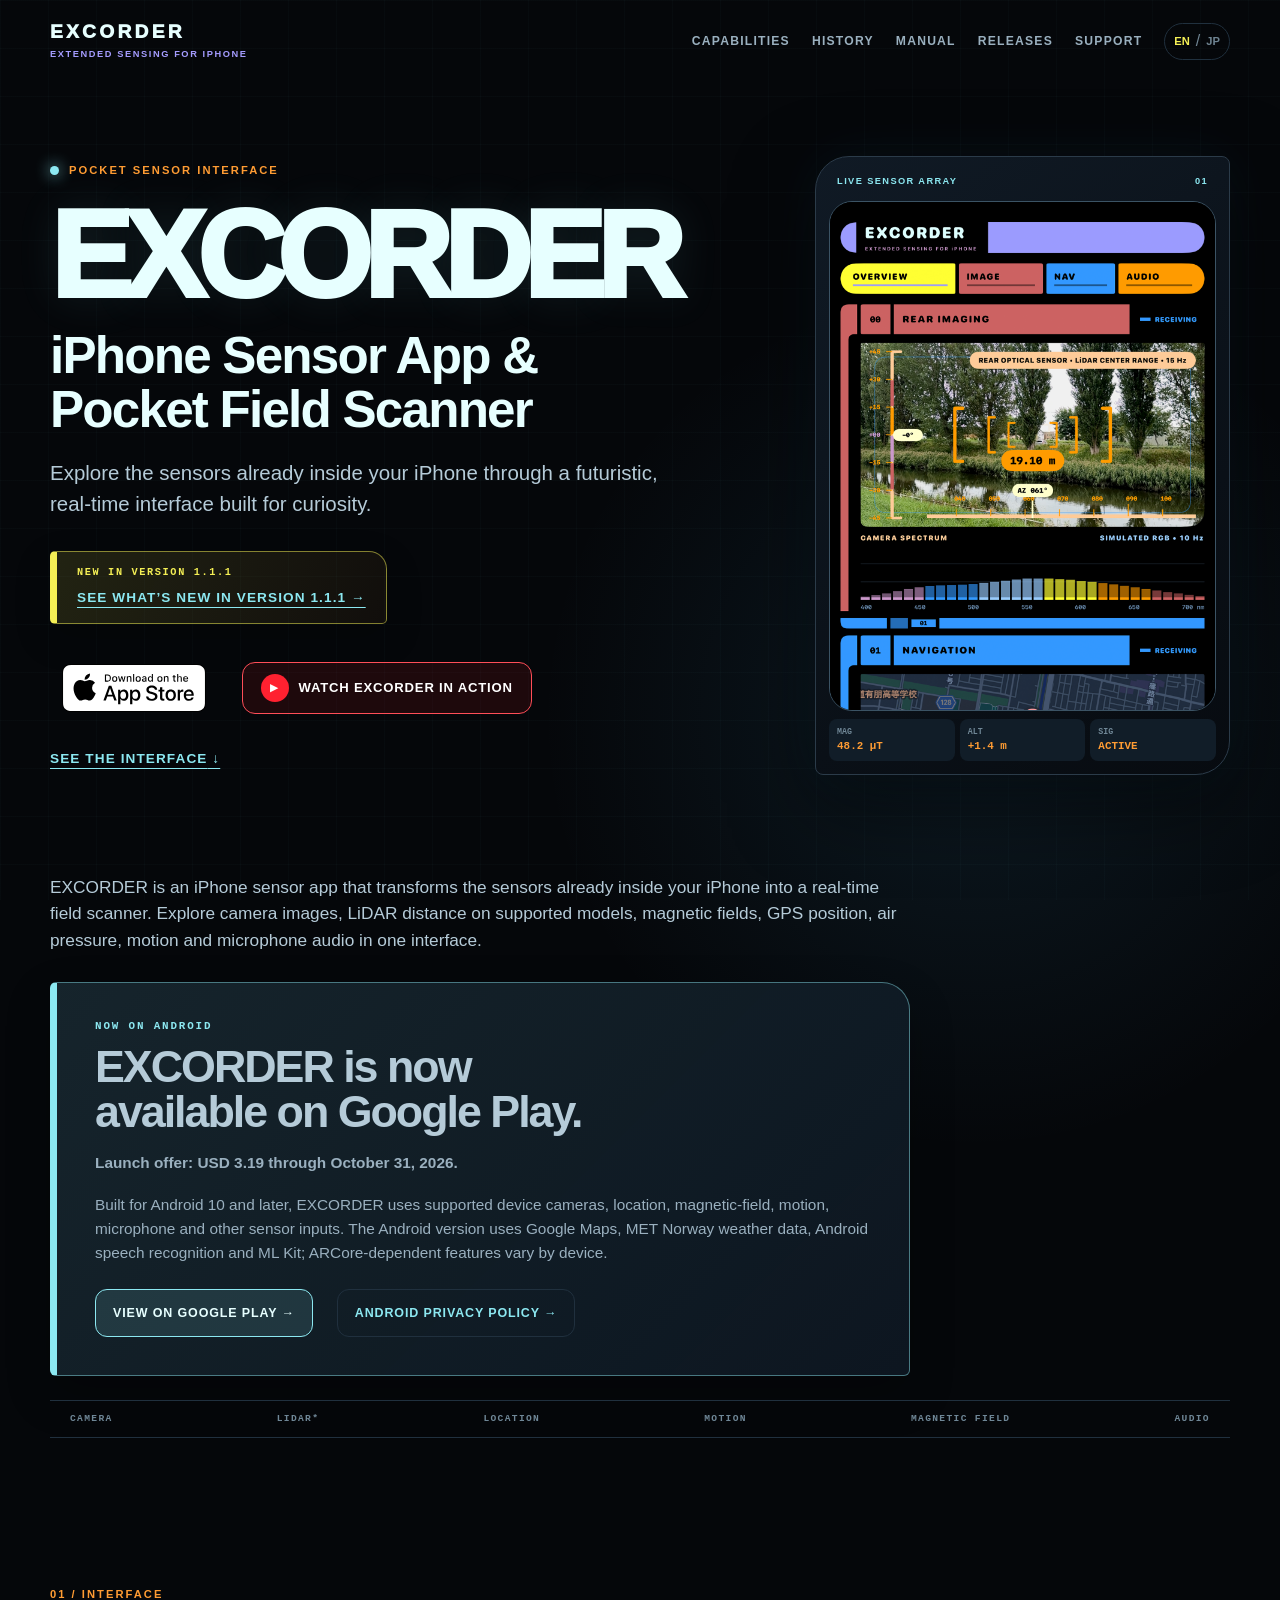
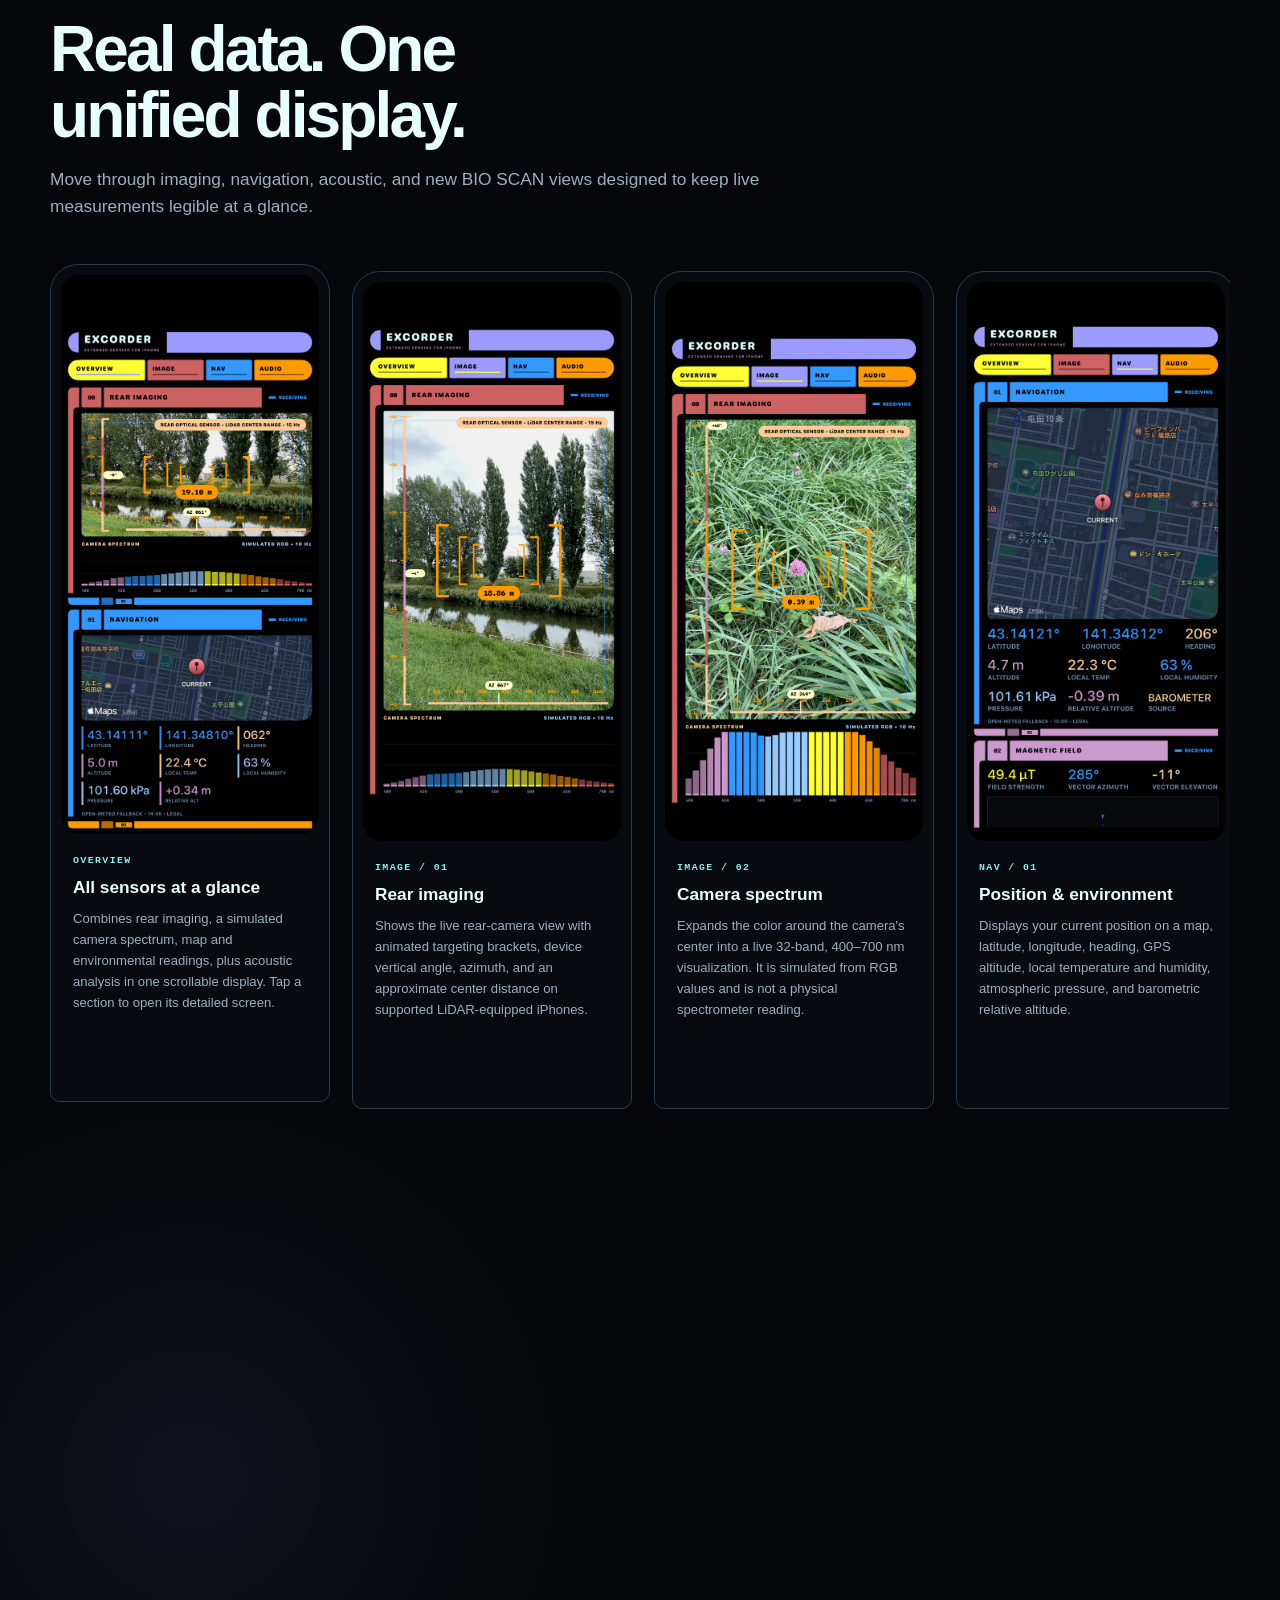
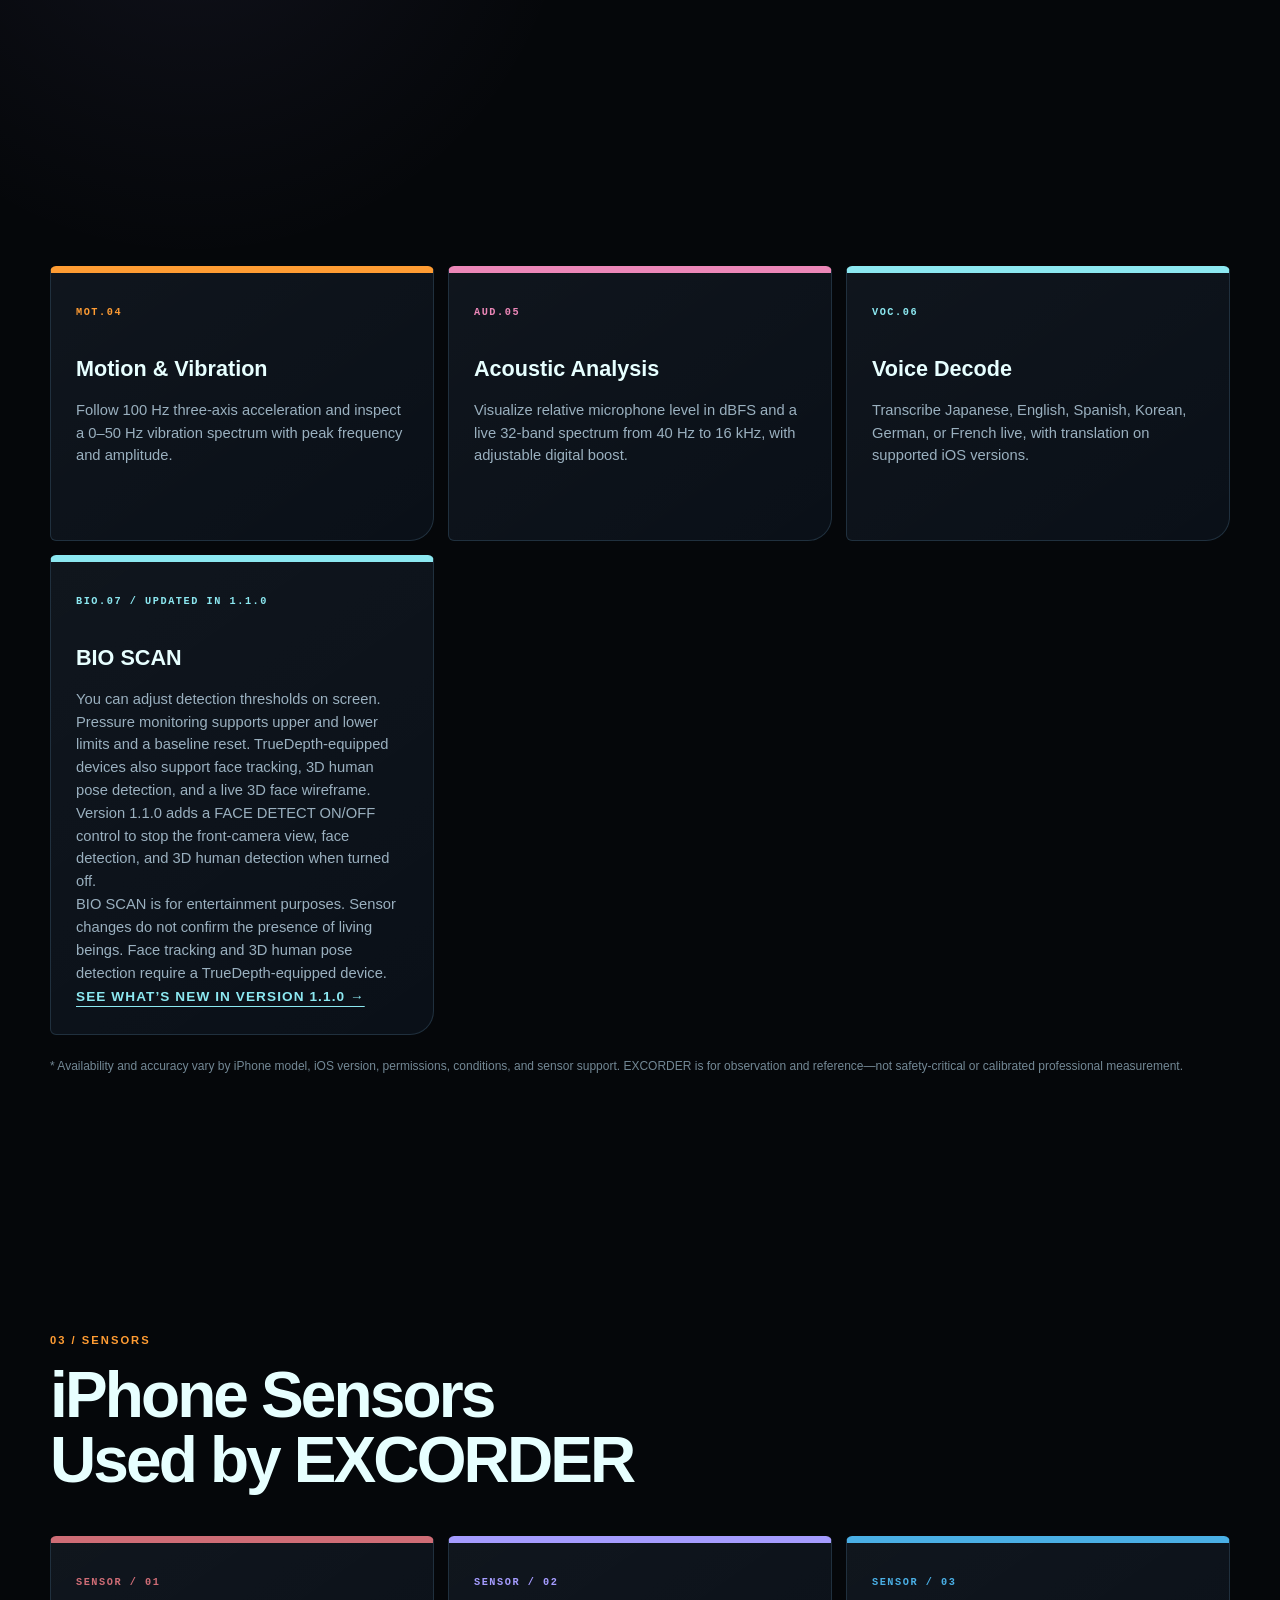
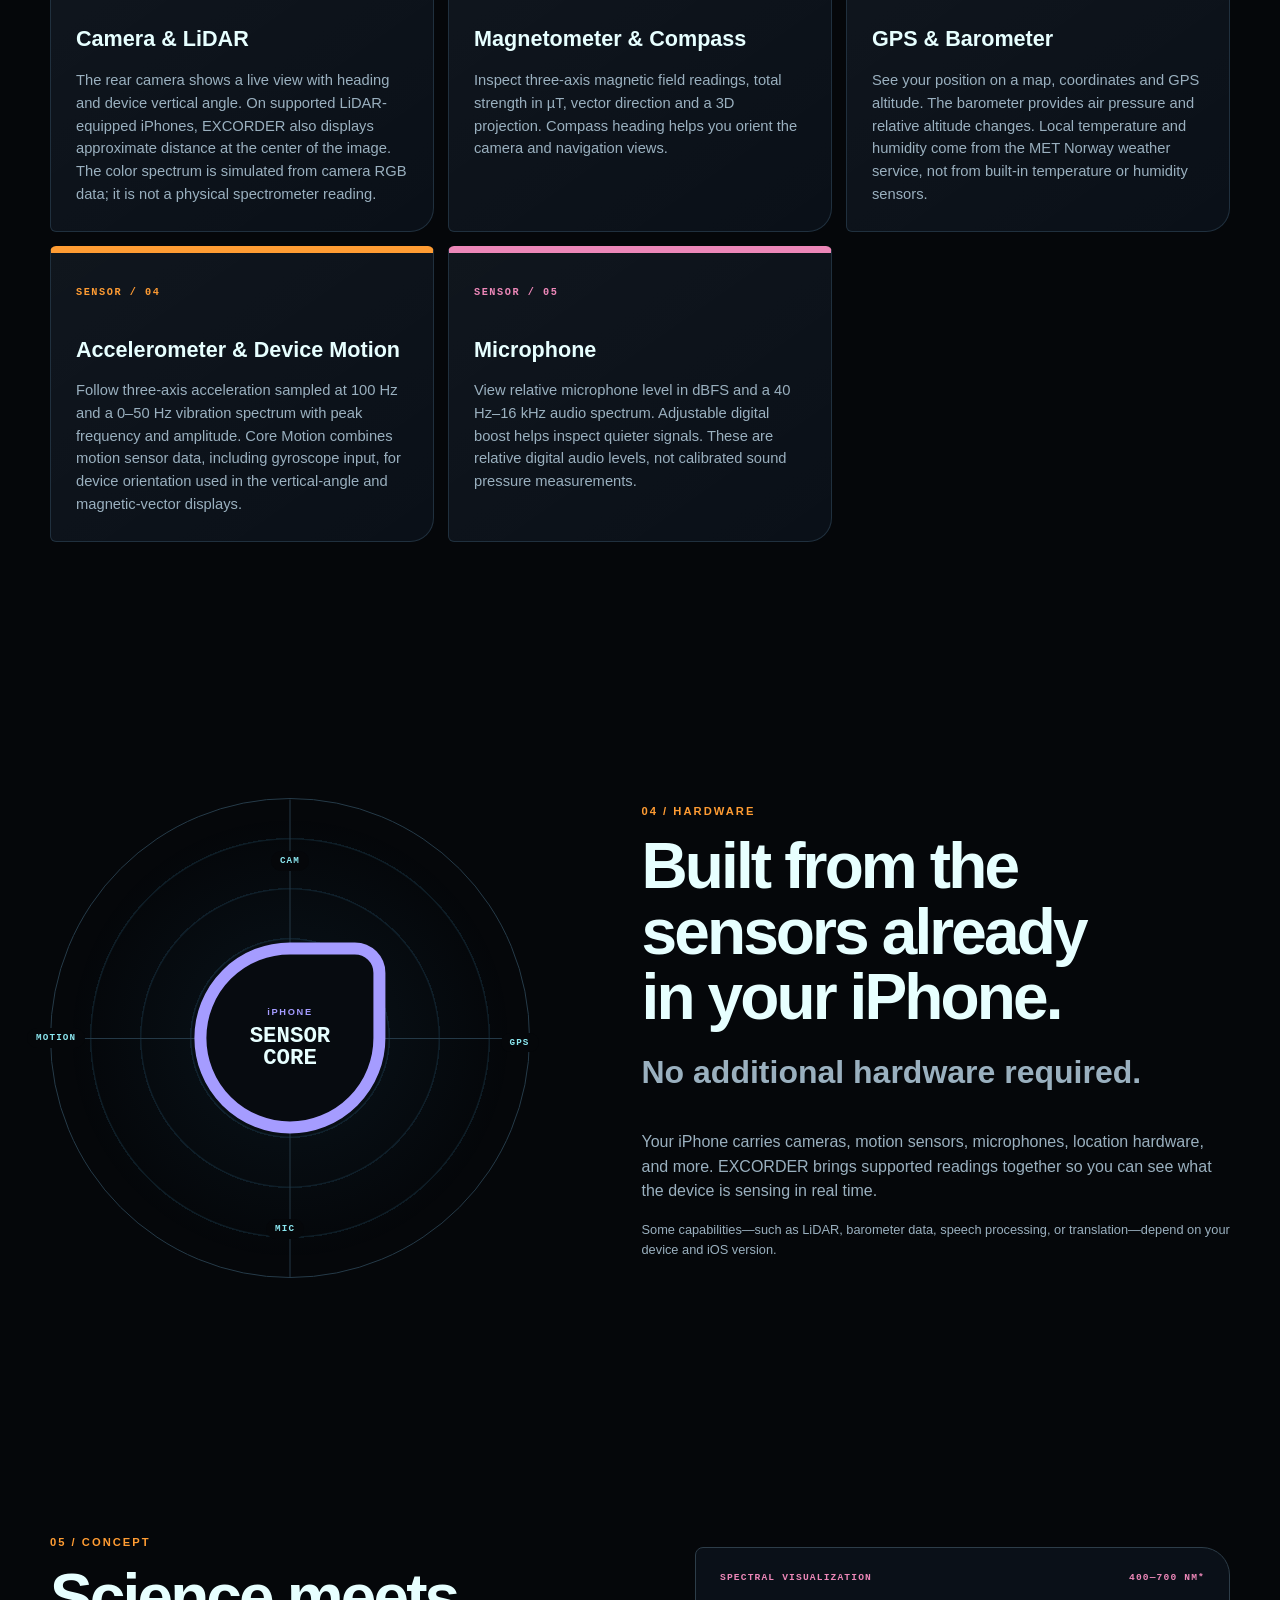
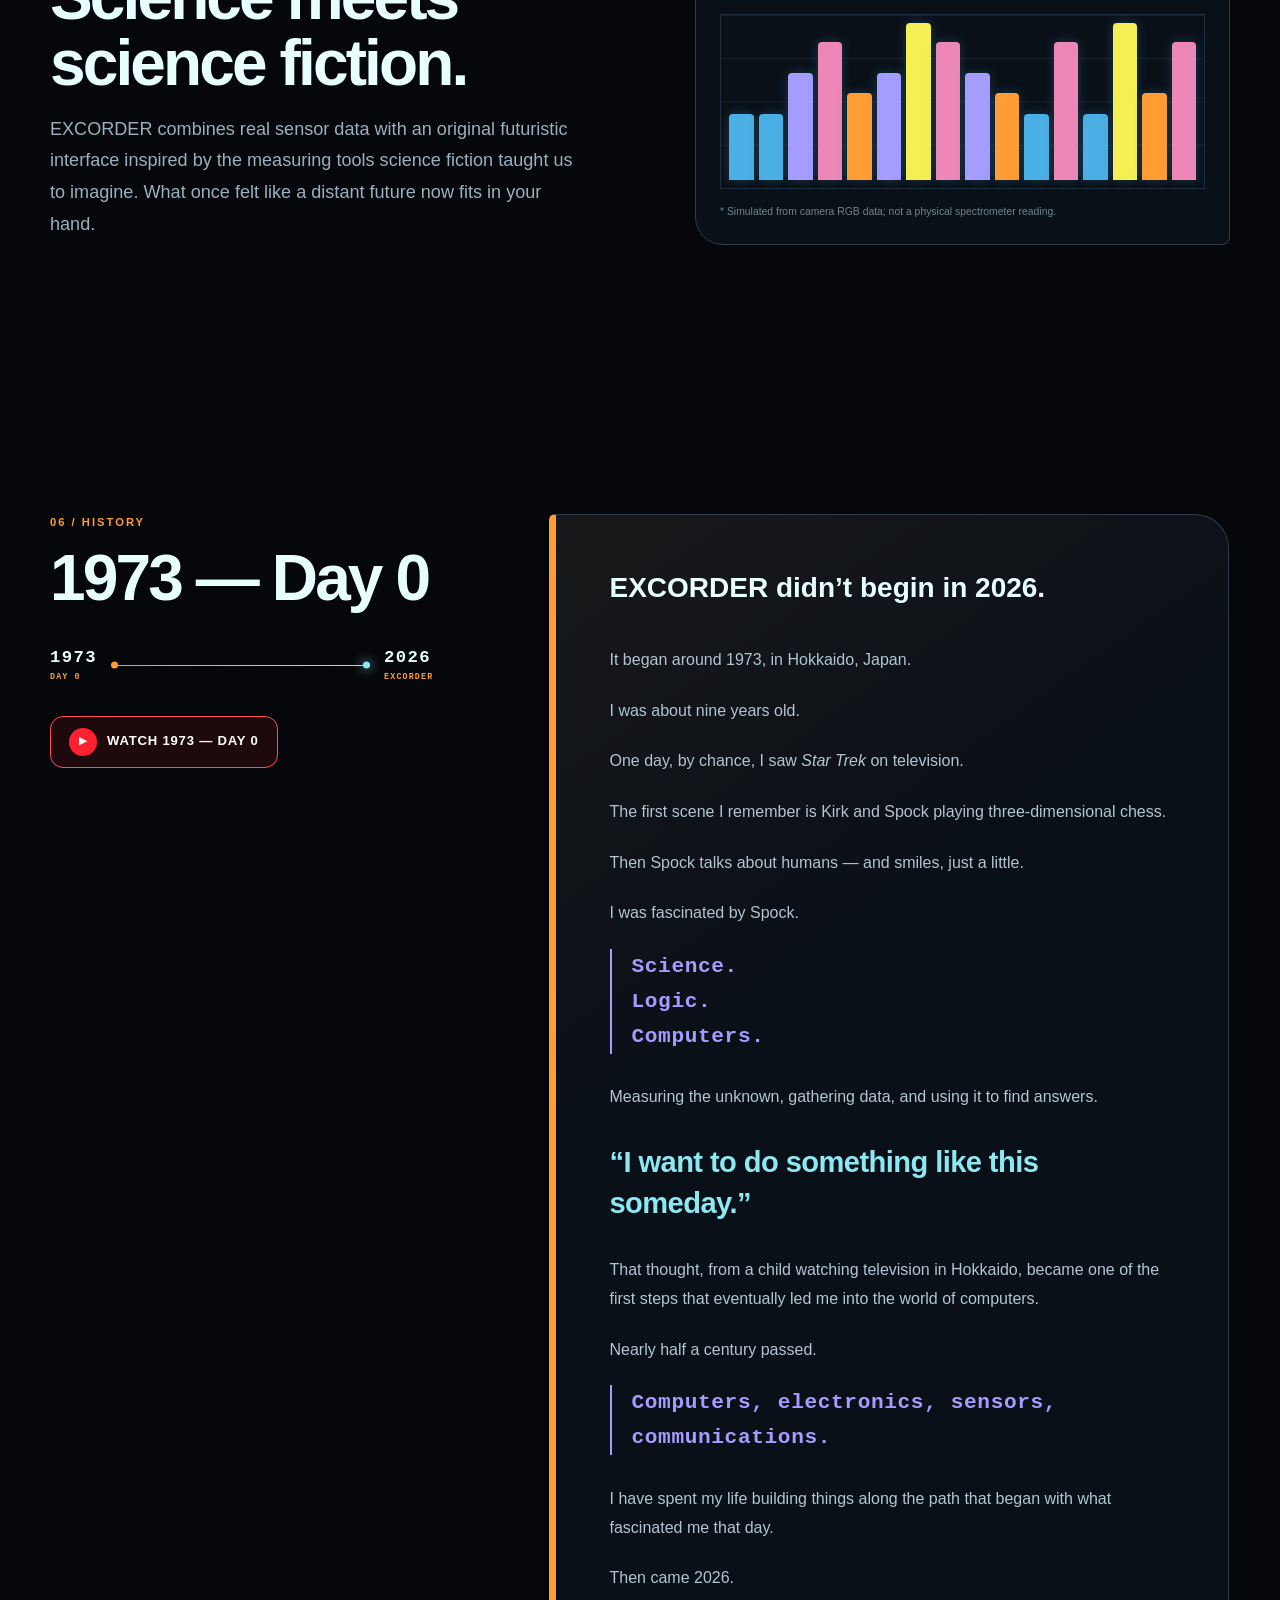
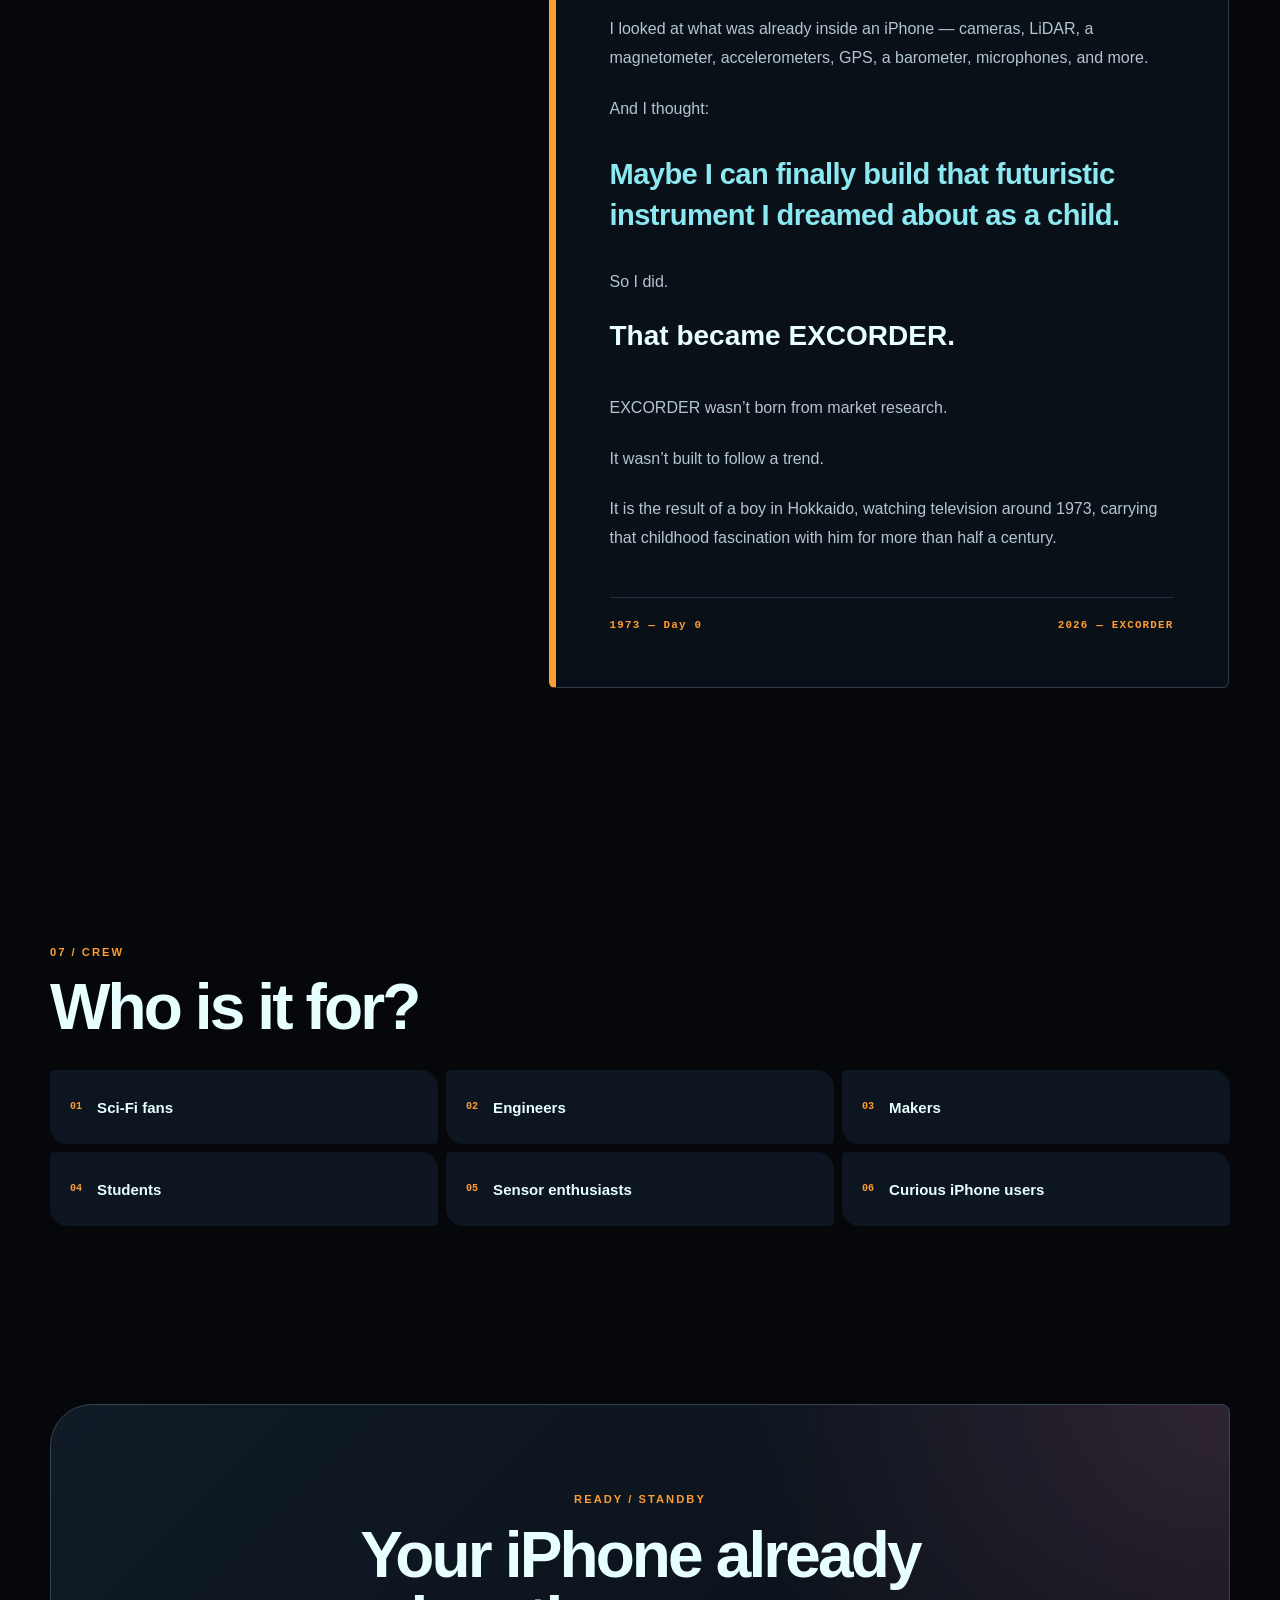
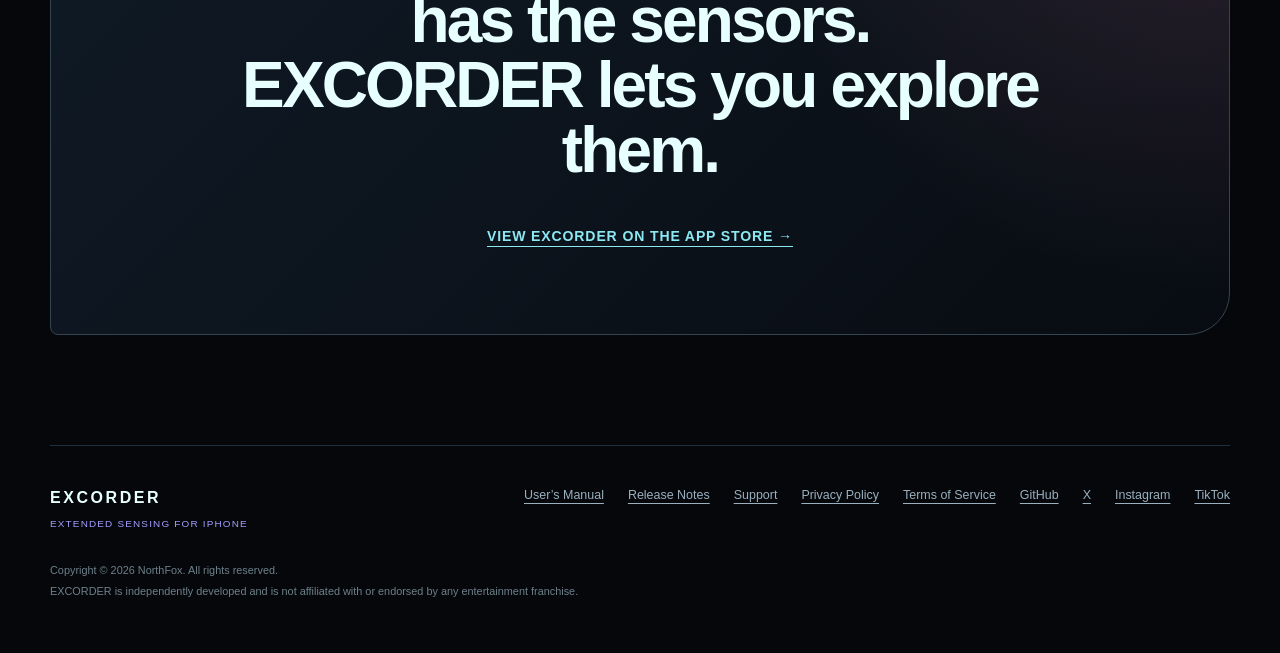
<file: index.html>
<!doctype html>
<html lang="en">
<head>
    <meta charset="utf-8">
    <meta name="viewport" content="width=device-width, initial-scale=1">
    <title>EXCORDER — iPhone Sensor App &amp; Field Scanner</title>
    <meta name="description" content="EXCORDER is an iPhone sensor app that visualizes camera, LiDAR, magnetic field, GPS, barometer, motion and microphone data in a real-time pocket field scanner.">
    <meta name="theme-color" content="#05070a">
    <link rel="canonical" href="https://northfoxjp.github.io/excorder/">
    <link rel="alternate" hreflang="en" href="https://northfoxjp.github.io/excorder/">
    <link rel="alternate" hreflang="ja" href="https://northfoxjp.github.io/excorder/ja/">
    <link rel="alternate" hreflang="x-default" href="https://northfoxjp.github.io/excorder/">
    <link rel="icon" type="image/png" href="assets/icons/excorder-icon.png">
    <link rel="apple-touch-icon" href="assets/icons/excorder-icon.png">
    <meta property="og:locale" content="en_US">
    <meta property="og:locale:alternate" content="ja_JP">
    <meta property="og:type" content="website">
    <meta property="og:site_name" content="EXCORDER">
    <meta property="og:title" content="EXCORDER — iPhone Sensor App &amp; Field Scanner">
    <meta property="og:description" content="EXCORDER is an iPhone sensor app that visualizes camera, LiDAR, magnetic field, GPS, barometer, motion and microphone data in a real-time pocket field scanner.">
    <meta property="og:url" content="https://northfoxjp.github.io/excorder/">
    <meta property="og:image" content="https://northfoxjp.github.io/excorder/assets/og/excorder-og.png">
    <meta property="og:image:width" content="1200">
    <meta property="og:image:height" content="630">
    <meta property="og:image:alt" content="EXCORDER — Extended Sensing for iPhone">
    <meta name="twitter:card" content="summary_large_image">
    <meta name="twitter:site" content="@_NorthFox">
    <meta name="twitter:title" content="EXCORDER — iPhone Sensor App &amp; Field Scanner">
    <meta name="twitter:description" content="EXCORDER is an iPhone sensor app that visualizes camera, LiDAR, magnetic field, GPS, barometer, motion and microphone data in a real-time pocket field scanner.">
    <meta name="twitter:image" content="https://northfoxjp.github.io/excorder/assets/og/excorder-og.png">
    <script type="application/ld+json">
{
  "@context": "https://schema.org",
  "@type": "SoftwareApplication",
  "@id": "https://northfoxjp.github.io/excorder/#app",
  "name": "EXCORDER",
  "operatingSystem": "iOS",
  "softwareVersion": "1.1.1",
  "description": "EXCORDER is an iPhone sensor app that visualizes camera, LiDAR, magnetic field, GPS, barometer, motion and microphone data in a real-time pocket field scanner.",
  "url": "https://northfoxjp.github.io/excorder/",
  "downloadUrl": "https://apps.apple.com/app/id6806745218"
}
    </script>
    <link rel="stylesheet" href="landing.css?v=20261009-1">
    <script src="landing.js" defer></script>
</head>
<body>
    <a class="skip-link" href="#main"><span>Skip to content</span></a>
    <header class="topbar">
        <a class="wordmark" href="index.html" aria-label="EXCORDER home"><span>EXCORDER</span><small>Extended Sensing for iPhone</small></a>
        <nav class="topnav" aria-label="Primary navigation">
            <a href="#capabilities"><span>Capabilities</span></a>
            <a href="#history"><span>History</span></a>
            <a href="manual.html"><span>Manual</span></a>
            <a href="releases.html"><span>Releases</span></a>
            <a href="support.html"><span>Support</span></a>
            <div class="language-switch" role="group" aria-label="Language"><a href="index.html" lang="en" hreflang="en" aria-current="page">EN</a><span aria-hidden="true">/</span><a href="ja/index.html" lang="ja" hreflang="ja">JP</a></div>
        </nav>
    </header>

    <main id="main">
        <section class="hero">
            <div class="hero-copy reveal">
                <p class="eyebrow"><span class="status-dot" aria-hidden="true"></span><span>Pocket sensor interface</span></p>
                <h1><span class="hero-brand">EXCORDER</span> <span class="hero-title">iPhone Sensor App &amp; Pocket Field Scanner</span></h1>

                <p class="hero-lead">Explore the sensors already inside your iPhone through a futuristic, real-time interface built for curiosity.</p>

                <div class="release-notice">
                    <span class="release-notice-label">NEW IN VERSION 1.1.1</span>
                    <a class="text-link" href="releases.html#version-1-1-1">See what’s new in version 1.1.1 →</a>
                </div>

                <div class="hero-actions">
                    <a class="app-store-badge-link" href="https://apps.apple.com/app/id6806745218" target="_blank" rel="noopener noreferrer"><img class="app-store-badge" src="assets/badges/download-on-the-app-store-white-en.svg" alt="Download EXCORDER on the App Store" width="120" height="40"></a>
                    <a class="video-link" href="https://youtube.com/shorts/DPodEFBiy1k?feature=share" target="_blank" rel="noopener noreferrer"><span class="play-mark" aria-hidden="true">▶</span><span>Watch EXCORDER in action</span></a>
                    <a class="text-link" href="#screenshots"><span>See the interface</span><span aria-hidden="true"> ↓</span></a>
                </div>
            </div>
            <div class="hero-instrument reveal" aria-label="EXCORDER application preview">
                <div class="instrument-label"><span>LIVE SENSOR ARRAY</span><span>01</span></div>
                <div class="phone-shell"><img src="assets/screenshots/overview.png" alt="EXCORDER overview combining camera, navigation and acoustic sensor panels" width="1284" height="2778"></div>
                <div class="readout-row" aria-hidden="true"><span>MAG <b>48.2 µT</b></span><span>ALT <b>+1.4 m</b></span><span>SIG <b>ACTIVE</b></span></div>
            </div>
        </section>

        <div class="sensor-intro">
            <p>EXCORDER is an iPhone sensor app that transforms the sensors already inside your iPhone into a real-time field scanner. Explore camera images, LiDAR distance on supported models, magnetic fields, GPS position, air pressure, motion and microphone audio in one interface.</p>
            <div class="android-release">
                <p class="android-release-label">NOW ON ANDROID</p>
                <h2>EXCORDER is now available on Google Play.</h2>
                <p class="android-release-offer"><strong>Launch offer: USD 3.19 through October 31, 2026.</strong></p>
                <p>Built for Android 10 and later, EXCORDER uses supported device cameras, location, magnetic-field, motion, microphone and other sensor inputs. The Android version uses Google Maps, MET Norway weather data, Android speech recognition and ML Kit; ARCore-dependent features vary by device.</p>
                <div class="android-release-actions">
                    <a class="google-play-link" href="https://play.google.com/store/apps/details?id=org.northfox.excorder.android" target="_blank" rel="noopener noreferrer">View on Google Play →</a>
                    <a class="android-privacy-link" href="android/privacy.html">Android Privacy Policy →</a>
                </div>
            </div>
        </div>

        <section class="signal-strip" aria-label="EXCORDER capability summary"><span>CAMERA</span><span>LIDAR*</span><span>LOCATION</span><span>MOTION</span><span>MAGNETIC FIELD</span><span>AUDIO</span></section>

        <section class="section screenshots-section" id="screenshots">
            <div class="section-heading reveal">
                <p class="section-index">01 / INTERFACE</p>
                <h2>Real data. One unified display.</h2>
                <p>Move through imaging, navigation, acoustic, and new BIO SCAN views designed to keep live measurements legible at a glance.</p>
            </div>
            <div class="screenshot-rail reveal" role="region" aria-label="EXCORDER screenshots and screen descriptions" tabindex="0">
                <figure class="shot shot--featured">
                    <div class="shot-media"><img src="assets/screenshots/overview.png" alt="EXCORDER overview combining camera, navigation and acoustic sensor panels" width="1284" height="2778" loading="lazy"></div>
                    <figcaption><span class="shot-code">OVERVIEW</span><strong>All sensors at a glance</strong><p>Combines rear imaging, a simulated camera spectrum, map and environmental readings, plus acoustic analysis in one scrollable display. Tap a section to open its detailed screen.</p></figcaption>
                </figure>
                <figure class="shot">
                    <div class="shot-media"><img src="assets/screenshots/imaging-1.png" alt="EXCORDER rear-camera view with targeting brackets, heading and distance readout" width="1284" height="2778" loading="lazy"></div>
                    <figcaption><span class="shot-code">IMAGE / 01</span><strong>Rear imaging</strong><p>Shows the live rear-camera view with animated targeting brackets, device vertical angle, azimuth, and an approximate center distance on supported LiDAR-equipped iPhones.</p></figcaption>
                </figure>
                <figure class="shot">
                    <div class="shot-media"><img src="assets/screenshots/imaging-2.png" alt="EXCORDER camera color spectrum simulated from RGB values" width="1284" height="2778" loading="lazy"></div>
                    <figcaption><span class="shot-code">IMAGE / 02</span><strong>Camera spectrum</strong><p>Expands the color around the camera's center into a live 32-band, 400–700 nm visualization. It is simulated from RGB values and is not a physical spectrometer reading.</p></figcaption>
                </figure>
                <figure class="shot">
                    <div class="shot-media"><img src="assets/screenshots/navigation-1.png" alt="EXCORDER map, coordinates, altitude and environmental readings" width="1284" height="2778" loading="lazy"></div>
                    <figcaption><span class="shot-code">NAV / 01</span><strong>Position &amp; environment</strong><p>Displays your current position on a map, latitude, longitude, heading, GPS altitude, local temperature and humidity, atmospheric pressure, and barometric relative altitude.</p></figcaption>
                </figure>
                <figure class="shot">
                    <div class="shot-media"><img src="assets/screenshots/navigation-2.png" alt="EXCORDER three-axis magnetic field, acceleration trace and vibration spectrum" width="1284" height="2778" loading="lazy"></div>
                    <figcaption><span class="shot-code">NAV / 02</span><strong>Magnetic field &amp; motion</strong><p>Visualizes three-axis magnetic readings, total strength, vector direction, and a 3D projection. Magnetic strength is shown in µT (microteslas); 1 µT is one millionth of a tesla. A 100 Hz acceleration trace and 0–50 Hz vibration spectrum reveal peak frequency and amplitude.</p></figcaption>
                </figure>
                <figure class="shot">
                    <div class="shot-media"><img src="assets/screenshots/audio.png" alt="EXCORDER microphone level, audio spectrum and Voice Decode panel" width="1284" height="2778" loading="lazy"></div>
                    <figcaption><span class="shot-code">AUDIO</span><strong>Acoustic &amp; voice decode</strong><p>Shows relative microphone level in dBFS, a 40 Hz–16 kHz spectrum, and adjustable digital boost. Voice Decode adds live transcription in six languages and translation on supported iOS versions.</p></figcaption>
                </figure>
                <figure class="shot">
                    <div class="shot-media"><img src="assets/screenshots/DETECTED.png" alt="BIO SCAN sensor readings with a DETECTED alert and 3D face wireframe" width="1290" height="2796" loading="lazy"></div>
                    <figcaption><span class="shot-code">BIO SCAN / 1.0.5</span><strong>Detect changes with BIO SCAN</strong><p>New in version 1.0.5. Visualize changes in magnetic fields, low- and high-frequency audio, Bluetooth LE signal strength, and air pressure, with visual alerts, sound effects, and vibration on detection.</p></figcaption>
                </figure>
            </div>
            <p class="swipe-note">Swipe to explore screens →</p>
        </section>

        <section class="section" id="capabilities">
            <div class="section-heading reveal"><p class="section-index">02 / CAPABILITIES</p><h2>What can EXCORDER do?</h2><p>Live tools grounded in the capabilities implemented in the app.</p></div>
            <div class="capability-grid">
                <article class="capability-card reveal accent-red"><span class="card-code">IMG.01</span><h3>Imaging &amp; Range</h3><p>See a live rear-camera view with azimuth, vertical angle, approximate center distance on supported LiDAR devices, and an RGB-derived simulated spectrum.</p></article>
                <article class="capability-card reveal accent-blue"><span class="card-code">NAV.02</span><h3>Location &amp; Environment</h3><p>View your position, coordinates, heading, GPS altitude, atmospheric pressure, relative altitude, and local weather context.</p></article>
                <article class="capability-card reveal accent-purple"><span class="card-code">MAG.03</span><h3>Magnetic Field</h3><p>Explore three-axis magnetic-field readings, total field strength, vector azimuth and elevation, plus a live 3D projection. Field strength is measured in µT (microteslas), where 1 µT equals one millionth of a tesla.</p></article>
                <article class="capability-card reveal accent-orange"><span class="card-code">MOT.04</span><h3>Motion &amp; Vibration</h3><p>Follow 100 Hz three-axis acceleration and inspect a 0–50 Hz vibration spectrum with peak frequency and amplitude.</p></article>
                <article class="capability-card reveal accent-pink"><span class="card-code">AUD.05</span><h3>Acoustic Analysis</h3><p>Visualize relative microphone level in dBFS and a live 32-band spectrum from 40 Hz to 16 kHz, with adjustable digital boost.</p></article>
                <article class="capability-card reveal accent-cyan"><span class="card-code">VOC.06</span><h3>Voice Decode</h3><p>Transcribe Japanese, English, Spanish, Korean, German, or French live, with translation on supported iOS versions.</p></article>
                <article class="capability-card reveal accent-cyan"><span class="card-code">BIO.07 / UPDATED IN 1.1.0</span><h3>BIO SCAN</h3><p>You can adjust detection thresholds on screen. Pressure monitoring supports upper and lower limits and a baseline reset. TrueDepth-equipped devices also support face tracking, 3D human pose detection, and a live 3D face wireframe. Version 1.1.0 adds a FACE DETECT ON/OFF control to stop the front-camera view, face detection, and 3D human detection when turned off.</p><p>BIO SCAN is for entertainment purposes. Sensor changes do not confirm the presence of living beings. Face tracking and 3D human pose detection require a TrueDepth-equipped device.</p><a class="text-link" href="releases.html#version-1-1-0">See what’s new in version 1.1.0 →</a></article>
            </div>
            <p class="technical-note reveal">* Availability and accuracy vary by iPhone model, iOS version, permissions, conditions, and sensor support. EXCORDER is for observation and reference—not safety-critical or calibrated professional measurement.</p>

        </section>

        <section class="section" id="sensors" aria-labelledby="sensors-heading">
            <div class="section-heading"><p class="section-index">03 / SENSORS</p><h2 id="sensors-heading">iPhone Sensors Used by EXCORDER</h2></div>
            <div class="capability-grid">
                <article class="capability-card accent-red"><span class="card-code">SENSOR / 01</span><h3>Camera &amp; LiDAR</h3><p>The rear camera shows a live view with heading and device vertical angle. On supported LiDAR-equipped iPhones, EXCORDER also displays approximate distance at the center of the image. The color spectrum is simulated from camera RGB data; it is not a physical spectrometer reading.</p></article>
                <article class="capability-card accent-purple"><span class="card-code">SENSOR / 02</span><h3>Magnetometer &amp; Compass</h3><p>Inspect three-axis magnetic field readings, total strength in µT, vector direction and a 3D projection. Compass heading helps you orient the camera and navigation views.</p></article>
                <article class="capability-card accent-blue"><span class="card-code">SENSOR / 03</span><h3>GPS &amp; Barometer</h3><p>See your position on a map, coordinates and GPS altitude. The barometer provides air pressure and relative altitude changes. Local temperature and humidity come from the MET Norway weather service, not from built-in temperature or humidity sensors.</p></article>
                <article class="capability-card accent-orange"><span class="card-code">SENSOR / 04</span><h3>Accelerometer &amp; Device Motion</h3><p>Follow three-axis acceleration sampled at 100 Hz and a 0–50 Hz vibration spectrum with peak frequency and amplitude. Core Motion combines motion sensor data, including gyroscope input, for device orientation used in the vertical-angle and magnetic-vector displays.</p></article>
                <article class="capability-card accent-pink"><span class="card-code">SENSOR / 05</span><h3>Microphone</h3><p>View relative microphone level in dBFS and a 40 Hz–16 kHz audio spectrum. Adjustable digital boost helps inspect quieter signals. These are relative digital audio levels, not calibrated sound pressure measurements.</p></article>
            </div>
        </section>

        <section class="section sensor-section">
            <div class="sensor-diagram reveal" aria-hidden="true"><div class="sensor-core"><span>iPHONE</span><strong>SENSOR<br>CORE</strong></div><span class="orbit orbit-a">CAM</span><span class="orbit orbit-b">GPS</span><span class="orbit orbit-c">MIC</span><span class="orbit orbit-d">MOTION</span></div>
            <div class="sensor-copy reveal"><p class="section-index">04 / HARDWARE</p><h2>Built from the sensors already in your iPhone.</h2><p class="large-statement">No additional hardware required.</p><p>Your iPhone carries cameras, motion sensors, microphones, location hardware, and more. EXCORDER brings supported readings together so you can see what the device is sensing in real time.</p><p class="muted">Some capabilities—such as LiDAR, barometer data, speech processing, or translation—depend on your device and iOS version.</p></div>
        </section>

        <section class="section science-section">
            <div class="science-copy reveal"><p class="section-index">05 / CONCEPT</p><h2>Science meets science fiction.</h2><p>EXCORDER combines real sensor data with an original futuristic interface inspired by the measuring tools science fiction taught us to imagine. What once felt like a distant future now fits in your hand.</p></div>
            <div class="spectrum-panel reveal" aria-label="Decorative sensor spectrum"><div class="spectrum-header"><span>SPECTRAL VISUALIZATION</span><span>400—700 NM*</span></div><div class="spectrum-bars" aria-hidden="true"><i></i><i></i><i></i><i></i><i></i><i></i><i></i><i></i><i></i><i></i><i></i><i></i><i></i><i></i><i></i><i></i></div><p>* Simulated from camera RGB data; not a physical spectrometer reading.</p></div>
        </section>

        <section class="section history-section" id="history">
            <div class="history-heading reveal">
                <p class="section-index">06 / HISTORY</p>
                <h2>1973 <span aria-hidden="true">—</span> Day 0</h2>
                <div class="history-timeline" aria-hidden="true">
                    <span><b>1973</b><small>DAY 0</small></span>
                    <i></i>
                    <span><b>2026</b><small>EXCORDER</small></span>
                </div>
                <a class="video-link history-video-link" href="https://youtube.com/shorts/T4DE4z_f4xc" target="_blank" rel="noopener noreferrer"><span class="play-mark" aria-hidden="true">▶</span><span>Watch 1973 — Day 0</span></a>
            </div>

            <article class="history-story reveal">
                <p class="history-lead">EXCORDER didn’t begin in 2026.</p>
                <p>It began around 1973, in Hokkaido, Japan.</p>
                <p>I was about nine years old.</p>
                <p>One day, by chance, I saw <cite>Star Trek</cite> on television.</p>
                <p>The first scene I remember is Kirk and Spock playing three-dimensional chess.</p>
                <p>Then Spock talks about humans — and smiles, just a little.</p>
                <p>I was fascinated by Spock.</p>
                <p class="history-manifesto">Science.<br>Logic.<br>Computers.</p>
                <p>Measuring the unknown, gathering data, and using it to find answers.</p>
                <blockquote>“I want to do something like this someday.”</blockquote>
                <p>That thought, from a child watching television in Hokkaido, became one of the first steps that eventually led me into the world of computers.</p>
                <p>Nearly half a century passed.</p>
                <p class="history-manifesto">Computers, electronics, sensors, communications.</p>
                <p>I have spent my life building things along the path that began with what fascinated me that day.</p>
                <p>Then came 2026.</p>
                <p>I looked at what was already inside an iPhone — cameras, LiDAR, a magnetometer, accelerometers, GPS, a barometer, microphones, and more.</p>
                <p>And I thought:</p>
                <blockquote>Maybe I can finally build that futuristic instrument I dreamed about as a child.</blockquote>
                <p>So I did.</p>
                <p class="history-lead">That became EXCORDER.</p>
                <p>EXCORDER wasn’t born from market research.</p>
                <p>It wasn’t built to follow a trend.</p>
                <p>It is the result of a boy in Hokkaido, watching television around 1973, carrying that childhood fascination with him for more than half a century.</p>
                <p class="history-signoff"><span>1973 — Day 0</span><span>2026 — EXCORDER</span></p>
            </article>


        </section>

        <section class="section audience-section">
            <div class="section-heading reveal"><p class="section-index">07 / CREW</p><h2>Who is it for?</h2></div>
            <div class="audience-grid reveal"><span><b>01</b><em>Sci-Fi fans</em></span><span><b>02</b><em>Engineers</em></span><span><b>03</b><em>Makers</em></span><span><b>04</b><em>Students</em></span><span><b>05</b><em>Sensor enthusiasts</em></span><span><b>06</b><em>Curious iPhone users</em></span></div>
        </section>

        <section class="final-cta reveal">
            <p class="section-index">READY / STANDBY</p><h2>Your iPhone already has the sensors.<br>EXCORDER lets you explore them.</h2>
            <a class="app-store-text-link" href="https://apps.apple.com/app/id6806745218" target="_blank" rel="noopener noreferrer"><span>View EXCORDER on the App Store →</span></a>
        </section>
    </main>

    <footer class="footer">
        <div class="footer-brand"><strong>EXCORDER</strong><span>Extended Sensing for iPhone</span></div>
        <nav aria-label="Footer navigation"><a href="manual.html">User’s Manual</a><a href="releases.html">Release Notes</a><a href="support.html">Support</a><a href="privacy.html">Privacy Policy</a><a href="terms.html">Terms of Service</a><a href="https://github.com/NorthFoxJp/excorder" target="_blank" rel="noopener noreferrer">GitHub</a><a href="https://x.com/_NorthFox" target="_blank" rel="noopener noreferrer" aria-label="NorthFox on X">X</a><a href="https://www.instagram.com/_northfox_/" target="_blank" rel="noopener noreferrer" aria-label="NorthFox on Instagram">Instagram</a><a href="https://www.tiktok.com/@_northfox" target="_blank" rel="noopener noreferrer" aria-label="NorthFox on TikTok">TikTok</a></nav>
        <div class="footer-meta"><p>Copyright © 2026 NorthFox. All rights reserved.</p><p>EXCORDER is independently developed and is not affiliated with or endorsed by any entertainment franchise.</p></div>
    </footer>
    <!-- Cloudflare Web Analytics -->
    <script type="module" src="https://static.cloudflareinsights.com/beacon.min.js" data-cf-beacon='{"token":"8728dedc37094d09b27d4a53fe823d76"}'></script>
    <!-- End Cloudflare Web Analytics -->
</body>
</html>
</file>
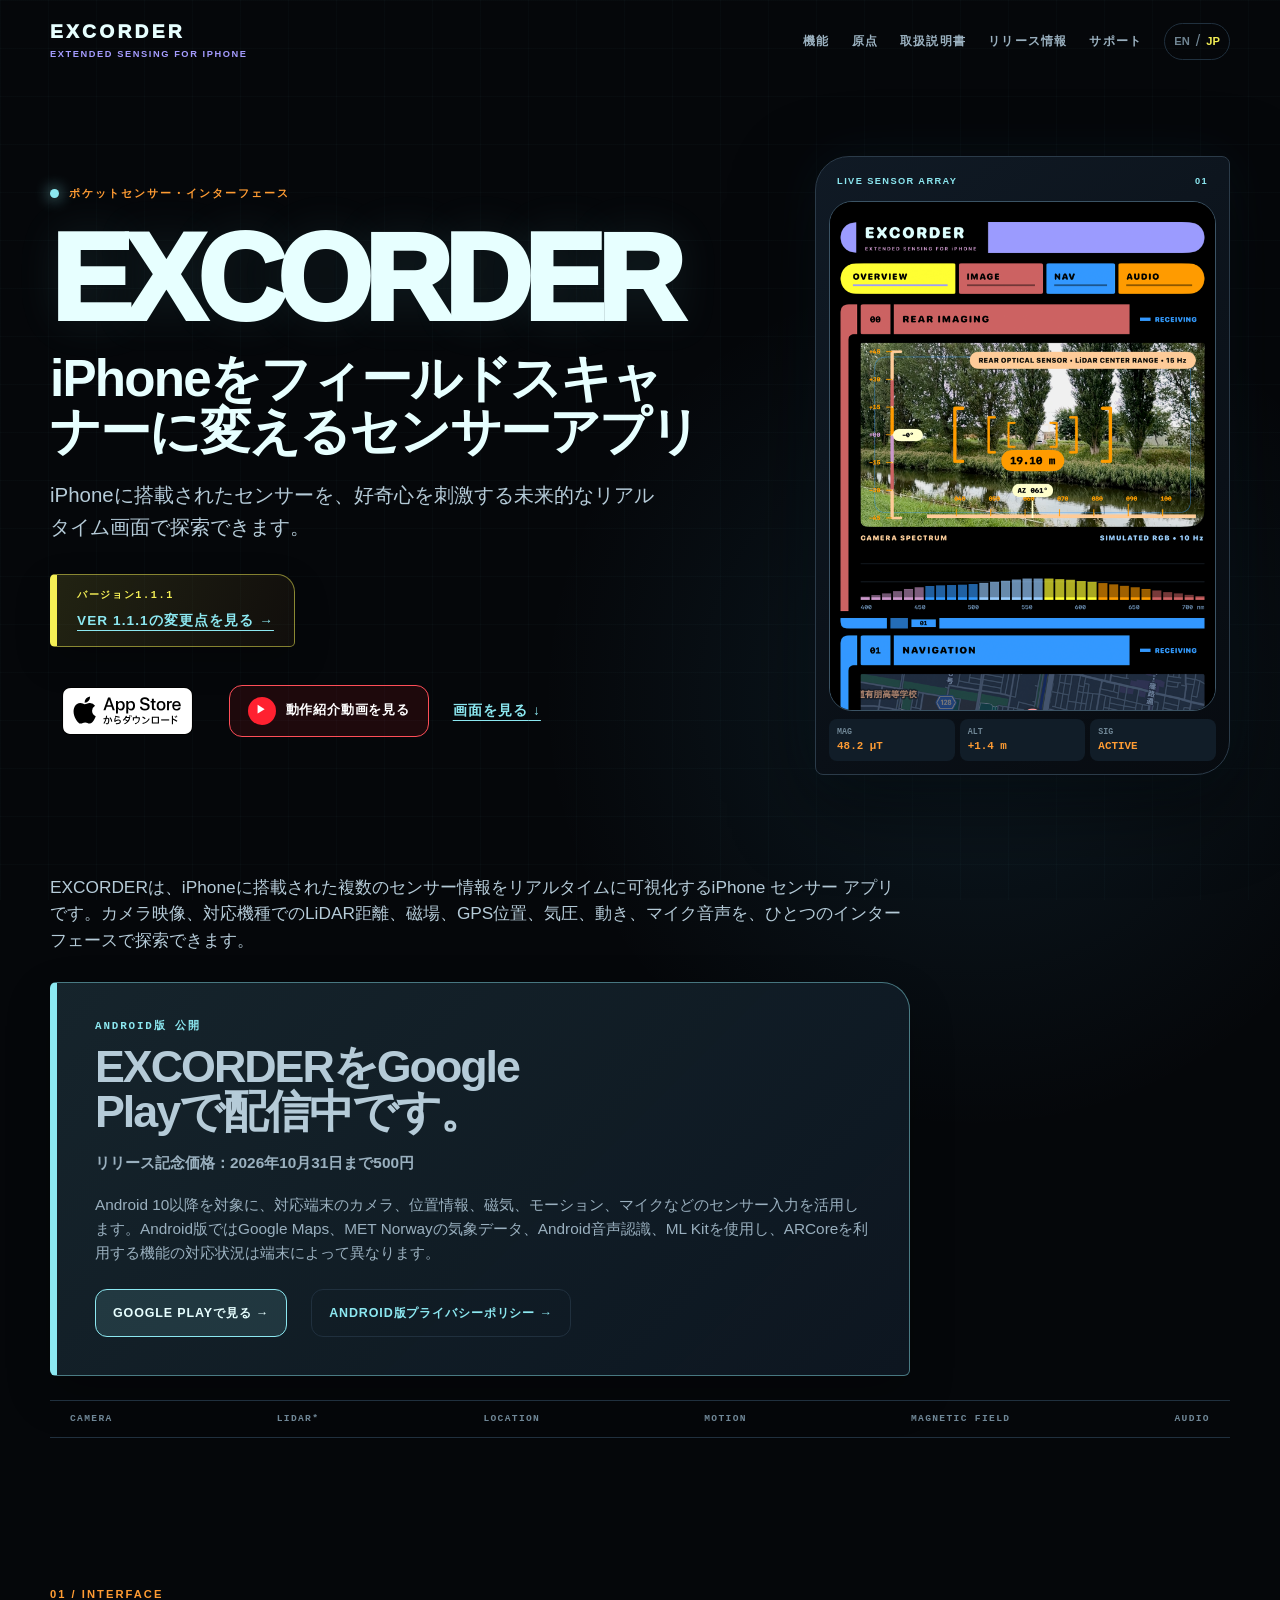
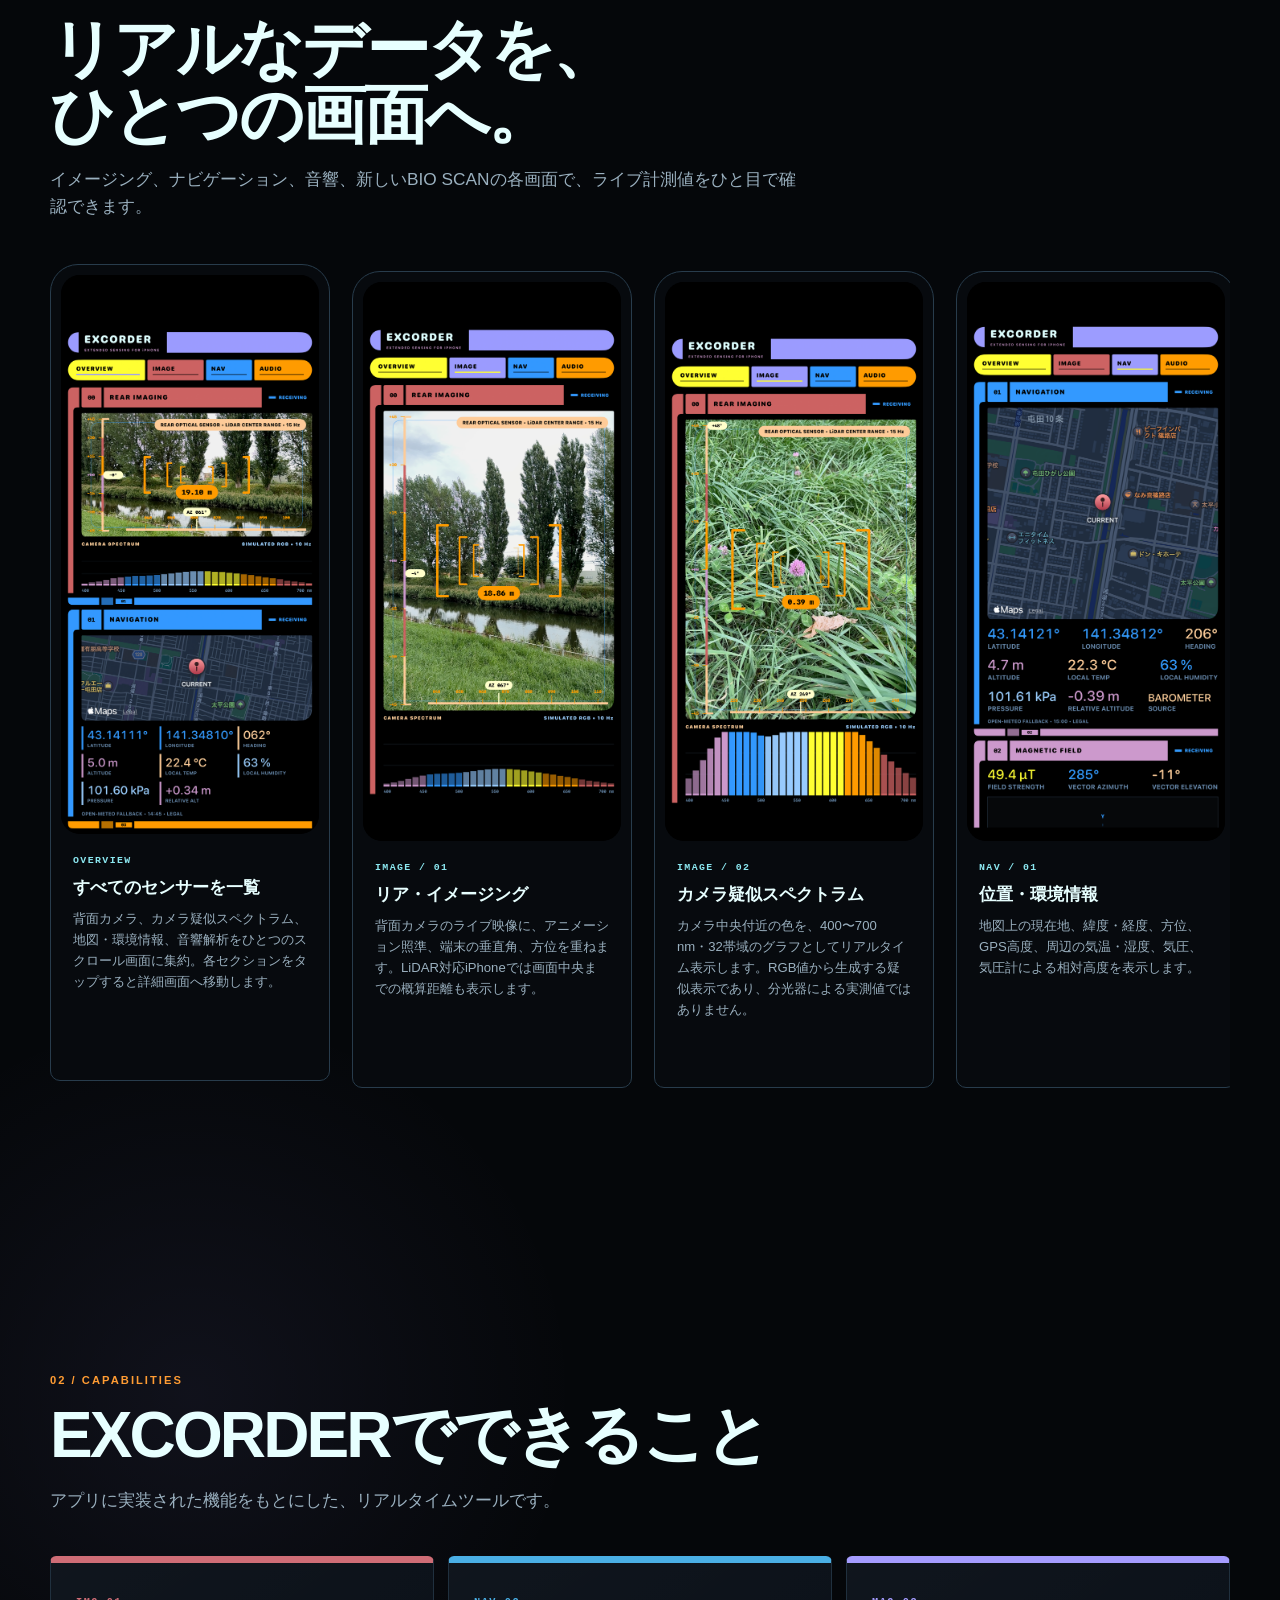
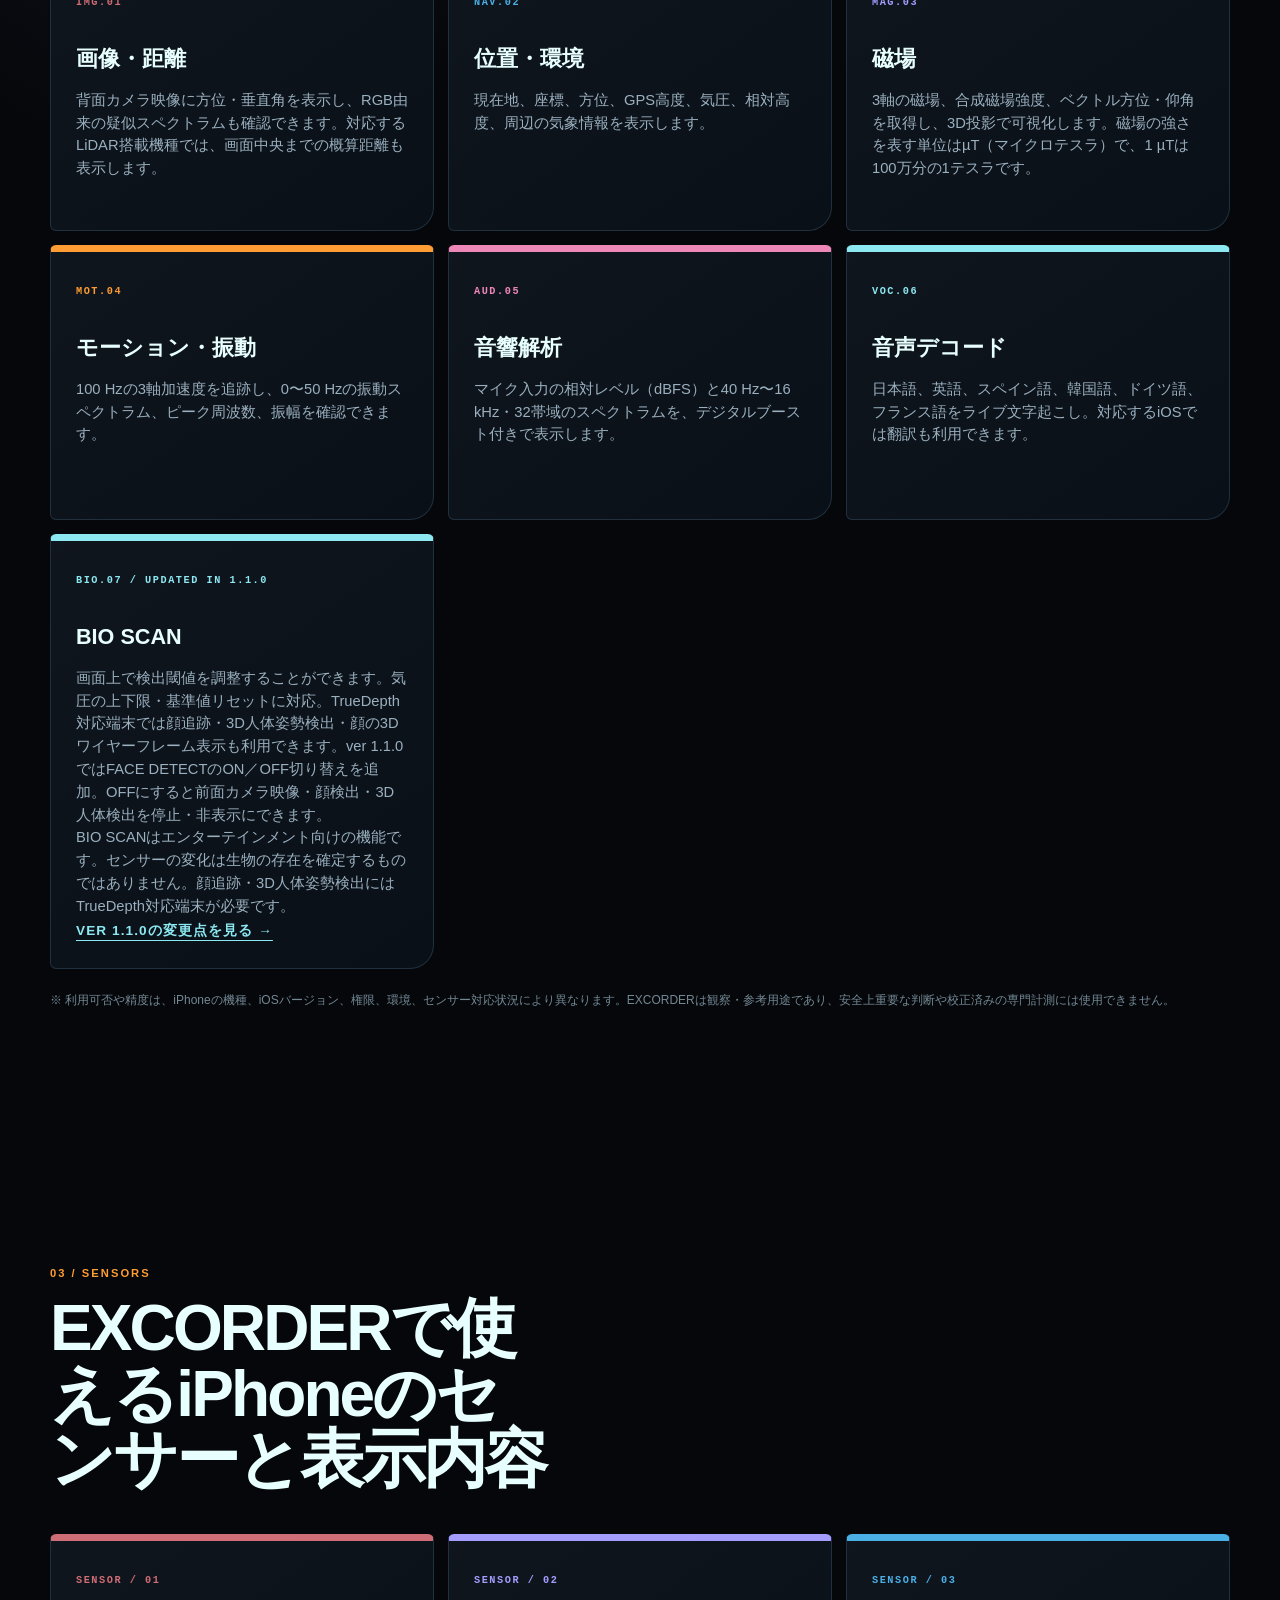
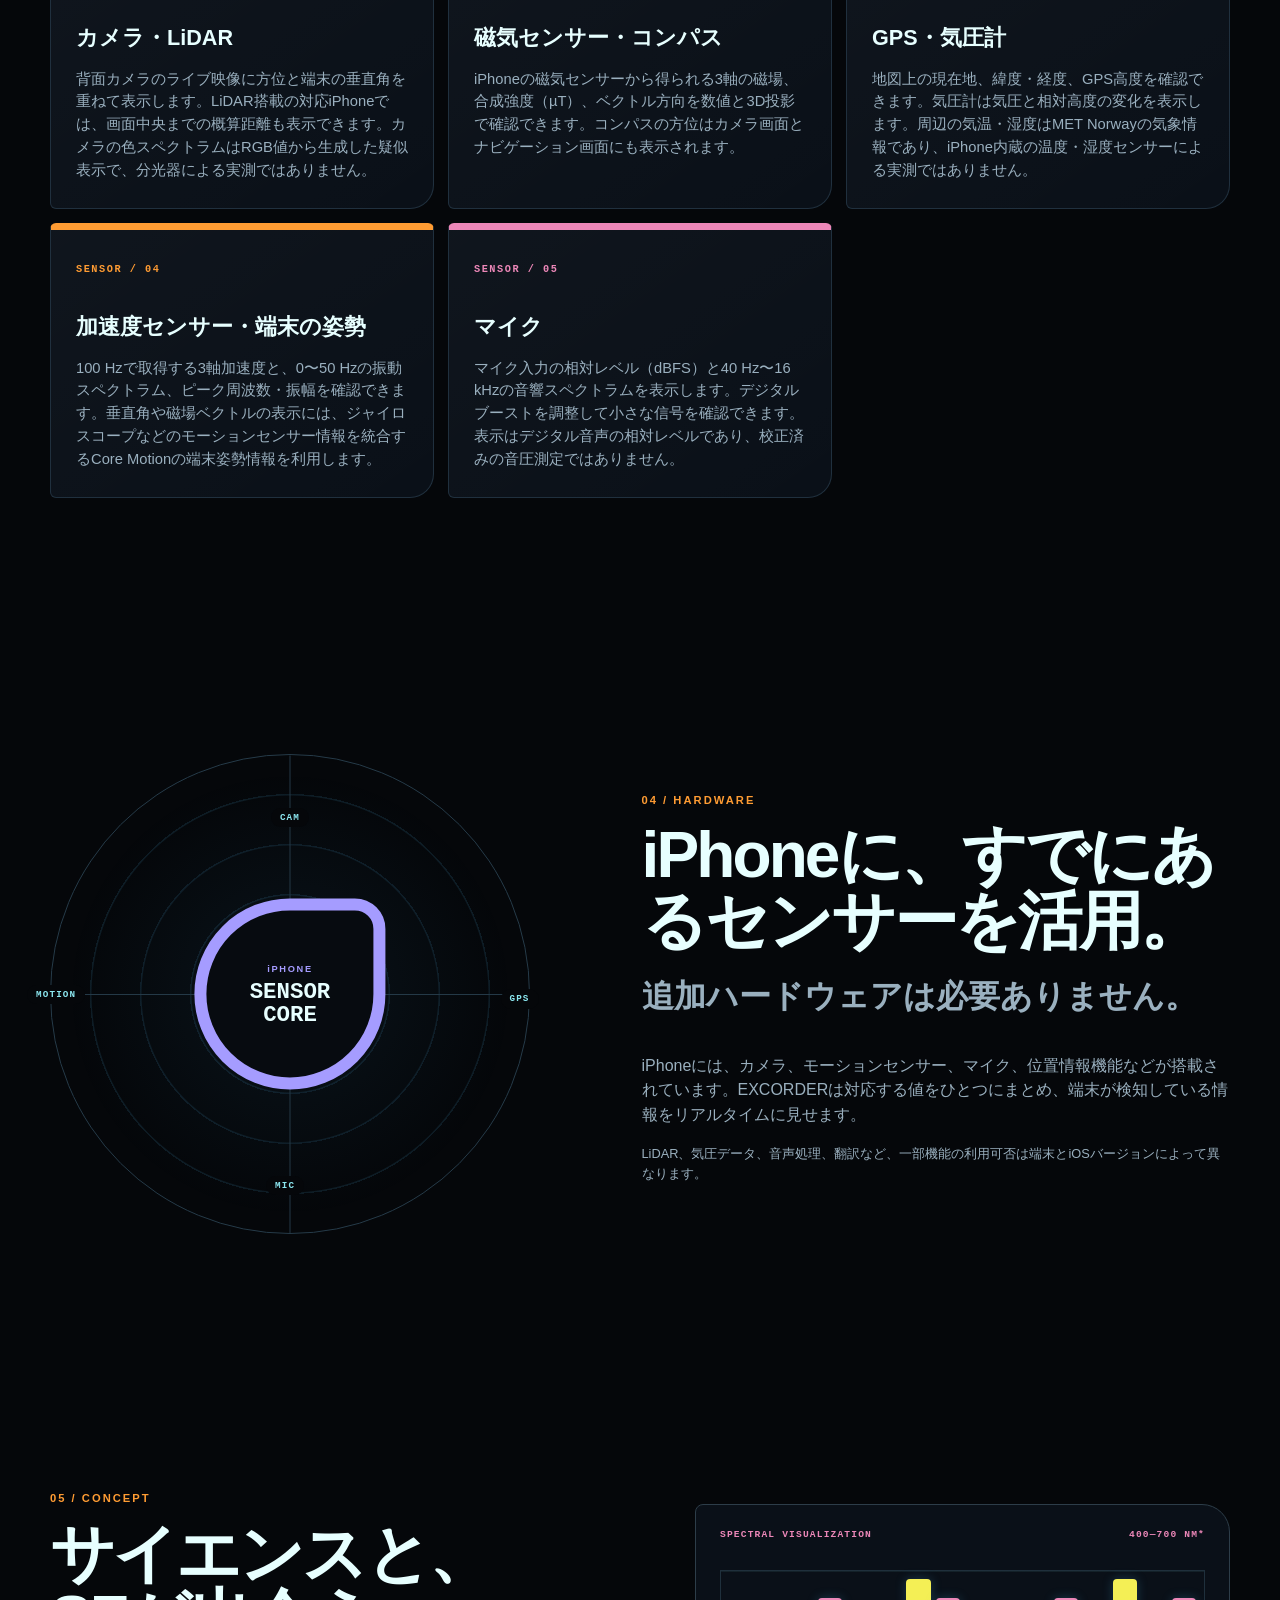
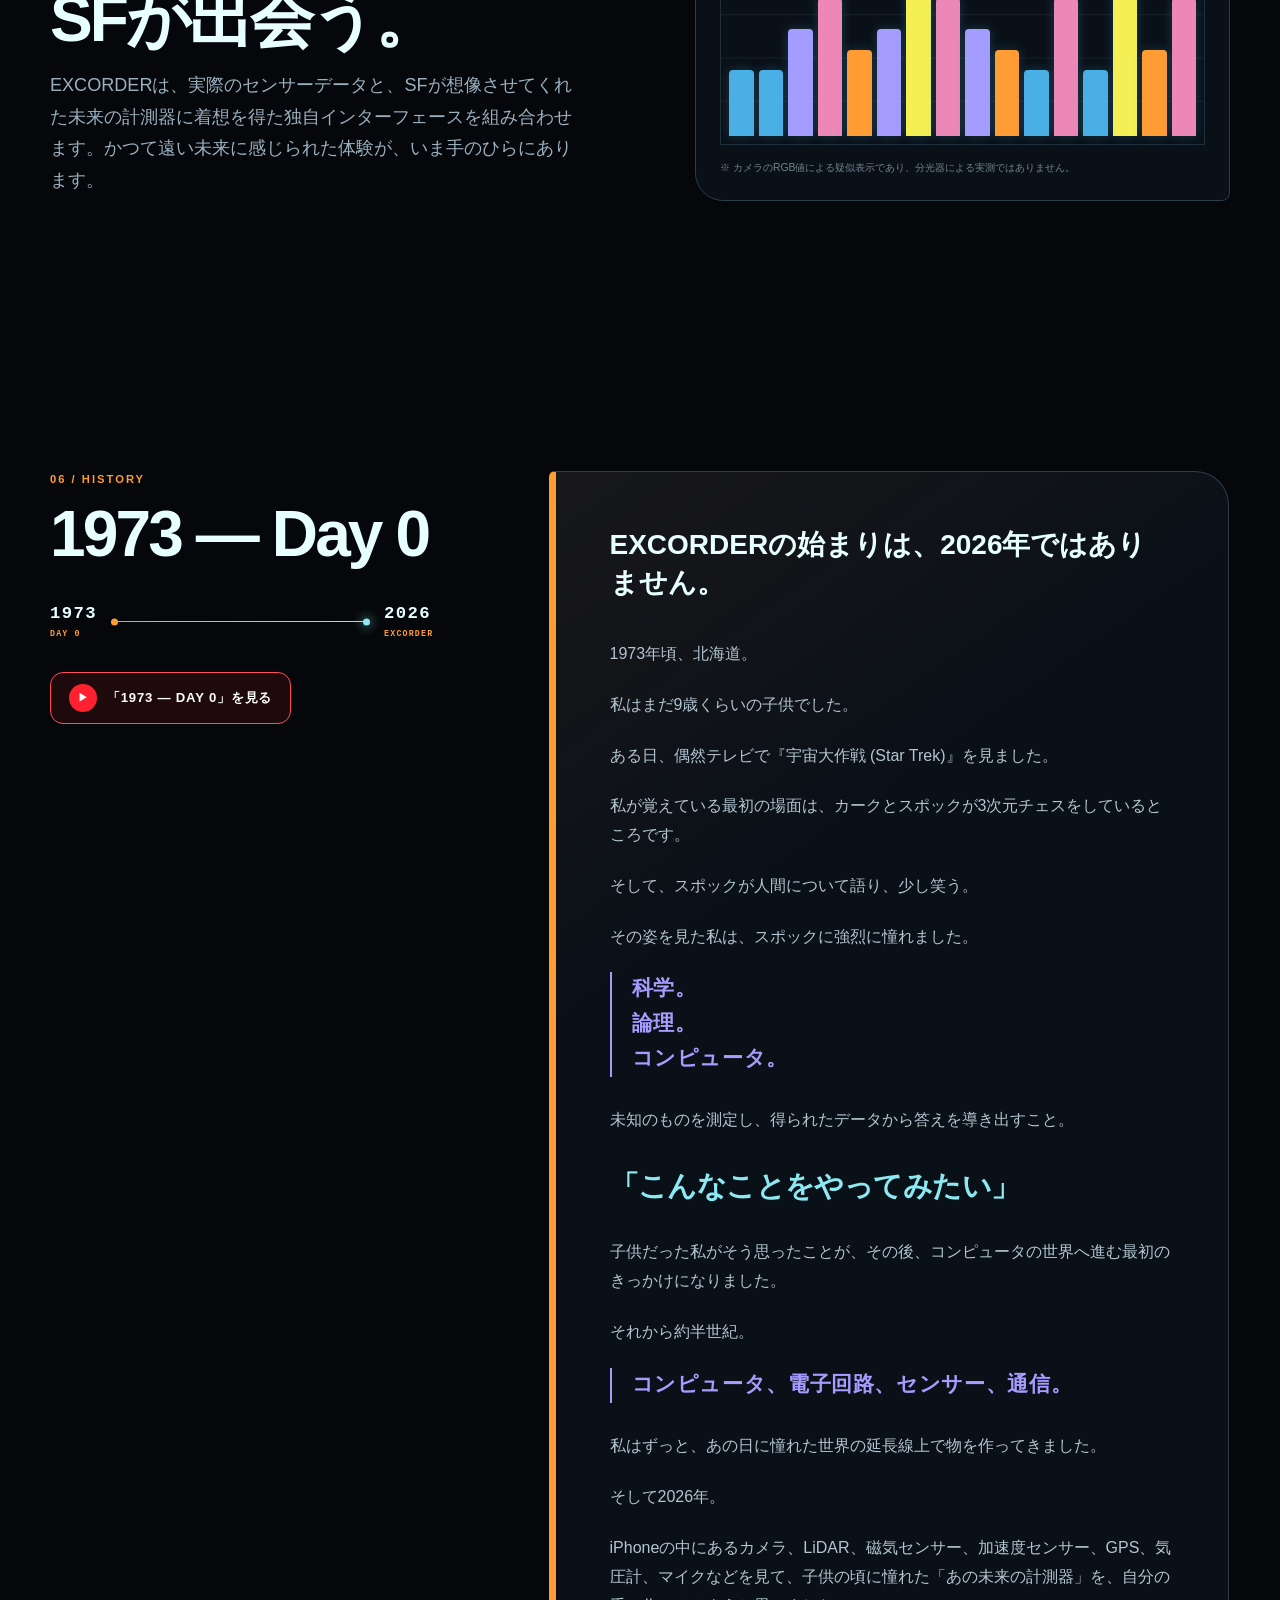
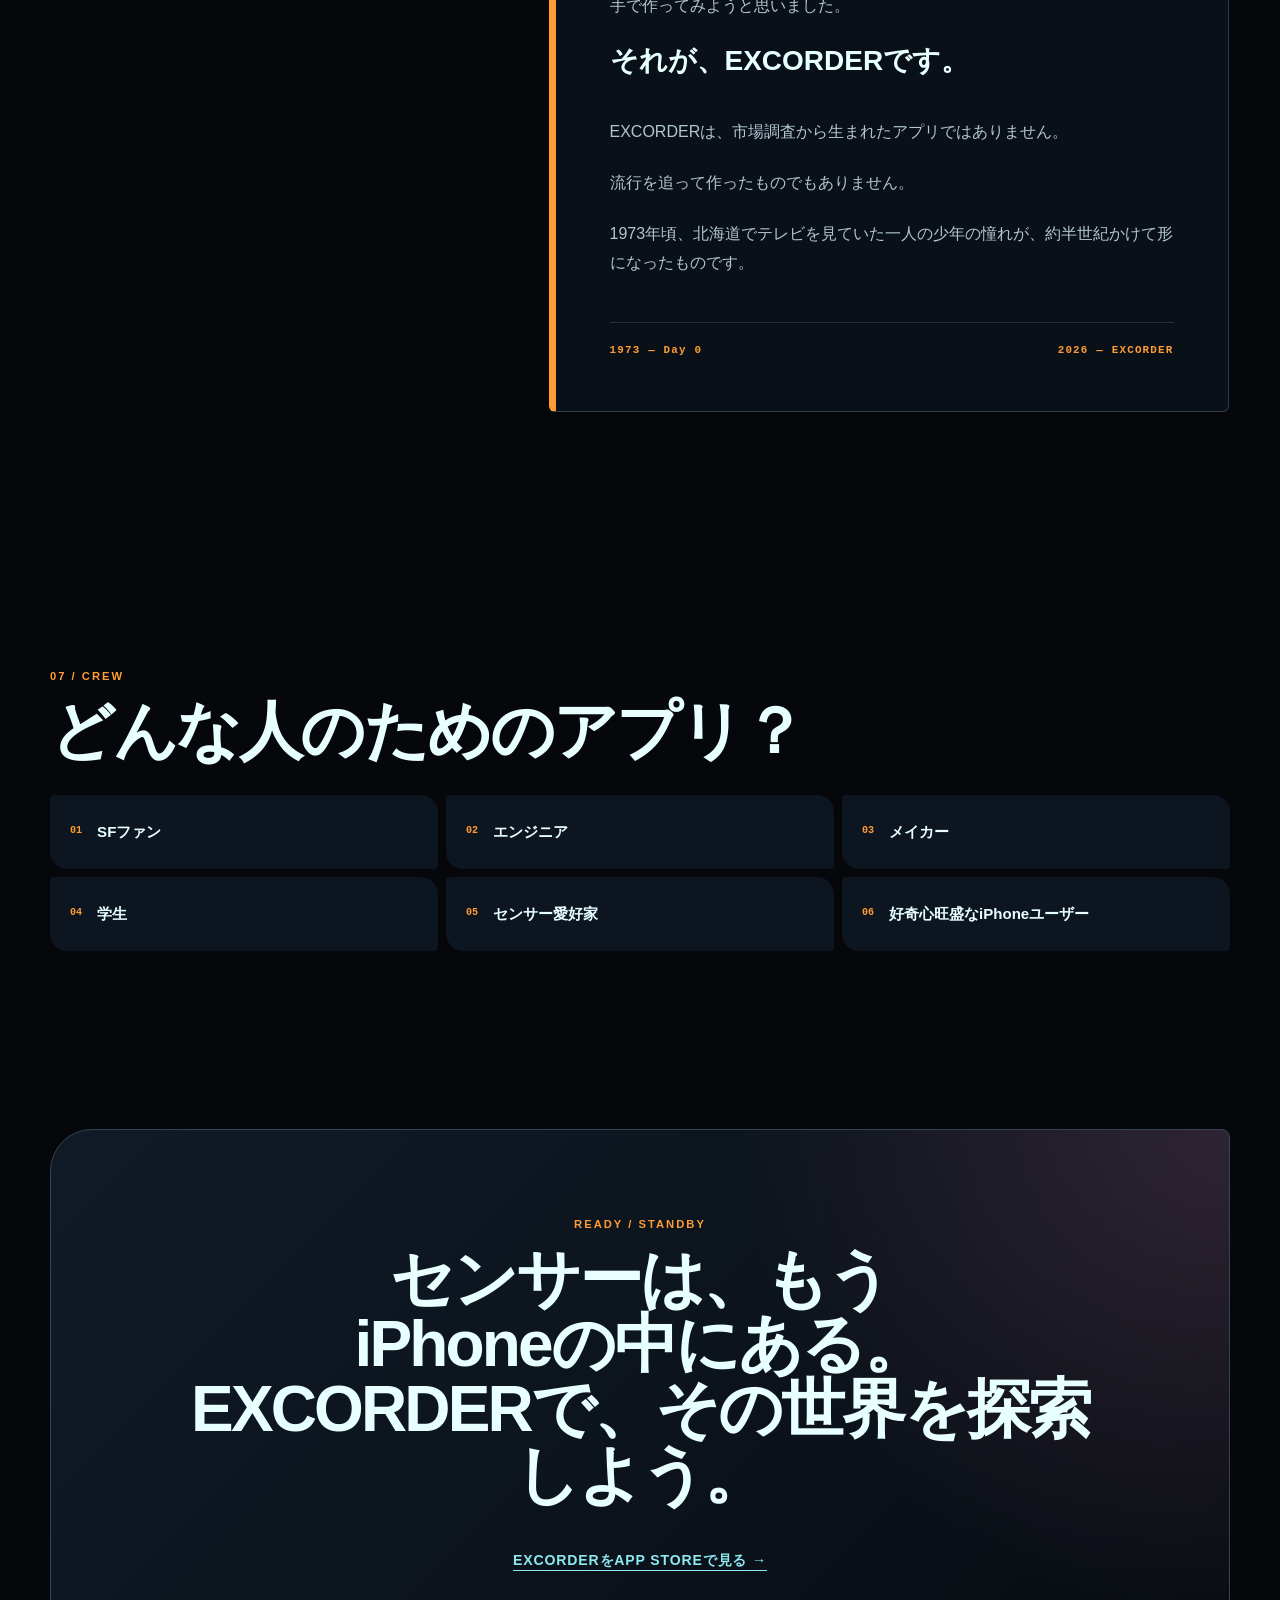
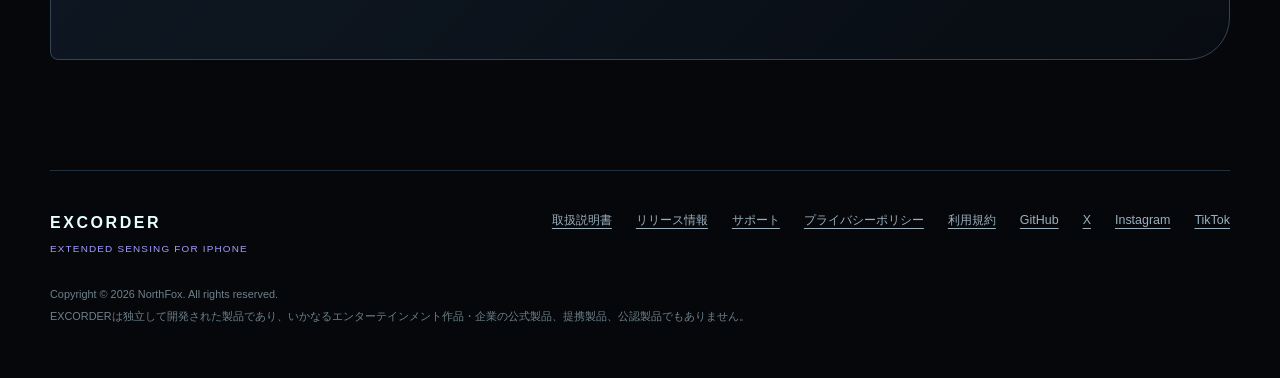
<file: ja/index.html>
<!doctype html>
<html lang="ja">
<head>
    <meta charset="utf-8">
    <meta name="viewport" content="width=device-width, initial-scale=1">
    <title>EXCORDER — iPhone センサー アプリ / フィールドスキャナー</title>
    <meta name="description" content="EXCORDERは、カメラ、LiDAR、磁気センサー、GPS、気圧計、加速度センサー、マイクなどの情報をリアルタイムに可視化するiPhone センサー アプリです。LiDARによる距離表示は対応機種で利用できます。">
    <meta name="theme-color" content="#05070a">
    <link rel="canonical" href="https://northfoxjp.github.io/excorder/ja/">
    <link rel="alternate" hreflang="en" href="https://northfoxjp.github.io/excorder/">
    <link rel="alternate" hreflang="ja" href="https://northfoxjp.github.io/excorder/ja/">
    <link rel="alternate" hreflang="x-default" href="https://northfoxjp.github.io/excorder/">
    <link rel="icon" type="image/png" href="../assets/icons/excorder-icon.png">
    <link rel="apple-touch-icon" href="../assets/icons/excorder-icon.png">
    <meta property="og:locale" content="ja_JP">
    <meta property="og:locale:alternate" content="en_US">
    <meta property="og:type" content="website">
    <meta property="og:site_name" content="EXCORDER">
    <meta property="og:title" content="EXCORDER — iPhone センサー アプリ / フィールドスキャナー">
    <meta property="og:description" content="EXCORDERは、カメラ、LiDAR、磁気センサー、GPS、気圧計、加速度センサー、マイクなどの情報をリアルタイムに可視化するiPhone センサー アプリです。LiDARによる距離表示は対応機種で利用できます。">
    <meta property="og:url" content="https://northfoxjp.github.io/excorder/ja/">
    <meta property="og:image" content="https://northfoxjp.github.io/excorder/assets/og/excorder-og.png">
    <meta property="og:image:width" content="1200">
    <meta property="og:image:height" content="630">
    <meta property="og:image:alt" content="EXCORDER — Extended Sensing for iPhone">
    <meta name="twitter:card" content="summary_large_image">
    <meta name="twitter:site" content="@_NorthFox">
    <meta name="twitter:title" content="EXCORDER — iPhone センサー アプリ / フィールドスキャナー">
    <meta name="twitter:description" content="EXCORDERは、カメラ、LiDAR、磁気センサー、GPS、気圧計、加速度センサー、マイクなどの情報をリアルタイムに可視化するiPhone センサー アプリです。LiDARによる距離表示は対応機種で利用できます。">
    <meta name="twitter:image" content="https://northfoxjp.github.io/excorder/assets/og/excorder-og.png">
    <script type="application/ld+json">
{
  "@context": "https://schema.org",
  "@type": "SoftwareApplication",
  "@id": "https://northfoxjp.github.io/excorder/#app",
  "name": "EXCORDER",
  "operatingSystem": "iOS",
  "softwareVersion": "1.1.1",
  "description": "EXCORDERは、カメラ、LiDAR、磁気センサー、GPS、気圧計、加速度センサー、マイクなどの情報をリアルタイムに可視化するiPhone センサー アプリです。LiDARによる距離表示は対応機種で利用できます。",
  "url": "https://northfoxjp.github.io/excorder/ja/",
  "downloadUrl": "https://apps.apple.com/app/id6806745218"
}
    </script>
    <link rel="stylesheet" href="../landing.css?v=20261009-1">
    <script src="../landing.js" defer></script>
</head>
<body>
    <a class="skip-link" href="#main"><span>本文へ移動</span></a>
    <header class="topbar">
        <a class="wordmark" href="index.html" aria-label="EXCORDER ホーム"><span>EXCORDER</span><small>Extended Sensing for iPhone</small></a>
        <nav class="topnav" aria-label="メインナビゲーション">
            <a href="#capabilities"><span>機能</span></a>
            <a href="#history"><span>原点</span></a>
            <a href="manual.html"><span>取扱説明書</span></a>
            <a href="../releases.html"><span>リリース情報</span></a>
            <a href="../support.html"><span>サポート</span></a>
            <div class="language-switch" role="group" aria-label="Language"><a href="../index.html" lang="en" hreflang="en">EN</a><span aria-hidden="true">/</span><a href="index.html" lang="ja" hreflang="ja" aria-current="page">JP</a></div>
        </nav>
    </header>

    <main id="main">
        <section class="hero">
            <div class="hero-copy reveal">
                <p class="eyebrow"><span class="status-dot" aria-hidden="true"></span><span>ポケットセンサー・インターフェース</span></p>
                <h1><span class="hero-brand">EXCORDER</span> <span class="hero-title">iPhoneをフィールドスキャナーに変えるセンサーアプリ</span></h1>

                <p class="hero-lead">iPhoneに搭載されたセンサーを、好奇心を刺激する未来的なリアルタイム画面で探索できます。</p>

                <div class="release-notice">
                    <span class="release-notice-label">バージョン1.1.1</span>
                    <a class="text-link" href="../releases.html#version-1-1-1">ver 1.1.1の変更点を見る →</a>
                </div>
                <div class="hero-actions">
                    <a class="app-store-badge-link" href="https://apps.apple.com/app/id6806745218" target="_blank" rel="noopener noreferrer"><img class="app-store-badge" src="../assets/badges/download-on-the-app-store-white-ja.svg" alt="EXCORDERをApp Storeからダウンロード" width="109" height="40"></a>
                    <a class="video-link" href="https://youtube.com/shorts/DPodEFBiy1k?feature=share" target="_blank" rel="noopener noreferrer"><span class="play-mark" aria-hidden="true">▶</span><span>動作紹介動画を見る</span></a>
                    <a class="text-link" href="#screenshots"><span>画面を見る</span><span aria-hidden="true"> ↓</span></a>
                </div>
            </div>
            <div class="hero-instrument reveal" aria-label="EXCORDERのアプリ画面">
                <div class="instrument-label"><span>LIVE SENSOR ARRAY</span><span>01</span></div>
                <div class="phone-shell"><img src="../assets/screenshots/overview.png" alt="カメラ・ナビゲーション・音響のセンサー情報を一覧表示するEXCORDER" width="1284" height="2778"></div>
                <div class="readout-row" aria-hidden="true"><span>MAG <b>48.2 µT</b></span><span>ALT <b>+1.4 m</b></span><span>SIG <b>ACTIVE</b></span></div>
            </div>
        </section>

        <div class="sensor-intro">
            <p>EXCORDERは、iPhoneに搭載された複数のセンサー情報をリアルタイムに可視化するiPhone センサー アプリです。カメラ映像、対応機種でのLiDAR距離、磁場、GPS位置、気圧、動き、マイク音声を、ひとつのインターフェースで探索できます。</p>
            <div class="android-release">
                <p class="android-release-label">ANDROID版 公開</p>
                <h2>EXCORDERをGoogle Playで配信中です。</h2>
                <p class="android-release-offer"><strong>リリース記念価格：2026年10月31日まで500円</strong></p>
                <p>Android 10以降を対象に、対応端末のカメラ、位置情報、磁気、モーション、マイクなどのセンサー入力を活用します。Android版ではGoogle Maps、MET Norwayの気象データ、Android音声認識、ML Kitを使用し、ARCoreを利用する機能の対応状況は端末によって異なります。</p>
                <div class="android-release-actions">
                    <a class="google-play-link" href="https://play.google.com/store/apps/details?id=org.northfox.excorder.android" target="_blank" rel="noopener noreferrer">Google Playで見る →</a>
                    <a class="android-privacy-link" href="../android/privacy.html">Android版プライバシーポリシー →</a>
                </div>
            </div>
        </div>

        <section class="signal-strip" aria-label="EXCORDER capability summary"><span>CAMERA</span><span>LIDAR*</span><span>LOCATION</span><span>MOTION</span><span>MAGNETIC FIELD</span><span>AUDIO</span></section>

        <section class="section screenshots-section" id="screenshots">
            <div class="section-heading reveal">
                <p class="section-index">01 / INTERFACE</p>
                <h2>リアルなデータを、ひとつの画面へ。</h2>
                <p>イメージング、ナビゲーション、音響、新しいBIO SCANの各画面で、ライブ計測値をひと目で確認できます。</p>
            </div>
            <div class="screenshot-rail reveal" role="region" aria-label="EXCORDERのスクリーンショットと画面説明" tabindex="0">
                <figure class="shot shot--featured">
                    <div class="shot-media"><img src="../assets/screenshots/overview.png" alt="カメラ・ナビゲーション・音響のセンサー情報を一覧表示するEXCORDER" width="1284" height="2778" loading="lazy"></div>
                    <figcaption><span class="shot-code">OVERVIEW</span><strong>すべてのセンサーを一覧</strong><p>背面カメラ、カメラ疑似スペクトラム、地図・環境情報、音響解析をひとつのスクロール画面に集約。各セクションをタップすると詳細画面へ移動します。</p></figcaption>
                </figure>
                <figure class="shot">
                    <div class="shot-media"><img src="../assets/screenshots/imaging-1.png" alt="照準・方位・距離の表示を重ねたEXCORDERの背面カメラ画面" width="1284" height="2778" loading="lazy"></div>
                    <figcaption><span class="shot-code">IMAGE / 01</span><strong>リア・イメージング</strong><p>背面カメラのライブ映像に、アニメーション照準、端末の垂直角、方位を重ねます。LiDAR対応iPhoneでは画面中央までの概算距離も表示します。</p></figcaption>
                </figure>
                <figure class="shot">
                    <div class="shot-media"><img src="../assets/screenshots/imaging-2.png" alt="RGB値から生成した色の疑似スペクトラムを表示するEXCORDER" width="1284" height="2778" loading="lazy"></div>
                    <figcaption><span class="shot-code">IMAGE / 02</span><strong>カメラ疑似スペクトラム</strong><p>カメラ中央付近の色を、400〜700 nm・32帯域のグラフとしてリアルタイム表示します。RGB値から生成する疑似表示であり、分光器による実測値ではありません。</p></figcaption>
                </figure>
                <figure class="shot">
                    <div class="shot-media"><img src="../assets/screenshots/navigation-1.png" alt="地図・座標・高度・環境情報を表示するEXCORDER" width="1284" height="2778" loading="lazy"></div>
                    <figcaption><span class="shot-code">NAV / 01</span><strong>位置・環境情報</strong><p>地図上の現在地、緯度・経度、方位、GPS高度、周辺の気温・湿度、気圧、気圧計による相対高度を表示します。</p></figcaption>
                </figure>
                <figure class="shot">
                    <div class="shot-media"><img src="../assets/screenshots/navigation-2.png" alt="3軸磁場・加速度波形・振動スペクトラムを表示するEXCORDER" width="1284" height="2778" loading="lazy"></div>
                    <figcaption><span class="shot-code">NAV / 02</span><strong>磁場・モーション</strong><p>3軸磁場、合成強度、ベクトル方向を数値と3D投影で可視化。磁場の強さはµT（マイクロテスラ）で表示し、1 µTは100万分の1テスラです。100 Hzの加速度波形と0〜50 Hzの振動スペクトラムから、ピーク周波数と振幅も確認できます。</p></figcaption>
                </figure>
                <figure class="shot">
                    <div class="shot-media"><img src="../assets/screenshots/audio.png" alt="マイクレベル・音響スペクトラム・音声デコードを表示するEXCORDER" width="1284" height="2778" loading="lazy"></div>
                    <figcaption><span class="shot-code">AUDIO</span><strong>音響解析・音声デコード</strong><p>マイクの相対レベル（dBFS）、40 Hz〜16 kHzのスペクトラム、デジタルブーストを表示。音声デコードでは6言語のライブ文字起こしと、対応iOSでの翻訳を利用できます。</p></figcaption>
                </figure>
                <figure class="shot">
                    <div class="shot-media"><img src="../assets/screenshots/DETECTED.png" alt="BIO SCANのセンサー表示とDETECTEDアラート、顔の3Dワイヤーフレーム" width="1290" height="2796" loading="lazy"></div>
                    <figcaption><span class="shot-code">BIO SCAN / 1.0.5</span><strong>BIO SCANで変化を検出</strong><p>ver 1.0.5で追加。磁場、低音域・高音域の音、Bluetooth LE電波強度、気圧の変化を可視化し、検出時には画面表示・効果音・振動でお知らせします。</p></figcaption>
                </figure>
            </div>
            <p class="swipe-note">横にスワイプして画面を見る →</p>
        </section>

        <section class="section" id="capabilities">
            <div class="section-heading reveal"><p class="section-index">02 / CAPABILITIES</p><h2>EXCORDERでできること</h2><p>アプリに実装された機能をもとにした、リアルタイムツールです。</p></div>
            <div class="capability-grid">
                <article class="capability-card reveal accent-red"><span class="card-code">IMG.01</span><h3>画像・距離</h3><p>背面カメラ映像に方位・垂直角を表示し、RGB由来の疑似スペクトラムも確認できます。対応するLiDAR搭載機種では、画面中央までの概算距離も表示します。</p></article>
                <article class="capability-card reveal accent-blue"><span class="card-code">NAV.02</span><h3>位置・環境</h3><p>現在地、座標、方位、GPS高度、気圧、相対高度、周辺の気象情報を表示します。</p></article>
                <article class="capability-card reveal accent-purple"><span class="card-code">MAG.03</span><h3>磁場</h3><p>3軸の磁場、合成磁場強度、ベクトル方位・仰角を取得し、3D投影で可視化します。磁場の強さを表す単位はµT（マイクロテスラ）で、1 µTは100万分の1テスラです。</p></article>
                <article class="capability-card reveal accent-orange"><span class="card-code">MOT.04</span><h3>モーション・振動</h3><p>100 Hzの3軸加速度を追跡し、0〜50 Hzの振動スペクトラム、ピーク周波数、振幅を確認できます。</p></article>
                <article class="capability-card reveal accent-pink"><span class="card-code">AUD.05</span><h3>音響解析</h3><p>マイク入力の相対レベル（dBFS）と40 Hz〜16 kHz・32帯域のスペクトラムを、デジタルブースト付きで表示します。</p></article>
                <article class="capability-card reveal accent-cyan"><span class="card-code">VOC.06</span><h3>音声デコード</h3><p>日本語、英語、スペイン語、韓国語、ドイツ語、フランス語をライブ文字起こし。対応するiOSでは翻訳も利用できます。</p></article>
                <article class="capability-card reveal accent-cyan"><span class="card-code">BIO.07 / UPDATED IN 1.1.0</span><h3>BIO SCAN</h3><p>画面上で検出閾値を調整することができます。気圧の上下限・基準値リセットに対応。TrueDepth対応端末では顔追跡・3D人体姿勢検出・顔の3Dワイヤーフレーム表示も利用できます。ver 1.1.0ではFACE DETECTのON／OFF切り替えを追加。OFFにすると前面カメラ映像・顔検出・3D人体検出を停止・非表示にできます。</p><p>BIO SCANはエンターテインメント向けの機能です。センサーの変化は生物の存在を確定するものではありません。顔追跡・3D人体姿勢検出にはTrueDepth対応端末が必要です。</p><a class="text-link" href="../releases.html#version-1-1-0">ver 1.1.0の変更点を見る →</a></article>
            </div>

            <p class="technical-note reveal">※ 利用可否や精度は、iPhoneの機種、iOSバージョン、権限、環境、センサー対応状況により異なります。EXCORDERは観察・参考用途であり、安全上重要な判断や校正済みの専門計測には使用できません。</p>
        </section>

        <section class="section" id="sensors" aria-labelledby="sensors-heading">
            <div class="section-heading"><p class="section-index">03 / SENSORS</p><h2 id="sensors-heading">EXCORDERで使えるiPhoneのセンサーと表示内容</h2></div>
            <div class="capability-grid">
                <article class="capability-card accent-red"><span class="card-code">SENSOR / 01</span><h3>カメラ・LiDAR</h3><p>背面カメラのライブ映像に方位と端末の垂直角を重ねて表示します。LiDAR搭載の対応iPhoneでは、画面中央までの概算距離も表示できます。カメラの色スペクトラムはRGB値から生成した疑似表示で、分光器による実測ではありません。</p></article>
                <article class="capability-card accent-purple"><span class="card-code">SENSOR / 02</span><h3>磁気センサー・コンパス</h3><p>iPhoneの磁気センサーから得られる3軸の磁場、合成強度（µT）、ベクトル方向を数値と3D投影で確認できます。コンパスの方位はカメラ画面とナビゲーション画面にも表示されます。</p></article>
                <article class="capability-card accent-blue"><span class="card-code">SENSOR / 03</span><h3>GPS・気圧計</h3><p>地図上の現在地、緯度・経度、GPS高度を確認できます。気圧計は気圧と相対高度の変化を表示します。周辺の気温・湿度はMET Norwayの気象情報であり、iPhone内蔵の温度・湿度センサーによる実測ではありません。</p></article>
                <article class="capability-card accent-orange"><span class="card-code">SENSOR / 04</span><h3>加速度センサー・端末の姿勢</h3><p>100 Hzで取得する3軸加速度と、0〜50 Hzの振動スペクトラム、ピーク周波数・振幅を確認できます。垂直角や磁場ベクトルの表示には、ジャイロスコープなどのモーションセンサー情報を統合するCore Motionの端末姿勢情報を利用します。</p></article>
                <article class="capability-card accent-pink"><span class="card-code">SENSOR / 05</span><h3>マイク</h3><p>マイク入力の相対レベル（dBFS）と40 Hz〜16 kHzの音響スペクトラムを表示します。デジタルブーストを調整して小さな信号を確認できます。表示はデジタル音声の相対レベルであり、校正済みの音圧測定ではありません。</p></article>
            </div>
        </section>

        <section class="section sensor-section">
            <div class="sensor-diagram reveal" aria-hidden="true"><div class="sensor-core"><span>iPHONE</span><strong>SENSOR<br>CORE</strong></div><span class="orbit orbit-a">CAM</span><span class="orbit orbit-b">GPS</span><span class="orbit orbit-c">MIC</span><span class="orbit orbit-d">MOTION</span></div>
            <div class="sensor-copy reveal"><p class="section-index">04 / HARDWARE</p><h2>iPhoneに、すでにあるセンサーを活用。</h2><p class="large-statement">追加ハードウェアは必要ありません。</p><p>iPhoneには、カメラ、モーションセンサー、マイク、位置情報機能などが搭載されています。EXCORDERは対応する値をひとつにまとめ、端末が検知している情報をリアルタイムに見せます。</p><p class="muted">LiDAR、気圧データ、音声処理、翻訳など、一部機能の利用可否は端末とiOSバージョンによって異なります。</p></div>
        </section>

        <section class="section science-section">
            <div class="science-copy reveal"><p class="section-index">05 / CONCEPT</p><h2>サイエンスと、SFが出会う。</h2><p>EXCORDERは、実際のセンサーデータと、SFが想像させてくれた未来の計測器に着想を得た独自インターフェースを組み合わせます。かつて遠い未来に感じられた体験が、いま手のひらにあります。</p></div>
            <div class="spectrum-panel reveal" aria-label="Decorative sensor spectrum"><div class="spectrum-header"><span>SPECTRAL VISUALIZATION</span><span>400—700 NM*</span></div><div class="spectrum-bars" aria-hidden="true"><i></i><i></i><i></i><i></i><i></i><i></i><i></i><i></i><i></i><i></i><i></i><i></i><i></i><i></i><i></i><i></i></div><p>※ カメラのRGB値による疑似表示であり、分光器による実測ではありません。</p></div>
        </section>

        <section class="section history-section" id="history">
            <div class="history-heading reveal">
                <p class="section-index">06 / HISTORY</p>
                <h2>1973 <span aria-hidden="true">—</span> Day 0</h2>
                <div class="history-timeline" aria-hidden="true">
                    <span><b>1973</b><small>DAY 0</small></span>
                    <i></i>
                    <span><b>2026</b><small>EXCORDER</small></span>
                </div>
                <a class="video-link history-video-link" href="https://youtube.com/shorts/T4DE4z_f4xc" target="_blank" rel="noopener noreferrer"><span class="play-mark" aria-hidden="true">▶</span><span>「1973 — Day 0」を見る</span></a>
            </div>



            <article class="history-story reveal">
                <p class="history-lead">EXCORDERの始まりは、2026年ではありません。</p>
                <p>1973年頃、北海道。</p>
                <p>私はまだ9歳くらいの子供でした。</p>
                <p>ある日、偶然テレビで『宇宙大作戦 (Star Trek)』を見ました。</p>
                <p>私が覚えている最初の場面は、カークとスポックが3次元チェスをしているところです。</p>
                <p>そして、スポックが人間について語り、少し笑う。</p>
                <p>その姿を見た私は、スポックに強烈に憧れました。</p>
                <p class="history-manifesto">科学。<br>論理。<br>コンピュータ。</p>
                <p>未知のものを測定し、得られたデータから答えを導き出すこと。</p>
                <blockquote>「こんなことをやってみたい」</blockquote>
                <p>子供だった私がそう思ったことが、その後、コンピュータの世界へ進む最初のきっかけになりました。</p>
                <p>それから約半世紀。</p>
                <p class="history-manifesto">コンピュータ、電子回路、センサー、通信。</p>
                <p>私はずっと、あの日に憧れた世界の延長線上で物を作ってきました。</p>
                <p>そして2026年。</p>
                <p>iPhoneの中にあるカメラ、LiDAR、磁気センサー、加速度センサー、GPS、気圧計、マイクなどを見て、子供の頃に憧れた「あの未来の計測器」を、自分の手で作ってみようと思いました。</p>
                <p class="history-lead">それが、EXCORDERです。</p>
                <p>EXCORDERは、市場調査から生まれたアプリではありません。</p>
                <p>流行を追って作ったものでもありません。</p>
                <p>1973年頃、北海道でテレビを見ていた一人の少年の憧れが、約半世紀かけて形になったものです。</p>
                <p class="history-signoff"><span>1973 — Day 0</span><span>2026 — EXCORDER</span></p>
            </article>
        </section>

        <section class="section audience-section">
            <div class="section-heading reveal"><p class="section-index">07 / CREW</p><h2>どんな人のためのアプリ？</h2></div>
            <div class="audience-grid reveal"><span><b>01</b><em>SFファン</em></span><span><b>02</b><em>エンジニア</em></span><span><b>03</b><em>メイカー</em></span><span><b>04</b><em>学生</em></span><span><b>05</b><em>センサー愛好家</em></span><span><b>06</b><em>好奇心旺盛なiPhoneユーザー</em></span></div>
        </section>

        <section class="final-cta reveal">
            <p class="section-index">READY / STANDBY</p><h2>センサーは、もうiPhoneの中にある。<br>EXCORDERで、その世界を探索しよう。</h2>

            <a class="app-store-text-link" href="https://apps.apple.com/app/id6806745218" target="_blank" rel="noopener noreferrer"><span>EXCORDERをApp Storeで見る →</span></a>
        </section>
    </main>

    <footer class="footer">
        <div class="footer-brand"><strong>EXCORDER</strong><span>Extended Sensing for iPhone</span></div>
        <nav aria-label="フッターナビゲーション"><a href="manual.html">取扱説明書</a><a href="../releases.html">リリース情報</a><a href="../support.html">サポート</a><a href="../privacy.html">プライバシーポリシー</a><a href="../terms.html">利用規約</a><a href="https://github.com/NorthFoxJp/excorder" target="_blank" rel="noopener noreferrer">GitHub</a><a href="https://x.com/_NorthFox" target="_blank" rel="noopener noreferrer" aria-label="NorthFox on X">X</a><a href="https://www.instagram.com/_northfox_/" target="_blank" rel="noopener noreferrer" aria-label="NorthFox on Instagram">Instagram</a><a href="https://www.tiktok.com/@_northfox" target="_blank" rel="noopener noreferrer" aria-label="NorthFox on TikTok">TikTok</a></nav>
        <div class="footer-meta"><p>Copyright © 2026 NorthFox. All rights reserved.</p><p>EXCORDERは独立して開発された製品であり、いかなるエンターテインメント作品・企業の公式製品、提携製品、公認製品でもありません。</p></div>
    </footer>
    <!-- Cloudflare Web Analytics -->
    <script type="module" src="https://static.cloudflareinsights.com/beacon.min.js" data-cf-beacon='{"token":"8728dedc37094d09b27d4a53fe823d76"}'></script>
    <!-- End Cloudflare Web Analytics -->
</body>
</html>
</file>
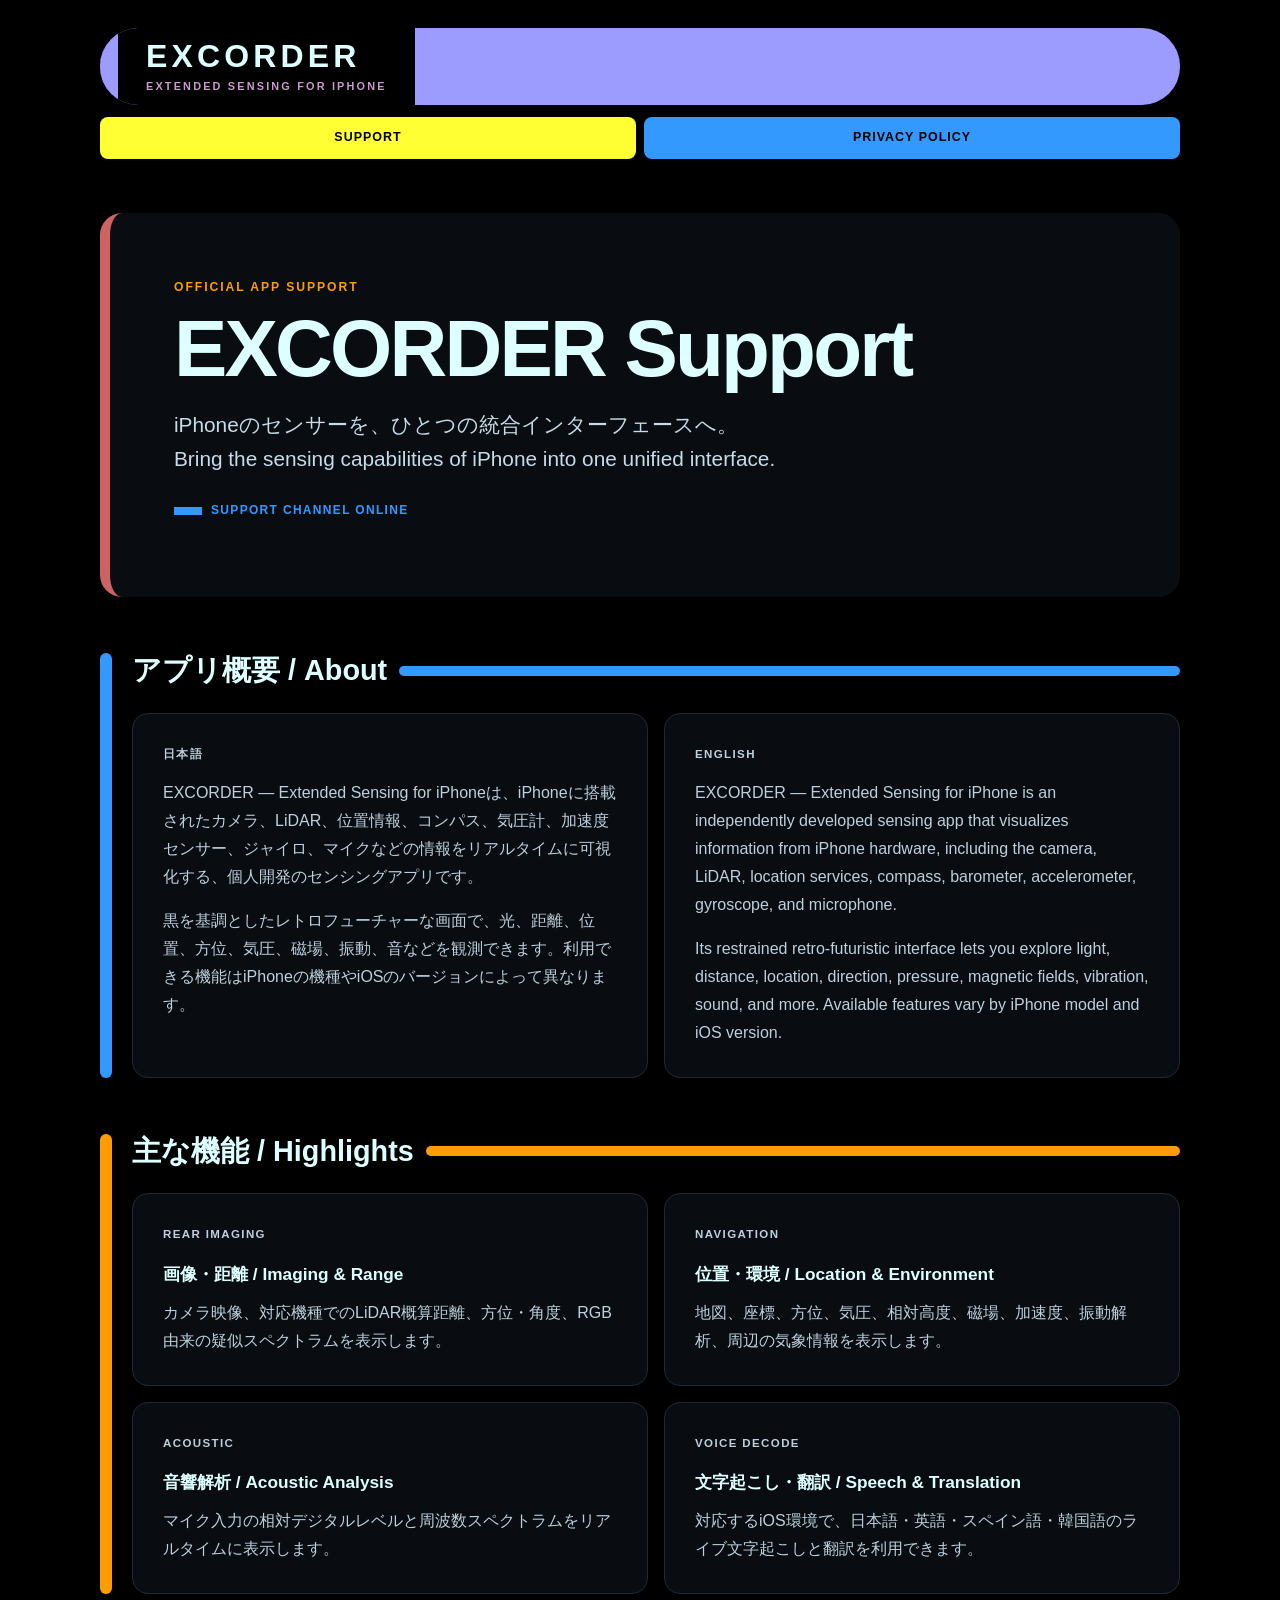
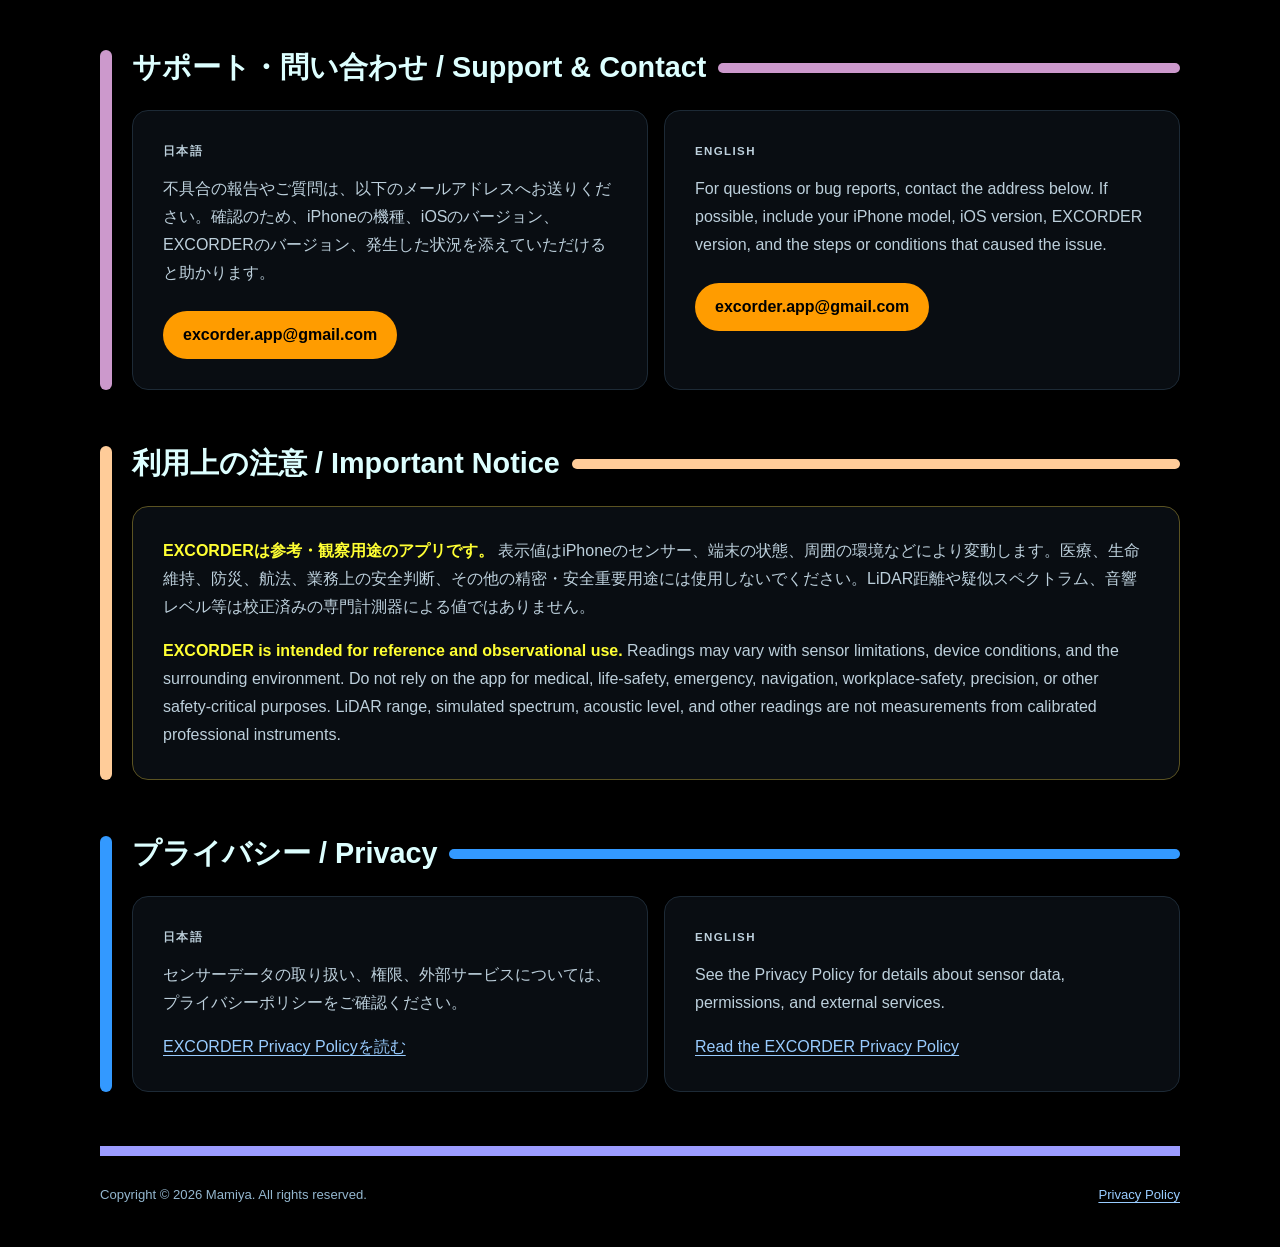
<file: SupportInfo/index.html>
<!doctype html>
<html lang="ja">
<head>
    <meta charset="utf-8">
    <meta name="viewport" content="width=device-width, initial-scale=1">
    <meta name="description" content="EXCORDER — Extended Sensing for iPhone の公式サポートサイトです。アプリ情報、利用上の注意、お問い合わせ先をご案内します。">
    <meta name="theme-color" content="#000000">
    <title>EXCORDER Support</title>
    <link rel="stylesheet" href="styles.css">
</head>
<body>
    <a class="skip-link" href="#main">本文へ移動 / Skip to content</a>

    <header class="site-header">
        <div class="brand-bar" aria-label="EXCORDER">
            <div class="brand">
                <span class="brand-name">EXCORDER</span>
                <span class="brand-tagline">Extended Sensing for iPhone</span>
            </div>
        </div>
        <nav class="site-nav" aria-label="Main navigation">
            <a href="index.html" aria-current="page">Support</a>
            <a href="privacy.html">Privacy Policy</a>
        </nav>
    </header>

    <main id="main">
        <section class="hero" aria-labelledby="page-title">
            <p class="eyebrow">Official App Support</p>
            <h1 id="page-title">EXCORDER Support</h1>
            <p class="lead">iPhoneのセンサーを、ひとつの統合インターフェースへ。<br>Bring the sensing capabilities of iPhone into one unified interface.</p>
            <p class="status-line">Support channel online</p>
        </section>

        <section class="section section--blue" aria-labelledby="about-title">
            <div class="section-content">
                <h2 class="section-heading" id="about-title">アプリ概要 / About</h2>
                <div class="bilingual-grid">
                    <article class="language-card" lang="ja">
                        <p class="language-label">日本語</p>
                        <p>EXCORDER — Extended Sensing for iPhoneは、iPhoneに搭載されたカメラ、LiDAR、位置情報、コンパス、気圧計、加速度センサー、ジャイロ、マイクなどの情報をリアルタイムに可視化する、個人開発のセンシングアプリです。</p>
                        <p>黒を基調としたレトロフューチャーな画面で、光、距離、位置、方位、気圧、磁場、振動、音などを観測できます。利用できる機能はiPhoneの機種やiOSのバージョンによって異なります。</p>
                    </article>
                    <article class="language-card" lang="en">
                        <p class="language-label">English</p>
                        <p>EXCORDER — Extended Sensing for iPhone is an independently developed sensing app that visualizes information from iPhone hardware, including the camera, LiDAR, location services, compass, barometer, accelerometer, gyroscope, and microphone.</p>
                        <p>Its restrained retro-futuristic interface lets you explore light, distance, location, direction, pressure, magnetic fields, vibration, sound, and more. Available features vary by iPhone model and iOS version.</p>
                    </article>
                </div>
            </div>
        </section>

        <section class="section section--orange" aria-labelledby="features-title">
            <div class="section-content">
                <h2 class="section-heading" id="features-title">主な機能 / Highlights</h2>
                <div class="feature-grid">
                    <article class="feature-card">
                        <p class="feature-label">Rear Imaging</p>
                        <h3>画像・距離 / Imaging &amp; Range</h3>
                        <p>カメラ映像、対応機種でのLiDAR概算距離、方位・角度、RGB由来の疑似スペクトラムを表示します。</p>
                    </article>
                    <article class="feature-card">
                        <p class="feature-label">Navigation</p>
                        <h3>位置・環境 / Location &amp; Environment</h3>
                        <p>地図、座標、方位、気圧、相対高度、磁場、加速度、振動解析、周辺の気象情報を表示します。</p>
                    </article>
                    <article class="feature-card">
                        <p class="feature-label">Acoustic</p>
                        <h3>音響解析 / Acoustic Analysis</h3>
                        <p>マイク入力の相対デジタルレベルと周波数スペクトラムをリアルタイムに表示します。</p>
                    </article>
                    <article class="feature-card">
                        <p class="feature-label">Voice Decode</p>
                        <h3>文字起こし・翻訳 / Speech &amp; Translation</h3>
                        <p>対応するiOS環境で、日本語・英語・スペイン語・韓国語のライブ文字起こしと翻訳を利用できます。</p>
                    </article>
                </div>
            </div>
        </section>

        <section class="section section--lavender" aria-labelledby="support-title">
            <div class="section-content">
                <h2 class="section-heading" id="support-title">サポート・問い合わせ / Support &amp; Contact</h2>
                <div class="bilingual-grid">
                    <article class="language-card" lang="ja">
                        <p class="language-label">日本語</p>
                        <p>不具合の報告やご質問は、以下のメールアドレスへお送りください。確認のため、iPhoneの機種、iOSのバージョン、EXCORDERのバージョン、発生した状況を添えていただけると助かります。</p>
                        <a class="contact-link" href="mailto:excorder.app@gmail.com?subject=EXCORDER%20Support">excorder.app@gmail.com</a>
                    </article>
                    <article class="language-card" lang="en">
                        <p class="language-label">English</p>
                        <p>For questions or bug reports, contact the address below. If possible, include your iPhone model, iOS version, EXCORDER version, and the steps or conditions that caused the issue.</p>
                        <a class="contact-link" href="mailto:excorder.app@gmail.com?subject=EXCORDER%20Support">excorder.app@gmail.com</a>
                    </article>
                </div>
            </div>
        </section>

        <section class="section section--peach" aria-labelledby="notice-title">
            <div class="section-content">
                <h2 class="section-heading" id="notice-title">利用上の注意 / Important Notice</h2>
                <div class="notice">
                    <p lang="ja"><strong>EXCORDERは参考・観察用途のアプリです。</strong> 表示値はiPhoneのセンサー、端末の状態、周囲の環境などにより変動します。医療、生命維持、防災、航法、業務上の安全判断、その他の精密・安全重要用途には使用しないでください。LiDAR距離や疑似スペクトラム、音響レベル等は校正済みの専門計測器による値ではありません。</p>
                    <p lang="en"><strong>EXCORDER is intended for reference and observational use.</strong> Readings may vary with sensor limitations, device conditions, and the surrounding environment. Do not rely on the app for medical, life-safety, emergency, navigation, workplace-safety, precision, or other safety-critical purposes. LiDAR range, simulated spectrum, acoustic level, and other readings are not measurements from calibrated professional instruments.</p>
                </div>
            </div>
        </section>

        <section class="section section--blue" aria-labelledby="privacy-link-title">
            <div class="section-content">
                <h2 class="section-heading" id="privacy-link-title">プライバシー / Privacy</h2>
                <div class="bilingual-grid">
                    <article class="language-card" lang="ja">
                        <p class="language-label">日本語</p>
                        <p>センサーデータの取り扱い、権限、外部サービスについては、プライバシーポリシーをご確認ください。</p>
                        <p><a href="privacy.html">EXCORDER Privacy Policyを読む</a></p>
                    </article>
                    <article class="language-card" lang="en">
                        <p class="language-label">English</p>
                        <p>See the Privacy Policy for details about sensor data, permissions, and external services.</p>
                        <p><a href="privacy.html">Read the EXCORDER Privacy Policy</a></p>
                    </article>
                </div>
            </div>
        </section>
    </main>

    <footer class="site-footer">
        <p>Copyright © 2026 Mamiya. All rights reserved.</p>
        <a href="privacy.html">Privacy Policy</a>
    </footer>
</body>
</html>
</file>
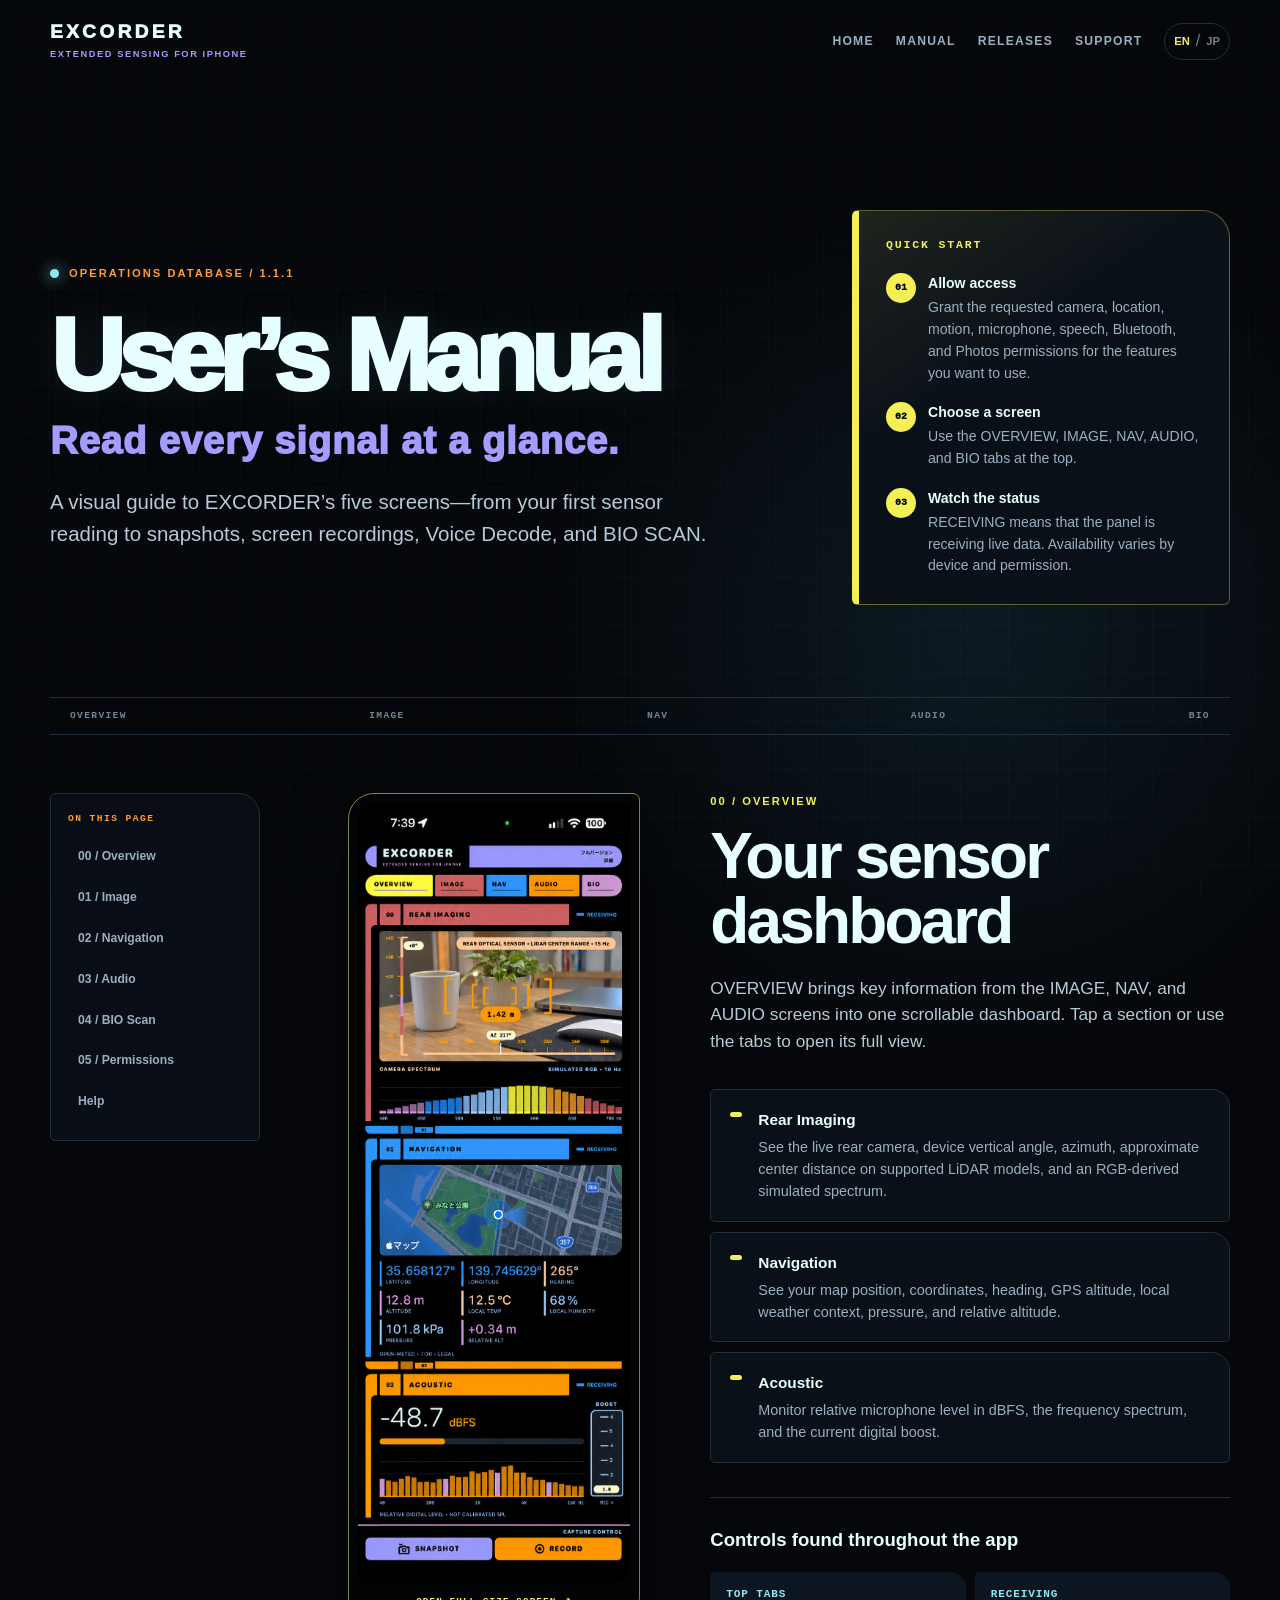
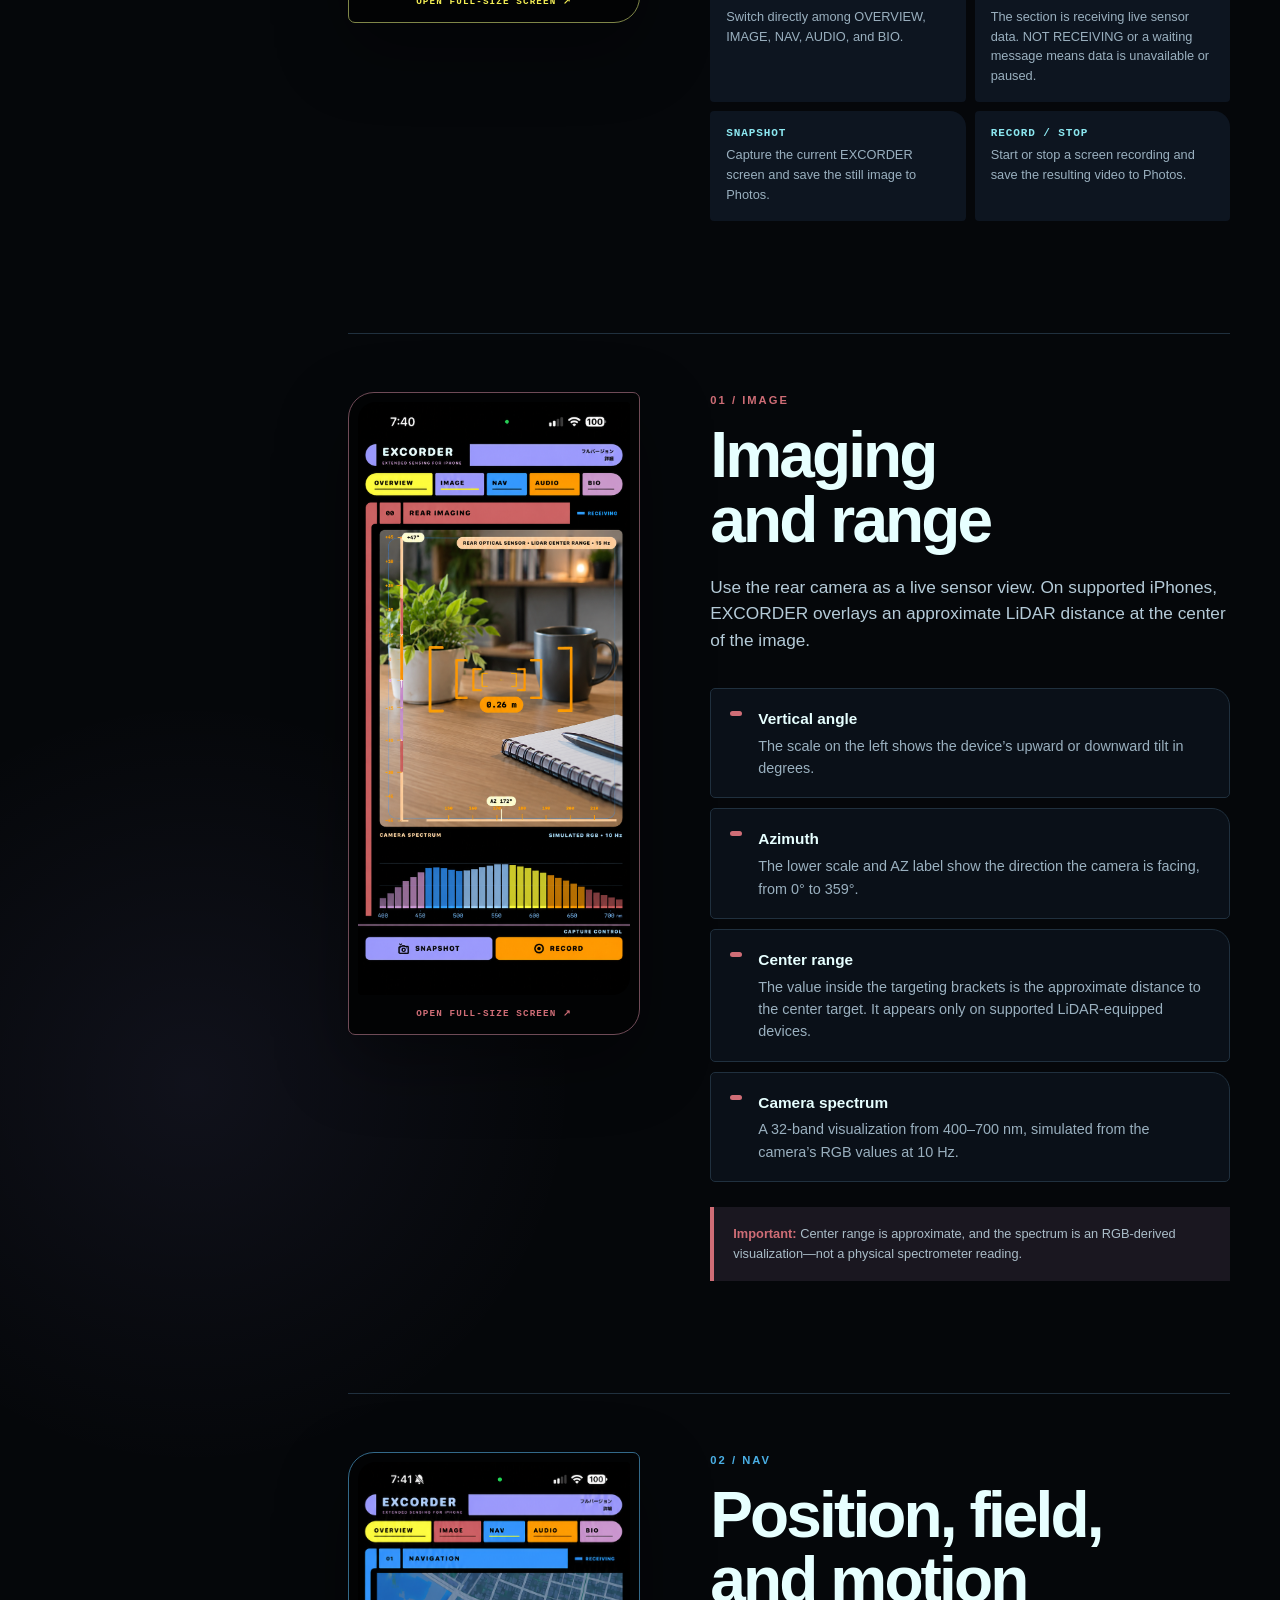
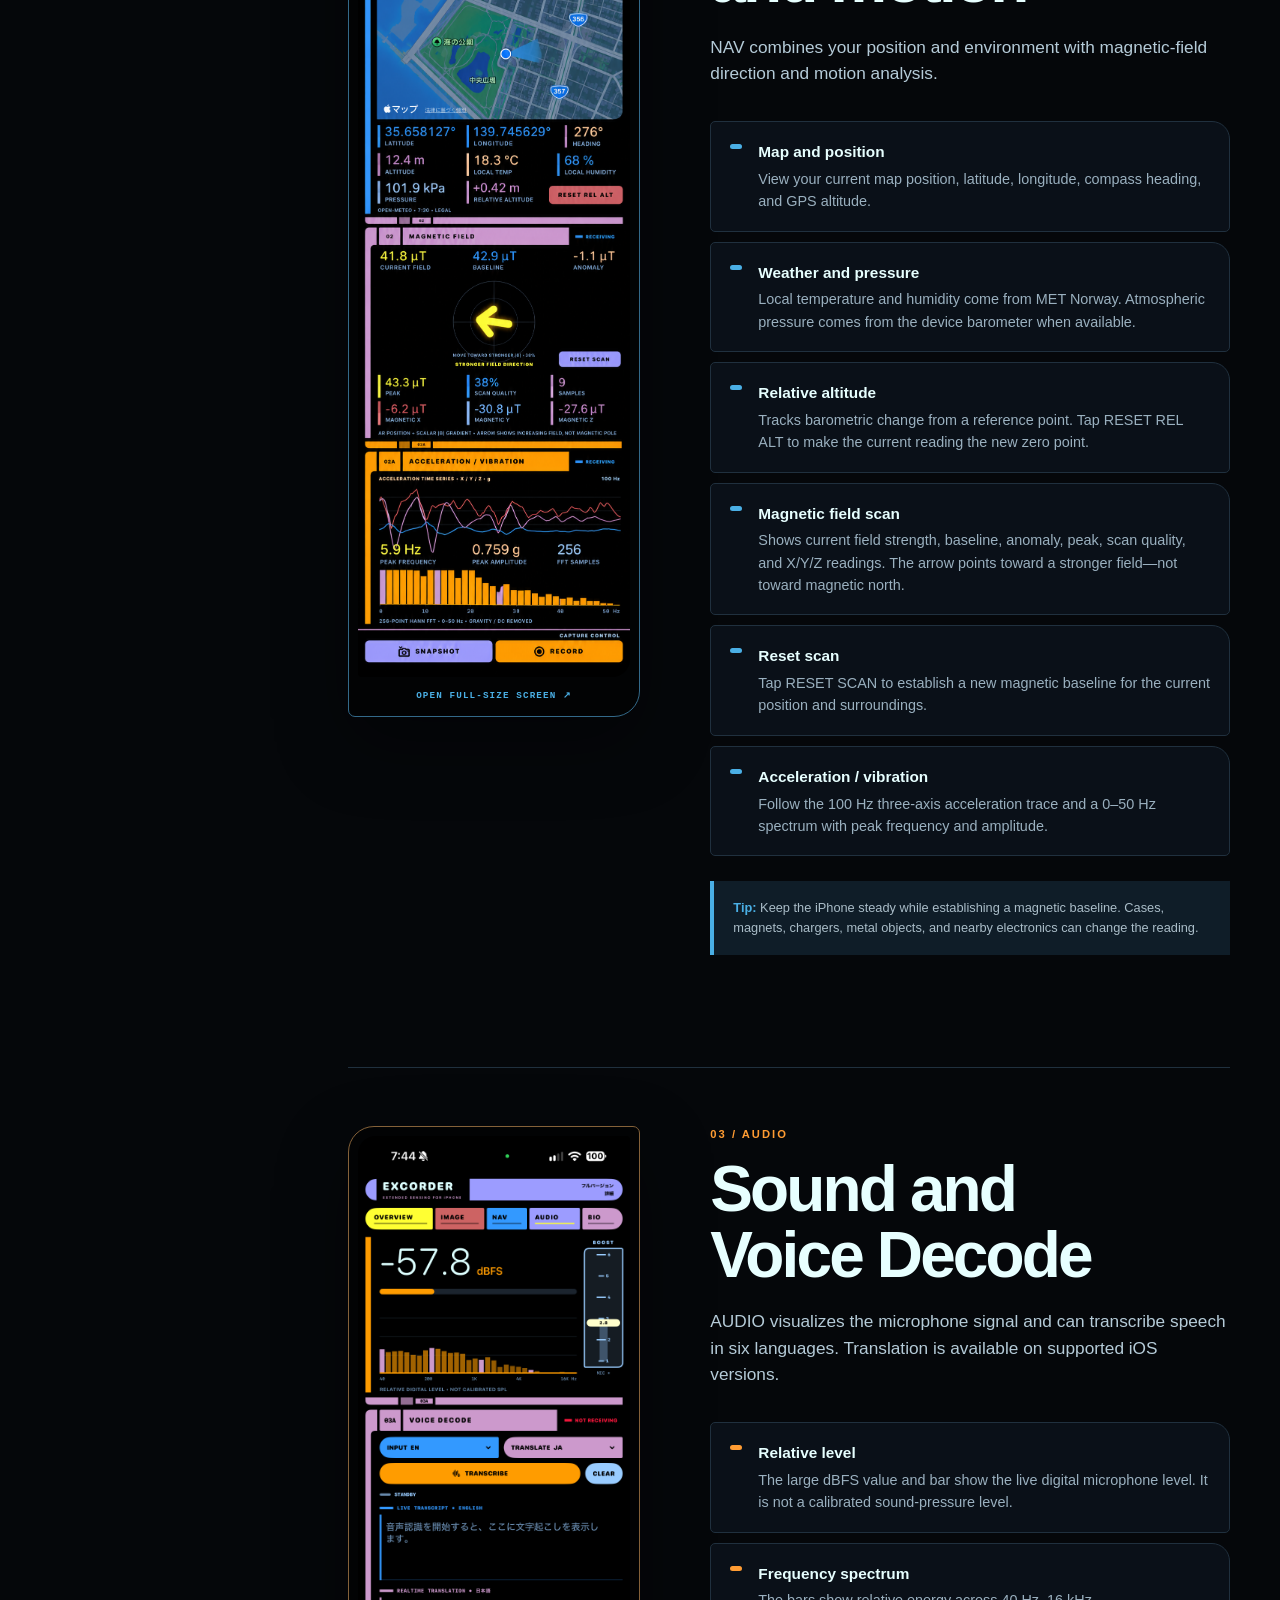
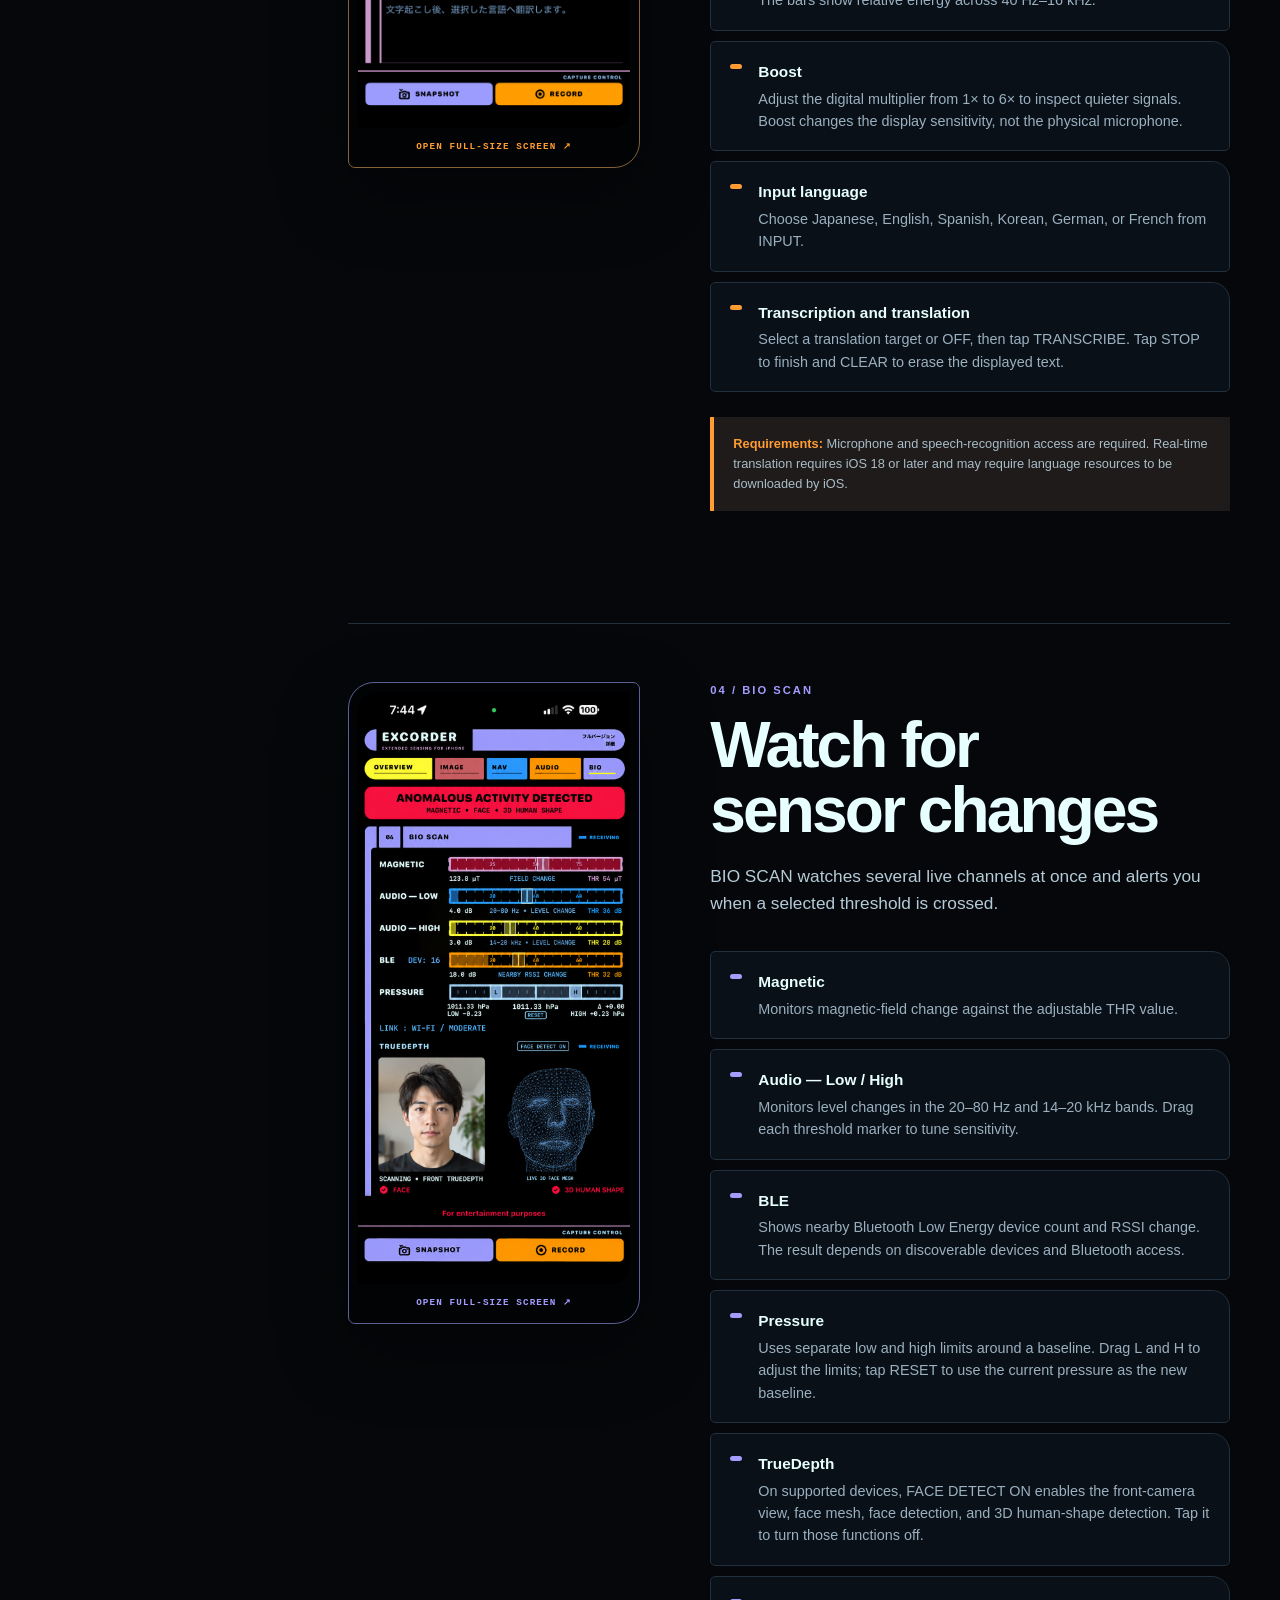
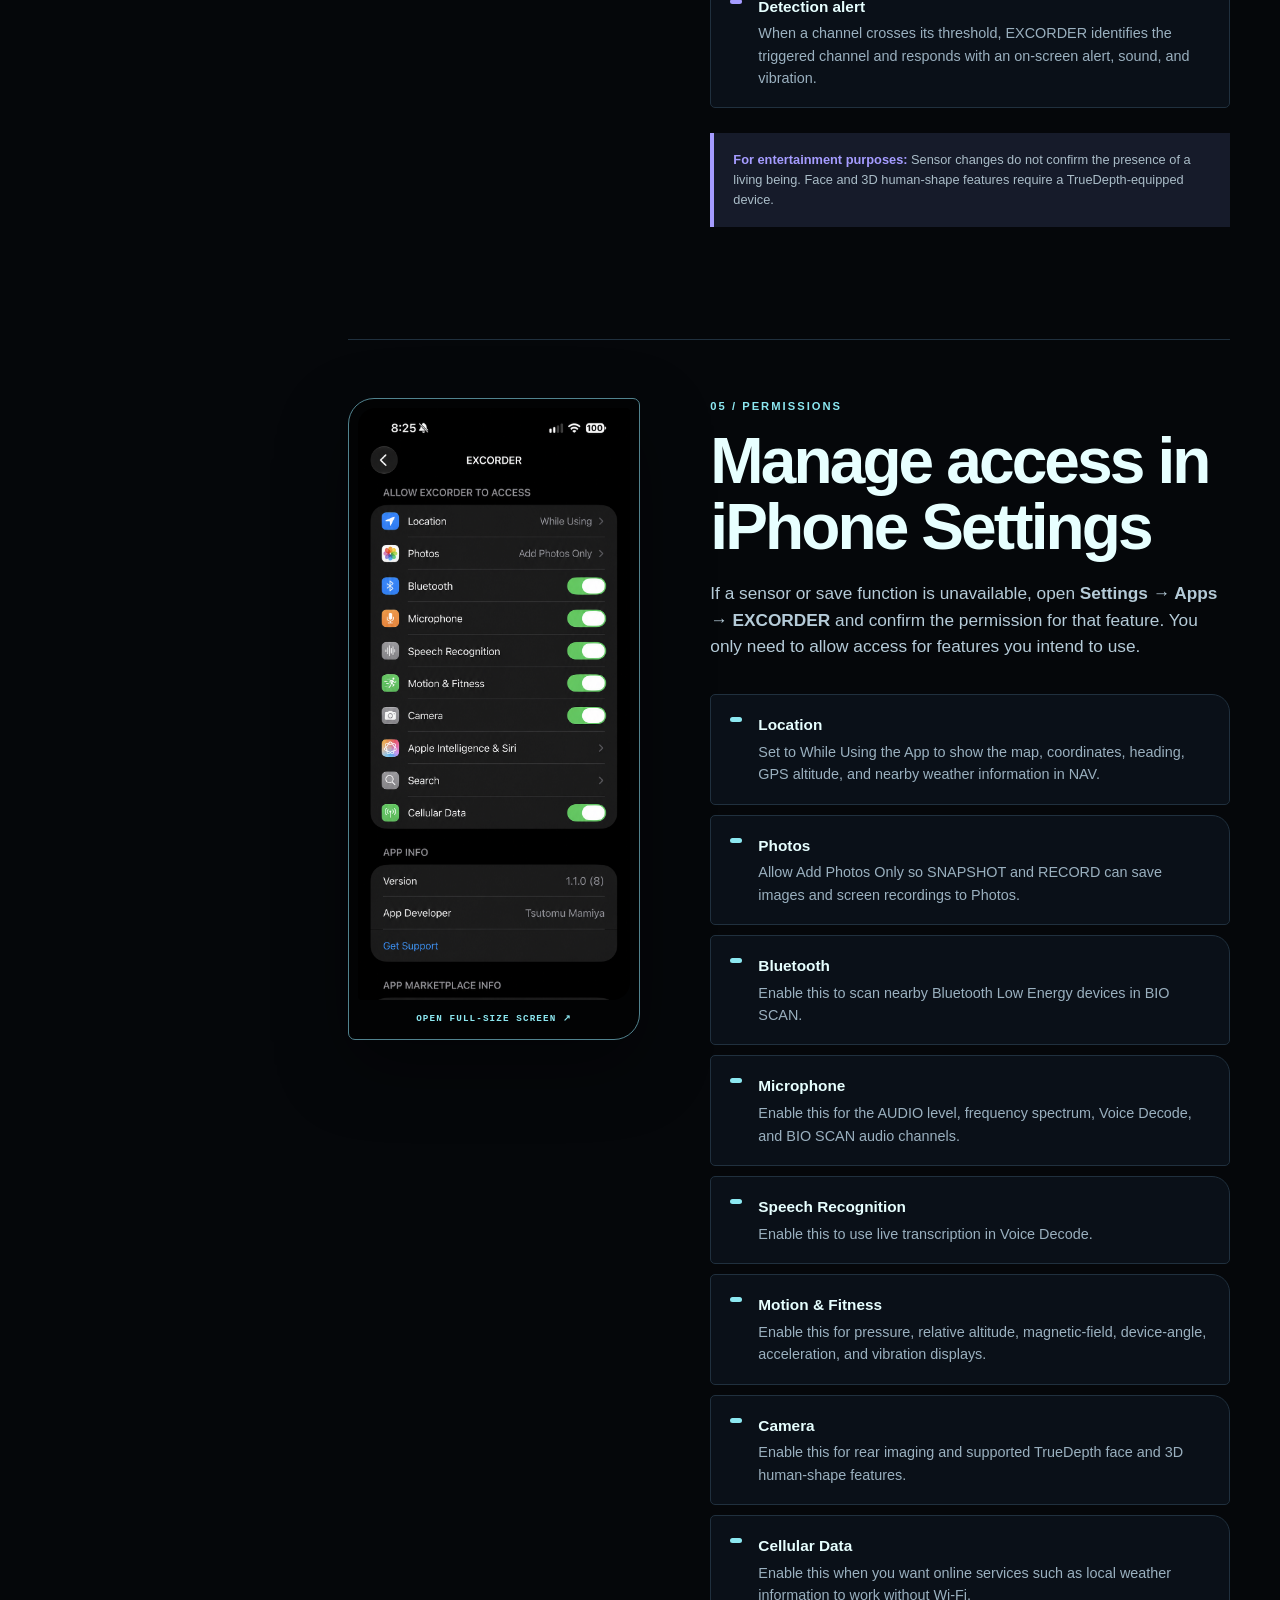
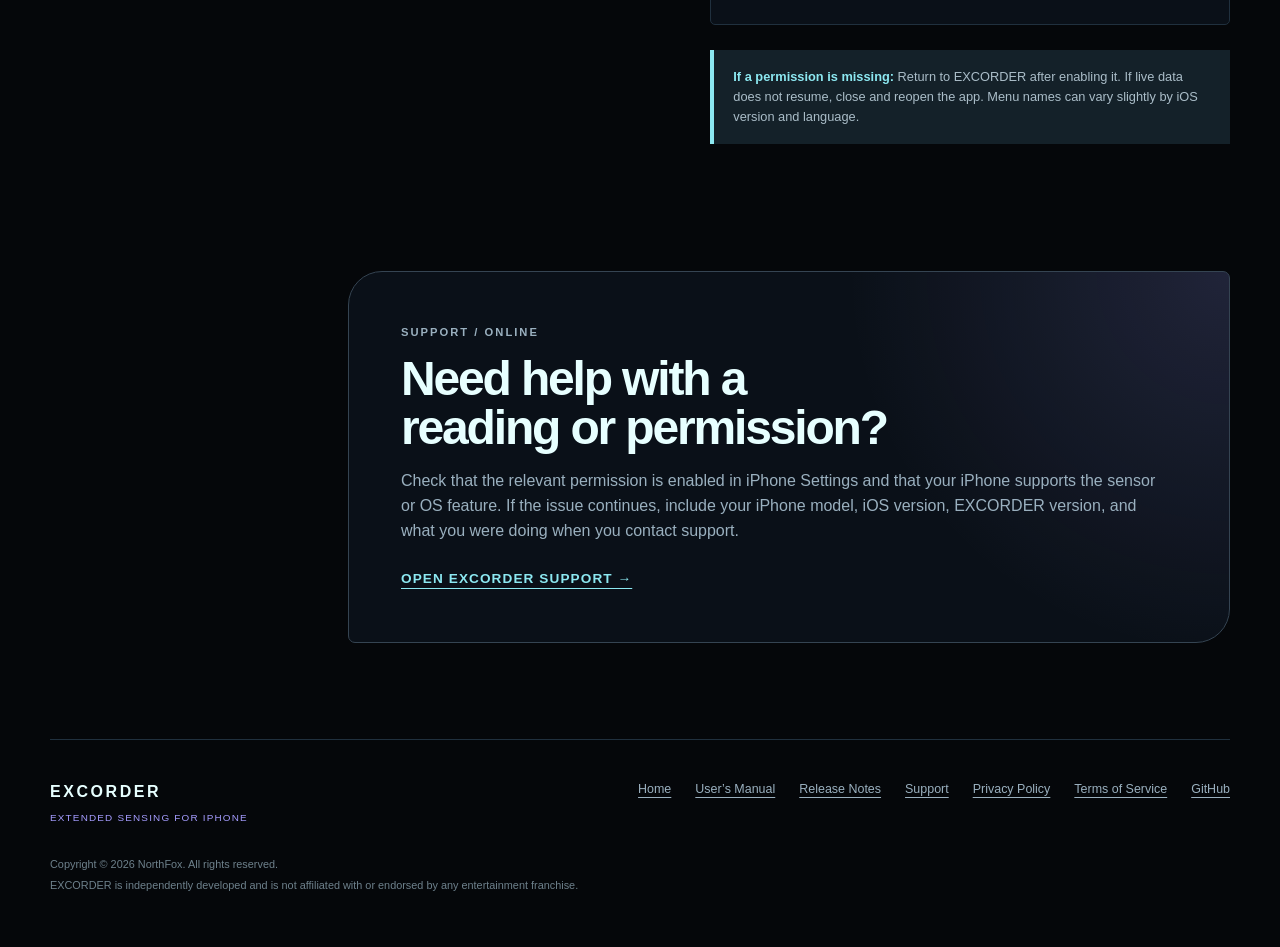
<file: manual.html>
<!doctype html>
<html lang="en">
<head>
    <meta charset="utf-8">
    <meta name="viewport" content="width=device-width, initial-scale=1">
    <title>EXCORDER User’s Manual — Screens, Controls &amp; Sensors</title>
    <meta name="description" content="Learn how to use EXCORDER’s Overview, Image, Navigation, Audio, Voice Decode, and BIO SCAN screens on iPhone.">
    <meta name="theme-color" content="#05070a">
    <link rel="canonical" href="https://northfoxjp.github.io/excorder/manual.html">
    <link rel="alternate" hreflang="en" href="https://northfoxjp.github.io/excorder/manual.html">
    <link rel="alternate" hreflang="ja" href="https://northfoxjp.github.io/excorder/ja/manual.html">
    <link rel="alternate" hreflang="x-default" href="https://northfoxjp.github.io/excorder/manual.html">
    <link rel="icon" type="image/png" href="assets/icons/excorder-icon.png">
    <link rel="apple-touch-icon" href="assets/icons/excorder-icon.png">
    <meta property="og:locale" content="en_US">
    <meta property="og:locale:alternate" content="ja_JP">
    <meta property="og:type" content="article">
    <meta property="og:site_name" content="EXCORDER">
    <meta property="og:title" content="EXCORDER User’s Manual">
    <meta property="og:description" content="A visual guide to every EXCORDER screen, control, and sensor display.">
    <meta property="og:url" content="https://northfoxjp.github.io/excorder/manual.html">
    <meta property="og:image" content="https://northfoxjp.github.io/excorder/assets/og/excorder-og.png">
    <meta name="twitter:card" content="summary_large_image">
    <meta name="twitter:title" content="EXCORDER User’s Manual">
    <meta name="twitter:description" content="A visual guide to every EXCORDER screen, control, and sensor display.">
    <meta name="twitter:image" content="https://northfoxjp.github.io/excorder/assets/og/excorder-og.png">
    <link rel="stylesheet" href="landing.css?v=20260910-1">
    <link rel="stylesheet" href="manual.css?v=20260927-3">
    <script src="landing.js" defer></script>
</head>
<body>
    <a class="skip-link" href="#main"><span>Skip to content</span></a>
    <header class="topbar">
        <a class="wordmark" href="index.html" aria-label="EXCORDER home"><span>EXCORDER</span><small>Extended Sensing for iPhone</small></a>
        <nav class="topnav" aria-label="Primary navigation">
            <a href="index.html"><span>Home</span></a>
            <a href="manual.html" aria-current="page"><span>Manual</span></a>
            <a href="releases.html"><span>Releases</span></a>
            <a href="support.html"><span>Support</span></a>
            <div class="language-switch" role="group" aria-label="Language"><a href="manual.html" lang="en" hreflang="en" aria-current="page">EN</a><span aria-hidden="true">/</span><a href="ja/manual.html" lang="ja" hreflang="ja">JP</a></div>
        </nav>
    </header>

    <main id="main" class="manual-main">
        <section class="manual-hero">
            <div class="reveal">
                <p class="eyebrow"><span class="status-dot" aria-hidden="true"></span><span>Operations database / 1.1.1</span></p>
                <h1>User’s Manual<span>Read every signal at a glance.</span></h1>
                <p class="manual-lead">A visual guide to EXCORDER’s five screens—from your first sensor reading to snapshots, screen recordings, Voice Decode, and BIO SCAN.</p>
            </div>
            <aside class="quick-start reveal" aria-labelledby="quick-start-title">
                <h2 id="quick-start-title">Quick start</h2>
                <ol>
                    <li><span><strong>Allow access</strong>Grant the requested camera, location, motion, microphone, speech, Bluetooth, and Photos permissions for the features you want to use.</span></li>
                    <li><span><strong>Choose a screen</strong>Use the OVERVIEW, IMAGE, NAV, AUDIO, and BIO tabs at the top.</span></li>
                    <li><span><strong>Watch the status</strong>RECEIVING means that the panel is receiving live data. Availability varies by device and permission.</span></li>
                </ol>
            </aside>
        </section>

        <section class="signal-strip manual-strip" aria-label="Manual sections"><span>OVERVIEW</span><span>IMAGE</span><span>NAV</span><span>AUDIO</span><span>BIO</span></section>

        <div class="manual-layout">
            <aside class="manual-toc" aria-label="On this page">
                <span>ON THIS PAGE</span>
                <nav>
                    <a href="#overview">00 / Overview</a>
                    <a href="#image">01 / Image</a>
                    <a href="#navigation">02 / Navigation</a>
                    <a href="#audio">03 / Audio</a>
                    <a href="#bio">04 / BIO Scan</a>
                    <a href="#permissions">05 / Permissions</a>
                    <a href="#help">Help</a>
                </nav>
            </aside>

            <div class="manual-content">
                <section class="manual-section manual-section--yellow" id="overview">
                    <a class="manual-visual reveal" href="assets/manual/overview.jpg?v=20260927-2" target="_blank" rel="noopener">
                        <img src="assets/manual/overview.jpg?v=20260927-2" alt="EXCORDER Overview screen showing rear imaging, navigation, and acoustic panels" width="741" height="2123">
                        <span>Open full-size screen ↗</span>
                    </a>
                    <div class="manual-copy reveal">
                        <p class="section-index">00 / OVERVIEW</p>
                        <h2>Your sensor dashboard</h2>
                        <p class="manual-intro">OVERVIEW brings key information from the IMAGE, NAV, and AUDIO screens into one scrollable dashboard. Tap a section or use the tabs to open its full view.</p>
                        <ul class="manual-points">
                            <li><strong>Rear Imaging</strong>See the live rear camera, device vertical angle, azimuth, approximate center distance on supported LiDAR models, and an RGB-derived simulated spectrum.</li>
                            <li><strong>Navigation</strong>See your map position, coordinates, heading, GPS altitude, local weather context, pressure, and relative altitude.</li>
                            <li><strong>Acoustic</strong>Monitor relative microphone level in dBFS, the frequency spectrum, and the current digital boost.</li>
                        </ul>
                        <div class="common-controls">
                            <h3>Controls found throughout the app</h3>
                            <div class="control-grid">
                                <div class="control-card"><b>TOP TABS</b><p>Switch directly among OVERVIEW, IMAGE, NAV, AUDIO, and BIO.</p></div>
                                <div class="control-card"><b>RECEIVING</b><p>The section is receiving live sensor data. NOT RECEIVING or a waiting message means data is unavailable or paused.</p></div>
                                <div class="control-card"><b>SNAPSHOT</b><p>Capture the current EXCORDER screen and save the still image to Photos.</p></div>
                                <div class="control-card"><b>RECORD / STOP</b><p>Start or stop a screen recording and save the resulting video to Photos.</p></div>
                            </div>
                        </div>
                    </div>
                </section>

                <section class="manual-section manual-section--red" id="image">
                    <a class="manual-visual reveal" href="assets/manual/image.png?v=20260927-2" target="_blank" rel="noopener">
                        <img src="assets/manual/image.png?v=20260927-2" alt="EXCORDER Image screen with camera targeting brackets, LiDAR center range, angle, azimuth, and simulated spectrum" width="850" height="1851" loading="lazy">
                        <span>Open full-size screen ↗</span>
                    </a>
                    <div class="manual-copy reveal">
                        <p class="section-index">01 / IMAGE</p>
                        <h2>Imaging and range</h2>
                        <p class="manual-intro">Use the rear camera as a live sensor view. On supported iPhones, EXCORDER overlays an approximate LiDAR distance at the center of the image.</p>
                        <ul class="manual-points">
                            <li><strong>Vertical angle</strong>The scale on the left shows the device’s upward or downward tilt in degrees.</li>
                            <li><strong>Azimuth</strong>The lower scale and AZ label show the direction the camera is facing, from 0° to 359°.</li>
                            <li><strong>Center range</strong>The value inside the targeting brackets is the approximate distance to the center target. It appears only on supported LiDAR-equipped devices.</li>
                            <li><strong>Camera spectrum</strong>A 32-band visualization from 400–700 nm, simulated from the camera’s RGB values at 10 Hz.</li>
                        </ul>
                        <p class="manual-note"><strong>Important:</strong> Center range is approximate, and the spectrum is an RGB-derived visualization—not a physical spectrometer reading.</p>
                    </div>
                </section>

                <section class="manual-section manual-section--blue" id="navigation">
                    <a class="manual-visual reveal" href="assets/manual/navigation.jpg?v=20260927-2" target="_blank" rel="noopener">
                        <img src="assets/manual/navigation.jpg?v=20260927-2" alt="EXCORDER Navigation screen showing map, environmental readings, magnetic field scan, and acceleration spectrum" width="725" height="2170" loading="lazy">
                        <span>Open full-size screen ↗</span>
                    </a>
                    <div class="manual-copy reveal">
                        <p class="section-index">02 / NAV</p>
                        <h2>Position, field, and motion</h2>
                        <p class="manual-intro">NAV combines your position and environment with magnetic-field direction and motion analysis.</p>
                        <ul class="manual-points">
                            <li><strong>Map and position</strong>View your current map position, latitude, longitude, compass heading, and GPS altitude.</li>
                            <li><strong>Weather and pressure</strong>Local temperature and humidity come from MET Norway. Atmospheric pressure comes from the device barometer when available.</li>
                            <li><strong>Relative altitude</strong>Tracks barometric change from a reference point. Tap RESET REL ALT to make the current reading the new zero point.</li>
                            <li><strong>Magnetic field scan</strong>Shows current field strength, baseline, anomaly, peak, scan quality, and X/Y/Z readings. The arrow points toward a stronger field—not toward magnetic north.</li>
                            <li><strong>Reset scan</strong>Tap RESET SCAN to establish a new magnetic baseline for the current position and surroundings.</li>
                            <li><strong>Acceleration / vibration</strong>Follow the 100 Hz three-axis acceleration trace and a 0–50 Hz spectrum with peak frequency and amplitude.</li>
                        </ul>
                        <p class="manual-note"><strong>Tip:</strong> Keep the iPhone steady while establishing a magnetic baseline. Cases, magnets, chargers, metal objects, and nearby electronics can change the reading.</p>
                    </div>
                </section>

                <section class="manual-section manual-section--orange" id="audio">
                    <a class="manual-visual reveal" href="assets/manual/audio.png?v=20260927-2" target="_blank" rel="noopener">
                        <img src="assets/manual/audio.png?v=20260927-2" alt="EXCORDER Audio screen showing microphone level, spectrum, boost control, live transcript, and translation" width="1320" height="2868" loading="lazy">
                        <span>Open full-size screen ↗</span>
                    </a>
                    <div class="manual-copy reveal">
                        <p class="section-index">03 / AUDIO</p>
                        <h2>Sound and Voice Decode</h2>
                        <p class="manual-intro">AUDIO visualizes the microphone signal and can transcribe speech in six languages. Translation is available on supported iOS versions.</p>
                        <ul class="manual-points">
                            <li><strong>Relative level</strong>The large dBFS value and bar show the live digital microphone level. It is not a calibrated sound-pressure level.</li>
                            <li><strong>Frequency spectrum</strong>The bars show relative energy across 40 Hz–16 kHz.</li>
                            <li><strong>Boost</strong>Adjust the digital multiplier from 1× to 6× to inspect quieter signals. Boost changes the display sensitivity, not the physical microphone.</li>
                            <li><strong>Input language</strong>Choose Japanese, English, Spanish, Korean, German, or French from INPUT.</li>
                            <li><strong>Transcription and translation</strong>Select a translation target or OFF, then tap TRANSCRIBE. Tap STOP to finish and CLEAR to erase the displayed text.</li>
                        </ul>
                        <p class="manual-note"><strong>Requirements:</strong> Microphone and speech-recognition access are required. Real-time translation requires iOS 18 or later and may require language resources to be downloaded by iOS.</p>
                    </div>
                </section>

                <section class="manual-section manual-section--purple" id="bio">
                    <a class="manual-visual reveal" href="assets/manual/bio.png?v=20260927-2" target="_blank" rel="noopener">
                        <img src="assets/manual/bio.png?v=20260927-2" alt="EXCORDER BIO SCAN screen showing magnetic, audio, Bluetooth, pressure, face, and 3D human-shape detection" width="850" height="1850" loading="lazy">
                        <span>Open full-size screen ↗</span>
                    </a>
                    <div class="manual-copy reveal">
                        <p class="section-index">04 / BIO SCAN</p>
                        <h2>Watch for sensor changes</h2>
                        <p class="manual-intro">BIO SCAN watches several live channels at once and alerts you when a selected threshold is crossed.</p>
                        <ul class="manual-points">
                            <li><strong>Magnetic</strong>Monitors magnetic-field change against the adjustable THR value.</li>
                            <li><strong>Audio — Low / High</strong>Monitors level changes in the 20–80 Hz and 14–20 kHz bands. Drag each threshold marker to tune sensitivity.</li>
                            <li><strong>BLE</strong>Shows nearby Bluetooth Low Energy device count and RSSI change. The result depends on discoverable devices and Bluetooth access.</li>
                            <li><strong>Pressure</strong>Uses separate low and high limits around a baseline. Drag L and H to adjust the limits; tap RESET to use the current pressure as the new baseline.</li>
                            <li><strong>TrueDepth</strong>On supported devices, FACE DETECT ON enables the front-camera view, face mesh, face detection, and 3D human-shape detection. Tap it to turn those functions off.</li>
                            <li><strong>Detection alert</strong>When a channel crosses its threshold, EXCORDER identifies the triggered channel and responds with an on-screen alert, sound, and vibration.</li>
                        </ul>
                        <p class="manual-note"><strong>For entertainment purposes:</strong> Sensor changes do not confirm the presence of a living being. Face and 3D human-shape features require a TrueDepth-equipped device.</p>
                    </div>
                </section>

                <section class="manual-section manual-section--cyan" id="permissions">
                    <a class="manual-visual reveal" href="assets/manual/permissions-en.png?v=20260927-1" target="_blank" rel="noopener">
                        <img src="assets/manual/permissions-en.png?v=20260927-1" alt="iPhone Settings screen showing EXCORDER permissions for location, Photos, Bluetooth, microphone, speech recognition, motion, and camera" width="851" height="1849" loading="lazy">
                        <span>Open full-size screen ↗</span>
                    </a>
                    <div class="manual-copy reveal">
                        <p class="section-index">05 / PERMISSIONS</p>
                        <h2>Manage access in iPhone Settings</h2>
                        <p class="manual-intro">If a sensor or save function is unavailable, open <strong>Settings → Apps → EXCORDER</strong> and confirm the permission for that feature. You only need to allow access for features you intend to use.</p>
                        <ul class="manual-points">
                            <li><strong>Location</strong>Set to While Using the App to show the map, coordinates, heading, GPS altitude, and nearby weather information in NAV.</li>
                            <li><strong>Photos</strong>Allow Add Photos Only so SNAPSHOT and RECORD can save images and screen recordings to Photos.</li>
                            <li><strong>Bluetooth</strong>Enable this to scan nearby Bluetooth Low Energy devices in BIO SCAN.</li>
                            <li><strong>Microphone</strong>Enable this for the AUDIO level, frequency spectrum, Voice Decode, and BIO SCAN audio channels.</li>
                            <li><strong>Speech Recognition</strong>Enable this to use live transcription in Voice Decode.</li>
                            <li><strong>Motion &amp; Fitness</strong>Enable this for pressure, relative altitude, magnetic-field, device-angle, acceleration, and vibration displays.</li>
                            <li><strong>Camera</strong>Enable this for rear imaging and supported TrueDepth face and 3D human-shape features.</li>
                            <li><strong>Cellular Data</strong>Enable this when you want online services such as local weather information to work without Wi-Fi.</li>
                        </ul>
                        <p class="manual-note"><strong>If a permission is missing:</strong> Return to EXCORDER after enabling it. If live data does not resume, close and reopen the app. Menu names can vary slightly by iOS version and language.</p>
                    </div>
                </section>

                <section class="manual-help reveal" id="help">
                    <p class="section-index">SUPPORT / ONLINE</p>
                    <h2>Need help with a reading or permission?</h2>
                    <p>Check that the relevant permission is enabled in iPhone Settings and that your iPhone supports the sensor or OS feature. If the issue continues, include your iPhone model, iOS version, EXCORDER version, and what you were doing when you contact support.</p>
                    <a class="text-link" href="support.html">Open EXCORDER Support →</a>
                </section>
            </div>
        </div>
    </main>

    <footer class="footer">
        <div class="footer-brand"><strong>EXCORDER</strong><span>Extended Sensing for iPhone</span></div>
        <nav aria-label="Footer navigation"><a href="index.html">Home</a><a href="manual.html" aria-current="page">User’s Manual</a><a href="releases.html">Release Notes</a><a href="support.html">Support</a><a href="privacy.html">Privacy Policy</a><a href="terms.html">Terms of Service</a><a href="https://github.com/NorthFoxJp/excorder" target="_blank" rel="noopener noreferrer">GitHub</a></nav>
        <div class="footer-meta"><p>Copyright © 2026 NorthFox. All rights reserved.</p><p>EXCORDER is independently developed and is not affiliated with or endorsed by any entertainment franchise.</p></div>
    </footer>
    <script type="module" src="https://static.cloudflareinsights.com/beacon.min.js" data-cf-beacon='{"token":"8728dedc37094d09b27d4a53fe823d76"}'></script>
</body>
</html>
</file>
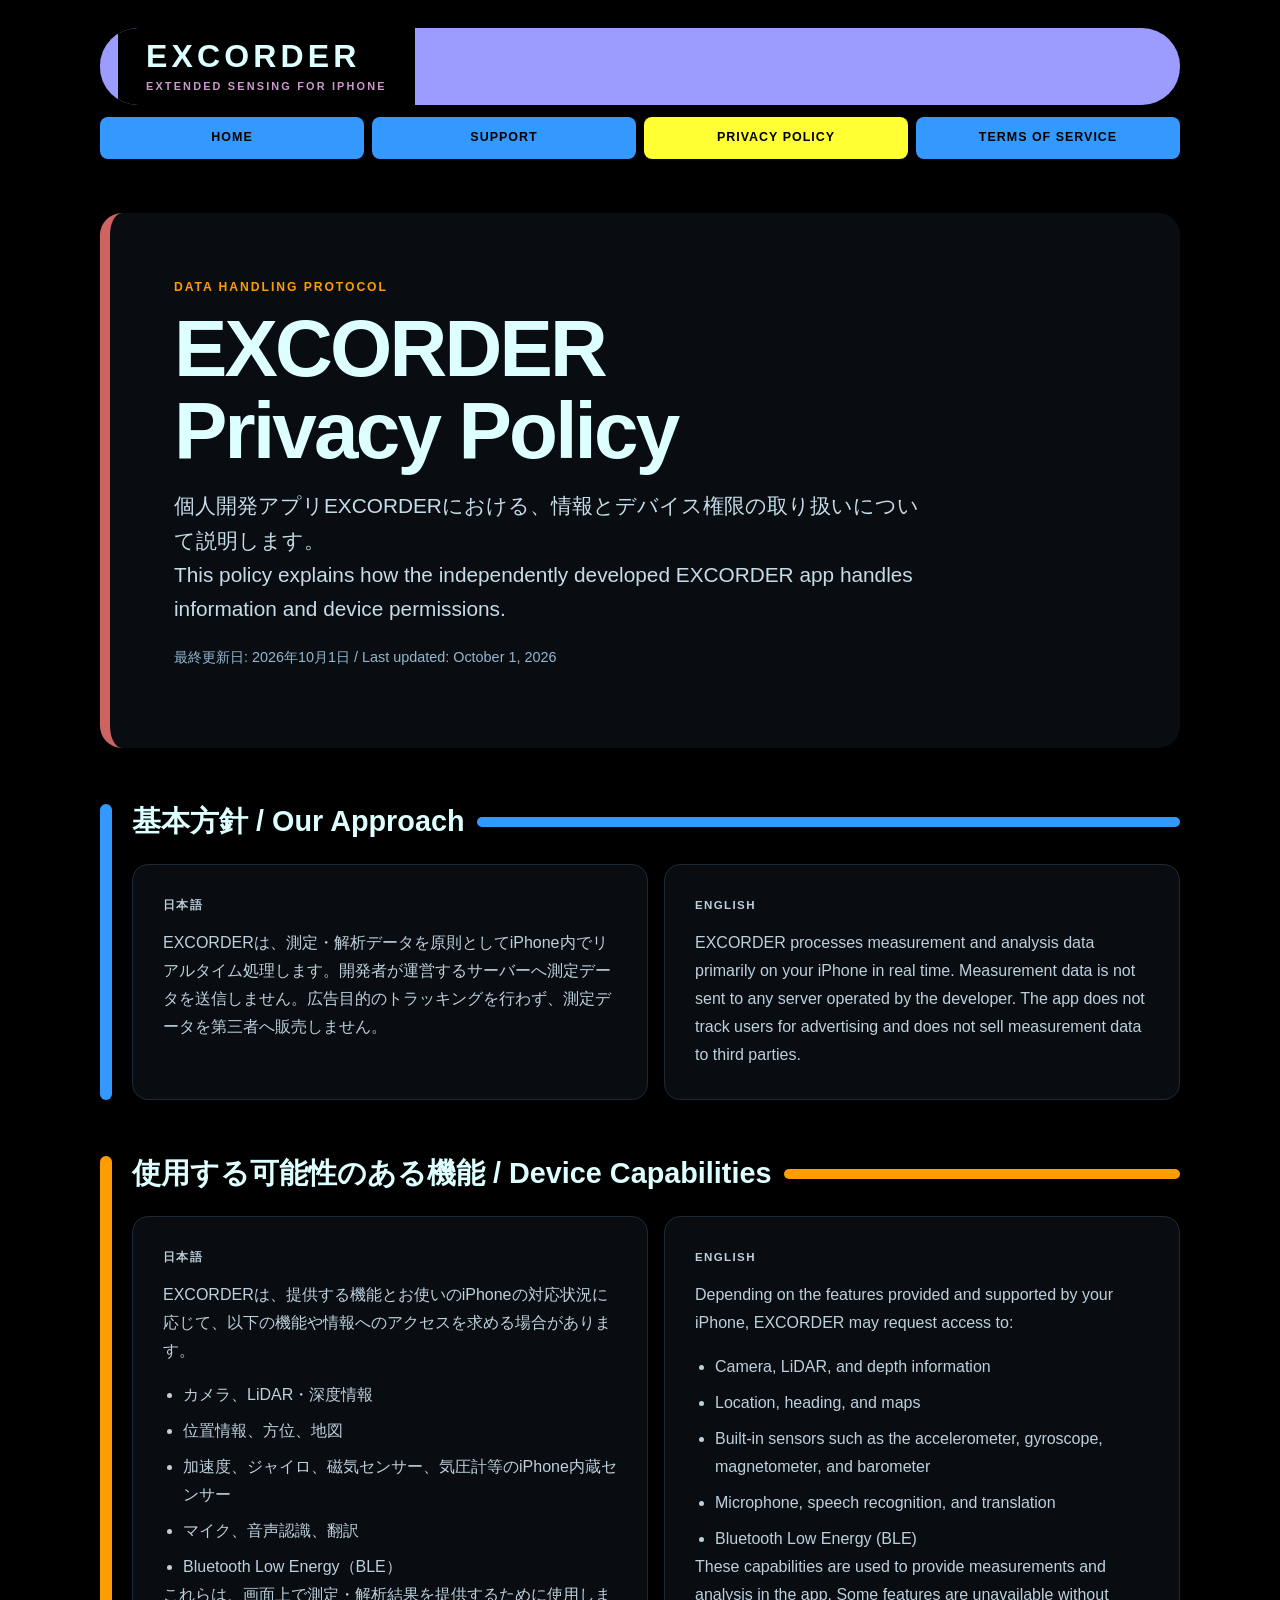
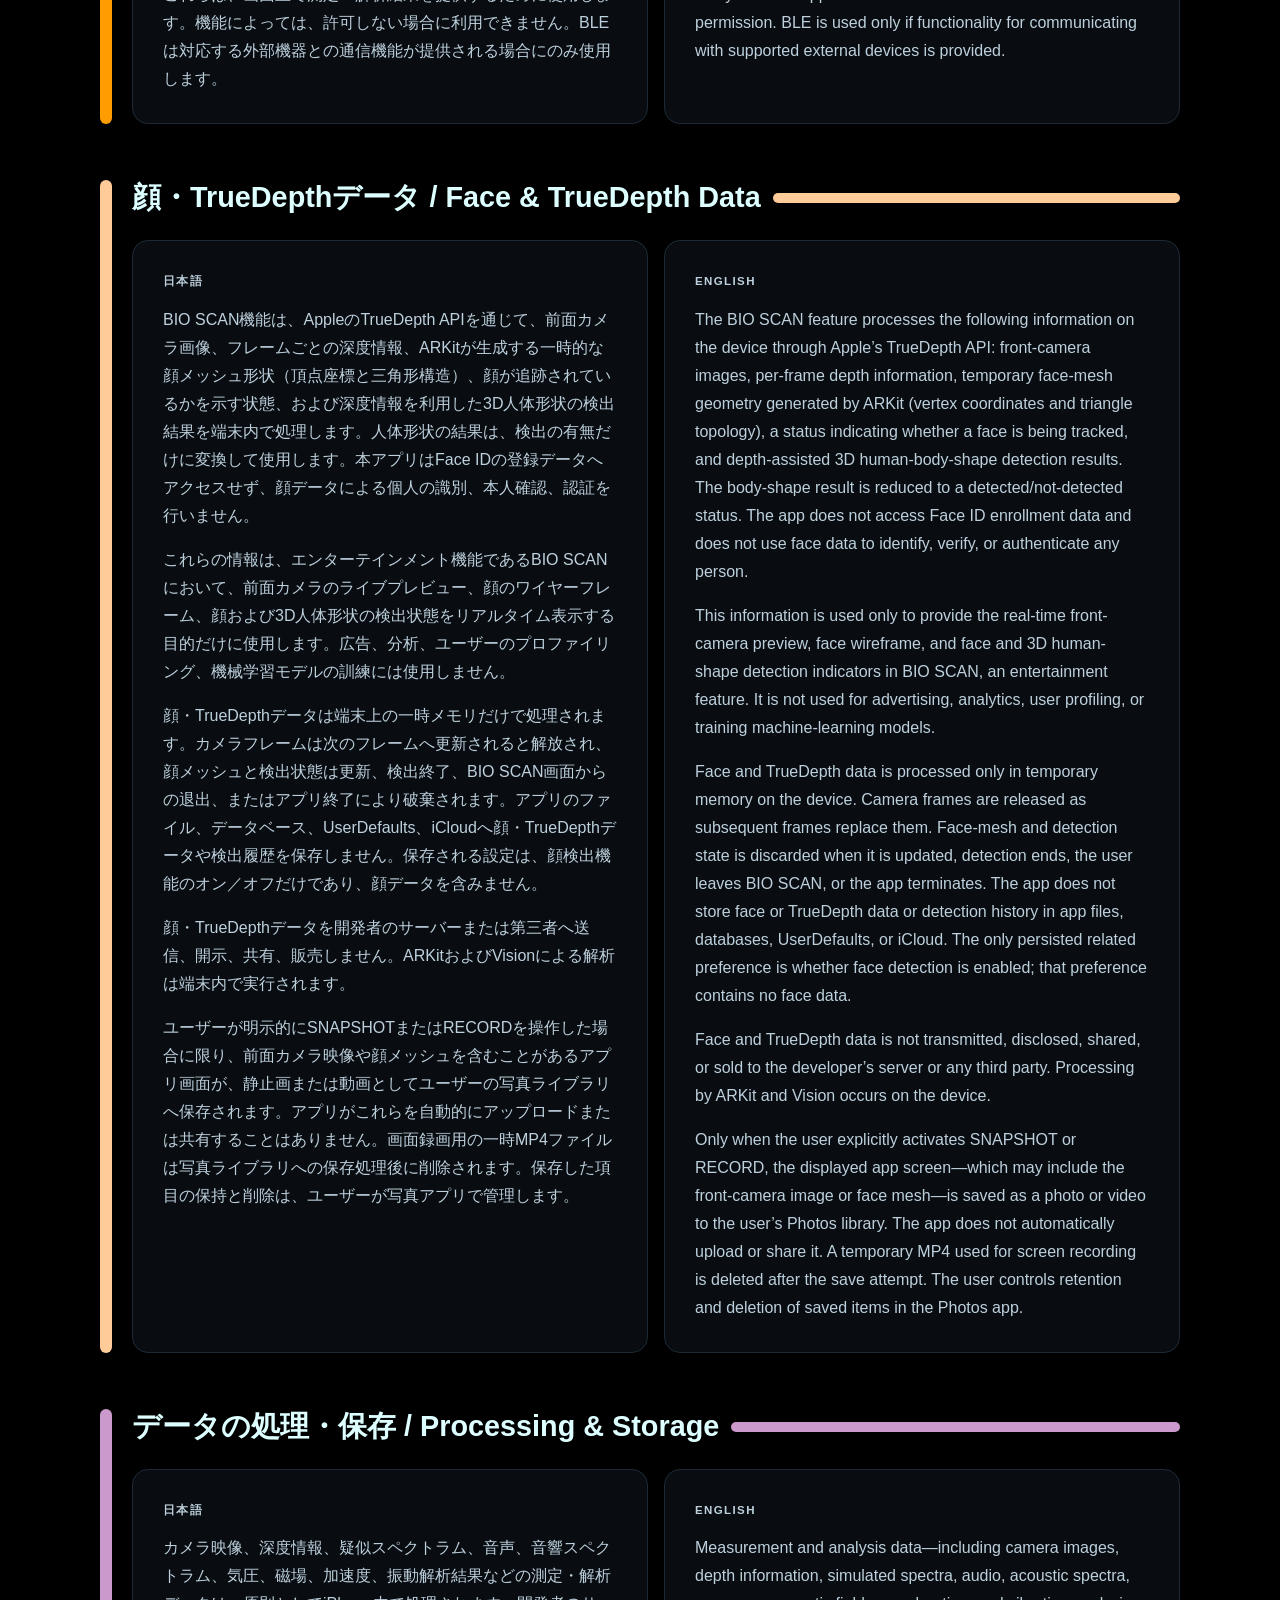
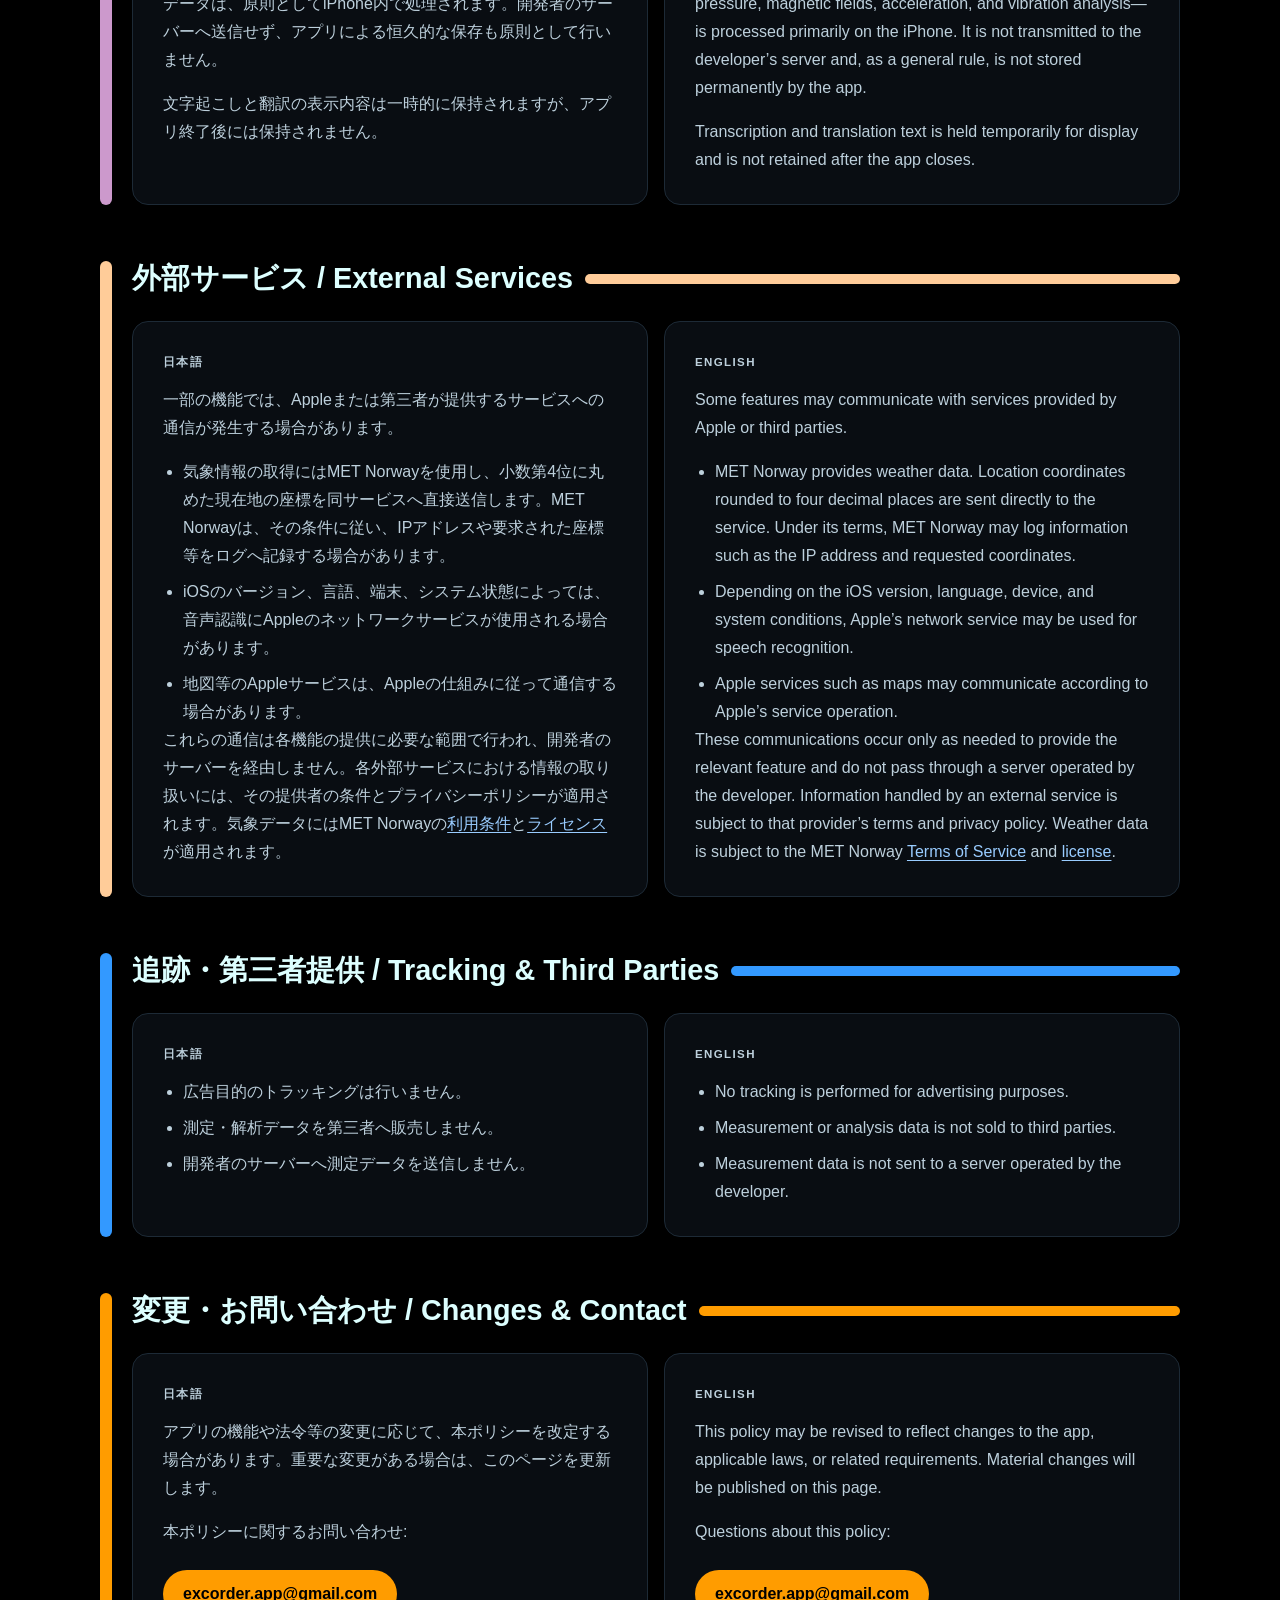
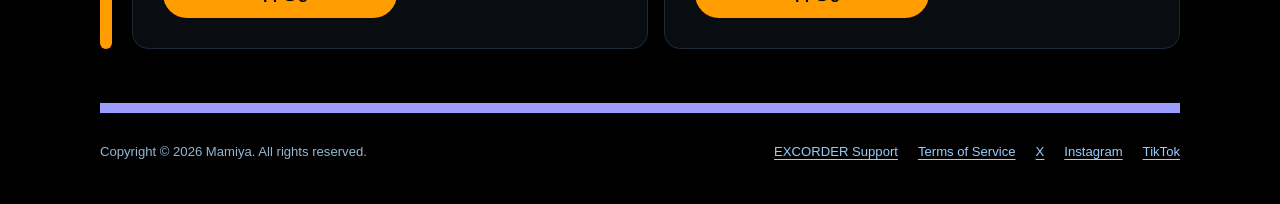
<file: privacy.html>
<!doctype html>
<html lang="ja">
<head>
    <meta charset="utf-8">
    <meta name="viewport" content="width=device-width, initial-scale=1">
    <meta name="description" content="EXCORDER — Extended Sensing for iPhone のプライバシーポリシーです。センサー情報、位置情報、カメラ、マイク等の取り扱いをご案内します。">
    <meta name="theme-color" content="#000000">
    <title>EXCORDER Privacy Policy</title>
    <link rel="stylesheet" href="styles.css">
</head>
<body>
    <a class="skip-link" href="#main">本文へ移動 / Skip to content</a>

    <header class="site-header">
        <div class="brand-bar" aria-label="EXCORDER">
            <div class="brand">
                <span class="brand-name">EXCORDER</span>
                <span class="brand-tagline">Extended Sensing for iPhone</span>
            </div>
        </div>
        <nav class="site-nav" aria-label="Main navigation">
            <a href="index.html">Home</a>
            <a href="support.html">Support</a>
            <a href="privacy.html" aria-current="page">Privacy Policy</a>
            <a href="terms.html">Terms of Service</a>
        </nav>
    </header>

    <main id="main">
        <section class="hero" aria-labelledby="page-title">
            <p class="eyebrow">Data handling protocol</p>
            <h1 id="page-title">EXCORDER<br>Privacy Policy</h1>
            <p class="lead">個人開発アプリEXCORDERにおける、情報とデバイス権限の取り扱いについて説明します。<br>This policy explains how the independently developed EXCORDER app handles information and device permissions.</p>
            <p class="policy-meta">最終更新日: 2026年10月1日 / Last updated: October 1, 2026</p>
        </section>

        <section class="section section--blue" aria-labelledby="summary-title">
            <div class="section-content">
                <h2 class="section-heading" id="summary-title">基本方針 / Our Approach</h2>
                <div class="bilingual-grid">
                    <article class="language-card" lang="ja">
                        <p class="language-label">日本語</p>
                        <p>EXCORDERは、測定・解析データを原則としてiPhone内でリアルタイム処理します。開発者が運営するサーバーへ測定データを送信しません。広告目的のトラッキングを行わず、測定データを第三者へ販売しません。</p>
                    </article>
                    <article class="language-card" lang="en">
                        <p class="language-label">English</p>
                        <p>EXCORDER processes measurement and analysis data primarily on your iPhone in real time. Measurement data is not sent to any server operated by the developer. The app does not track users for advertising and does not sell measurement data to third parties.</p>
                    </article>
                </div>
            </div>
        </section>

        <section class="section section--orange" aria-labelledby="permissions-title">
            <div class="section-content">
                <h2 class="section-heading" id="permissions-title">使用する可能性のある機能 / Device Capabilities</h2>
                <div class="bilingual-grid">
                    <article class="language-card" lang="ja">
                        <p class="language-label">日本語</p>
                        <p>EXCORDERは、提供する機能とお使いのiPhoneの対応状況に応じて、以下の機能や情報へのアクセスを求める場合があります。</p>
                        <ul class="plain-list">
                            <li>カメラ、LiDAR・深度情報</li>
                            <li>位置情報、方位、地図</li>
                            <li>加速度、ジャイロ、磁気センサー、気圧計等のiPhone内蔵センサー</li>
                            <li>マイク、音声認識、翻訳</li>
                            <li>Bluetooth Low Energy（BLE）</li>
                        </ul>
                        <p>これらは、画面上で測定・解析結果を提供するために使用します。機能によっては、許可しない場合に利用できません。BLEは対応する外部機器との通信機能が提供される場合にのみ使用します。</p>
                    </article>
                    <article class="language-card" lang="en">
                        <p class="language-label">English</p>
                        <p>Depending on the features provided and supported by your iPhone, EXCORDER may request access to:</p>
                        <ul class="plain-list">
                            <li>Camera, LiDAR, and depth information</li>
                            <li>Location, heading, and maps</li>
                            <li>Built-in sensors such as the accelerometer, gyroscope, magnetometer, and barometer</li>
                            <li>Microphone, speech recognition, and translation</li>
                            <li>Bluetooth Low Energy (BLE)</li>
                        </ul>
                        <p>These capabilities are used to provide measurements and analysis in the app. Some features are unavailable without permission. BLE is used only if functionality for communicating with supported external devices is provided.</p>
                    </article>
                </div>
            </div>
        </section>

        <section class="section section--peach" aria-labelledby="face-data-title">
            <div class="section-content">
                <h2 class="section-heading" id="face-data-title">顔・TrueDepthデータ / Face &amp; TrueDepth Data</h2>
                <div class="bilingual-grid">
                    <article class="language-card" lang="ja">
                        <p class="language-label">日本語</p>
                        <p>BIO SCAN機能は、AppleのTrueDepth APIを通じて、前面カメラ画像、フレームごとの深度情報、ARKitが生成する一時的な顔メッシュ形状（頂点座標と三角形構造）、顔が追跡されているかを示す状態、および深度情報を利用した3D人体形状の検出結果を端末内で処理します。人体形状の結果は、検出の有無だけに変換して使用します。本アプリはFace IDの登録データへアクセスせず、顔データによる個人の識別、本人確認、認証を行いません。</p>
                        <p>これらの情報は、エンターテインメント機能であるBIO SCANにおいて、前面カメラのライブプレビュー、顔のワイヤーフレーム、顔および3D人体形状の検出状態をリアルタイム表示する目的だけに使用します。広告、分析、ユーザーのプロファイリング、機械学習モデルの訓練には使用しません。</p>
                        <p>顔・TrueDepthデータは端末上の一時メモリだけで処理されます。カメラフレームは次のフレームへ更新されると解放され、顔メッシュと検出状態は更新、検出終了、BIO SCAN画面からの退出、またはアプリ終了により破棄されます。アプリのファイル、データベース、UserDefaults、iCloudへ顔・TrueDepthデータや検出履歴を保存しません。保存される設定は、顔検出機能のオン／オフだけであり、顔データを含みません。</p>
                        <p>顔・TrueDepthデータを開発者のサーバーまたは第三者へ送信、開示、共有、販売しません。ARKitおよびVisionによる解析は端末内で実行されます。</p>
                        <p>ユーザーが明示的にSNAPSHOTまたはRECORDを操作した場合に限り、前面カメラ映像や顔メッシュを含むことがあるアプリ画面が、静止画または動画としてユーザーの写真ライブラリへ保存されます。アプリがこれらを自動的にアップロードまたは共有することはありません。画面録画用の一時MP4ファイルは写真ライブラリへの保存処理後に削除されます。保存した項目の保持と削除は、ユーザーが写真アプリで管理します。</p>
                    </article>
                    <article class="language-card" lang="en">
                        <p class="language-label">English</p>
                        <p>The BIO SCAN feature processes the following information on the device through Apple’s TrueDepth API: front-camera images, per-frame depth information, temporary face-mesh geometry generated by ARKit (vertex coordinates and triangle topology), a status indicating whether a face is being tracked, and depth-assisted 3D human-body-shape detection results. The body-shape result is reduced to a detected/not-detected status. The app does not access Face ID enrollment data and does not use face data to identify, verify, or authenticate any person.</p>
                        <p>This information is used only to provide the real-time front-camera preview, face wireframe, and face and 3D human-shape detection indicators in BIO SCAN, an entertainment feature. It is not used for advertising, analytics, user profiling, or training machine-learning models.</p>
                        <p>Face and TrueDepth data is processed only in temporary memory on the device. Camera frames are released as subsequent frames replace them. Face-mesh and detection state is discarded when it is updated, detection ends, the user leaves BIO SCAN, or the app terminates. The app does not store face or TrueDepth data or detection history in app files, databases, UserDefaults, or iCloud. The only persisted related preference is whether face detection is enabled; that preference contains no face data.</p>
                        <p>Face and TrueDepth data is not transmitted, disclosed, shared, or sold to the developer’s server or any third party. Processing by ARKit and Vision occurs on the device.</p>
                        <p>Only when the user explicitly activates SNAPSHOT or RECORD, the displayed app screen—which may include the front-camera image or face mesh—is saved as a photo or video to the user’s Photos library. The app does not automatically upload or share it. A temporary MP4 used for screen recording is deleted after the save attempt. The user controls retention and deletion of saved items in the Photos app.</p>
                    </article>
                </div>
            </div>
        </section>

        <section class="section section--lavender" aria-labelledby="processing-title">
            <div class="section-content">
                <h2 class="section-heading" id="processing-title">データの処理・保存 / Processing &amp; Storage</h2>
                <div class="bilingual-grid">
                    <article class="language-card" lang="ja">
                        <p class="language-label">日本語</p>
                        <p>カメラ映像、深度情報、疑似スペクトラム、音声、音響スペクトラム、気圧、磁場、加速度、振動解析結果などの測定・解析データは、原則としてiPhone内で処理されます。開発者のサーバーへ送信せず、アプリによる恒久的な保存も原則として行いません。</p>
                        <p>文字起こしと翻訳の表示内容は一時的に保持されますが、アプリ終了後には保持されません。</p>
                    </article>
                    <article class="language-card" lang="en">
                        <p class="language-label">English</p>
                        <p>Measurement and analysis data—including camera images, depth information, simulated spectra, audio, acoustic spectra, pressure, magnetic fields, acceleration, and vibration analysis—is processed primarily on the iPhone. It is not transmitted to the developer’s server and, as a general rule, is not stored permanently by the app.</p>
                        <p>Transcription and translation text is held temporarily for display and is not retained after the app closes.</p>
                    </article>
                </div>
            </div>
        </section>

        <section class="section section--peach" aria-labelledby="services-title">
            <div class="section-content">
                <h2 class="section-heading" id="services-title">外部サービス / External Services</h2>
                <div class="bilingual-grid">
                    <article class="language-card" lang="ja">
                        <p class="language-label">日本語</p>
                        <p>一部の機能では、Appleまたは第三者が提供するサービスへの通信が発生する場合があります。</p>
                        <ul class="plain-list">
                            <li>気象情報の取得にはMET Norwayを使用し、小数第4位に丸めた現在地の座標を同サービスへ直接送信します。MET Norwayは、その条件に従い、IPアドレスや要求された座標等をログへ記録する場合があります。</li>
                            <li>iOSのバージョン、言語、端末、システム状態によっては、音声認識にAppleのネットワークサービスが使用される場合があります。</li>
                            <li>地図等のAppleサービスは、Appleの仕組みに従って通信する場合があります。</li>
                        </ul>
                        <p>これらの通信は各機能の提供に必要な範囲で行われ、開発者のサーバーを経由しません。各外部サービスにおける情報の取り扱いには、その提供者の条件とプライバシーポリシーが適用されます。気象データにはMET Norwayの<a href="https://api.met.no/doc/TermsOfService">利用条件</a>と<a href="https://api.met.no/doc/License">ライセンス</a>が適用されます。</p>
                    </article>
                    <article class="language-card" lang="en">
                        <p class="language-label">English</p>
                        <p>Some features may communicate with services provided by Apple or third parties.</p>
                        <ul class="plain-list">
                            <li>MET Norway provides weather data. Location coordinates rounded to four decimal places are sent directly to the service. Under its terms, MET Norway may log information such as the IP address and requested coordinates.</li>
                            <li>Depending on the iOS version, language, device, and system conditions, Apple’s network service may be used for speech recognition.</li>
                            <li>Apple services such as maps may communicate according to Apple’s service operation.</li>
                        </ul>
                        <p>These communications occur only as needed to provide the relevant feature and do not pass through a server operated by the developer. Information handled by an external service is subject to that provider’s terms and privacy policy. Weather data is subject to the MET Norway <a href="https://api.met.no/doc/TermsOfService">Terms of Service</a> and <a href="https://api.met.no/doc/License">license</a>.</p>
                    </article>
                </div>
            </div>
        </section>

        <section class="section section--blue" aria-labelledby="tracking-title">
            <div class="section-content">
                <h2 class="section-heading" id="tracking-title">追跡・第三者提供 / Tracking &amp; Third Parties</h2>
                <div class="bilingual-grid">
                    <article class="language-card" lang="ja">
                        <p class="language-label">日本語</p>
                        <ul class="plain-list">
                            <li>広告目的のトラッキングは行いません。</li>
                            <li>測定・解析データを第三者へ販売しません。</li>
                            <li>開発者のサーバーへ測定データを送信しません。</li>
                        </ul>
                    </article>
                    <article class="language-card" lang="en">
                        <p class="language-label">English</p>
                        <ul class="plain-list">
                            <li>No tracking is performed for advertising purposes.</li>
                            <li>Measurement or analysis data is not sold to third parties.</li>
                            <li>Measurement data is not sent to a server operated by the developer.</li>
                        </ul>
                    </article>
                </div>
            </div>
        </section>

        <section class="section section--orange" aria-labelledby="changes-title">
            <div class="section-content">
                <h2 class="section-heading" id="changes-title">変更・お問い合わせ / Changes &amp; Contact</h2>
                <div class="bilingual-grid">
                    <article class="language-card" lang="ja">
                        <p class="language-label">日本語</p>
                        <p>アプリの機能や法令等の変更に応じて、本ポリシーを改定する場合があります。重要な変更がある場合は、このページを更新します。</p>
                        <p>本ポリシーに関するお問い合わせ:</p>
                        <a class="contact-link" href="mailto:excorder.app@gmail.com?subject=EXCORDER%20Privacy">excorder.app@gmail.com</a>
                    </article>
                    <article class="language-card" lang="en">
                        <p class="language-label">English</p>
                        <p>This policy may be revised to reflect changes to the app, applicable laws, or related requirements. Material changes will be published on this page.</p>
                        <p>Questions about this policy:</p>
                        <a class="contact-link" href="mailto:excorder.app@gmail.com?subject=EXCORDER%20Privacy">excorder.app@gmail.com</a>
                    </article>
                </div>
            </div>
        </section>
    </main>

    <footer class="site-footer">
        <p>Copyright © 2026 Mamiya. All rights reserved.</p>
        <nav class="footer-links" aria-label="Footer navigation">
            <a href="support.html">EXCORDER Support</a>
            <a href="terms.html">Terms of Service</a>
            <a href="https://x.com/_NorthFox" target="_blank" rel="noopener noreferrer" aria-label="NorthFox on X">X</a>
            <a href="https://www.instagram.com/_northfox_/" target="_blank" rel="noopener noreferrer" aria-label="NorthFox on Instagram">Instagram</a>
            <a href="https://www.tiktok.com/@_northfox" target="_blank" rel="noopener noreferrer" aria-label="NorthFox on TikTok">TikTok</a>
        </nav>
    </footer>
</body>
</html>
</file>
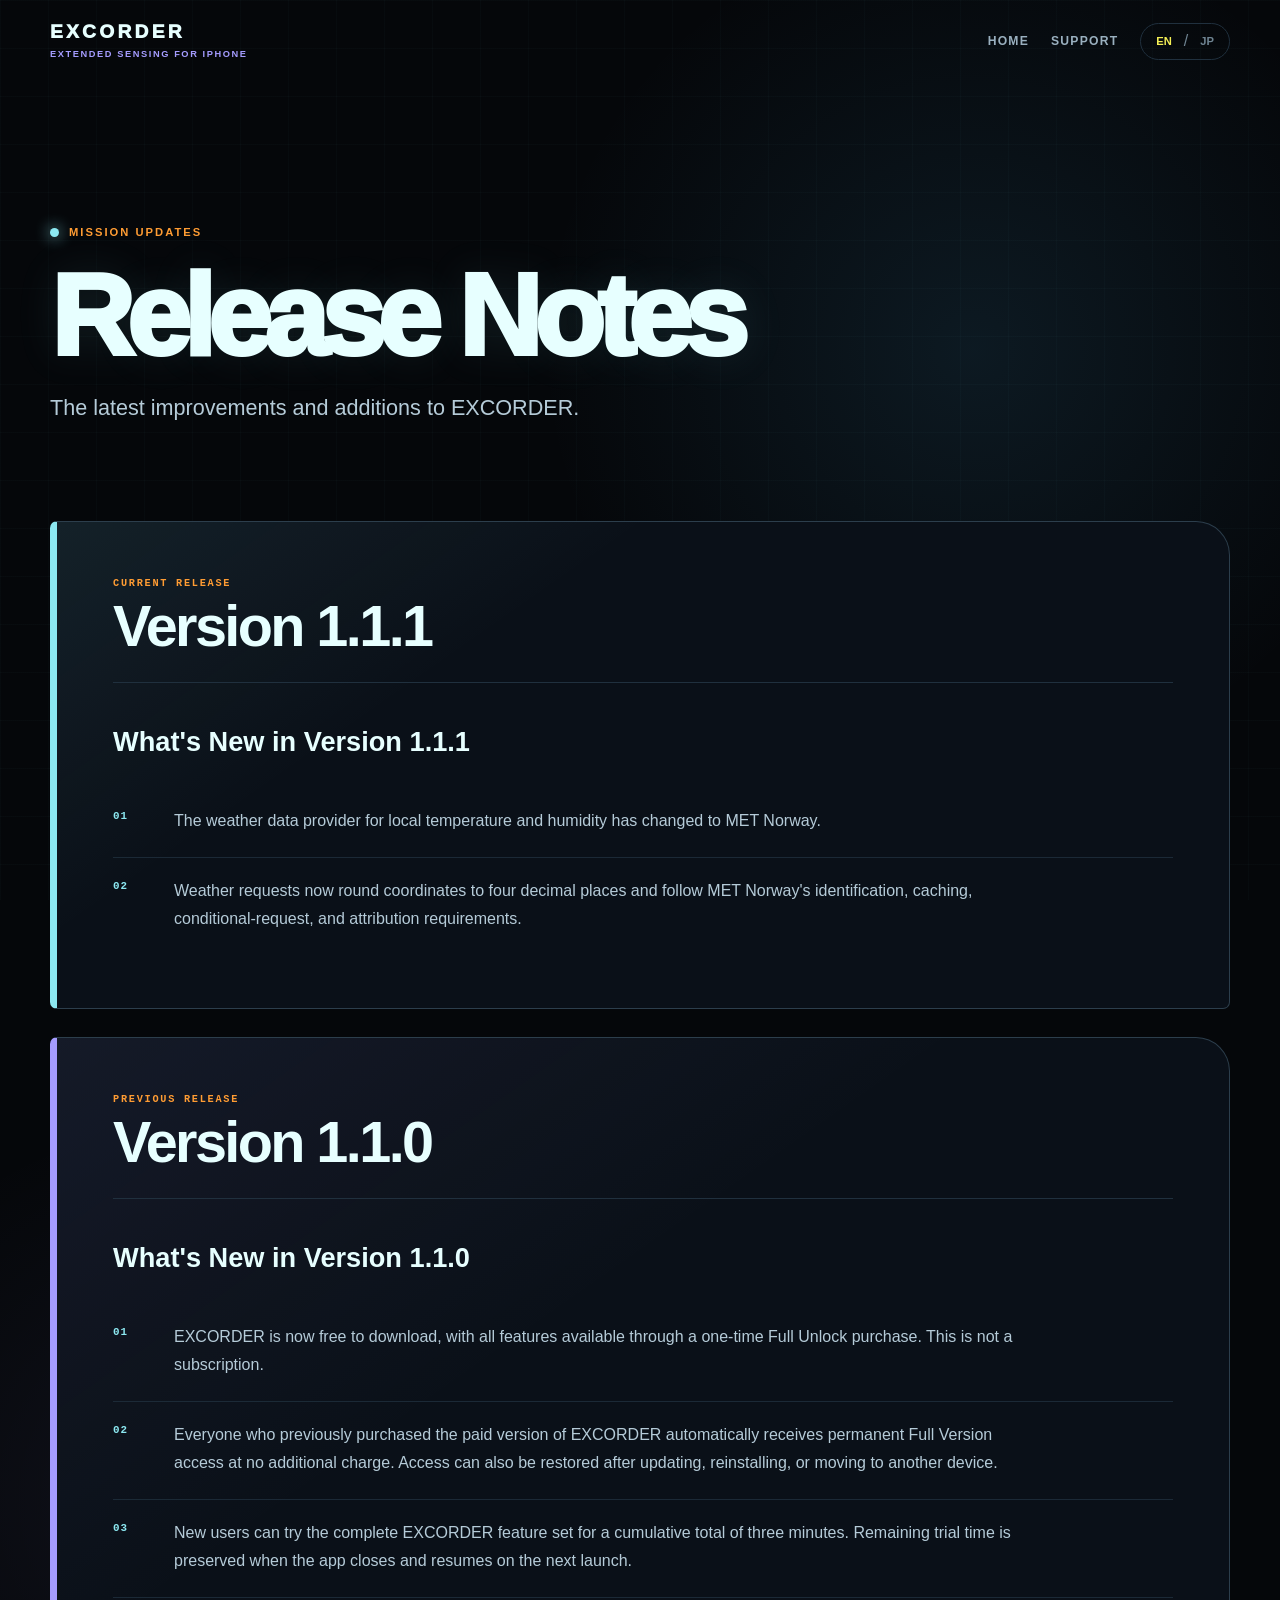
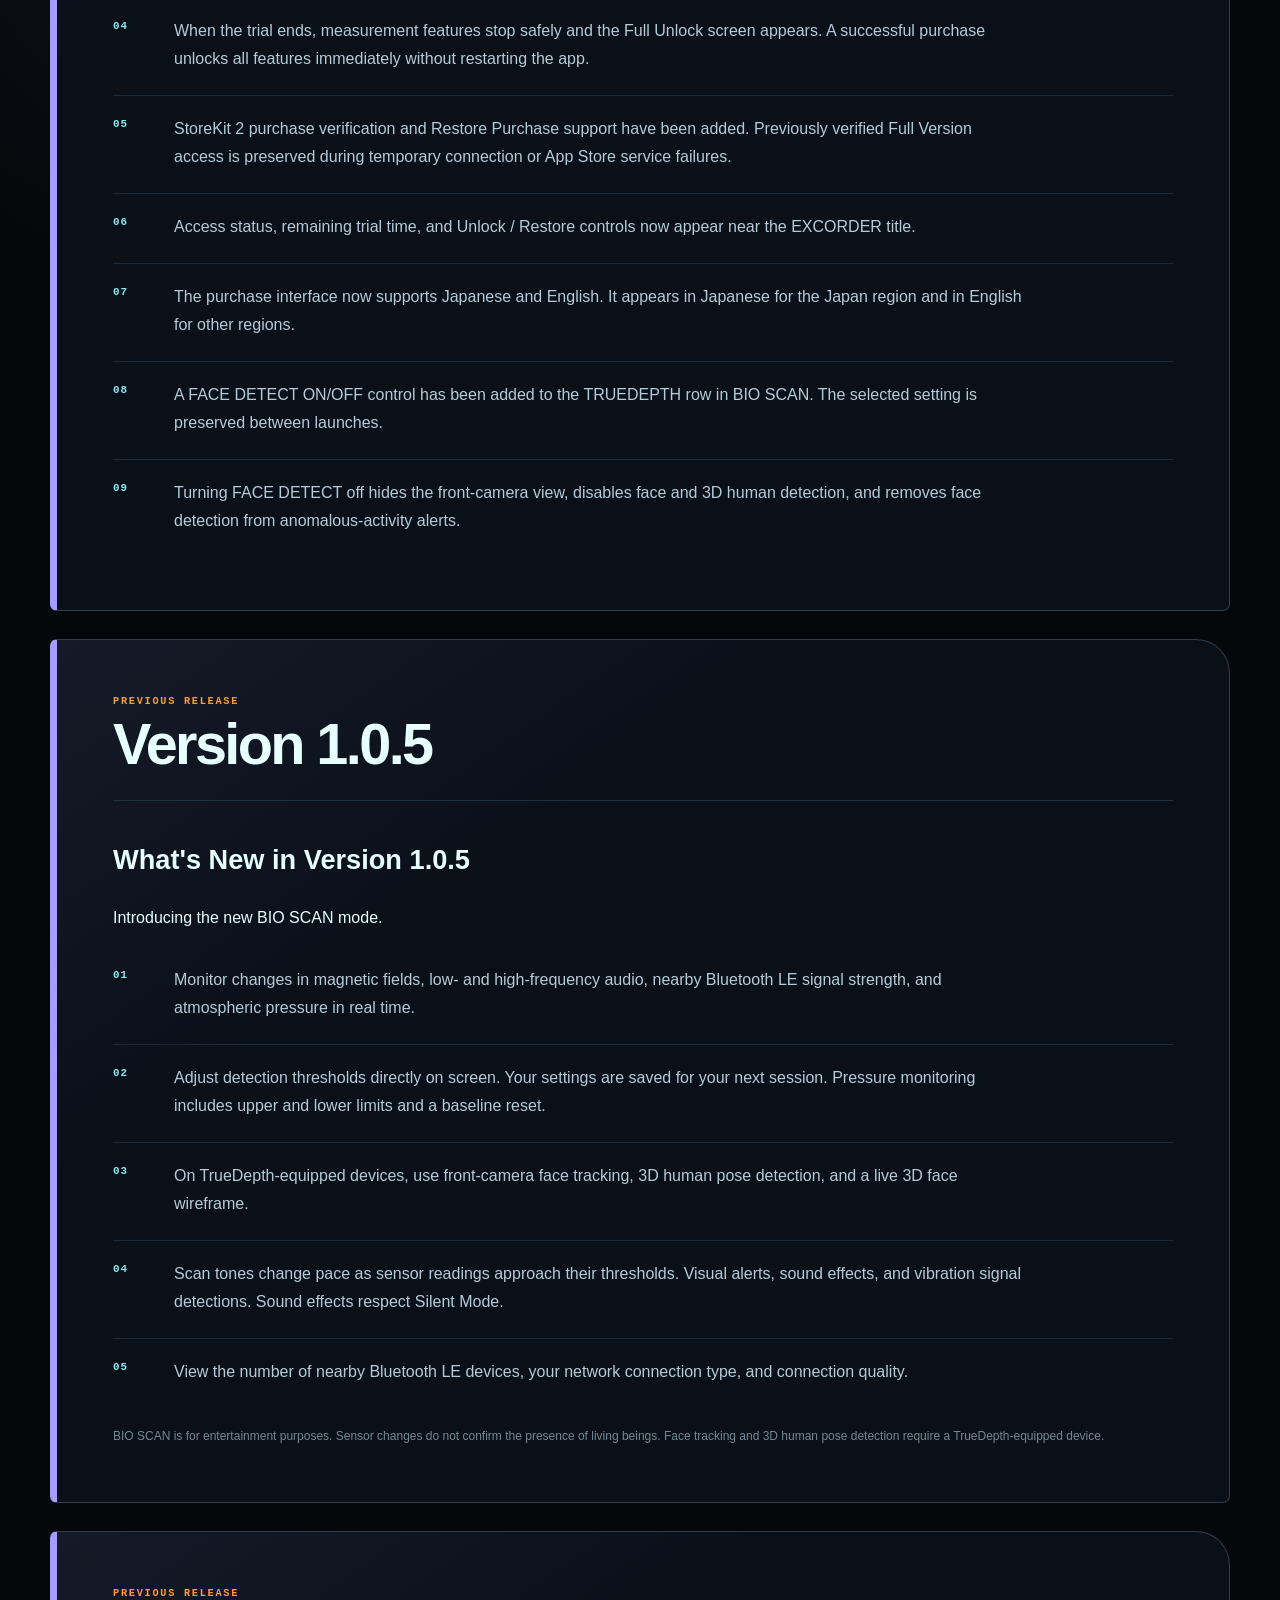
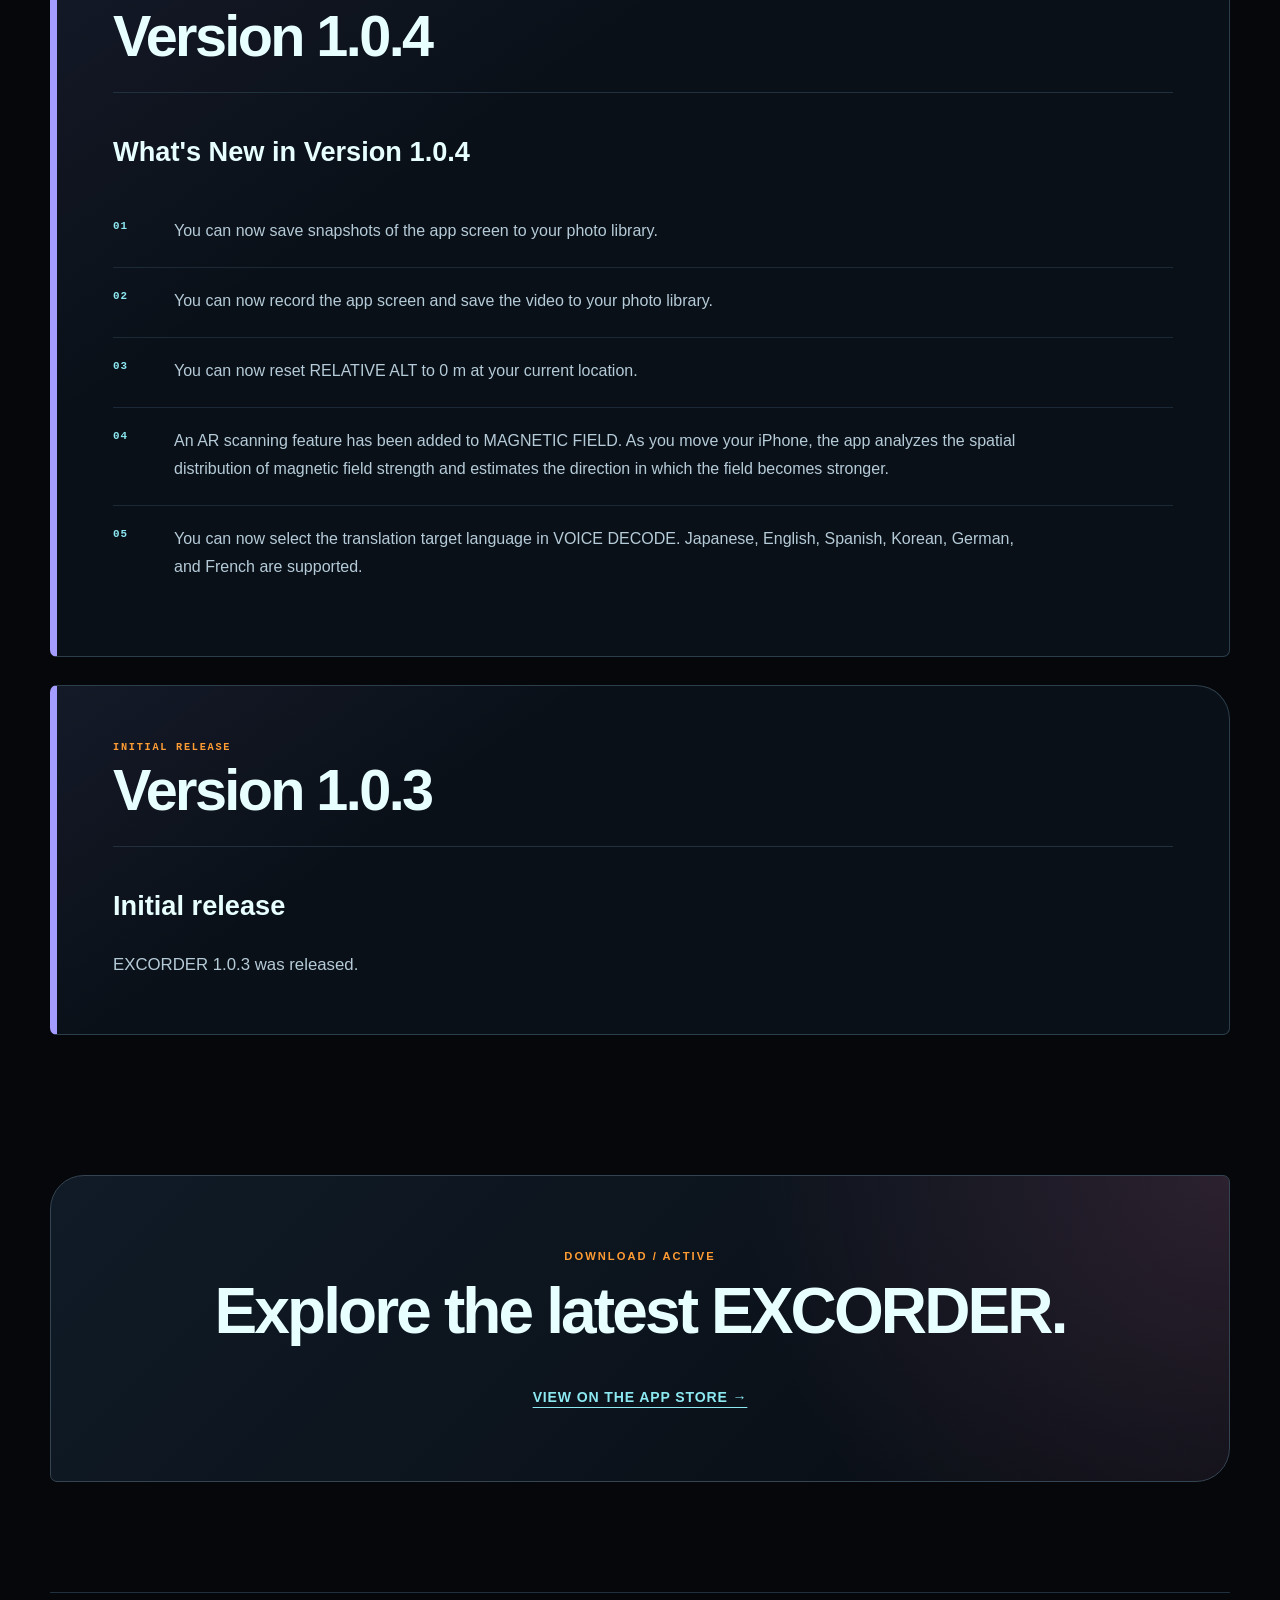
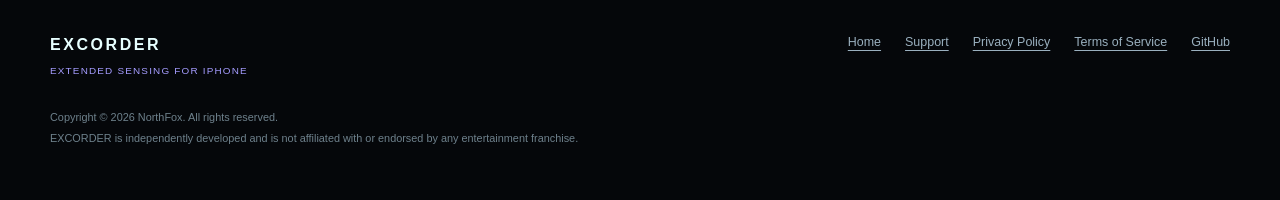
<file: releases.html>
<!doctype html>
<html lang="en">
<head>
    <meta charset="utf-8">
    <meta name="viewport" content="width=device-width, initial-scale=1">
    <title>Release Notes — EXCORDER</title>
    <meta name="description" content="See what is new in each version of EXCORDER, the futuristic sensing app for iPhone.">
    <meta name="theme-color" content="#05070a">
    <link rel="canonical" href="https://northfoxjp.github.io/excorder/releases.html">
    <link rel="icon" type="image/png" href="assets/icons/excorder-icon.png">
    <link rel="apple-touch-icon" href="assets/icons/excorder-icon.png">
    <meta property="og:type" content="website">
    <meta property="og:site_name" content="EXCORDER">
    <meta property="og:title" content="Release Notes — EXCORDER">
    <meta property="og:description" content="See what is new in each version of EXCORDER.">
    <meta property="og:url" content="https://northfoxjp.github.io/excorder/releases.html">
    <meta property="og:image" content="https://northfoxjp.github.io/excorder/assets/og/excorder-og.png">
    <meta name="twitter:card" content="summary_large_image">
    <link rel="stylesheet" href="landing.css?v=20260908-1">
    <link rel="stylesheet" href="releases.css?v=20260908-1">
    <script src="landing.js" defer></script>
</head>
<body class="release-page">
    <a class="skip-link" href="#main"><span data-lang="en">Skip to content</span><span data-lang="ja" hidden>本文へ移動</span></a>
    <header class="topbar">
        <a class="wordmark" href="./" aria-label="EXCORDER home"><span>EXCORDER</span><small>Extended Sensing for iPhone</small></a>
        <nav class="topnav" aria-label="Primary navigation">
            <a href="./"><span data-lang="en">Home</span><span data-lang="ja" hidden>ホーム</span></a>
            <a href="support.html"><span data-lang="en">Support</span><span data-lang="ja" hidden>サポート</span></a>
            <div class="language-switch" role="group" aria-label="Language"><button type="button" data-language-button="en" aria-pressed="true">EN</button><span aria-hidden="true">/</span><button type="button" data-language-button="ja" aria-pressed="false">JP</button></div>
        </nav>
    </header>

    <main id="main">
        <header class="release-hero reveal">
            <p class="eyebrow"><span class="status-dot" aria-hidden="true"></span><span data-lang="en">Mission updates</span><span data-lang="ja" hidden>ミッション更新情報</span></p>
            <h1 data-lang="en">Release Notes</h1>
            <h1 data-lang="ja" hidden>リリース情報</h1>
            <p class="release-lead" data-lang="en">The latest improvements and additions to EXCORDER.</p>
            <p class="release-lead" data-lang="ja" hidden>EXCORDERの新機能と改善内容をお知らせします。</p>
        </header>

        <section class="release-log" aria-label="EXCORDER release history">
            <article class="release-entry release-entry--latest reveal" id="version-1-1-1">
                <header class="release-entry-header">
                    <div>
                        <p class="release-code"><span data-lang="en">CURRENT RELEASE</span><span data-lang="ja" hidden>最新リリース</span></p>
                        <h2>Version 1.1.1</h2>
                    </div>
                </header>
                <div data-lang="en">
                    <h3>What's New in Version 1.1.1</h3>
                    <ol class="release-items">
                        <li><span>01</span><p>The weather data provider for local temperature and humidity has changed to MET Norway.</p></li>
                        <li><span>02</span><p>Weather requests now round coordinates to four decimal places and follow MET Norway's identification, caching, conditional-request, and attribution requirements.</p></li>
                    </ol>
                </div>
                <div data-lang="ja" hidden>
                    <h3>バージョン1.1.1の変更点</h3>
                    <ol class="release-items">
                        <li><span>01</span><p>現在地周辺の気温・湿度を取得する気象データ提供元をMET Norwayへ変更しました。</p></li>
                        <li><span>02</span><p>気象リクエストの座標を小数第4位へ丸め、MET Norwayが定める識別、キャッシュ、条件付きリクエスト、帰属表示へ対応しました。</p></li>
                    </ol>
                </div>
            </article>

            <article class="release-entry reveal" id="version-1-1-0">
                <header class="release-entry-header">
                    <div>
                        <p class="release-code"><span data-lang="en">PREVIOUS RELEASE</span><span data-lang="ja" hidden>過去のリリース</span></p>
                        <h2>Version 1.1.0</h2>
                    </div>
                </header>
                <div data-lang="en">
                    <h3>What's New in Version 1.1.0</h3>
                    <ol class="release-items">
                        <li><span>01</span><p>EXCORDER is now free to download, with all features available through a one-time Full Unlock purchase. This is not a subscription.</p></li>
                        <li><span>02</span><p>Everyone who previously purchased the paid version of EXCORDER automatically receives permanent Full Version access at no additional charge. Access can also be restored after updating, reinstalling, or moving to another device.</p></li>
                        <li><span>03</span><p>New users can try the complete EXCORDER feature set for a cumulative total of three minutes. Remaining trial time is preserved when the app closes and resumes on the next launch.</p></li>
                        <li><span>04</span><p>When the trial ends, measurement features stop safely and the Full Unlock screen appears. A successful purchase unlocks all features immediately without restarting the app.</p></li>
                        <li><span>05</span><p>StoreKit 2 purchase verification and Restore Purchase support have been added. Previously verified Full Version access is preserved during temporary connection or App Store service failures.</p></li>
                        <li><span>06</span><p>Access status, remaining trial time, and Unlock / Restore controls now appear near the EXCORDER title.</p></li>
                        <li><span>07</span><p>The purchase interface now supports Japanese and English. It appears in Japanese for the Japan region and in English for other regions.</p></li>
                        <li><span>08</span><p>A FACE DETECT ON/OFF control has been added to the TRUEDEPTH row in BIO SCAN. The selected setting is preserved between launches.</p></li>
                        <li><span>09</span><p>Turning FACE DETECT off hides the front-camera view, disables face and 3D human detection, and removes face detection from anomalous-activity alerts.</p></li>
                    </ol>
                </div>
                <div data-lang="ja" hidden>
                    <h3>バージョン1.1.0の変更点</h3>
                    <ol class="release-items">
                        <li><span>01</span><p>EXCORDERを無料でダウンロードし、全機能を買い切りの「Full Unlock」で利用できる方式に変更しました。サブスクリプションではありません。</p></li>
                        <li><span>02</span><p>これまで有料版EXCORDERを購入された方には、追加料金なしで永久Full Versionを自動付与します。アップデート、再インストール、別端末での復元にも対応しています。</p></li>
                        <li><span>03</span><p>新規ユーザーは、EXCORDERの全機能を累計3分間試せるようになりました。残り時間はアプリを終了しても保持され、次回起動時に続きから再開します。</p></li>
                        <li><span>04</span><p>トライアル終了後は計測機能を安全に停止し、Full Unlockの購入画面を表示します。購入が完了すると、アプリを再起動せずに全機能を利用できます。</p></li>
                        <li><span>05</span><p>StoreKit 2による購入履歴の確認と「購入を復元」を追加しました。過去に正常確認されたFull Versionは、一時的な通信障害が発生しても不用意にロックされないよう改善しています。</p></li>
                        <li><span>06</span><p>アクセス状態、トライアル残り時間、「アンロック／復元」をEXCORDERタイトル付近に表示するようにしました。</p></li>
                        <li><span>07</span><p>購入画面を日本語と英語に対応させました。日本地域では日本語、それ以外の地域では英語で表示します。</p></li>
                        <li><span>08</span><p>BIO SCANのTRUEDEPTH行に「FACE DETECT」ON／OFFボタンを追加しました。設定は次回起動時にも保持されます。</p></li>
                        <li><span>09</span><p>FACE DETECTをOFFにすると、前面カメラ映像、顔検出、3D人体検出を停止・非表示にし、顔を異常検出の判定対象から除外します。</p></li>
                    </ol>
                </div>
            </article>

            <article class="release-entry reveal" id="version-1-0-5">
                <header class="release-entry-header">
                    <div>
                        <p class="release-code"><span data-lang="en">PREVIOUS RELEASE</span><span data-lang="ja" hidden>過去のリリース</span></p>
                        <h2>Version 1.0.5</h2>
                    </div>
                </header>
                <div data-lang="en">
                    <h3>What's New in Version 1.0.5</h3>
                    <p>Introducing the new BIO SCAN mode.</p>
                    <ol class="release-items">
                        <li><span>01</span><p>Monitor changes in magnetic fields, low- and high-frequency audio, nearby Bluetooth LE signal strength, and atmospheric pressure in real time.</p></li>
                        <li><span>02</span><p>Adjust detection thresholds directly on screen. Your settings are saved for your next session. Pressure monitoring includes upper and lower limits and a baseline reset.</p></li>
                        <li><span>03</span><p>On TrueDepth-equipped devices, use front-camera face tracking, 3D human pose detection, and a live 3D face wireframe.</p></li>
                        <li><span>04</span><p>Scan tones change pace as sensor readings approach their thresholds. Visual alerts, sound effects, and vibration signal detections. Sound effects respect Silent Mode.</p></li>
                        <li><span>05</span><p>View the number of nearby Bluetooth LE devices, your network connection type, and connection quality.</p></li>
                    </ol>
                    <p class="technical-note">BIO SCAN is for entertainment purposes. Sensor changes do not confirm the presence of living beings. Face tracking and 3D human pose detection require a TrueDepth-equipped device.</p>
                </div>
                <div data-lang="ja" hidden>
                    <h3>バージョン1.0.5の変更点</h3>
                    <p>新しい「BIO SCAN」モードを追加しました。</p>
                    <ol class="release-items">
                        <li><span>01</span><p>磁場、低音域・高音域の音、周辺Bluetooth LE機器の電波強度、気圧の変化をリアルタイムに表示します。</p></li>
                        <li><span>02</span><p>各センサーの検出閾値を画面上で調整でき、設定は次回起動時にも引き継がれます。気圧は上下限の設定と基準値のリセットに対応しています。</p></li>
                        <li><span>03</span><p>TrueDepth対応端末では、前面カメラによる顔追跡・3D人体姿勢検出と、顔の3Dワイヤーフレーム表示を利用できます。</p></li>
                        <li><span>04</span><p>センサーの反応に応じてスキャン音の間隔が変化し、検出時には画面表示・効果音・振動でお知らせします。効果音はマナーモードに対応しています。</p></li>
                        <li><span>05</span><p>周辺のBluetooth LE機器数と、通信経路・接続品質を表示します。</p></li>
                    </ol>
                    <p class="technical-note">BIO SCANはエンターテインメント向けの機能です。センサーの変化は生物の存在を確定するものではありません。顔追跡・3D人体姿勢検出にはTrueDepth対応端末が必要です。</p>
                </div>
            </article>

            <article class="release-entry reveal">
                <header class="release-entry-header">
                    <div>
                        <p class="release-code"><span data-lang="en">PREVIOUS RELEASE</span><span data-lang="ja" hidden>過去のリリース</span></p>
                        <h2>Version 1.0.4</h2>
                    </div>
                </header>
                <div data-lang="en">
                    <h3>What's New in Version 1.0.4</h3>
                    <ol class="release-items">
                        <li><span>01</span><p>You can now save snapshots of the app screen to your photo library.</p></li>
                        <li><span>02</span><p>You can now record the app screen and save the video to your photo library.</p></li>
                        <li><span>03</span><p>You can now reset RELATIVE ALT to 0 m at your current location.</p></li>
                        <li><span>04</span><p>An AR scanning feature has been added to MAGNETIC FIELD. As you move your iPhone, the app analyzes the spatial distribution of magnetic field strength and estimates the direction in which the field becomes stronger.</p></li>
                        <li><span>05</span><p>You can now select the translation target language in VOICE DECODE. Japanese, English, Spanish, Korean, German, and French are supported.</p></li>
                    </ol>
                </div>
                <div data-lang="ja" hidden>
                    <h3>バージョン1.0.4の変更点</h3>
                    <ol class="release-items">
                        <li><span>01</span><p>アプリ画面のスナップショットを写真ライブラリに保存できるようになりました。</p></li>
                        <li><span>02</span><p>アプリ画面を録画し、写真ライブラリに保存できるようになりました。</p></li>
                        <li><span>03</span><p>RELATIVE ALTを現在地点で0 mにリセットできるようになりました。</p></li>
                        <li><span>04</span><p>MAGNETIC FIELDにARスキャン機能を追加しました。iPhoneを動かしながら測定した磁場強度の分布から、磁場が強くなる方向を推定して表示します。</p></li>
                        <li><span>05</span><p>VOICE DECODEで翻訳先の言語を選択できるようになりました。日本語、英語、スペイン語、韓国語、ドイツ語、フランス語に対応しています。</p></li>
                    </ol>
                </div>
            </article>

            <article class="release-entry reveal">
                <header class="release-entry-header">
                    <div>
                        <p class="release-code"><span data-lang="en">INITIAL RELEASE</span><span data-lang="ja" hidden>初回リリース</span></p>
                        <h2>Version 1.0.3</h2>
                    </div>
                </header>
                <div data-lang="en"><h3>Initial release</h3><p class="initial-release">EXCORDER 1.0.3 was released.</p></div>
                <div data-lang="ja" hidden><h3>新規リリース</h3><p class="initial-release">EXCORDER 1.0.3をリリースしました。</p></div>
            </article>
        </section>

        <section class="release-cta reveal">
            <p class="section-index">DOWNLOAD / ACTIVE</p>
            <h2 data-lang="en">Explore the latest EXCORDER.</h2>
            <h2 data-lang="ja" hidden>最新のEXCORDERを体験しよう。</h2>
            <a class="app-store-text-link" href="https://apps.apple.com/app/id6806745218" target="_blank" rel="noopener noreferrer"><span data-lang="en">View on the App Store →</span><span data-lang="ja" hidden>App Storeで見る →</span></a>
        </section>
    </main>

    <footer class="footer">
        <div class="footer-brand"><strong>EXCORDER</strong><span>Extended Sensing for iPhone</span></div>
        <nav aria-label="Footer navigation"><a href="./">Home</a><a href="support.html">Support</a><a href="privacy.html">Privacy Policy</a><a href="terms.html">Terms of Service</a><a href="https://github.com/NorthFoxJp/excorder" target="_blank" rel="noopener noreferrer">GitHub</a></nav>
        <div class="footer-meta"><p>Copyright © 2026 NorthFox. All rights reserved.</p><p data-lang="en">EXCORDER is independently developed and is not affiliated with or endorsed by any entertainment franchise.</p><p data-lang="ja" hidden>EXCORDERは独立して開発された製品であり、いかなるエンターテインメント作品・企業の公式製品、提携製品、公認製品でもありません。</p></div>
    </footer>
    <!-- Cloudflare Web Analytics -->
    <script type="module" src="https://static.cloudflareinsights.com/beacon.min.js" data-cf-beacon='{"token":"8728dedc37094d09b27d4a53fe823d76"}'></script>
    <!-- End Cloudflare Web Analytics -->
</body>
</html>
</file>
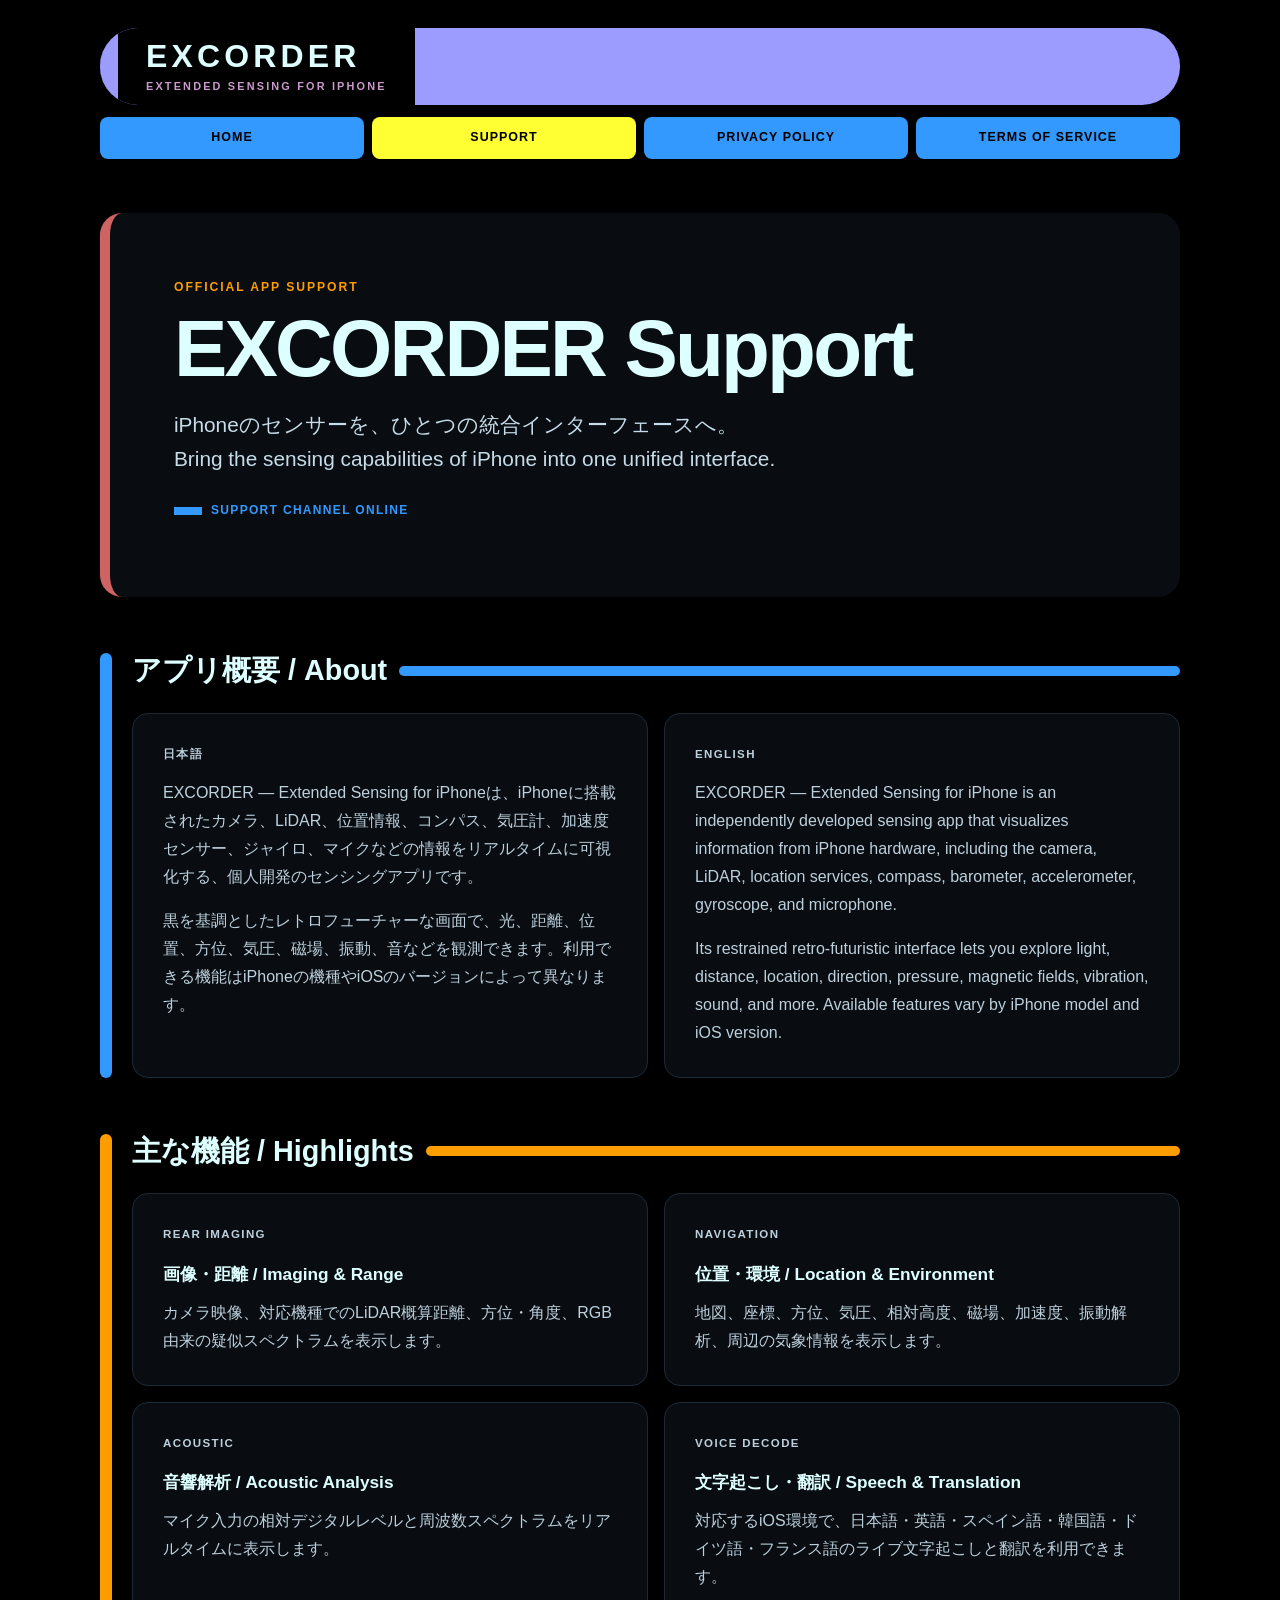
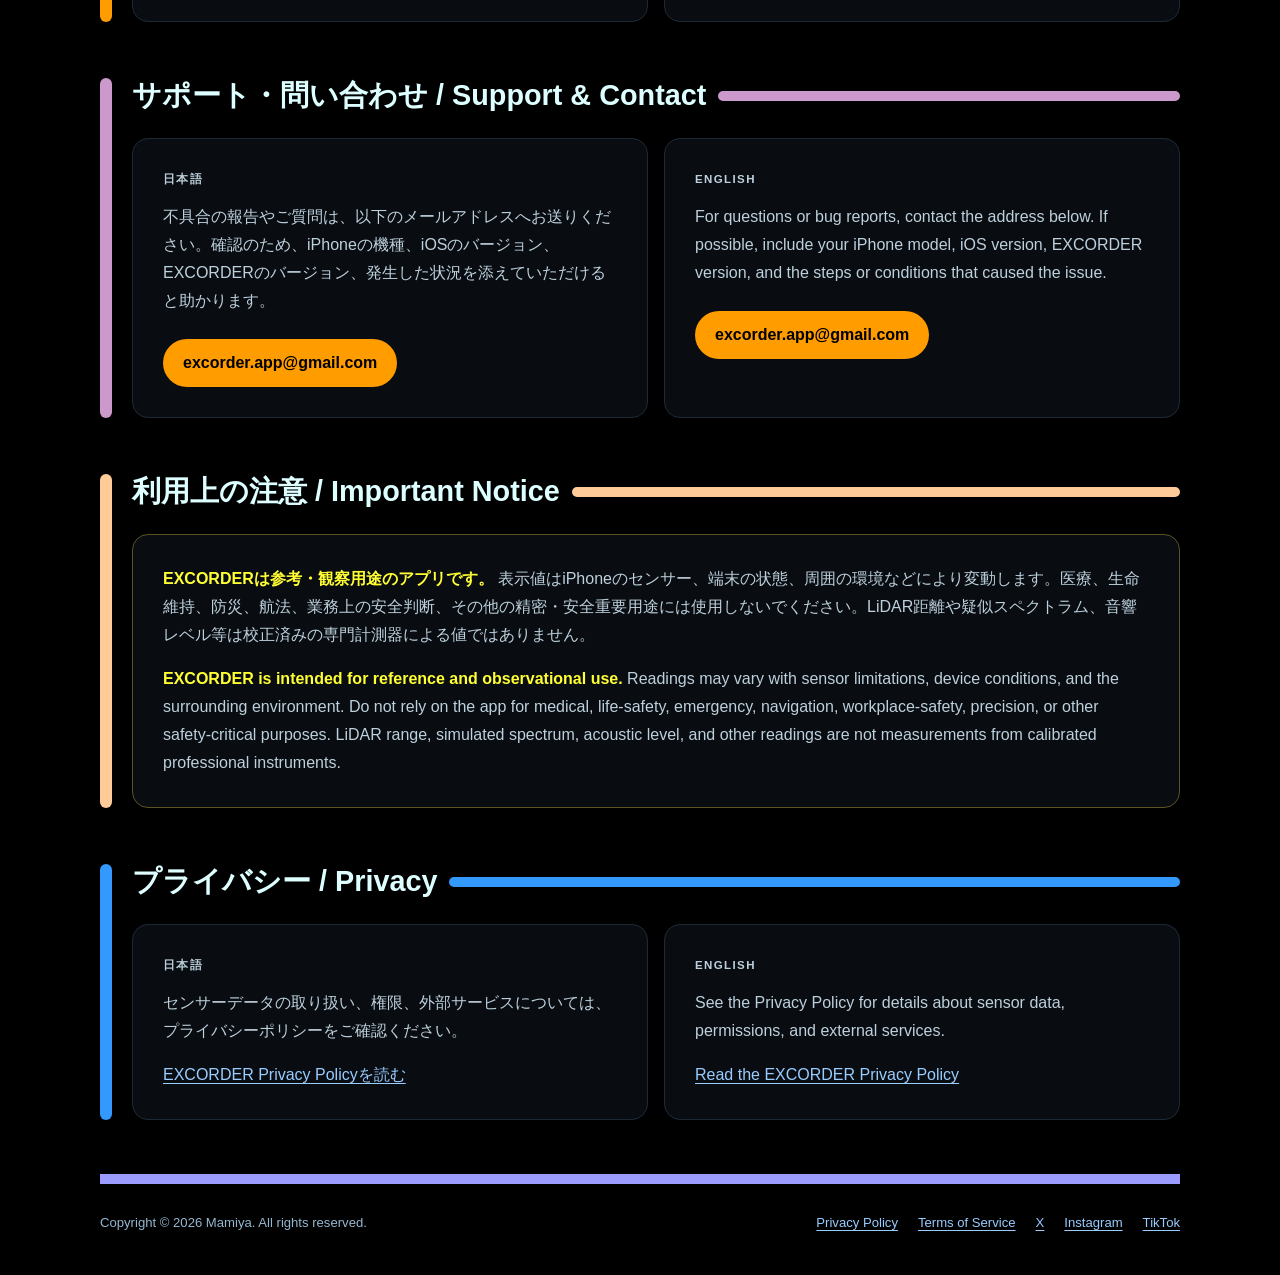
<file: support.html>
<!doctype html>
<html lang="ja">
<head>
    <meta charset="utf-8">
    <meta name="viewport" content="width=device-width, initial-scale=1">
    <meta name="description" content="EXCORDER — Extended Sensing for iPhone の公式サポートサイトです。アプリ情報、利用上の注意、お問い合わせ先をご案内します。">
    <meta name="theme-color" content="#000000">
    <title>EXCORDER Support</title>
    <link rel="stylesheet" href="styles.css">
</head>
<body>
    <a class="skip-link" href="#main">本文へ移動 / Skip to content</a>

    <header class="site-header">
        <div class="brand-bar" aria-label="EXCORDER">
            <div class="brand">
                <span class="brand-name">EXCORDER</span>
                <span class="brand-tagline">Extended Sensing for iPhone</span>
            </div>
        </div>
        <nav class="site-nav" aria-label="Main navigation">
            <a href="index.html">Home</a>
            <a href="support.html" aria-current="page">Support</a>
            <a href="privacy.html">Privacy Policy</a>
            <a href="terms.html">Terms of Service</a>
        </nav>
    </header>

    <main id="main">
        <section class="hero" aria-labelledby="page-title">
            <p class="eyebrow">Official App Support</p>
            <h1 id="page-title">EXCORDER Support</h1>
            <p class="lead">iPhoneのセンサーを、ひとつの統合インターフェースへ。<br>Bring the sensing capabilities of iPhone into one unified interface.</p>
            <p class="status-line">Support channel online</p>
        </section>

        <section class="section section--blue" aria-labelledby="about-title">
            <div class="section-content">
                <h2 class="section-heading" id="about-title">アプリ概要 / About</h2>
                <div class="bilingual-grid">
                    <article class="language-card" lang="ja">
                        <p class="language-label">日本語</p>
                        <p>EXCORDER — Extended Sensing for iPhoneは、iPhoneに搭載されたカメラ、LiDAR、位置情報、コンパス、気圧計、加速度センサー、ジャイロ、マイクなどの情報をリアルタイムに可視化する、個人開発のセンシングアプリです。</p>
                        <p>黒を基調としたレトロフューチャーな画面で、光、距離、位置、方位、気圧、磁場、振動、音などを観測できます。利用できる機能はiPhoneの機種やiOSのバージョンによって異なります。</p>
                    </article>
                    <article class="language-card" lang="en">
                        <p class="language-label">English</p>
                        <p>EXCORDER — Extended Sensing for iPhone is an independently developed sensing app that visualizes information from iPhone hardware, including the camera, LiDAR, location services, compass, barometer, accelerometer, gyroscope, and microphone.</p>
                        <p>Its restrained retro-futuristic interface lets you explore light, distance, location, direction, pressure, magnetic fields, vibration, sound, and more. Available features vary by iPhone model and iOS version.</p>
                    </article>
                </div>
            </div>
        </section>

        <section class="section section--orange" aria-labelledby="features-title">
            <div class="section-content">
                <h2 class="section-heading" id="features-title">主な機能 / Highlights</h2>
                <div class="feature-grid">
                    <article class="feature-card">
                        <p class="feature-label">Rear Imaging</p>
                        <h3>画像・距離 / Imaging &amp; Range</h3>
                        <p>カメラ映像、対応機種でのLiDAR概算距離、方位・角度、RGB由来の疑似スペクトラムを表示します。</p>
                    </article>
                    <article class="feature-card">
                        <p class="feature-label">Navigation</p>
                        <h3>位置・環境 / Location &amp; Environment</h3>
                        <p>地図、座標、方位、気圧、相対高度、磁場、加速度、振動解析、周辺の気象情報を表示します。</p>
                    </article>
                    <article class="feature-card">
                        <p class="feature-label">Acoustic</p>
                        <h3>音響解析 / Acoustic Analysis</h3>
                        <p>マイク入力の相対デジタルレベルと周波数スペクトラムをリアルタイムに表示します。</p>
                    </article>
                    <article class="feature-card">
                        <p class="feature-label">Voice Decode</p>
                        <h3>文字起こし・翻訳 / Speech &amp; Translation</h3>
                        <p>対応するiOS環境で、日本語・英語・スペイン語・韓国語・ドイツ語・フランス語のライブ文字起こしと翻訳を利用できます。</p>
                    </article>
                </div>
            </div>
        </section>

        <section class="section section--lavender" aria-labelledby="support-title">
            <div class="section-content">
                <h2 class="section-heading" id="support-title">サポート・問い合わせ / Support &amp; Contact</h2>
                <div class="bilingual-grid">
                    <article class="language-card" lang="ja">
                        <p class="language-label">日本語</p>
                        <p>不具合の報告やご質問は、以下のメールアドレスへお送りください。確認のため、iPhoneの機種、iOSのバージョン、EXCORDERのバージョン、発生した状況を添えていただけると助かります。</p>
                        <a class="contact-link" href="mailto:excorder.app@gmail.com?subject=EXCORDER%20Support">excorder.app@gmail.com</a>
                    </article>
                    <article class="language-card" lang="en">
                        <p class="language-label">English</p>
                        <p>For questions or bug reports, contact the address below. If possible, include your iPhone model, iOS version, EXCORDER version, and the steps or conditions that caused the issue.</p>
                        <a class="contact-link" href="mailto:excorder.app@gmail.com?subject=EXCORDER%20Support">excorder.app@gmail.com</a>
                    </article>
                </div>
            </div>
        </section>

        <section class="section section--peach" aria-labelledby="notice-title">
            <div class="section-content">
                <h2 class="section-heading" id="notice-title">利用上の注意 / Important Notice</h2>
                <div class="notice">
                    <p lang="ja"><strong>EXCORDERは参考・観察用途のアプリです。</strong> 表示値はiPhoneのセンサー、端末の状態、周囲の環境などにより変動します。医療、生命維持、防災、航法、業務上の安全判断、その他の精密・安全重要用途には使用しないでください。LiDAR距離や疑似スペクトラム、音響レベル等は校正済みの専門計測器による値ではありません。</p>
                    <p lang="en"><strong>EXCORDER is intended for reference and observational use.</strong> Readings may vary with sensor limitations, device conditions, and the surrounding environment. Do not rely on the app for medical, life-safety, emergency, navigation, workplace-safety, precision, or other safety-critical purposes. LiDAR range, simulated spectrum, acoustic level, and other readings are not measurements from calibrated professional instruments.</p>
                </div>
            </div>
        </section>

        <section class="section section--blue" aria-labelledby="privacy-link-title">
            <div class="section-content">
                <h2 class="section-heading" id="privacy-link-title">プライバシー / Privacy</h2>
                <div class="bilingual-grid">
                    <article class="language-card" lang="ja">
                        <p class="language-label">日本語</p>
                        <p>センサーデータの取り扱い、権限、外部サービスについては、プライバシーポリシーをご確認ください。</p>
                        <p><a href="privacy.html">EXCORDER Privacy Policyを読む</a></p>
                    </article>
                    <article class="language-card" lang="en">
                        <p class="language-label">English</p>
                        <p>See the Privacy Policy for details about sensor data, permissions, and external services.</p>
                        <p><a href="privacy.html">Read the EXCORDER Privacy Policy</a></p>
                    </article>
                </div>
            </div>
        </section>
    </main>

    <footer class="site-footer">
        <p>Copyright © 2026 Mamiya. All rights reserved.</p>
        <nav class="footer-links" aria-label="Footer navigation">
            <a href="privacy.html">Privacy Policy</a>
            <a href="terms.html">Terms of Service</a>
            <a href="https://x.com/_NorthFox" target="_blank" rel="noopener noreferrer" aria-label="NorthFox on X">X</a>
            <a href="https://www.instagram.com/_northfox_/" target="_blank" rel="noopener noreferrer" aria-label="NorthFox on Instagram">Instagram</a>
            <a href="https://www.tiktok.com/@_northfox" target="_blank" rel="noopener noreferrer" aria-label="NorthFox on TikTok">TikTok</a>
        </nav>
    </footer>
</body>
</html>
</file>
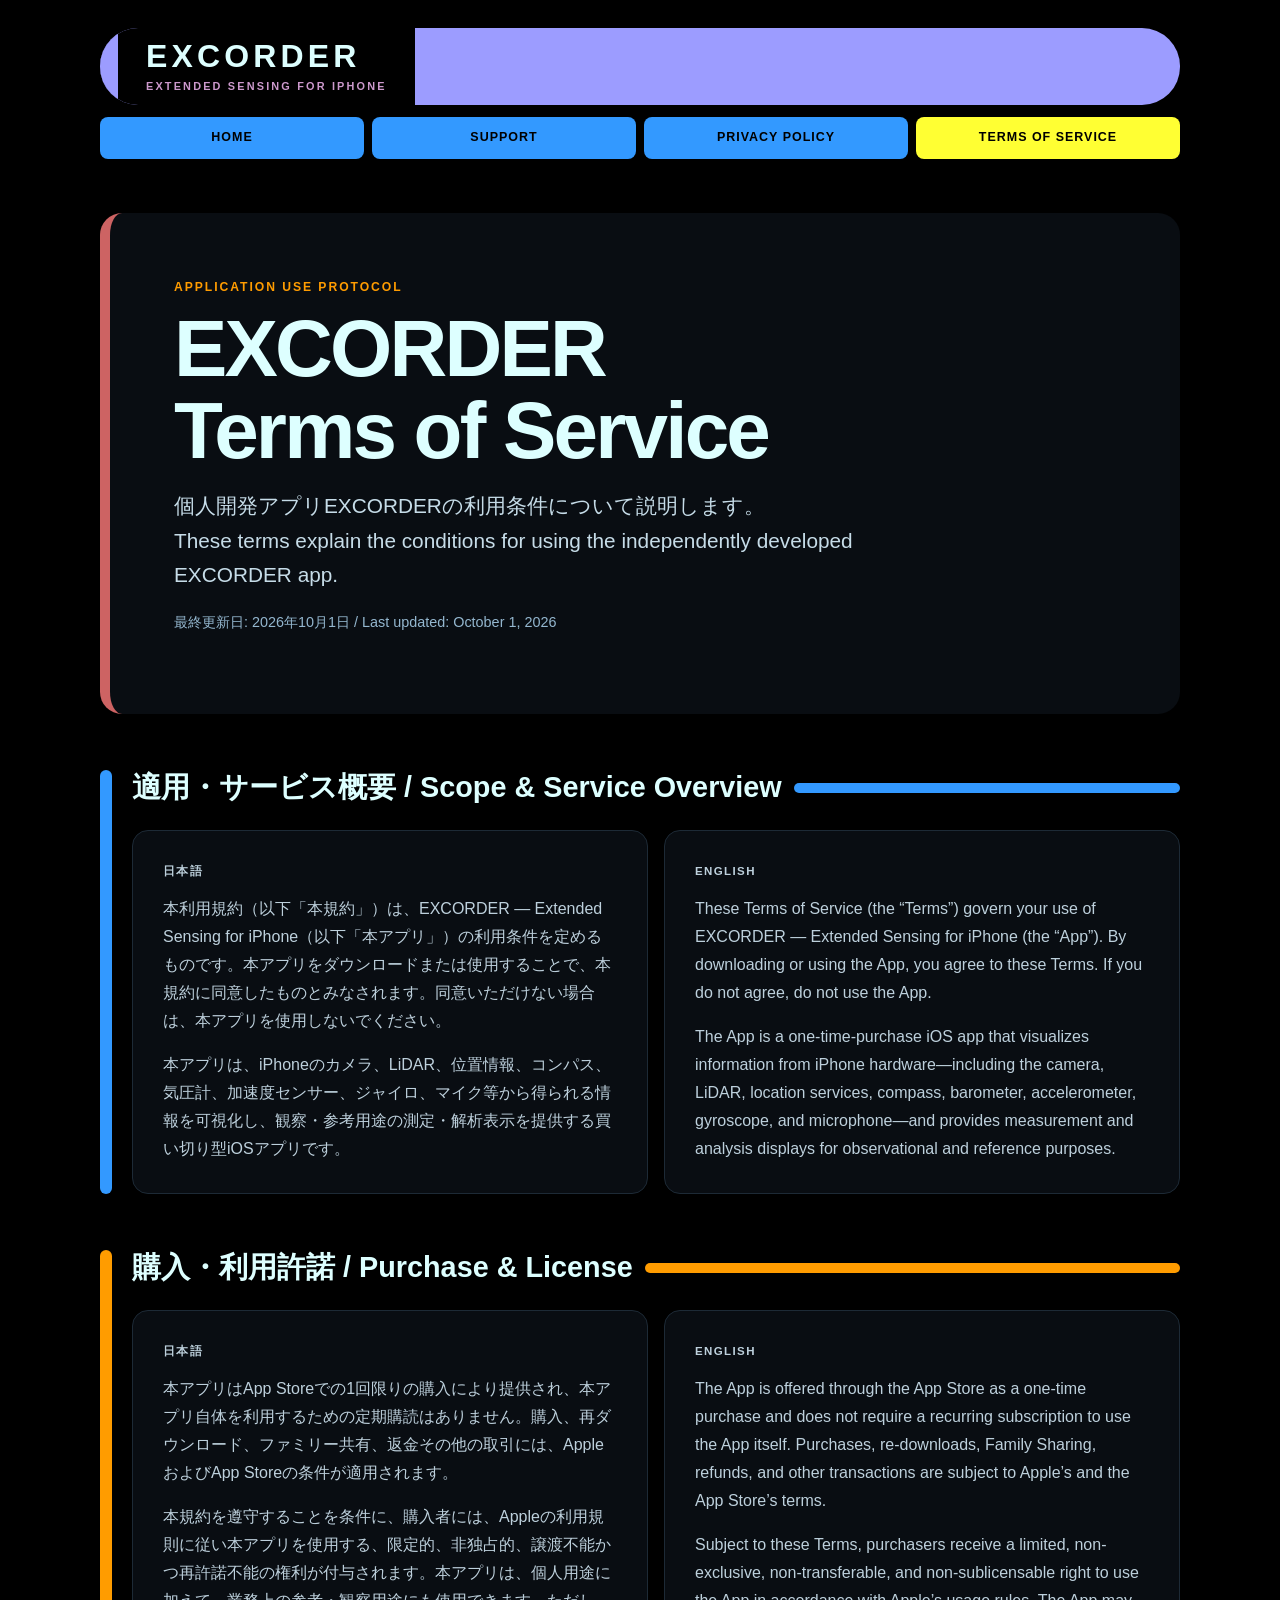
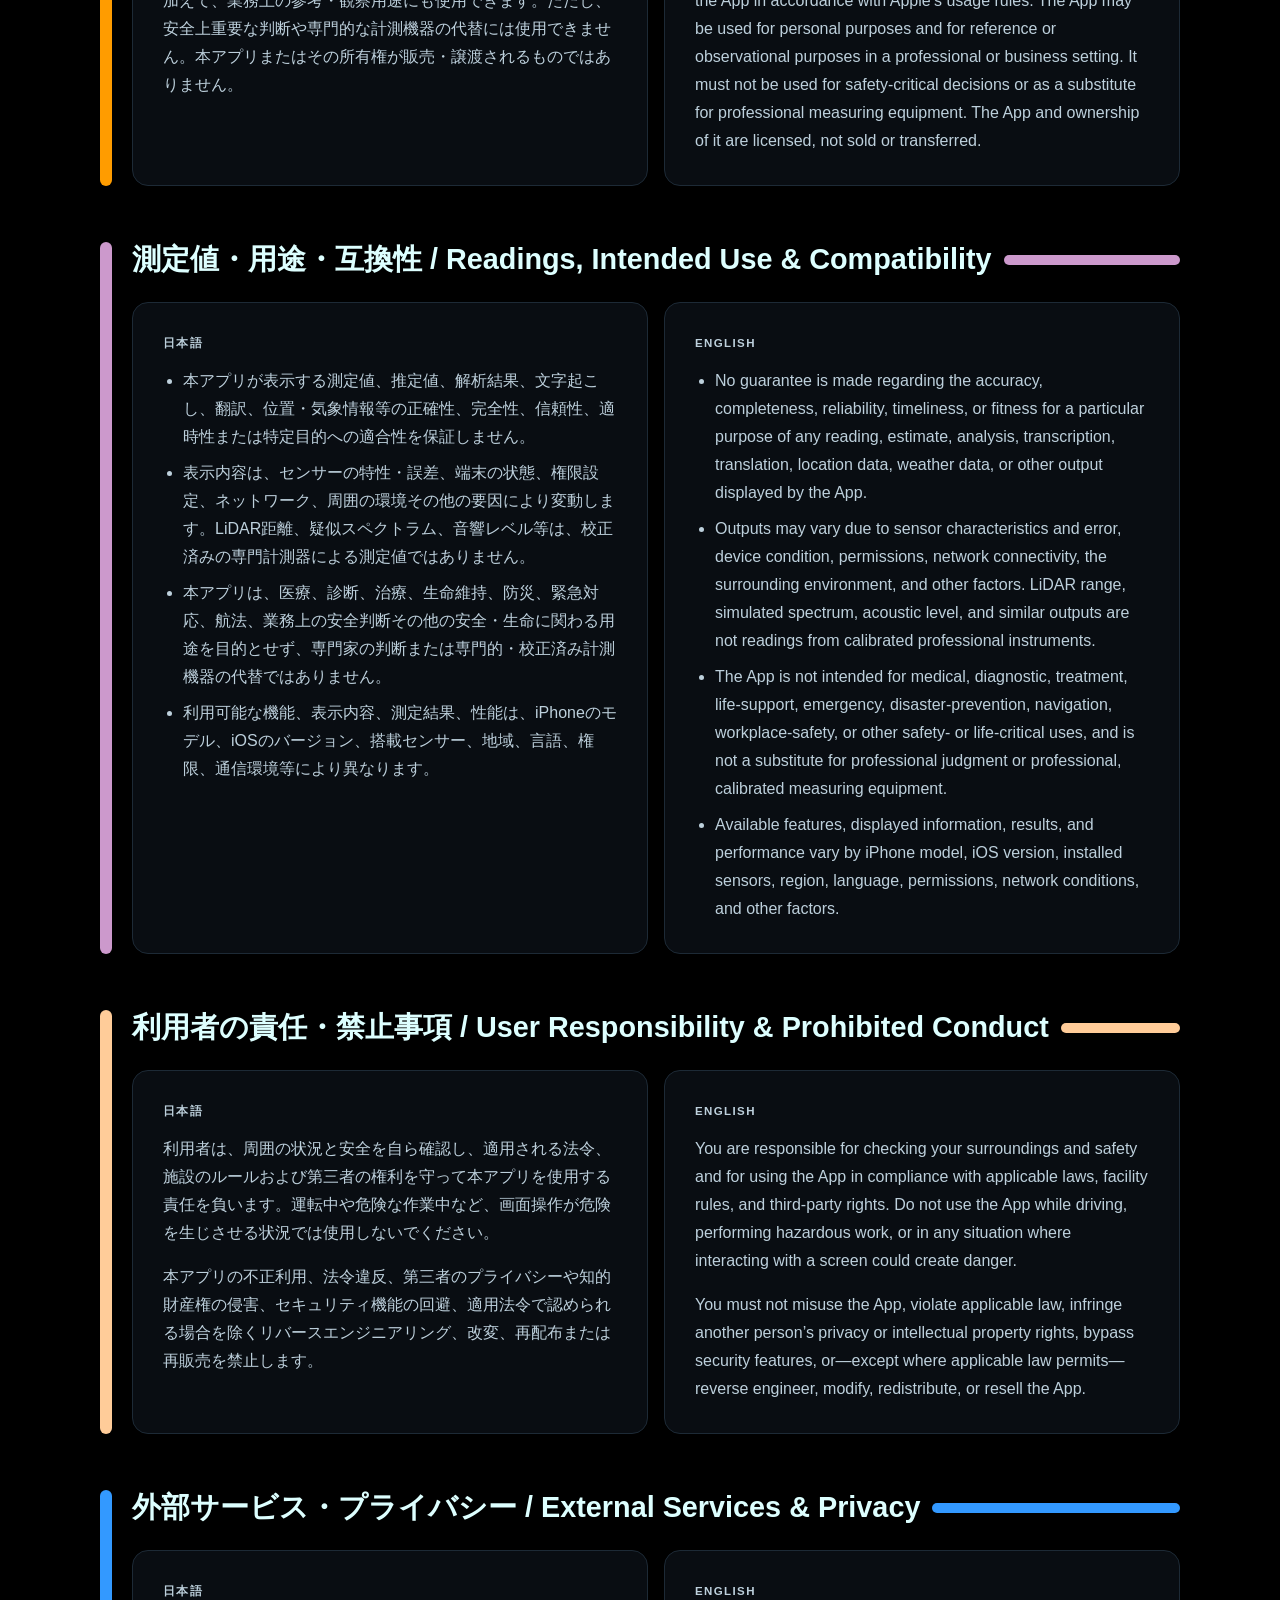
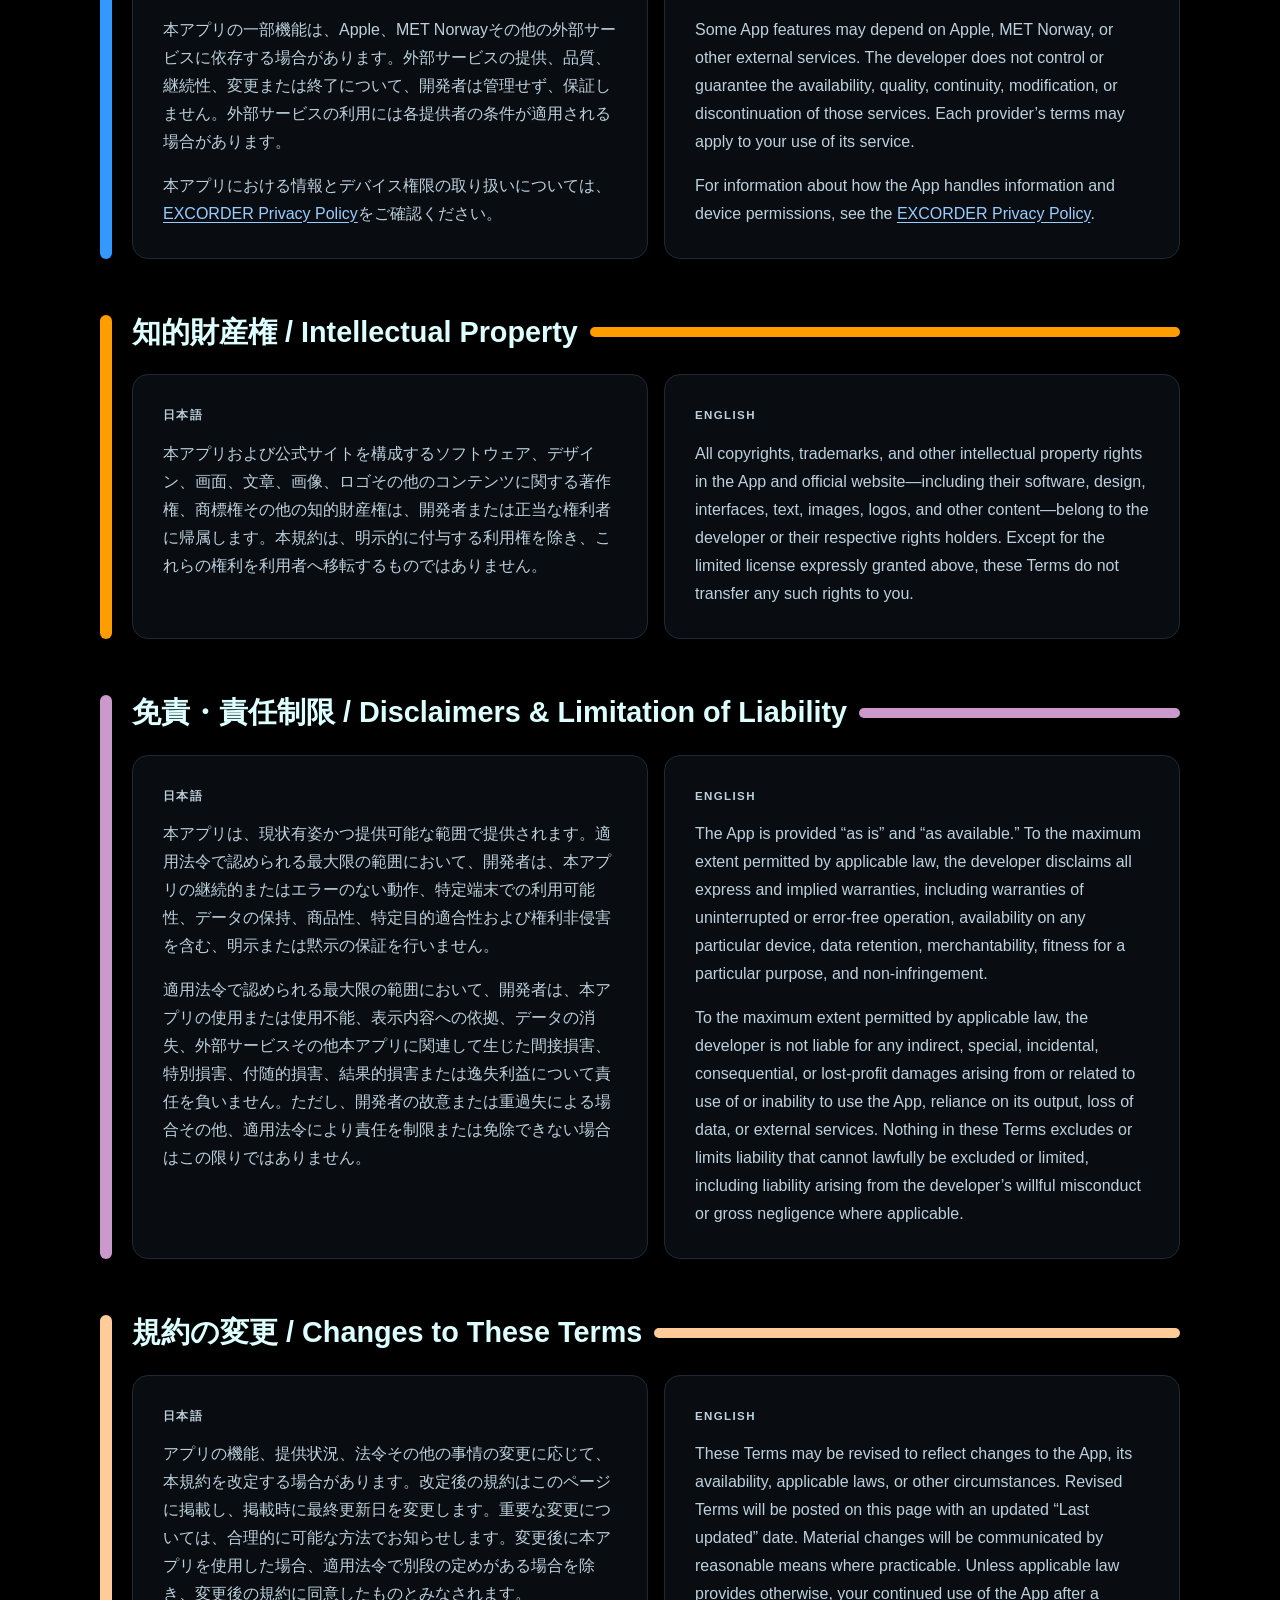
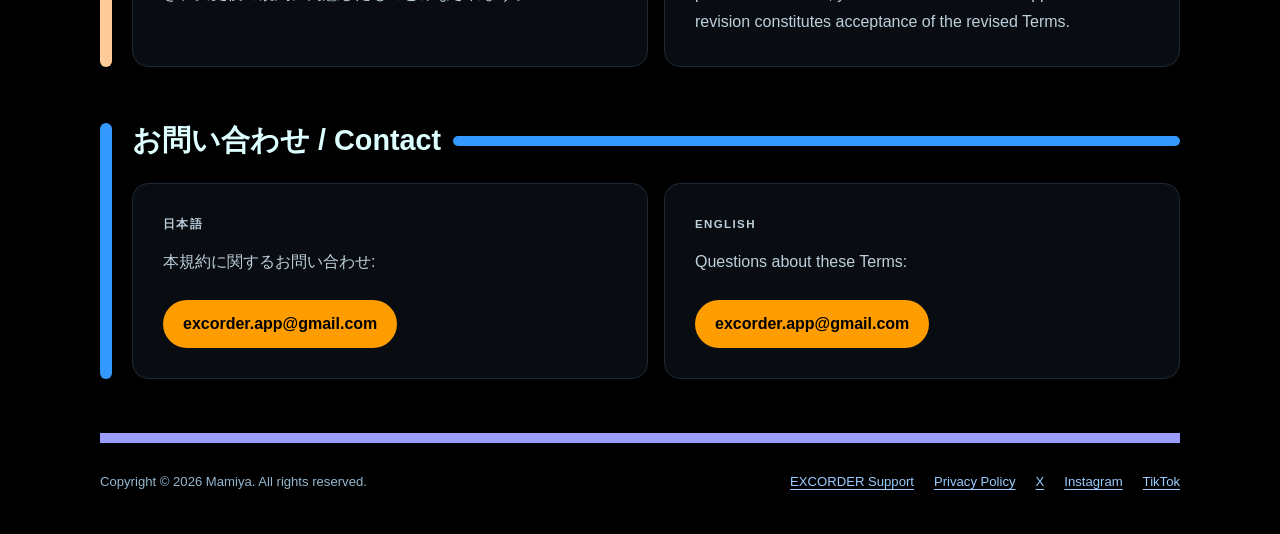
<file: terms.html>
<!doctype html>
<html lang="ja">
<head>
    <meta charset="utf-8">
    <meta name="viewport" content="width=device-width, initial-scale=1">
    <meta name="description" content="EXCORDER — Extended Sensing for iPhone の利用規約です。アプリの利用条件、測定値に関する注意、免責事項等をご案内します。">
    <meta name="theme-color" content="#000000">
    <title>EXCORDER Terms of Service</title>
    <link rel="stylesheet" href="styles.css">
</head>
<body>
    <a class="skip-link" href="#main">本文へ移動 / Skip to content</a>

    <header class="site-header">
        <div class="brand-bar" aria-label="EXCORDER">
            <div class="brand">
                <span class="brand-name">EXCORDER</span>
                <span class="brand-tagline">Extended Sensing for iPhone</span>
            </div>
        </div>
        <nav class="site-nav" aria-label="Main navigation">
            <a href="index.html">Home</a>
            <a href="support.html">Support</a>
            <a href="privacy.html">Privacy Policy</a>
            <a href="terms.html" aria-current="page">Terms of Service</a>
        </nav>
    </header>

    <main id="main">
        <section class="hero" aria-labelledby="page-title">
            <p class="eyebrow">Application use protocol</p>
            <h1 id="page-title">EXCORDER<br>Terms of Service</h1>
            <p class="lead">個人開発アプリEXCORDERの利用条件について説明します。<br>These terms explain the conditions for using the independently developed EXCORDER app.</p>
            <p class="policy-meta">最終更新日: 2026年10月1日 / Last updated: October 1, 2026</p>
        </section>

        <section class="section section--blue" aria-labelledby="overview-title">
            <div class="section-content">
                <h2 class="section-heading" id="overview-title">適用・サービス概要 / Scope &amp; Service Overview</h2>
                <div class="bilingual-grid">
                    <article class="language-card" lang="ja">
                        <p class="language-label">日本語</p>
                        <p>本利用規約（以下「本規約」）は、EXCORDER — Extended Sensing for iPhone（以下「本アプリ」）の利用条件を定めるものです。本アプリをダウンロードまたは使用することで、本規約に同意したものとみなされます。同意いただけない場合は、本アプリを使用しないでください。</p>
                        <p>本アプリは、iPhoneのカメラ、LiDAR、位置情報、コンパス、気圧計、加速度センサー、ジャイロ、マイク等から得られる情報を可視化し、観察・参考用途の測定・解析表示を提供する買い切り型iOSアプリです。</p>
                    </article>
                    <article class="language-card" lang="en">
                        <p class="language-label">English</p>
                        <p>These Terms of Service (the “Terms”) govern your use of EXCORDER — Extended Sensing for iPhone (the “App”). By downloading or using the App, you agree to these Terms. If you do not agree, do not use the App.</p>
                        <p>The App is a one-time-purchase iOS app that visualizes information from iPhone hardware—including the camera, LiDAR, location services, compass, barometer, accelerometer, gyroscope, and microphone—and provides measurement and analysis displays for observational and reference purposes.</p>
                    </article>
                </div>
            </div>
        </section>

        <section class="section section--orange" aria-labelledby="purchase-title">
            <div class="section-content">
                <h2 class="section-heading" id="purchase-title">購入・利用許諾 / Purchase &amp; License</h2>
                <div class="bilingual-grid">
                    <article class="language-card" lang="ja">
                        <p class="language-label">日本語</p>
                        <p>本アプリはApp Storeでの1回限りの購入により提供され、本アプリ自体を利用するための定期購読はありません。購入、再ダウンロード、ファミリー共有、返金その他の取引には、AppleおよびApp Storeの条件が適用されます。</p>
                        <p>本規約を遵守することを条件に、購入者には、Appleの利用規則に従い本アプリを使用する、限定的、非独占的、譲渡不能かつ再許諾不能の権利が付与されます。本アプリは、個人用途に加えて、業務上の参考・観察用途にも使用できます。ただし、安全上重要な判断や専門的な計測機器の代替には使用できません。本アプリまたはその所有権が販売・譲渡されるものではありません。</p>
                    </article>
                    <article class="language-card" lang="en">
                        <p class="language-label">English</p>
                        <p>The App is offered through the App Store as a one-time purchase and does not require a recurring subscription to use the App itself. Purchases, re-downloads, Family Sharing, refunds, and other transactions are subject to Apple’s and the App Store’s terms.</p>
                        <p>Subject to these Terms, purchasers receive a limited, non-exclusive, non-transferable, and non-sublicensable right to use the App in accordance with Apple’s usage rules. The App may be used for personal purposes and for reference or observational purposes in a professional or business setting. It must not be used for safety-critical decisions or as a substitute for professional measuring equipment. The App and ownership of it are licensed, not sold or transferred.</p>
                    </article>
                </div>
            </div>
        </section>

        <section class="section section--lavender" aria-labelledby="measurements-title">
            <div class="section-content">
                <h2 class="section-heading" id="measurements-title">測定値・用途・互換性 / Readings, Intended Use &amp; Compatibility</h2>
                <div class="bilingual-grid">
                    <article class="language-card" lang="ja">
                        <p class="language-label">日本語</p>
                        <ul class="plain-list">
                            <li>本アプリが表示する測定値、推定値、解析結果、文字起こし、翻訳、位置・気象情報等の正確性、完全性、信頼性、適時性または特定目的への適合性を保証しません。</li>
                            <li>表示内容は、センサーの特性・誤差、端末の状態、権限設定、ネットワーク、周囲の環境その他の要因により変動します。LiDAR距離、疑似スペクトラム、音響レベル等は、校正済みの専門計測器による測定値ではありません。</li>
                            <li>本アプリは、医療、診断、治療、生命維持、防災、緊急対応、航法、業務上の安全判断その他の安全・生命に関わる用途を目的とせず、専門家の判断または専門的・校正済み計測機器の代替ではありません。</li>
                            <li>利用可能な機能、表示内容、測定結果、性能は、iPhoneのモデル、iOSのバージョン、搭載センサー、地域、言語、権限、通信環境等により異なります。</li>
                        </ul>
                    </article>
                    <article class="language-card" lang="en">
                        <p class="language-label">English</p>
                        <ul class="plain-list">
                            <li>No guarantee is made regarding the accuracy, completeness, reliability, timeliness, or fitness for a particular purpose of any reading, estimate, analysis, transcription, translation, location data, weather data, or other output displayed by the App.</li>
                            <li>Outputs may vary due to sensor characteristics and error, device condition, permissions, network connectivity, the surrounding environment, and other factors. LiDAR range, simulated spectrum, acoustic level, and similar outputs are not readings from calibrated professional instruments.</li>
                            <li>The App is not intended for medical, diagnostic, treatment, life-support, emergency, disaster-prevention, navigation, workplace-safety, or other safety- or life-critical uses, and is not a substitute for professional judgment or professional, calibrated measuring equipment.</li>
                            <li>Available features, displayed information, results, and performance vary by iPhone model, iOS version, installed sensors, region, language, permissions, network conditions, and other factors.</li>
                        </ul>
                    </article>
                </div>
            </div>
        </section>

        <section class="section section--peach" aria-labelledby="responsibility-title">
            <div class="section-content">
                <h2 class="section-heading" id="responsibility-title">利用者の責任・禁止事項 / User Responsibility &amp; Prohibited Conduct</h2>
                <div class="bilingual-grid">
                    <article class="language-card" lang="ja">
                        <p class="language-label">日本語</p>
                        <p>利用者は、周囲の状況と安全を自ら確認し、適用される法令、施設のルールおよび第三者の権利を守って本アプリを使用する責任を負います。運転中や危険な作業中など、画面操作が危険を生じさせる状況では使用しないでください。</p>
                        <p>本アプリの不正利用、法令違反、第三者のプライバシーや知的財産権の侵害、セキュリティ機能の回避、適用法令で認められる場合を除くリバースエンジニアリング、改変、再配布または再販売を禁止します。</p>
                    </article>
                    <article class="language-card" lang="en">
                        <p class="language-label">English</p>
                        <p>You are responsible for checking your surroundings and safety and for using the App in compliance with applicable laws, facility rules, and third-party rights. Do not use the App while driving, performing hazardous work, or in any situation where interacting with a screen could create danger.</p>
                        <p>You must not misuse the App, violate applicable law, infringe another person’s privacy or intellectual property rights, bypass security features, or—except where applicable law permits—reverse engineer, modify, redistribute, or resell the App.</p>
                    </article>
                </div>
            </div>
        </section>

        <section class="section section--blue" aria-labelledby="services-title">
            <div class="section-content">
                <h2 class="section-heading" id="services-title">外部サービス・プライバシー / External Services &amp; Privacy</h2>
                <div class="bilingual-grid">
                    <article class="language-card" lang="ja">
                        <p class="language-label">日本語</p>
                        <p>本アプリの一部機能は、Apple、MET Norwayその他の外部サービスに依存する場合があります。外部サービスの提供、品質、継続性、変更または終了について、開発者は管理せず、保証しません。外部サービスの利用には各提供者の条件が適用される場合があります。</p>
                        <p>本アプリにおける情報とデバイス権限の取り扱いについては、<a href="privacy.html">EXCORDER Privacy Policy</a>をご確認ください。</p>
                    </article>
                    <article class="language-card" lang="en">
                        <p class="language-label">English</p>
                        <p>Some App features may depend on Apple, MET Norway, or other external services. The developer does not control or guarantee the availability, quality, continuity, modification, or discontinuation of those services. Each provider’s terms may apply to your use of its service.</p>
                        <p>For information about how the App handles information and device permissions, see the <a href="privacy.html">EXCORDER Privacy Policy</a>.</p>
                    </article>
                </div>
            </div>
        </section>

        <section class="section section--orange" aria-labelledby="ip-title">
            <div class="section-content">
                <h2 class="section-heading" id="ip-title">知的財産権 / Intellectual Property</h2>
                <div class="bilingual-grid">
                    <article class="language-card" lang="ja">
                        <p class="language-label">日本語</p>
                        <p>本アプリおよび公式サイトを構成するソフトウェア、デザイン、画面、文章、画像、ロゴその他のコンテンツに関する著作権、商標権その他の知的財産権は、開発者または正当な権利者に帰属します。本規約は、明示的に付与する利用権を除き、これらの権利を利用者へ移転するものではありません。</p>
                    </article>
                    <article class="language-card" lang="en">
                        <p class="language-label">English</p>
                        <p>All copyrights, trademarks, and other intellectual property rights in the App and official website—including their software, design, interfaces, text, images, logos, and other content—belong to the developer or their respective rights holders. Except for the limited license expressly granted above, these Terms do not transfer any such rights to you.</p>
                    </article>
                </div>
            </div>
        </section>

        <section class="section section--lavender" aria-labelledby="liability-title">
            <div class="section-content">
                <h2 class="section-heading" id="liability-title">免責・責任制限 / Disclaimers &amp; Limitation of Liability</h2>
                <div class="bilingual-grid">
                    <article class="language-card" lang="ja">
                        <p class="language-label">日本語</p>
                        <p>本アプリは、現状有姿かつ提供可能な範囲で提供されます。適用法令で認められる最大限の範囲において、開発者は、本アプリの継続的またはエラーのない動作、特定端末での利用可能性、データの保持、商品性、特定目的適合性および権利非侵害を含む、明示または黙示の保証を行いません。</p>
                        <p>適用法令で認められる最大限の範囲において、開発者は、本アプリの使用または使用不能、表示内容への依拠、データの消失、外部サービスその他本アプリに関連して生じた間接損害、特別損害、付随的損害、結果的損害または逸失利益について責任を負いません。ただし、開発者の故意または重過失による場合その他、適用法令により責任を制限または免除できない場合はこの限りではありません。</p>
                    </article>
                    <article class="language-card" lang="en">
                        <p class="language-label">English</p>
                        <p>The App is provided “as is” and “as available.” To the maximum extent permitted by applicable law, the developer disclaims all express and implied warranties, including warranties of uninterrupted or error-free operation, availability on any particular device, data retention, merchantability, fitness for a particular purpose, and non-infringement.</p>
                        <p>To the maximum extent permitted by applicable law, the developer is not liable for any indirect, special, incidental, consequential, or lost-profit damages arising from or related to use of or inability to use the App, reliance on its output, loss of data, or external services. Nothing in these Terms excludes or limits liability that cannot lawfully be excluded or limited, including liability arising from the developer’s willful misconduct or gross negligence where applicable.</p>
                    </article>
                </div>
            </div>
        </section>

        <section class="section section--peach" aria-labelledby="changes-title">
            <div class="section-content">
                <h2 class="section-heading" id="changes-title">規約の変更 / Changes to These Terms</h2>
                <div class="bilingual-grid">
                    <article class="language-card" lang="ja">
                        <p class="language-label">日本語</p>
                        <p>アプリの機能、提供状況、法令その他の事情の変更に応じて、本規約を改定する場合があります。改定後の規約はこのページに掲載し、掲載時に最終更新日を変更します。重要な変更については、合理的に可能な方法でお知らせします。変更後に本アプリを使用した場合、適用法令で別段の定めがある場合を除き、変更後の規約に同意したものとみなされます。</p>
                    </article>
                    <article class="language-card" lang="en">
                        <p class="language-label">English</p>
                        <p>These Terms may be revised to reflect changes to the App, its availability, applicable laws, or other circumstances. Revised Terms will be posted on this page with an updated “Last updated” date. Material changes will be communicated by reasonable means where practicable. Unless applicable law provides otherwise, your continued use of the App after a revision constitutes acceptance of the revised Terms.</p>
                    </article>
                </div>
            </div>
        </section>

        <section class="section section--blue" aria-labelledby="contact-title">
            <div class="section-content">
                <h2 class="section-heading" id="contact-title">お問い合わせ / Contact</h2>
                <div class="bilingual-grid">
                    <article class="language-card" lang="ja">
                        <p class="language-label">日本語</p>
                        <p>本規約に関するお問い合わせ:</p>
                        <a class="contact-link" href="mailto:excorder.app@gmail.com?subject=EXCORDER%20Terms">excorder.app@gmail.com</a>
                    </article>
                    <article class="language-card" lang="en">
                        <p class="language-label">English</p>
                        <p>Questions about these Terms:</p>
                        <a class="contact-link" href="mailto:excorder.app@gmail.com?subject=EXCORDER%20Terms">excorder.app@gmail.com</a>
                    </article>
                </div>
            </div>
        </section>
    </main>

    <footer class="site-footer">
        <p>Copyright © 2026 Mamiya. All rights reserved.</p>
        <nav class="footer-links" aria-label="Footer navigation">
            <a href="support.html">EXCORDER Support</a>
            <a href="privacy.html">Privacy Policy</a>
            <a href="https://x.com/_NorthFox" target="_blank" rel="noopener noreferrer" aria-label="NorthFox on X">X</a>
            <a href="https://www.instagram.com/_northfox_/" target="_blank" rel="noopener noreferrer" aria-label="NorthFox on Instagram">Instagram</a>
            <a href="https://www.tiktok.com/@_northfox" target="_blank" rel="noopener noreferrer" aria-label="NorthFox on TikTok">TikTok</a>
        </nav>
    </footer>
</body>
</html>
</file>
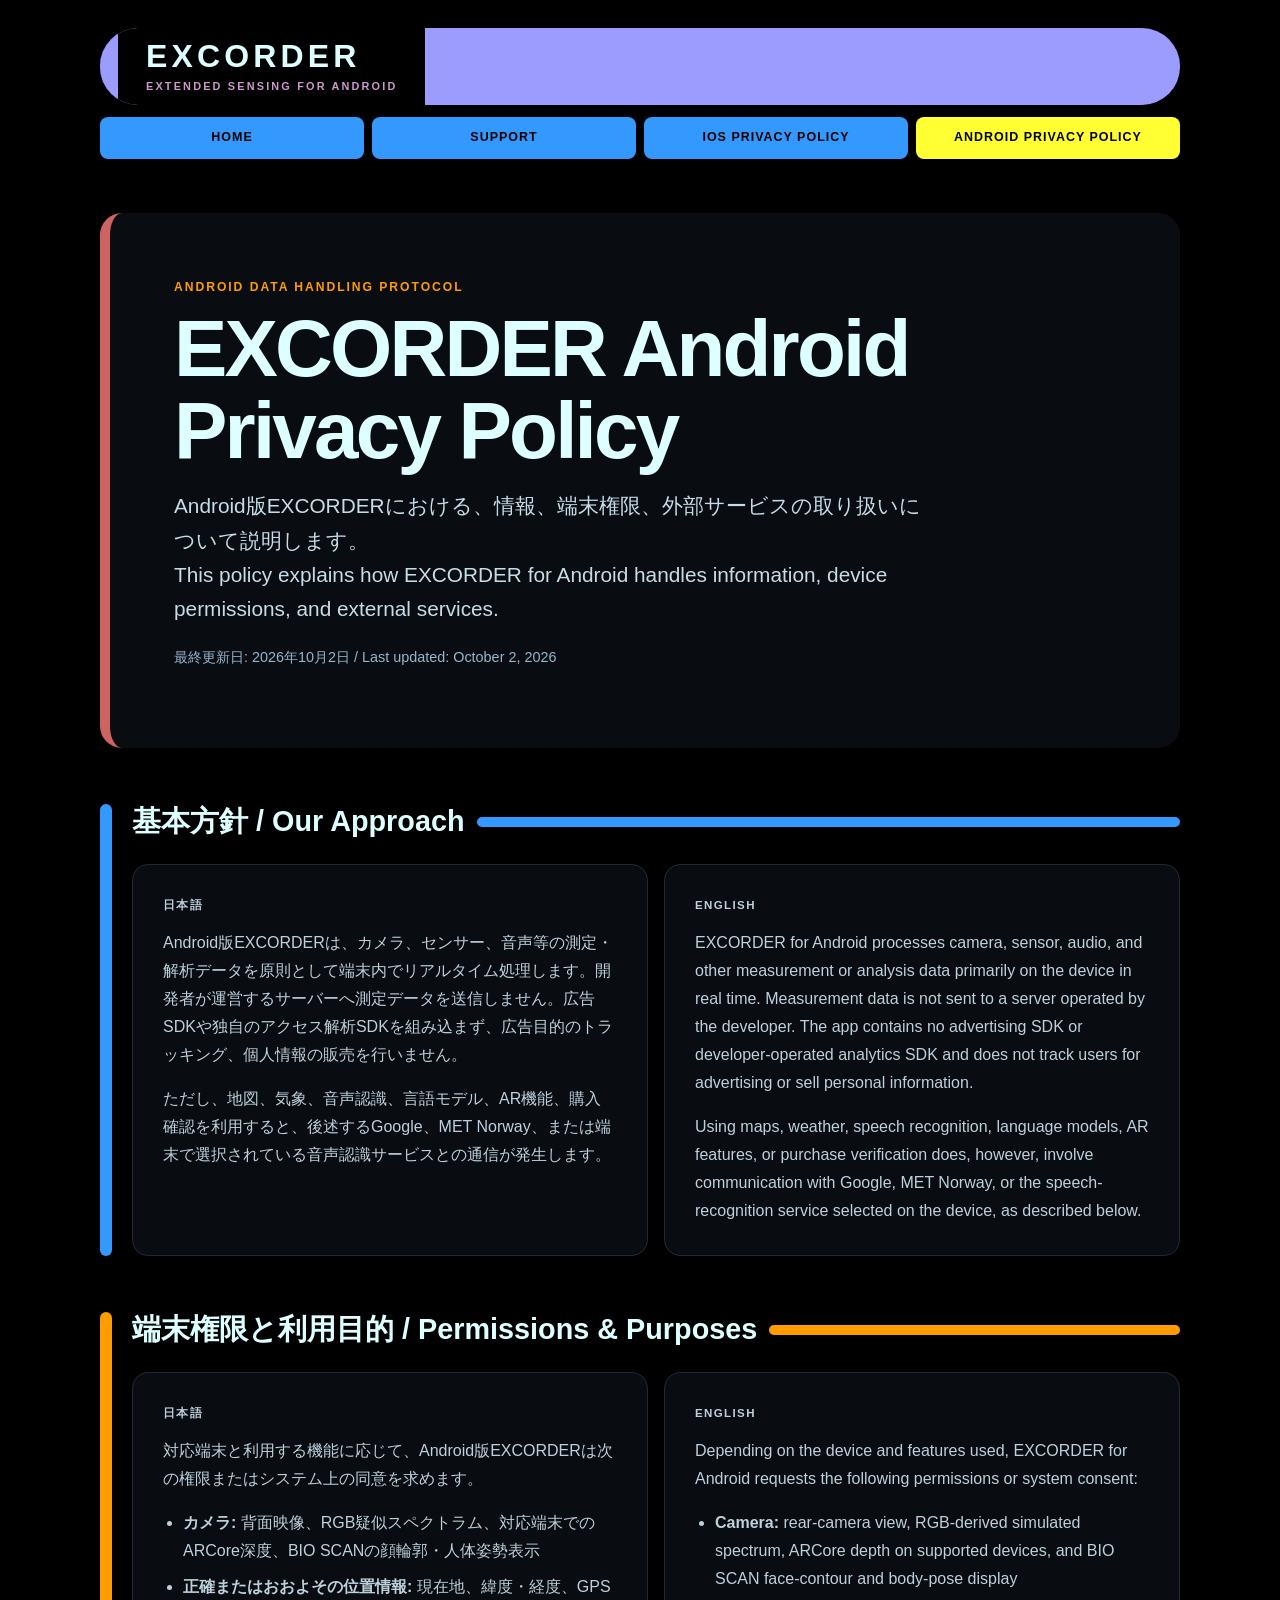
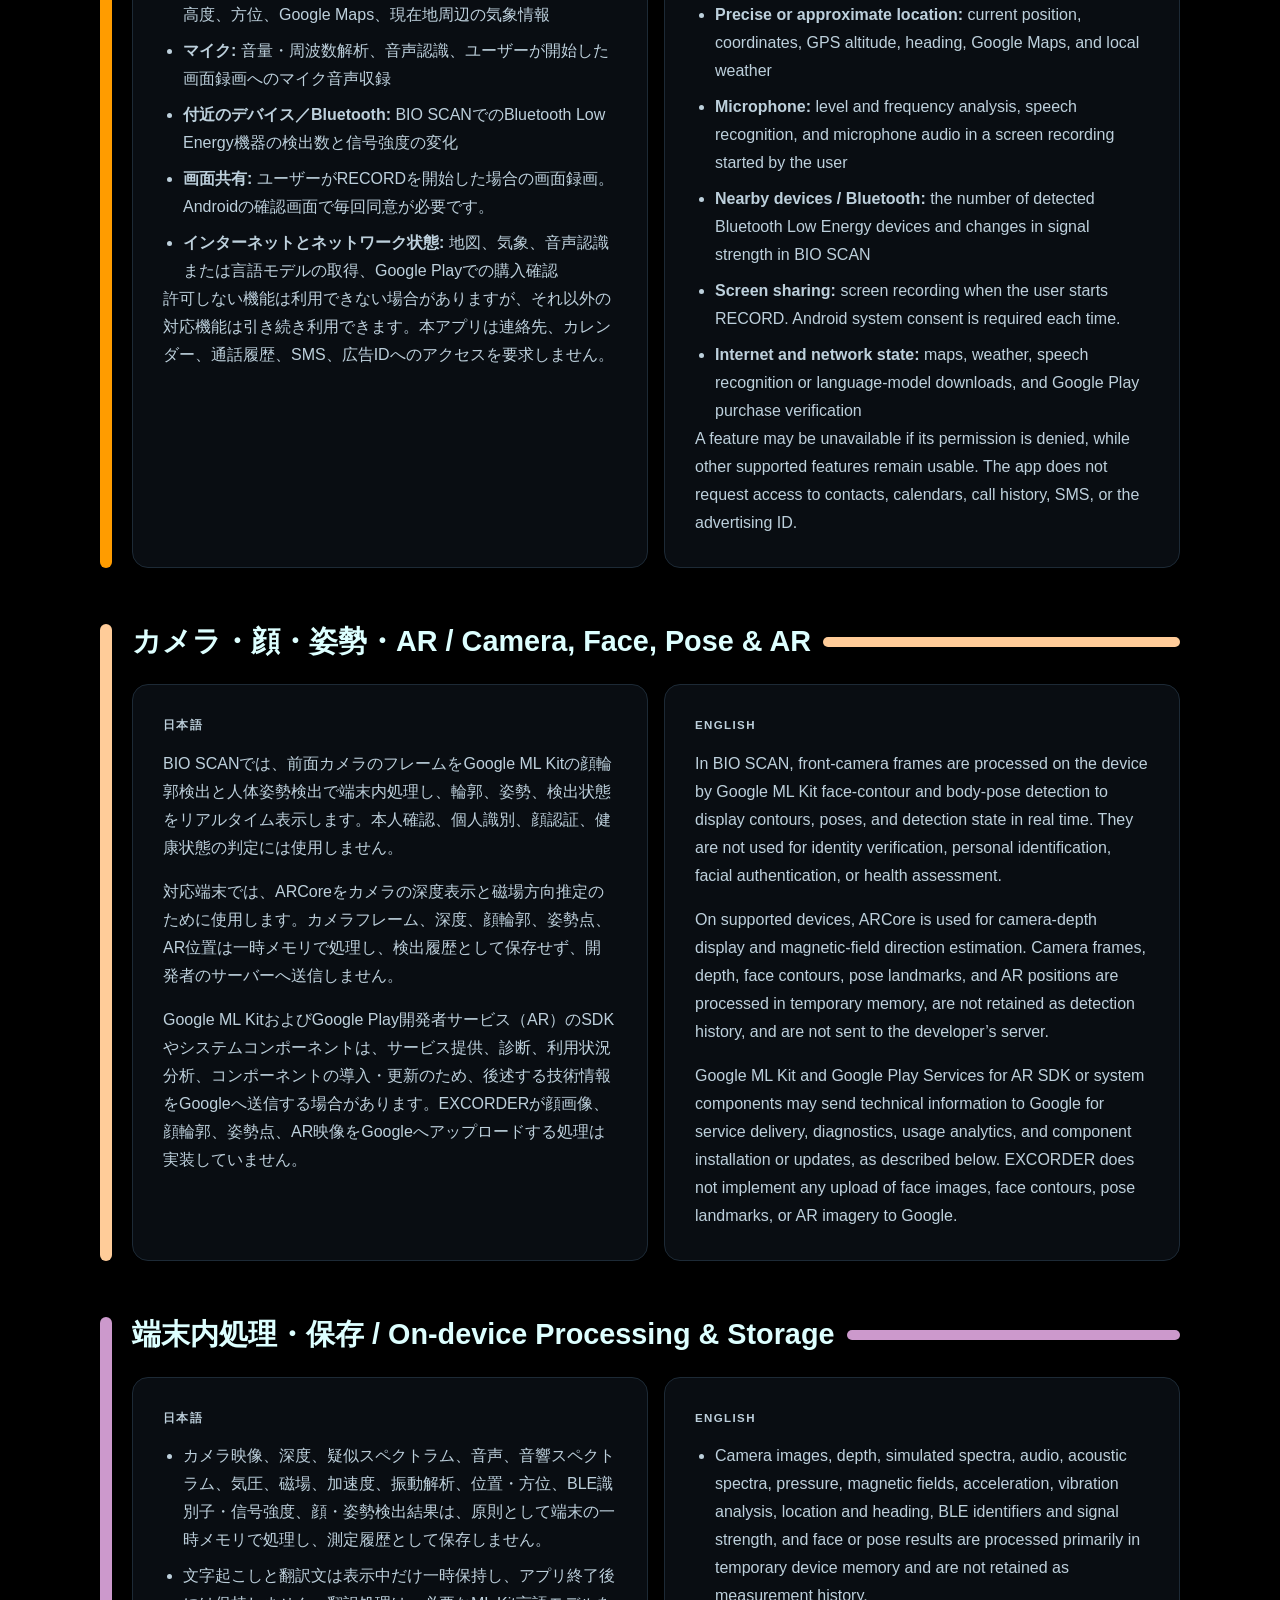
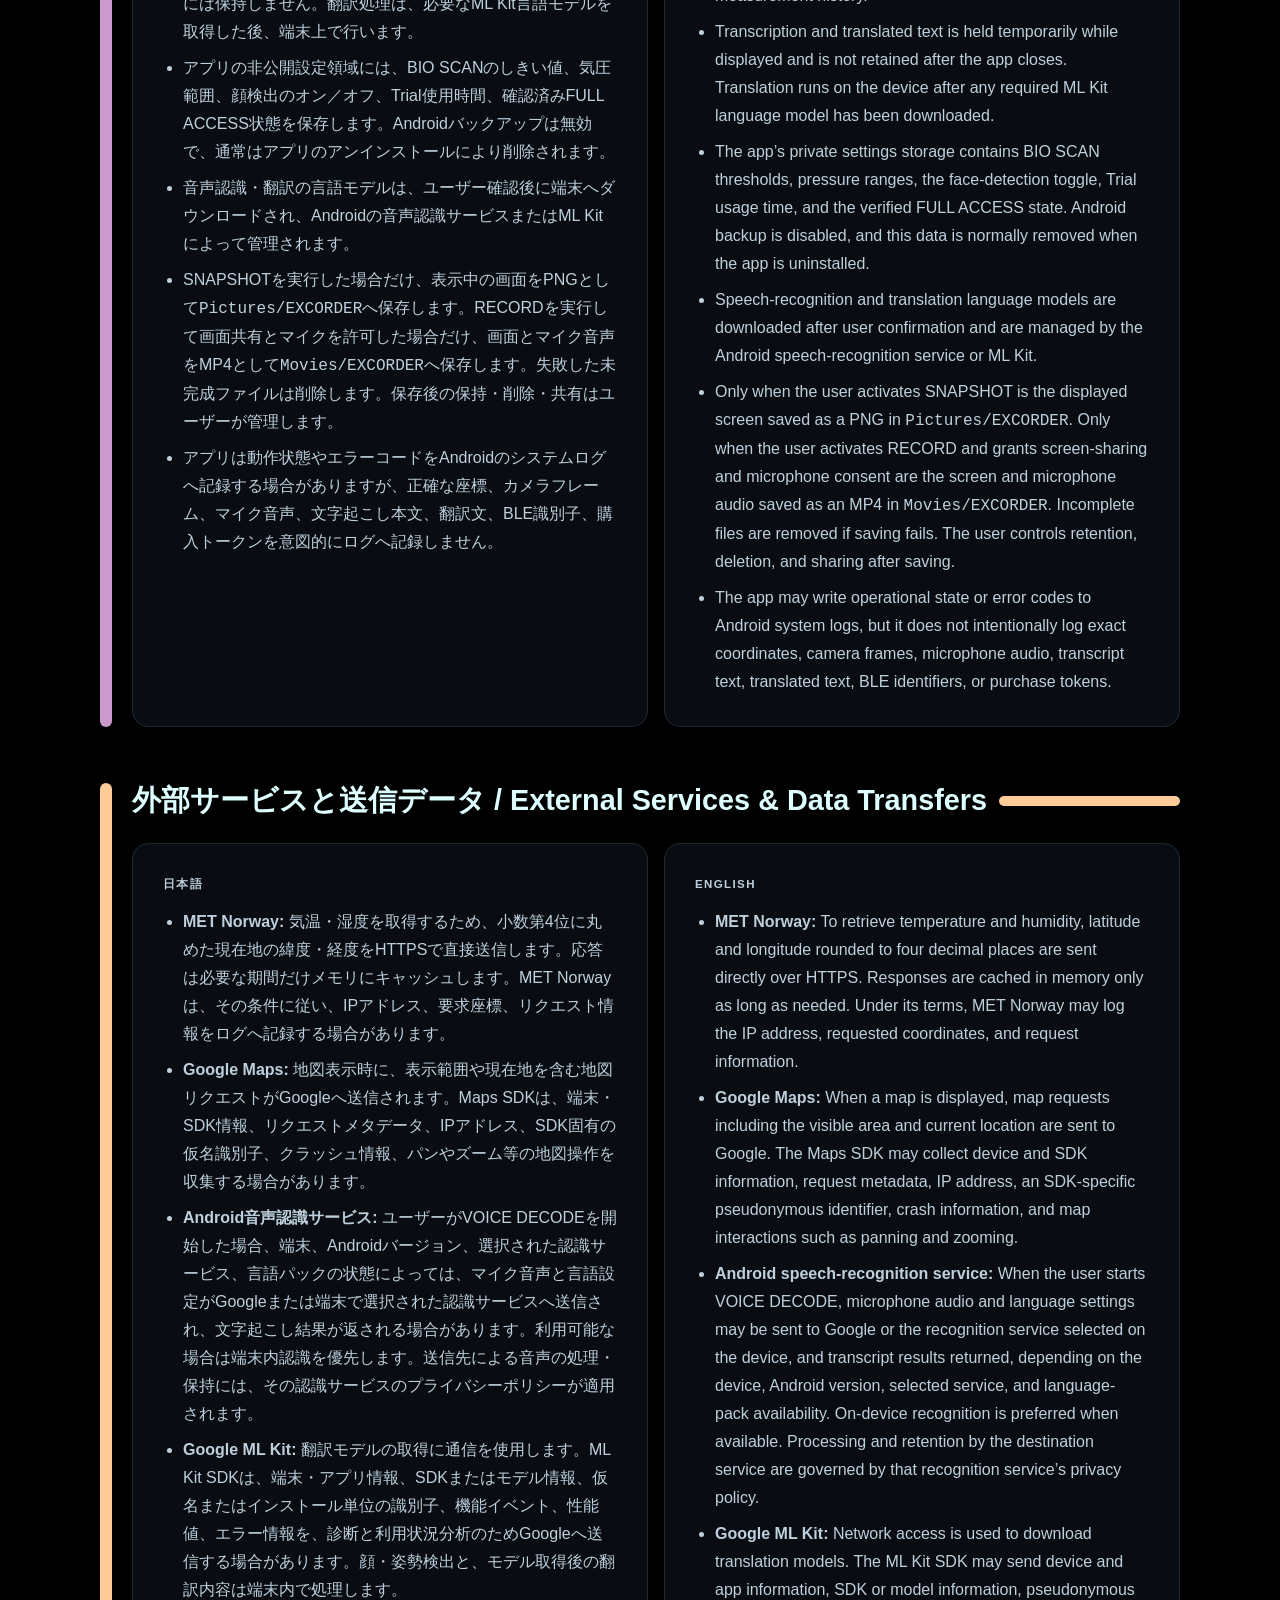
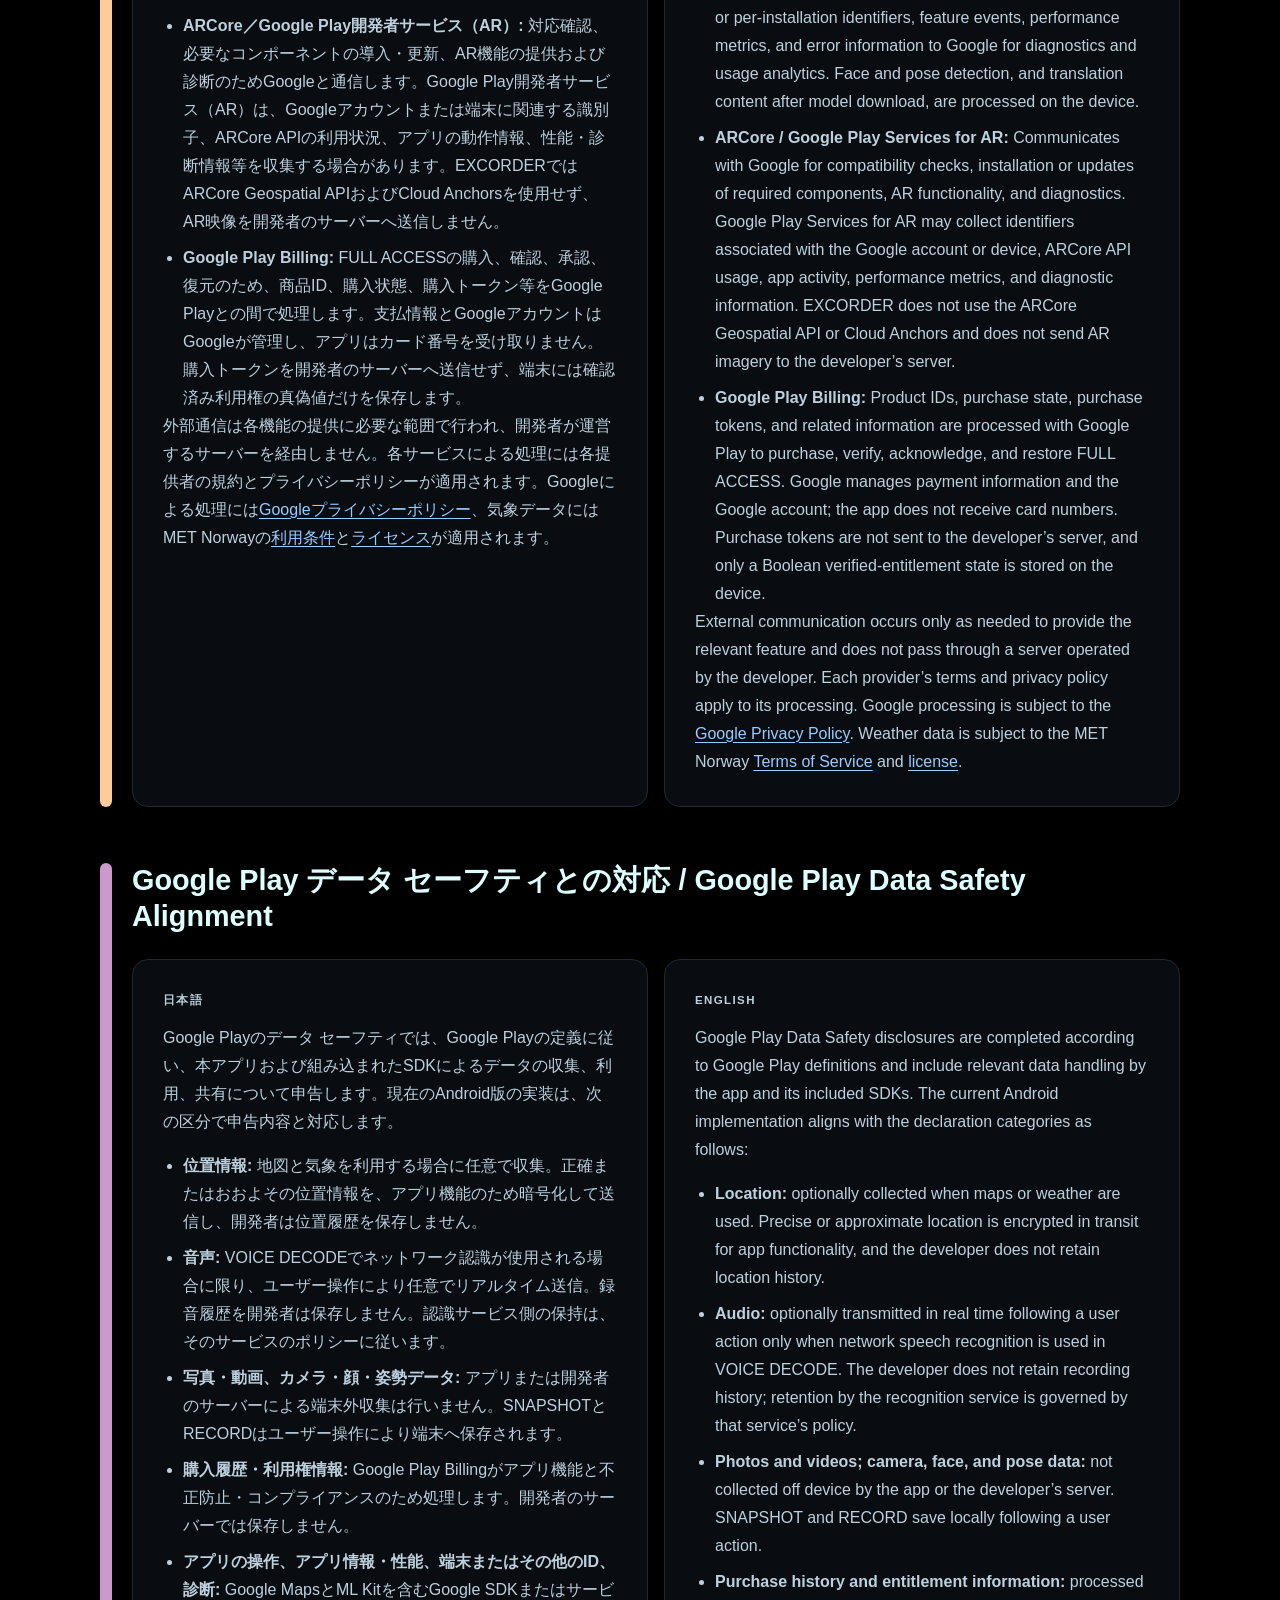
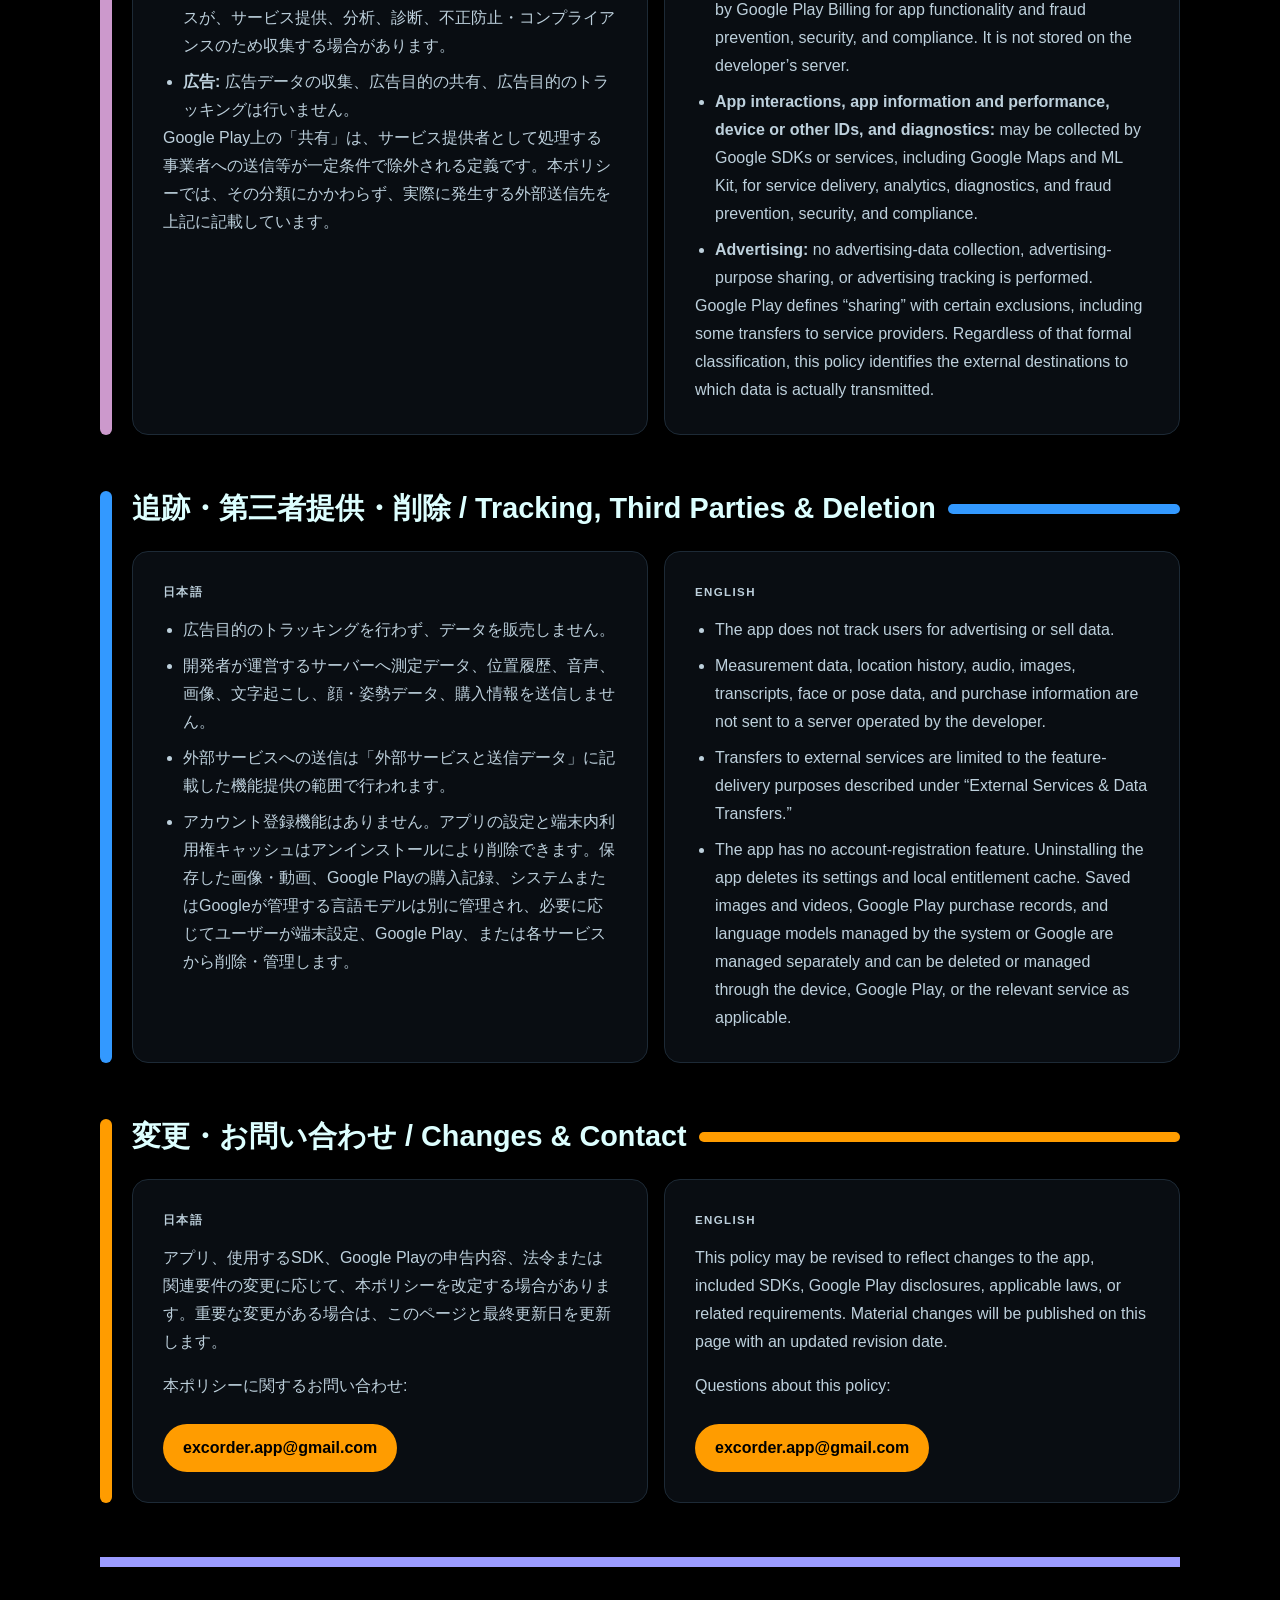
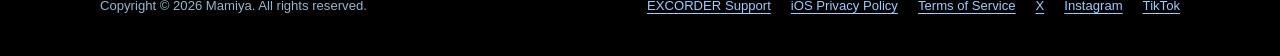
<file: android/privacy.html>
<!doctype html>
<html lang="ja">
<head>
    <meta charset="utf-8">
    <meta name="viewport" content="width=device-width, initial-scale=1">
    <meta name="description" content="Android版EXCORDERのプライバシーポリシーです。権限、センサー情報、位置情報、音声認識、保存データ、外部サービスへの送信について説明します。">
    <meta name="theme-color" content="#000000">
    <link rel="canonical" href="https://northfoxjp.github.io/excorder/android/privacy.html">
    <title>EXCORDER Android Privacy Policy</title>
    <link rel="stylesheet" href="../styles.css">
</head>
<body>
    <a class="skip-link" href="#main">本文へ移動 / Skip to content</a>

    <header class="site-header">
        <div class="brand-bar" aria-label="EXCORDER">
            <div class="brand">
                <span class="brand-name">EXCORDER</span>
                <span class="brand-tagline">Extended Sensing for Android</span>
            </div>
        </div>
        <nav class="site-nav" aria-label="Main navigation">
            <a href="../index.html">Home</a>
            <a href="../support.html">Support</a>
            <a href="../privacy.html">iOS Privacy Policy</a>
            <a href="privacy.html" aria-current="page">Android Privacy Policy</a>
        </nav>
    </header>

    <main id="main">
        <section class="hero" aria-labelledby="page-title">
            <p class="eyebrow">Android data handling protocol</p>
            <h1 id="page-title">EXCORDER Android<br>Privacy Policy</h1>
            <p class="lead">Android版EXCORDERにおける、情報、端末権限、外部サービスの取り扱いについて説明します。<br>This policy explains how EXCORDER for Android handles information, device permissions, and external services.</p>
            <p class="policy-meta">最終更新日: 2026年10月2日 / Last updated: October 2, 2026</p>
        </section>

        <section class="section section--blue" aria-labelledby="summary-title">
            <div class="section-content">
                <h2 class="section-heading" id="summary-title">基本方針 / Our Approach</h2>
                <div class="bilingual-grid">
                    <article class="language-card" lang="ja">
                        <p class="language-label">日本語</p>
                        <p>Android版EXCORDERは、カメラ、センサー、音声等の測定・解析データを原則として端末内でリアルタイム処理します。開発者が運営するサーバーへ測定データを送信しません。広告SDKや独自のアクセス解析SDKを組み込まず、広告目的のトラッキング、個人情報の販売を行いません。</p>
                        <p>ただし、地図、気象、音声認識、言語モデル、AR機能、購入確認を利用すると、後述するGoogle、MET Norway、または端末で選択されている音声認識サービスとの通信が発生します。</p>
                    </article>
                    <article class="language-card" lang="en">
                        <p class="language-label">English</p>
                        <p>EXCORDER for Android processes camera, sensor, audio, and other measurement or analysis data primarily on the device in real time. Measurement data is not sent to a server operated by the developer. The app contains no advertising SDK or developer-operated analytics SDK and does not track users for advertising or sell personal information.</p>
                        <p>Using maps, weather, speech recognition, language models, AR features, or purchase verification does, however, involve communication with Google, MET Norway, or the speech-recognition service selected on the device, as described below.</p>
                    </article>
                </div>
            </div>
        </section>

        <section class="section section--orange" aria-labelledby="permissions-title">
            <div class="section-content">
                <h2 class="section-heading" id="permissions-title">端末権限と利用目的 / Permissions &amp; Purposes</h2>
                <div class="bilingual-grid">
                    <article class="language-card" lang="ja">
                        <p class="language-label">日本語</p>
                        <p>対応端末と利用する機能に応じて、Android版EXCORDERは次の権限またはシステム上の同意を求めます。</p>
                        <ul class="plain-list">
                            <li><strong>カメラ:</strong> 背面映像、RGB疑似スペクトラム、対応端末でのARCore深度、BIO SCANの顔輪郭・人体姿勢表示</li>
                            <li><strong>正確またはおおよその位置情報:</strong> 現在地、緯度・経度、GPS高度、方位、Google Maps、現在地周辺の気象情報</li>
                            <li><strong>マイク:</strong> 音量・周波数解析、音声認識、ユーザーが開始した画面録画へのマイク音声収録</li>
                            <li><strong>付近のデバイス／Bluetooth:</strong> BIO SCANでのBluetooth Low Energy機器の検出数と信号強度の変化</li>
                            <li><strong>画面共有:</strong> ユーザーがRECORDを開始した場合の画面録画。Androidの確認画面で毎回同意が必要です。</li>
                            <li><strong>インターネットとネットワーク状態:</strong> 地図、気象、音声認識または言語モデルの取得、Google Playでの購入確認</li>
                        </ul>
                        <p>許可しない機能は利用できない場合がありますが、それ以外の対応機能は引き続き利用できます。本アプリは連絡先、カレンダー、通話履歴、SMS、広告IDへのアクセスを要求しません。</p>
                    </article>
                    <article class="language-card" lang="en">
                        <p class="language-label">English</p>
                        <p>Depending on the device and features used, EXCORDER for Android requests the following permissions or system consent:</p>
                        <ul class="plain-list">
                            <li><strong>Camera:</strong> rear-camera view, RGB-derived simulated spectrum, ARCore depth on supported devices, and BIO SCAN face-contour and body-pose display</li>
                            <li><strong>Precise or approximate location:</strong> current position, coordinates, GPS altitude, heading, Google Maps, and local weather</li>
                            <li><strong>Microphone:</strong> level and frequency analysis, speech recognition, and microphone audio in a screen recording started by the user</li>
                            <li><strong>Nearby devices / Bluetooth:</strong> the number of detected Bluetooth Low Energy devices and changes in signal strength in BIO SCAN</li>
                            <li><strong>Screen sharing:</strong> screen recording when the user starts RECORD. Android system consent is required each time.</li>
                            <li><strong>Internet and network state:</strong> maps, weather, speech recognition or language-model downloads, and Google Play purchase verification</li>
                        </ul>
                        <p>A feature may be unavailable if its permission is denied, while other supported features remain usable. The app does not request access to contacts, calendars, call history, SMS, or the advertising ID.</p>
                    </article>
                </div>
            </div>
        </section>

        <section class="section section--peach" aria-labelledby="camera-title">
            <div class="section-content">
                <h2 class="section-heading" id="camera-title">カメラ・顔・姿勢・AR / Camera, Face, Pose &amp; AR</h2>
                <div class="bilingual-grid">
                    <article class="language-card" lang="ja">
                        <p class="language-label">日本語</p>
                        <p>BIO SCANでは、前面カメラのフレームをGoogle ML Kitの顔輪郭検出と人体姿勢検出で端末内処理し、輪郭、姿勢、検出状態をリアルタイム表示します。本人確認、個人識別、顔認証、健康状態の判定には使用しません。</p>
                        <p>対応端末では、ARCoreをカメラの深度表示と磁場方向推定のために使用します。カメラフレーム、深度、顔輪郭、姿勢点、AR位置は一時メモリで処理し、検出履歴として保存せず、開発者のサーバーへ送信しません。</p>
                        <p>Google ML KitおよびGoogle Play開発者サービス（AR）のSDKやシステムコンポーネントは、サービス提供、診断、利用状況分析、コンポーネントの導入・更新のため、後述する技術情報をGoogleへ送信する場合があります。EXCORDERが顔画像、顔輪郭、姿勢点、AR映像をGoogleへアップロードする処理は実装していません。</p>
                    </article>
                    <article class="language-card" lang="en">
                        <p class="language-label">English</p>
                        <p>In BIO SCAN, front-camera frames are processed on the device by Google ML Kit face-contour and body-pose detection to display contours, poses, and detection state in real time. They are not used for identity verification, personal identification, facial authentication, or health assessment.</p>
                        <p>On supported devices, ARCore is used for camera-depth display and magnetic-field direction estimation. Camera frames, depth, face contours, pose landmarks, and AR positions are processed in temporary memory, are not retained as detection history, and are not sent to the developer’s server.</p>
                        <p>Google ML Kit and Google Play Services for AR SDK or system components may send technical information to Google for service delivery, diagnostics, usage analytics, and component installation or updates, as described below. EXCORDER does not implement any upload of face images, face contours, pose landmarks, or AR imagery to Google.</p>
                    </article>
                </div>
            </div>
        </section>

        <section class="section section--lavender" aria-labelledby="storage-title">
            <div class="section-content">
                <h2 class="section-heading" id="storage-title">端末内処理・保存 / On-device Processing &amp; Storage</h2>
                <div class="bilingual-grid">
                    <article class="language-card" lang="ja">
                        <p class="language-label">日本語</p>
                        <ul class="plain-list">
                            <li>カメラ映像、深度、疑似スペクトラム、音声、音響スペクトラム、気圧、磁場、加速度、振動解析、位置・方位、BLE識別子・信号強度、顔・姿勢検出結果は、原則として端末の一時メモリで処理し、測定履歴として保存しません。</li>
                            <li>文字起こしと翻訳文は表示中だけ一時保持し、アプリ終了後には保持しません。翻訳処理は、必要なML Kit言語モデルを取得した後、端末上で行います。</li>
                            <li>アプリの非公開設定領域には、BIO SCANのしきい値、気圧範囲、顔検出のオン／オフ、Trial使用時間、確認済みFULL ACCESS状態を保存します。Androidバックアップは無効で、通常はアプリのアンインストールにより削除されます。</li>
                            <li>音声認識・翻訳の言語モデルは、ユーザー確認後に端末へダウンロードされ、Androidの音声認識サービスまたはML Kitによって管理されます。</li>
                            <li>SNAPSHOTを実行した場合だけ、表示中の画面をPNGとして<code>Pictures/EXCORDER</code>へ保存します。RECORDを実行して画面共有とマイクを許可した場合だけ、画面とマイク音声をMP4として<code>Movies/EXCORDER</code>へ保存します。失敗した未完成ファイルは削除します。保存後の保持・削除・共有はユーザーが管理します。</li>
                            <li>アプリは動作状態やエラーコードをAndroidのシステムログへ記録する場合がありますが、正確な座標、カメラフレーム、マイク音声、文字起こし本文、翻訳文、BLE識別子、購入トークンを意図的にログへ記録しません。</li>
                        </ul>
                    </article>
                    <article class="language-card" lang="en">
                        <p class="language-label">English</p>
                        <ul class="plain-list">
                            <li>Camera images, depth, simulated spectra, audio, acoustic spectra, pressure, magnetic fields, acceleration, vibration analysis, location and heading, BLE identifiers and signal strength, and face or pose results are processed primarily in temporary device memory and are not retained as measurement history.</li>
                            <li>Transcription and translated text is held temporarily while displayed and is not retained after the app closes. Translation runs on the device after any required ML Kit language model has been downloaded.</li>
                            <li>The app’s private settings storage contains BIO SCAN thresholds, pressure ranges, the face-detection toggle, Trial usage time, and the verified FULL ACCESS state. Android backup is disabled, and this data is normally removed when the app is uninstalled.</li>
                            <li>Speech-recognition and translation language models are downloaded after user confirmation and are managed by the Android speech-recognition service or ML Kit.</li>
                            <li>Only when the user activates SNAPSHOT is the displayed screen saved as a PNG in <code>Pictures/EXCORDER</code>. Only when the user activates RECORD and grants screen-sharing and microphone consent are the screen and microphone audio saved as an MP4 in <code>Movies/EXCORDER</code>. Incomplete files are removed if saving fails. The user controls retention, deletion, and sharing after saving.</li>
                            <li>The app may write operational state or error codes to Android system logs, but it does not intentionally log exact coordinates, camera frames, microphone audio, transcript text, translated text, BLE identifiers, or purchase tokens.</li>
                        </ul>
                    </article>
                </div>
            </div>
        </section>

        <section class="section section--peach" aria-labelledby="services-title">
            <div class="section-content">
                <h2 class="section-heading" id="services-title">外部サービスと送信データ / External Services &amp; Data Transfers</h2>
                <div class="bilingual-grid">
                    <article class="language-card" lang="ja">
                        <p class="language-label">日本語</p>
                        <ul class="plain-list">
                            <li><strong>MET Norway:</strong> 気温・湿度を取得するため、小数第4位に丸めた現在地の緯度・経度をHTTPSで直接送信します。応答は必要な期間だけメモリにキャッシュします。MET Norwayは、その条件に従い、IPアドレス、要求座標、リクエスト情報をログへ記録する場合があります。</li>
                            <li><strong>Google Maps:</strong> 地図表示時に、表示範囲や現在地を含む地図リクエストがGoogleへ送信されます。Maps SDKは、端末・SDK情報、リクエストメタデータ、IPアドレス、SDK固有の仮名識別子、クラッシュ情報、パンやズーム等の地図操作を収集する場合があります。</li>
                            <li><strong>Android音声認識サービス:</strong> ユーザーがVOICE DECODEを開始した場合、端末、Androidバージョン、選択された認識サービス、言語パックの状態によっては、マイク音声と言語設定がGoogleまたは端末で選択された認識サービスへ送信され、文字起こし結果が返される場合があります。利用可能な場合は端末内認識を優先します。送信先による音声の処理・保持には、その認識サービスのプライバシーポリシーが適用されます。</li>
                            <li><strong>Google ML Kit:</strong> 翻訳モデルの取得に通信を使用します。ML Kit SDKは、端末・アプリ情報、SDKまたはモデル情報、仮名またはインストール単位の識別子、機能イベント、性能値、エラー情報を、診断と利用状況分析のためGoogleへ送信する場合があります。顔・姿勢検出と、モデル取得後の翻訳内容は端末内で処理します。</li>
                            <li><strong>ARCore／Google Play開発者サービス（AR）:</strong> 対応確認、必要なコンポーネントの導入・更新、AR機能の提供および診断のためGoogleと通信します。Google Play開発者サービス（AR）は、Googleアカウントまたは端末に関連する識別子、ARCore APIの利用状況、アプリの動作情報、性能・診断情報等を収集する場合があります。EXCORDERではARCore Geospatial APIおよびCloud Anchorsを使用せず、AR映像を開発者のサーバーへ送信しません。</li>
                            <li><strong>Google Play Billing:</strong> FULL ACCESSの購入、確認、承認、復元のため、商品ID、購入状態、購入トークン等をGoogle Playとの間で処理します。支払情報とGoogleアカウントはGoogleが管理し、アプリはカード番号を受け取りません。購入トークンを開発者のサーバーへ送信せず、端末には確認済み利用権の真偽値だけを保存します。</li>
                        </ul>
                        <p>外部通信は各機能の提供に必要な範囲で行われ、開発者が運営するサーバーを経由しません。各サービスによる処理には各提供者の規約とプライバシーポリシーが適用されます。Googleによる処理には<a href="https://policies.google.com/privacy">Googleプライバシーポリシー</a>、気象データにはMET Norwayの<a href="https://api.met.no/doc/TermsOfService">利用条件</a>と<a href="https://api.met.no/doc/License">ライセンス</a>が適用されます。</p>
                    </article>
                    <article class="language-card" lang="en">
                        <p class="language-label">English</p>
                        <ul class="plain-list">
                            <li><strong>MET Norway:</strong> To retrieve temperature and humidity, latitude and longitude rounded to four decimal places are sent directly over HTTPS. Responses are cached in memory only as long as needed. Under its terms, MET Norway may log the IP address, requested coordinates, and request information.</li>
                            <li><strong>Google Maps:</strong> When a map is displayed, map requests including the visible area and current location are sent to Google. The Maps SDK may collect device and SDK information, request metadata, IP address, an SDK-specific pseudonymous identifier, crash information, and map interactions such as panning and zooming.</li>
                            <li><strong>Android speech-recognition service:</strong> When the user starts VOICE DECODE, microphone audio and language settings may be sent to Google or the recognition service selected on the device, and transcript results returned, depending on the device, Android version, selected service, and language-pack availability. On-device recognition is preferred when available. Processing and retention by the destination service are governed by that recognition service’s privacy policy.</li>
                            <li><strong>Google ML Kit:</strong> Network access is used to download translation models. The ML Kit SDK may send device and app information, SDK or model information, pseudonymous or per-installation identifiers, feature events, performance metrics, and error information to Google for diagnostics and usage analytics. Face and pose detection, and translation content after model download, are processed on the device.</li>
                            <li><strong>ARCore / Google Play Services for AR:</strong> Communicates with Google for compatibility checks, installation or updates of required components, AR functionality, and diagnostics. Google Play Services for AR may collect identifiers associated with the Google account or device, ARCore API usage, app activity, performance metrics, and diagnostic information. EXCORDER does not use the ARCore Geospatial API or Cloud Anchors and does not send AR imagery to the developer’s server.</li>
                            <li><strong>Google Play Billing:</strong> Product IDs, purchase state, purchase tokens, and related information are processed with Google Play to purchase, verify, acknowledge, and restore FULL ACCESS. Google manages payment information and the Google account; the app does not receive card numbers. Purchase tokens are not sent to the developer’s server, and only a Boolean verified-entitlement state is stored on the device.</li>
                        </ul>
                        <p>External communication occurs only as needed to provide the relevant feature and does not pass through a server operated by the developer. Each provider’s terms and privacy policy apply to its processing. Google processing is subject to the <a href="https://policies.google.com/privacy">Google Privacy Policy</a>. Weather data is subject to the MET Norway <a href="https://api.met.no/doc/TermsOfService">Terms of Service</a> and <a href="https://api.met.no/doc/License">license</a>.</p>
                    </article>
                </div>
            </div>
        </section>

        <section class="section section--lavender" aria-labelledby="data-safety-title">
            <div class="section-content">
                <h2 class="section-heading" id="data-safety-title">Google Play データ セーフティとの対応 / Google Play Data Safety Alignment</h2>
                <div class="bilingual-grid">
                    <article class="language-card" lang="ja">
                        <p class="language-label">日本語</p>
                        <p>Google Playのデータ セーフティでは、Google Playの定義に従い、本アプリおよび組み込まれたSDKによるデータの収集、利用、共有について申告します。現在のAndroid版の実装は、次の区分で申告内容と対応します。</p>
                        <ul class="plain-list">
                            <li><strong>位置情報:</strong> 地図と気象を利用する場合に任意で収集。正確またはおおよその位置情報を、アプリ機能のため暗号化して送信し、開発者は位置履歴を保存しません。</li>
                            <li><strong>音声:</strong> VOICE DECODEでネットワーク認識が使用される場合に限り、ユーザー操作により任意でリアルタイム送信。録音履歴を開発者は保存しません。認識サービス側の保持は、そのサービスのポリシーに従います。</li>
                            <li><strong>写真・動画、カメラ・顔・姿勢データ:</strong> アプリまたは開発者のサーバーによる端末外収集は行いません。SNAPSHOTとRECORDはユーザー操作により端末へ保存されます。</li>
                            <li><strong>購入履歴・利用権情報:</strong> Google Play Billingがアプリ機能と不正防止・コンプライアンスのため処理します。開発者のサーバーでは保存しません。</li>
                            <li><strong>アプリの操作、アプリ情報・性能、端末またはその他のID、診断:</strong> Google MapsとML Kitを含むGoogle SDKまたはサービスが、サービス提供、分析、診断、不正防止・コンプライアンスのため収集する場合があります。</li>
                            <li><strong>広告:</strong> 広告データの収集、広告目的の共有、広告目的のトラッキングは行いません。</li>
                        </ul>
                        <p>Google Play上の「共有」は、サービス提供者として処理する事業者への送信等が一定条件で除外される定義です。本ポリシーでは、その分類にかかわらず、実際に発生する外部送信先を上記に記載しています。</p>
                    </article>
                    <article class="language-card" lang="en">
                        <p class="language-label">English</p>
                        <p>Google Play Data Safety disclosures are completed according to Google Play definitions and include relevant data handling by the app and its included SDKs. The current Android implementation aligns with the declaration categories as follows:</p>
                        <ul class="plain-list">
                            <li><strong>Location:</strong> optionally collected when maps or weather are used. Precise or approximate location is encrypted in transit for app functionality, and the developer does not retain location history.</li>
                            <li><strong>Audio:</strong> optionally transmitted in real time following a user action only when network speech recognition is used in VOICE DECODE. The developer does not retain recording history; retention by the recognition service is governed by that service’s policy.</li>
                            <li><strong>Photos and videos; camera, face, and pose data:</strong> not collected off device by the app or the developer’s server. SNAPSHOT and RECORD save locally following a user action.</li>
                            <li><strong>Purchase history and entitlement information:</strong> processed by Google Play Billing for app functionality and fraud prevention, security, and compliance. It is not stored on the developer’s server.</li>
                            <li><strong>App interactions, app information and performance, device or other IDs, and diagnostics:</strong> may be collected by Google SDKs or services, including Google Maps and ML Kit, for service delivery, analytics, diagnostics, and fraud prevention, security, and compliance.</li>
                            <li><strong>Advertising:</strong> no advertising-data collection, advertising-purpose sharing, or advertising tracking is performed.</li>
                        </ul>
                        <p>Google Play defines “sharing” with certain exclusions, including some transfers to service providers. Regardless of that formal classification, this policy identifies the external destinations to which data is actually transmitted.</p>
                    </article>
                </div>
            </div>
        </section>

        <section class="section section--blue" aria-labelledby="third-parties-title">
            <div class="section-content">
                <h2 class="section-heading" id="third-parties-title">追跡・第三者提供・削除 / Tracking, Third Parties &amp; Deletion</h2>
                <div class="bilingual-grid">
                    <article class="language-card" lang="ja">
                        <p class="language-label">日本語</p>
                        <ul class="plain-list">
                            <li>広告目的のトラッキングを行わず、データを販売しません。</li>
                            <li>開発者が運営するサーバーへ測定データ、位置履歴、音声、画像、文字起こし、顔・姿勢データ、購入情報を送信しません。</li>
                            <li>外部サービスへの送信は「外部サービスと送信データ」に記載した機能提供の範囲で行われます。</li>
                            <li>アカウント登録機能はありません。アプリの設定と端末内利用権キャッシュはアンインストールにより削除できます。保存した画像・動画、Google Playの購入記録、システムまたはGoogleが管理する言語モデルは別に管理され、必要に応じてユーザーが端末設定、Google Play、または各サービスから削除・管理します。</li>
                        </ul>
                    </article>
                    <article class="language-card" lang="en">
                        <p class="language-label">English</p>
                        <ul class="plain-list">
                            <li>The app does not track users for advertising or sell data.</li>
                            <li>Measurement data, location history, audio, images, transcripts, face or pose data, and purchase information are not sent to a server operated by the developer.</li>
                            <li>Transfers to external services are limited to the feature-delivery purposes described under “External Services &amp; Data Transfers.”</li>
                            <li>The app has no account-registration feature. Uninstalling the app deletes its settings and local entitlement cache. Saved images and videos, Google Play purchase records, and language models managed by the system or Google are managed separately and can be deleted or managed through the device, Google Play, or the relevant service as applicable.</li>
                        </ul>
                    </article>
                </div>
            </div>
        </section>

        <section class="section section--orange" aria-labelledby="changes-title">
            <div class="section-content">
                <h2 class="section-heading" id="changes-title">変更・お問い合わせ / Changes &amp; Contact</h2>
                <div class="bilingual-grid">
                    <article class="language-card" lang="ja">
                        <p class="language-label">日本語</p>
                        <p>アプリ、使用するSDK、Google Playの申告内容、法令または関連要件の変更に応じて、本ポリシーを改定する場合があります。重要な変更がある場合は、このページと最終更新日を更新します。</p>
                        <p>本ポリシーに関するお問い合わせ:</p>
                        <a class="contact-link" href="mailto:excorder.app@gmail.com?subject=EXCORDER%20Android%20Privacy">excorder.app@gmail.com</a>
                    </article>
                    <article class="language-card" lang="en">
                        <p class="language-label">English</p>
                        <p>This policy may be revised to reflect changes to the app, included SDKs, Google Play disclosures, applicable laws, or related requirements. Material changes will be published on this page with an updated revision date.</p>
                        <p>Questions about this policy:</p>
                        <a class="contact-link" href="mailto:excorder.app@gmail.com?subject=EXCORDER%20Android%20Privacy">excorder.app@gmail.com</a>
                    </article>
                </div>
            </div>
        </section>
    </main>

    <footer class="site-footer">
        <p>Copyright © 2026 Mamiya. All rights reserved.</p>
        <nav class="footer-links" aria-label="Footer navigation">
            <a href="../support.html">EXCORDER Support</a>
            <a href="../privacy.html">iOS Privacy Policy</a>
            <a href="../terms.html">Terms of Service</a>
            <a href="https://x.com/_NorthFox" target="_blank" rel="noopener noreferrer" aria-label="NorthFox on X">X</a>
            <a href="https://www.instagram.com/_northfox_/" target="_blank" rel="noopener noreferrer" aria-label="NorthFox on Instagram">Instagram</a>
            <a href="https://www.tiktok.com/@_northfox" target="_blank" rel="noopener noreferrer" aria-label="NorthFox on TikTok">TikTok</a>
        </nav>
    </footer>
</body>
</html>
</file>
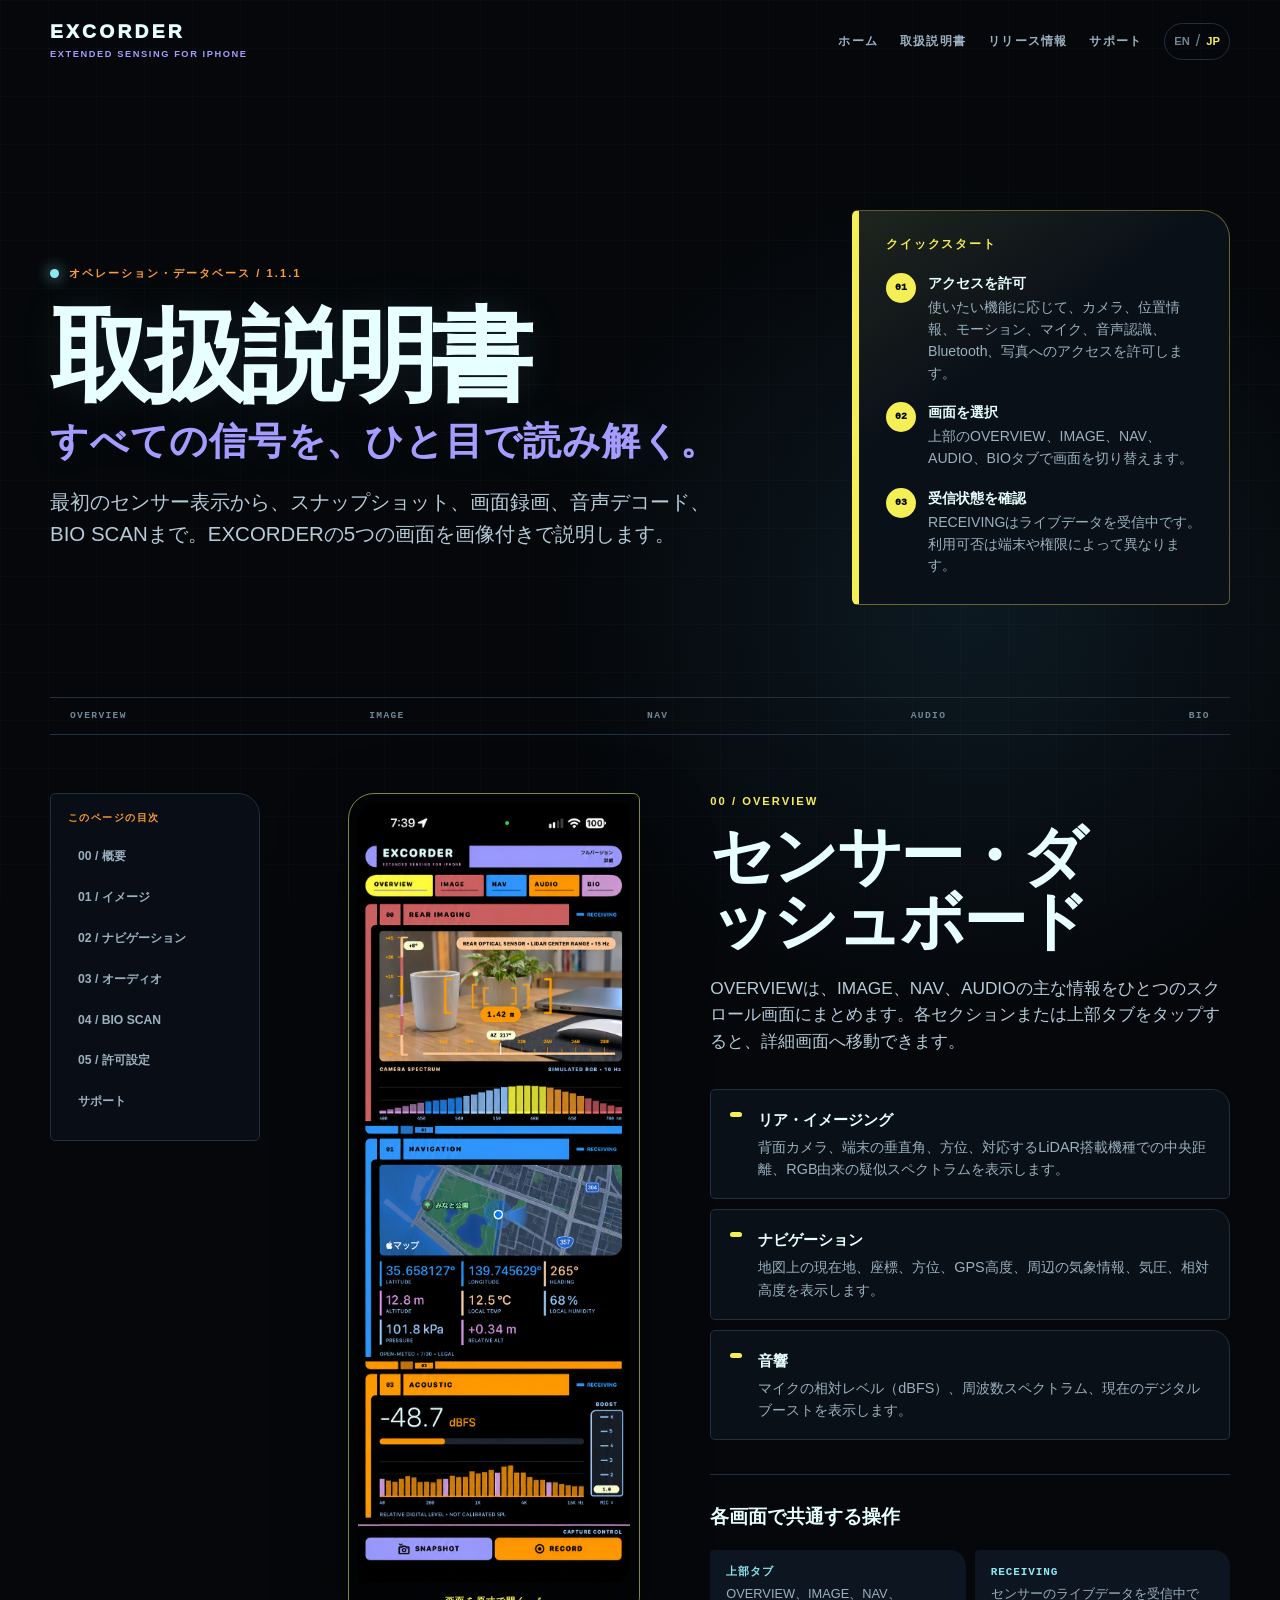
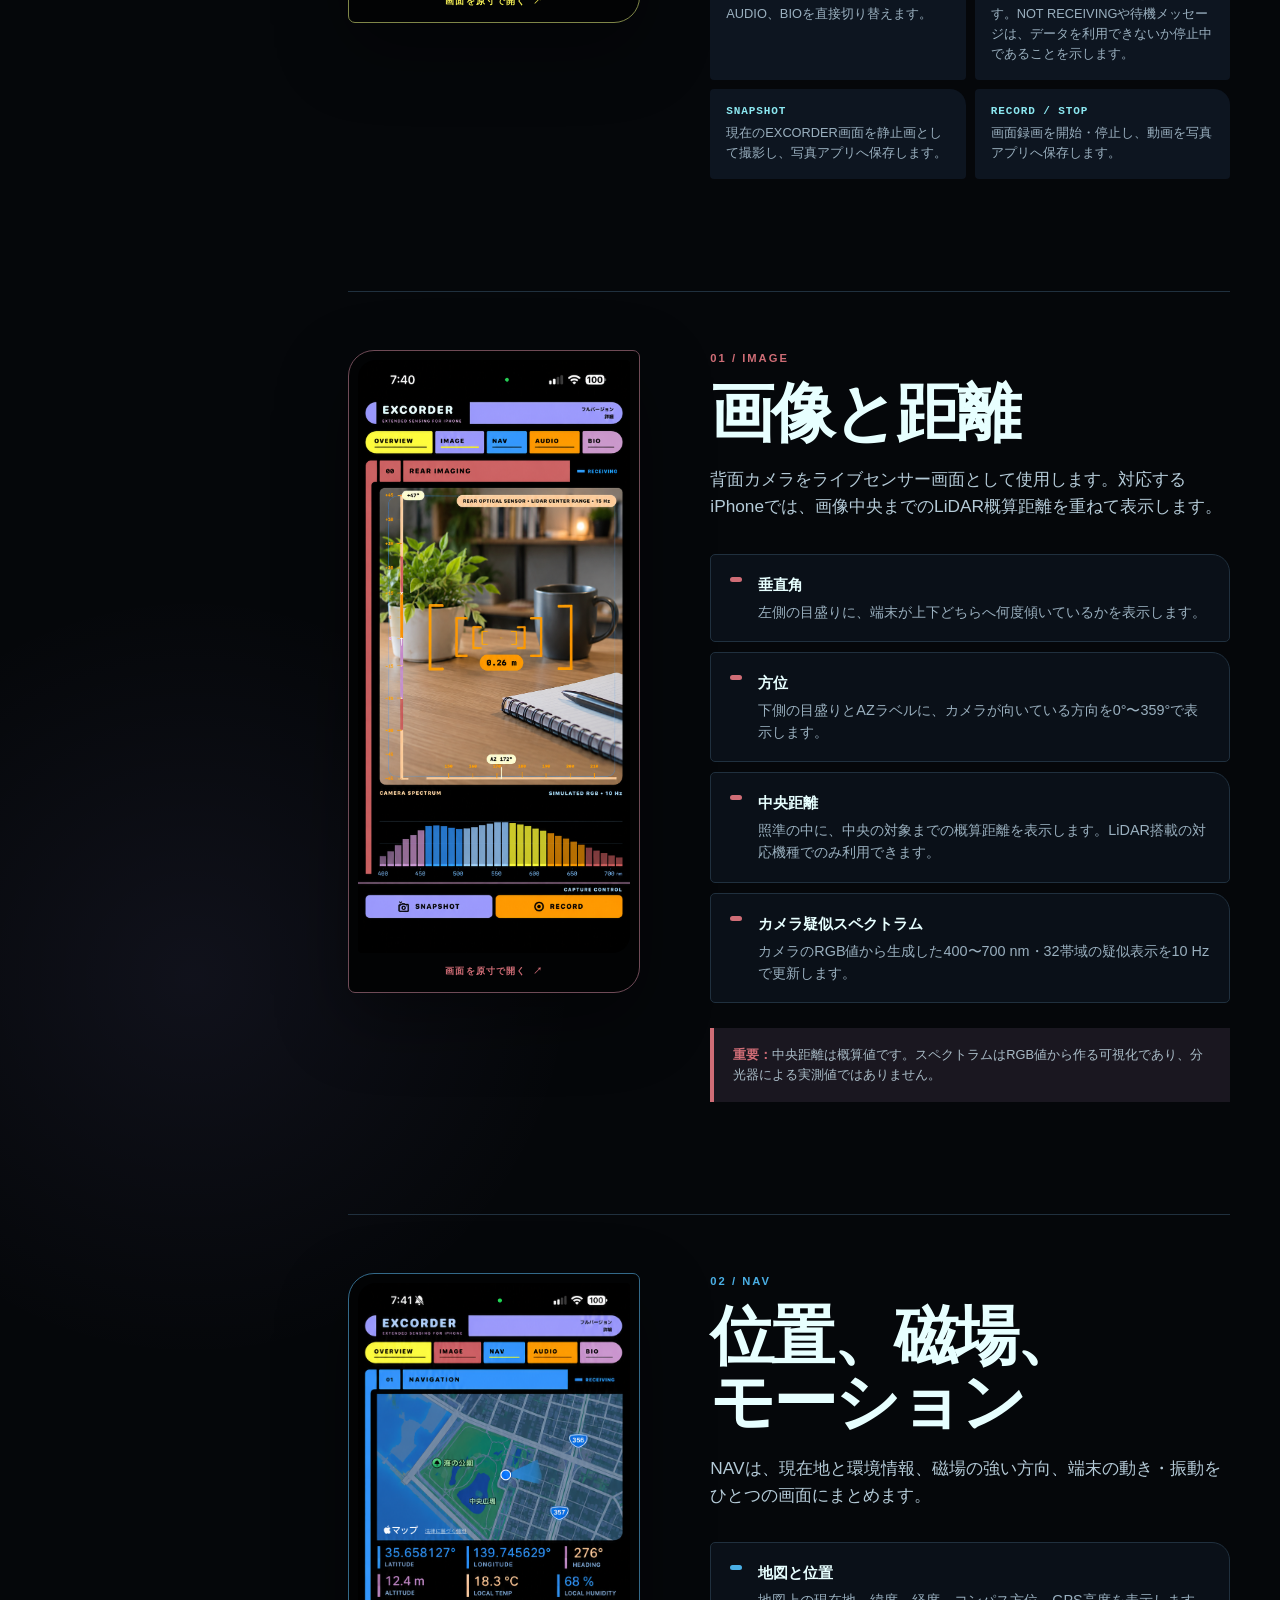
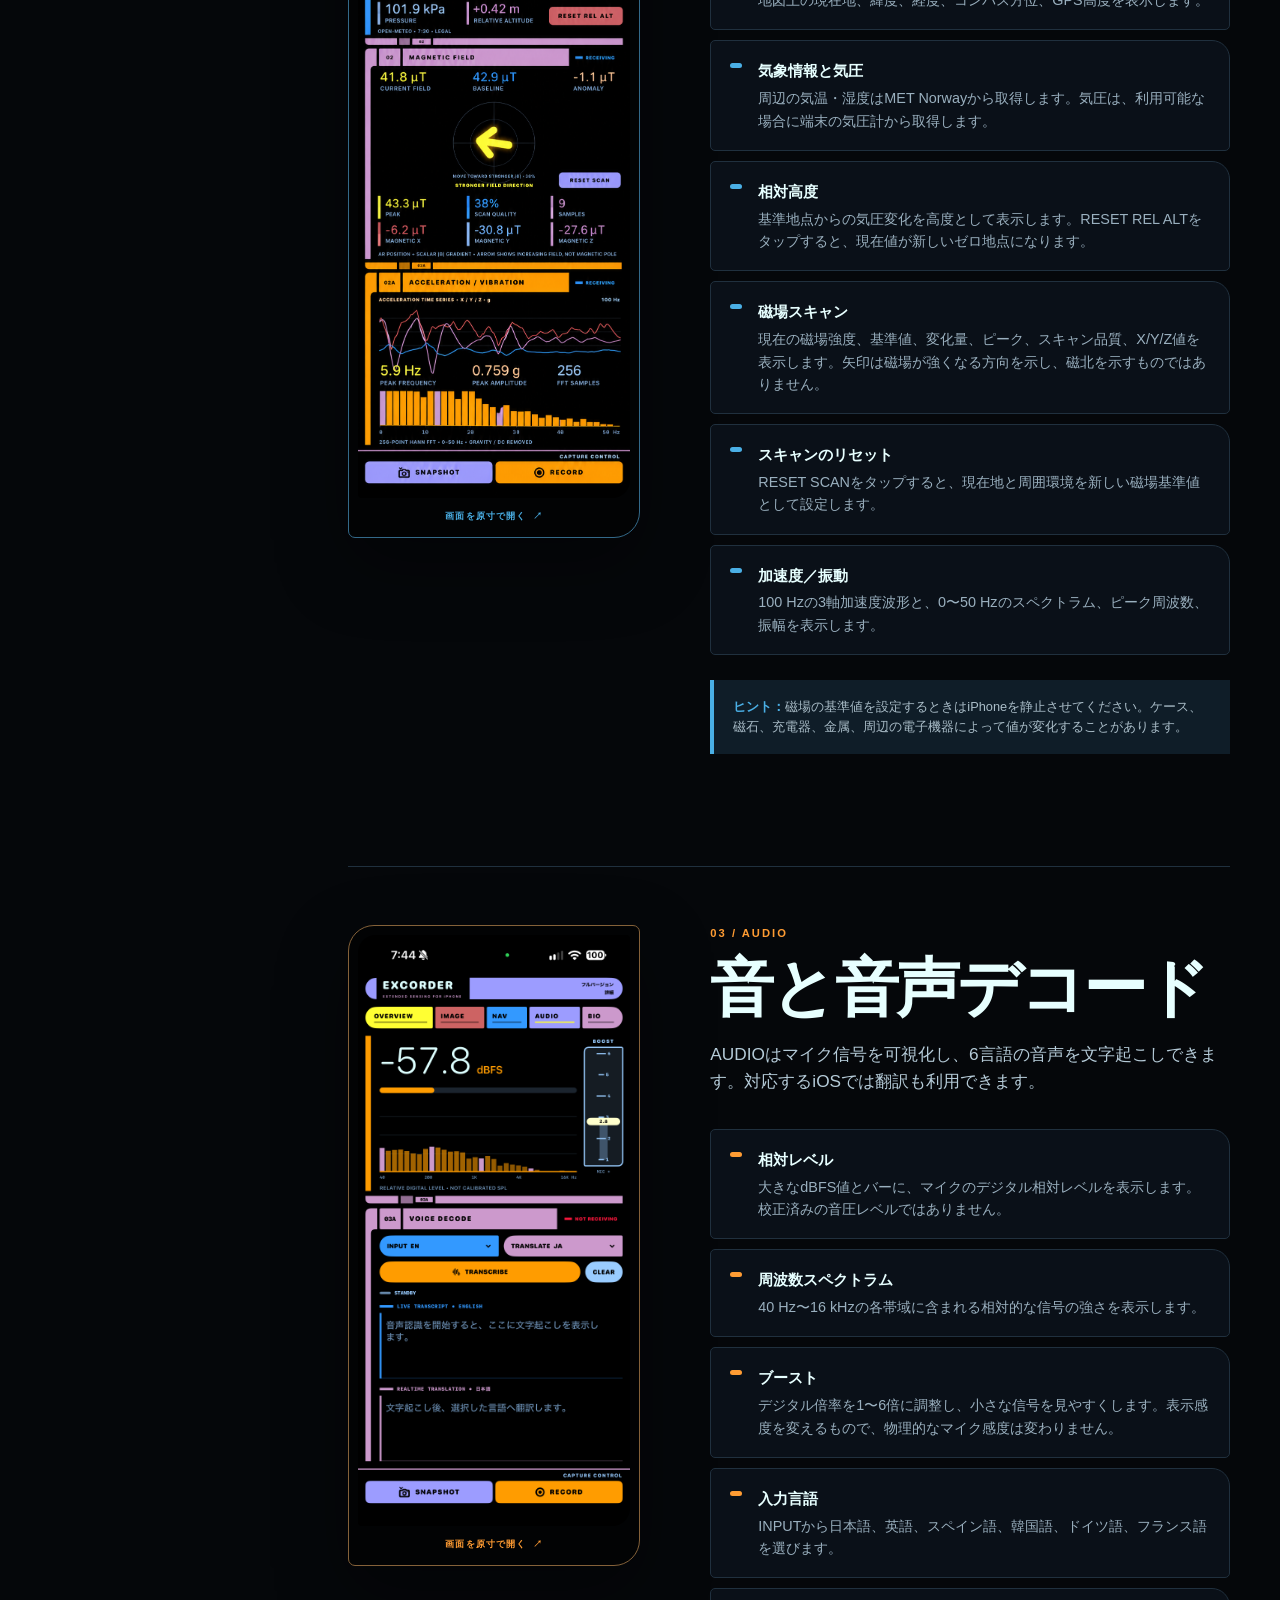
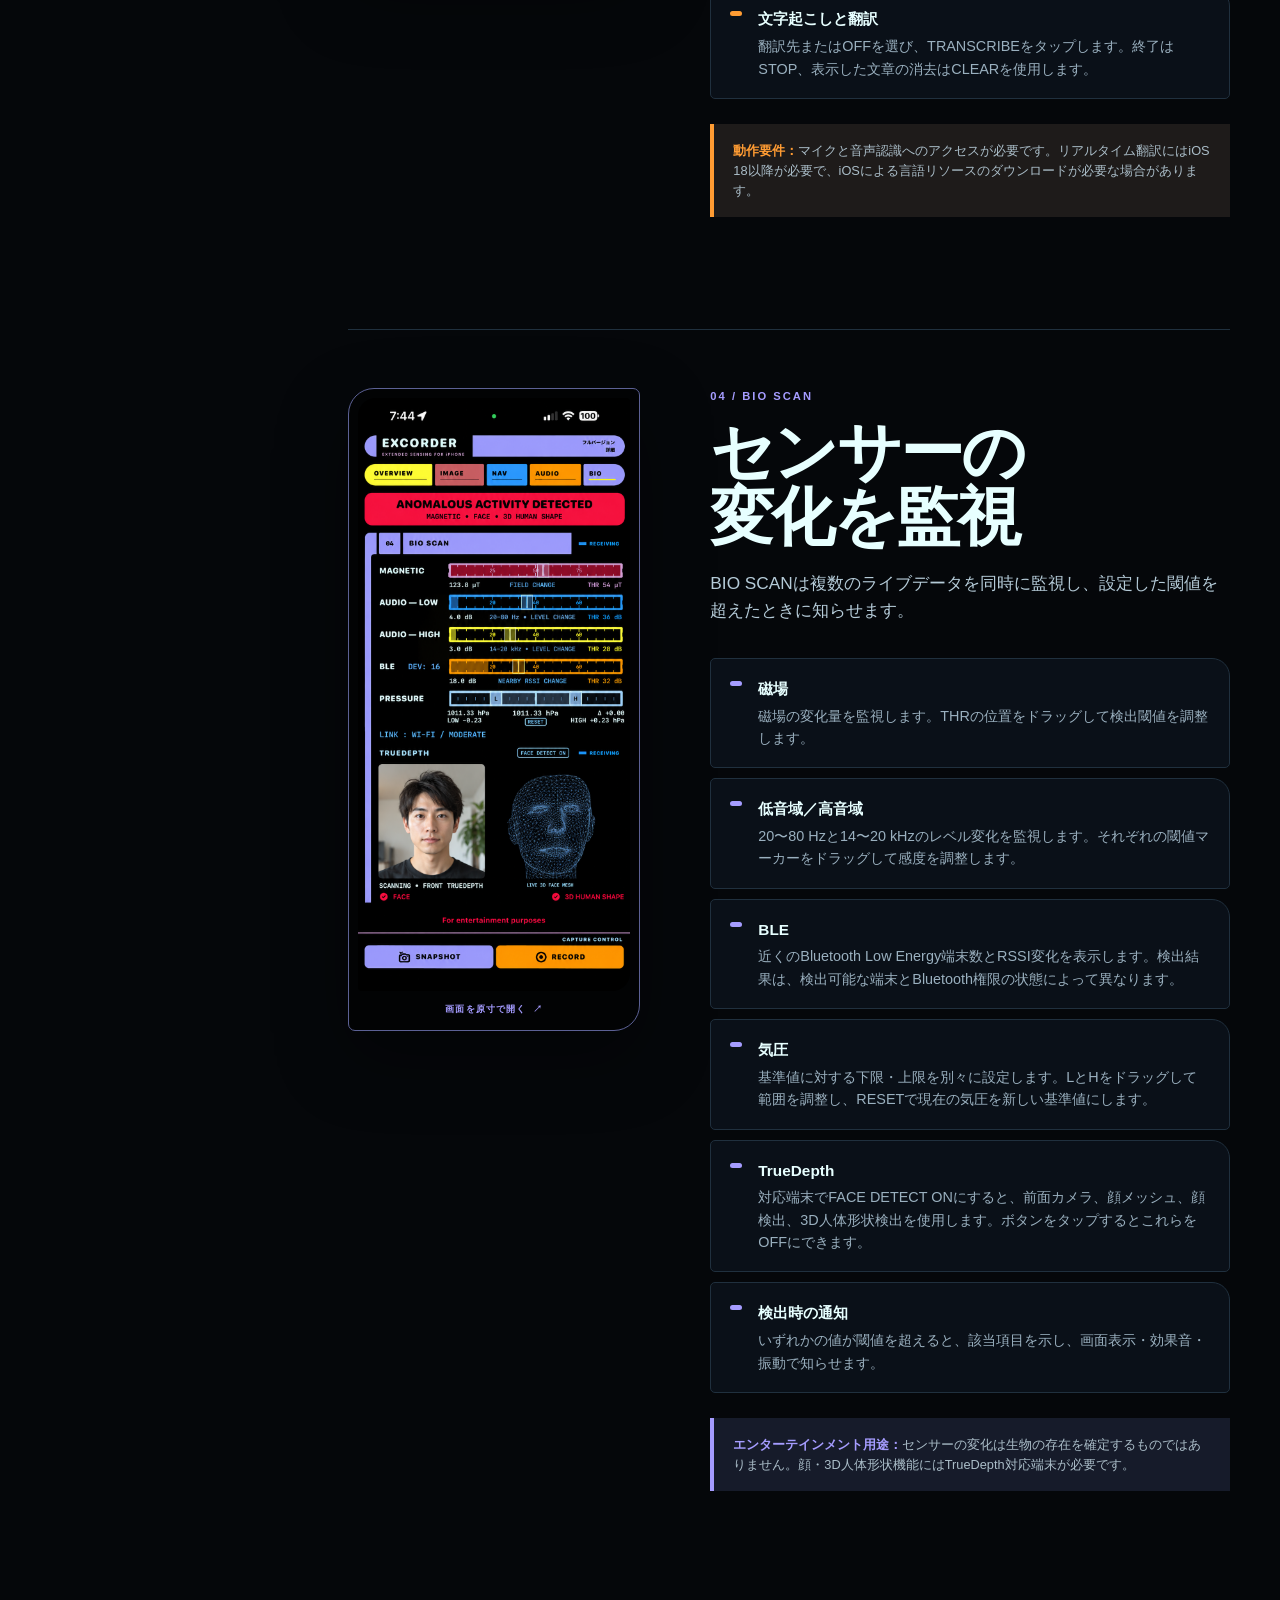
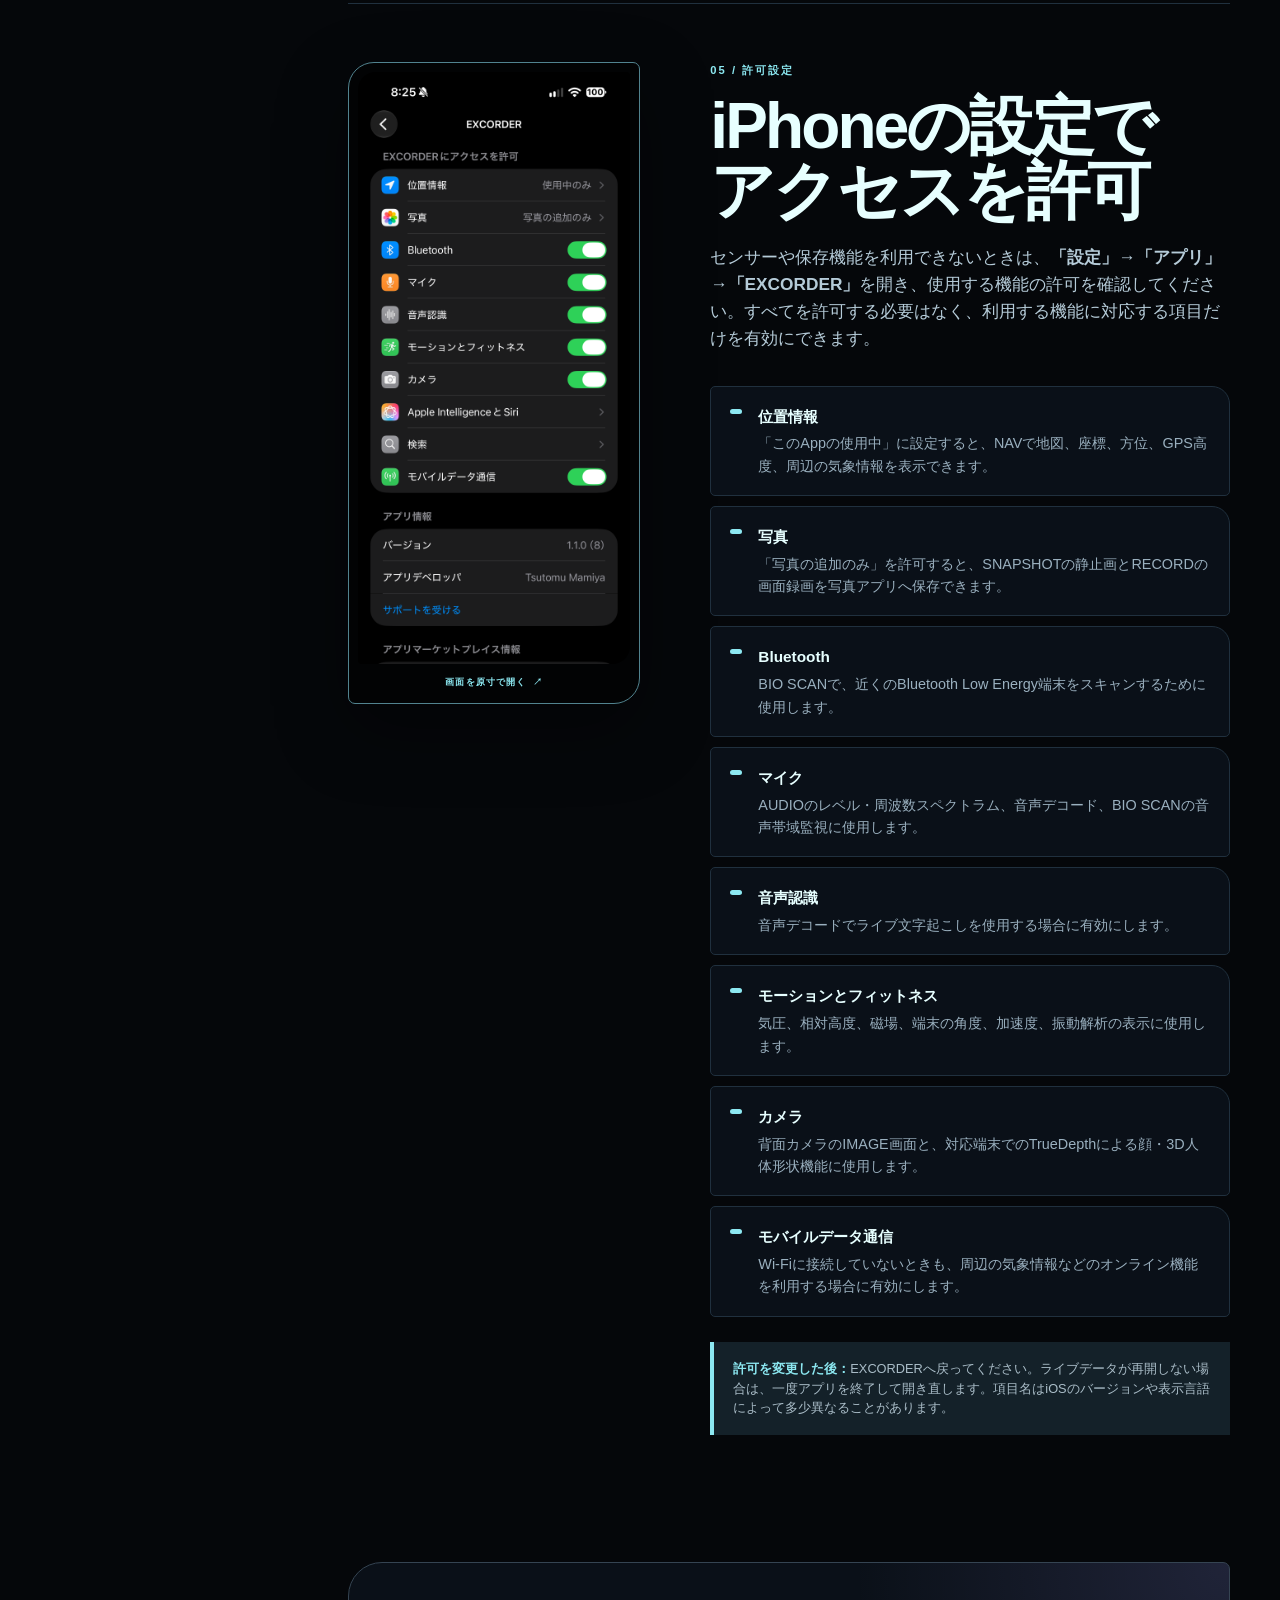
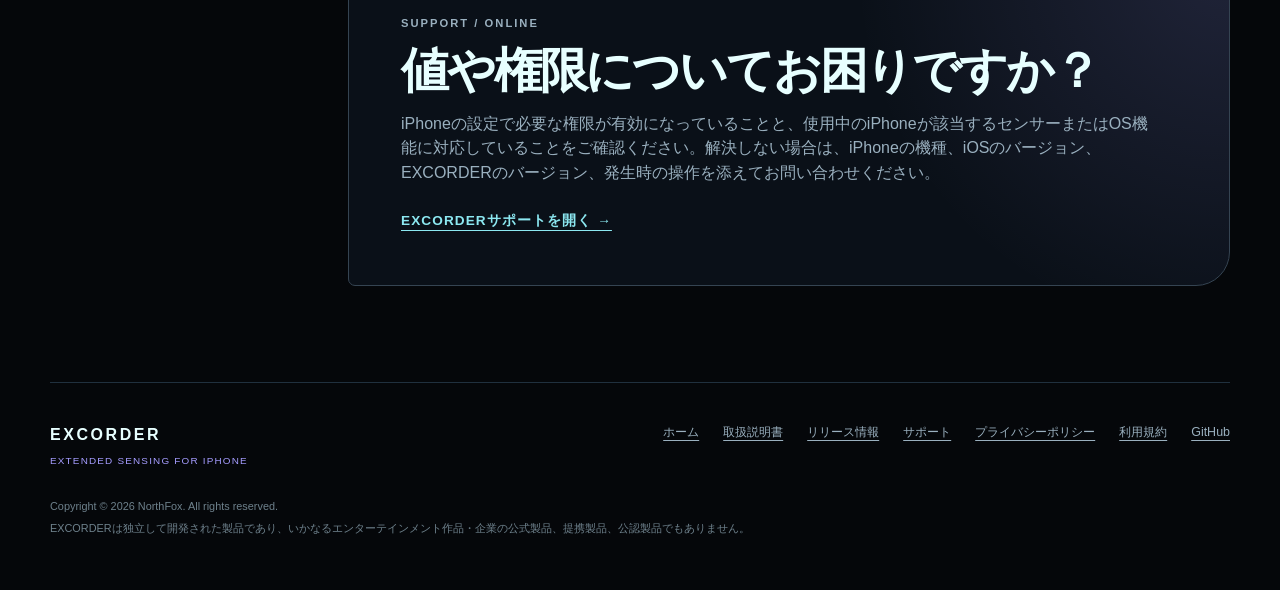
<file: ja/manual.html>
<!doctype html>
<html lang="ja">
<head>
    <meta charset="utf-8">
    <meta name="viewport" content="width=device-width, initial-scale=1">
    <title>EXCORDER 取扱説明書 — 画面・操作・センサーの使い方</title>
    <meta name="description" content="EXCORDERのOVERVIEW、IMAGE、NAV、AUDIO、音声デコード、BIO SCANの各画面と操作方法を画像付きで説明します。">
    <meta name="theme-color" content="#05070a">
    <link rel="canonical" href="https://northfoxjp.github.io/excorder/ja/manual.html">
    <link rel="alternate" hreflang="en" href="https://northfoxjp.github.io/excorder/manual.html">
    <link rel="alternate" hreflang="ja" href="https://northfoxjp.github.io/excorder/ja/manual.html">
    <link rel="alternate" hreflang="x-default" href="https://northfoxjp.github.io/excorder/manual.html">
    <link rel="icon" type="image/png" href="../assets/icons/excorder-icon.png">
    <link rel="apple-touch-icon" href="../assets/icons/excorder-icon.png">
    <meta property="og:locale" content="ja_JP">
    <meta property="og:locale:alternate" content="en_US">
    <meta property="og:type" content="article">
    <meta property="og:site_name" content="EXCORDER">
    <meta property="og:title" content="EXCORDER 取扱説明書">
    <meta property="og:description" content="EXCORDERの全画面・操作・センサー表示を画像付きで説明します。">
    <meta property="og:url" content="https://northfoxjp.github.io/excorder/ja/manual.html">
    <meta property="og:image" content="https://northfoxjp.github.io/excorder/assets/og/excorder-og.png">
    <meta name="twitter:card" content="summary_large_image">
    <meta name="twitter:title" content="EXCORDER 取扱説明書">
    <meta name="twitter:description" content="EXCORDERの全画面・操作・センサー表示を画像付きで説明します。">
    <meta name="twitter:image" content="https://northfoxjp.github.io/excorder/assets/og/excorder-og.png">
    <link rel="stylesheet" href="../landing.css?v=20260910-1">
    <link rel="stylesheet" href="../manual.css?v=20260927-3">
    <script src="../landing.js" defer></script>
</head>
<body>
    <a class="skip-link" href="#main"><span>本文へ移動</span></a>
    <header class="topbar">
        <a class="wordmark" href="index.html" aria-label="EXCORDER ホーム"><span>EXCORDER</span><small>Extended Sensing for iPhone</small></a>
        <nav class="topnav" aria-label="メインナビゲーション">
            <a href="index.html"><span>ホーム</span></a>
            <a href="manual.html" aria-current="page"><span>取扱説明書</span></a>
            <a href="../releases.html"><span>リリース情報</span></a>
            <a href="../support.html"><span>サポート</span></a>
            <div class="language-switch" role="group" aria-label="Language"><a href="../manual.html" lang="en" hreflang="en">EN</a><span aria-hidden="true">/</span><a href="manual.html" lang="ja" hreflang="ja" aria-current="page">JP</a></div>
        </nav>
    </header>

    <main id="main" class="manual-main">
        <section class="manual-hero">
            <div class="reveal">
                <p class="eyebrow"><span class="status-dot" aria-hidden="true"></span><span>オペレーション・データベース / 1.1.1</span></p>
                <h1>取扱説明書<span>すべての信号を、ひと目で読み解く。</span></h1>
                <p class="manual-lead">最初のセンサー表示から、スナップショット、画面録画、音声デコード、BIO SCANまで。EXCORDERの5つの画面を画像付きで説明します。</p>
            </div>
            <aside class="quick-start reveal" aria-labelledby="quick-start-title">
                <h2 id="quick-start-title">クイックスタート</h2>
                <ol>
                    <li><span><strong>アクセスを許可</strong>使いたい機能に応じて、カメラ、位置情報、モーション、マイク、音声認識、Bluetooth、写真へのアクセスを許可します。</span></li>
                    <li><span><strong>画面を選択</strong>上部のOVERVIEW、IMAGE、NAV、AUDIO、BIOタブで画面を切り替えます。</span></li>
                    <li><span><strong>受信状態を確認</strong>RECEIVINGはライブデータを受信中です。利用可否は端末や権限によって異なります。</span></li>
                </ol>
            </aside>
        </section>

        <section class="signal-strip manual-strip" aria-label="取扱説明書の画面一覧"><span>OVERVIEW</span><span>IMAGE</span><span>NAV</span><span>AUDIO</span><span>BIO</span></section>

        <div class="manual-layout">
            <aside class="manual-toc" aria-label="このページの目次">
                <span>このページの目次</span>
                <nav>
                    <a href="#overview">00 / 概要</a>
                    <a href="#image">01 / イメージ</a>
                    <a href="#navigation">02 / ナビゲーション</a>
                    <a href="#audio">03 / オーディオ</a>
                    <a href="#bio">04 / BIO SCAN</a>
                    <a href="#permissions">05 / 許可設定</a>
                    <a href="#help">サポート</a>
                </nav>
            </aside>

            <div class="manual-content">
                <section class="manual-section manual-section--yellow" id="overview">
                    <a class="manual-visual reveal" href="../assets/manual/overview.jpg?v=20260927-2" target="_blank" rel="noopener">
                        <img src="../assets/manual/overview.jpg?v=20260927-2" alt="リア・イメージング、ナビゲーション、音響を一覧表示するEXCORDERのOVERVIEW画面" width="741" height="2123">
                        <span>画面を原寸で開く ↗</span>
                    </a>
                    <div class="manual-copy reveal">
                        <p class="section-index">00 / OVERVIEW</p>
                        <h2>センサー・ダッシュボード</h2>
                        <p class="manual-intro">OVERVIEWは、IMAGE、NAV、AUDIOの主な情報をひとつのスクロール画面にまとめます。各セクションまたは上部タブをタップすると、詳細画面へ移動できます。</p>
                        <ul class="manual-points">
                            <li><strong>リア・イメージング</strong>背面カメラ、端末の垂直角、方位、対応するLiDAR搭載機種での中央距離、RGB由来の疑似スペクトラムを表示します。</li>
                            <li><strong>ナビゲーション</strong>地図上の現在地、座標、方位、GPS高度、周辺の気象情報、気圧、相対高度を表示します。</li>
                            <li><strong>音響</strong>マイクの相対レベル（dBFS）、周波数スペクトラム、現在のデジタルブーストを表示します。</li>
                        </ul>
                        <div class="common-controls">
                            <h3>各画面で共通する操作</h3>
                            <div class="control-grid">
                                <div class="control-card"><b>上部タブ</b><p>OVERVIEW、IMAGE、NAV、AUDIO、BIOを直接切り替えます。</p></div>
                                <div class="control-card"><b>RECEIVING</b><p>センサーのライブデータを受信中です。NOT RECEIVINGや待機メッセージは、データを利用できないか停止中であることを示します。</p></div>
                                <div class="control-card"><b>SNAPSHOT</b><p>現在のEXCORDER画面を静止画として撮影し、写真アプリへ保存します。</p></div>
                                <div class="control-card"><b>RECORD / STOP</b><p>画面録画を開始・停止し、動画を写真アプリへ保存します。</p></div>
                            </div>
                        </div>
                    </div>
                </section>

                <section class="manual-section manual-section--red" id="image">
                    <a class="manual-visual reveal" href="../assets/manual/image.png?v=20260927-2" target="_blank" rel="noopener">
                        <img src="../assets/manual/image.png?v=20260927-2" alt="照準、LiDAR中央距離、角度、方位、疑似スペクトラムを表示するEXCORDERのIMAGE画面" width="850" height="1851" loading="lazy">
                        <span>画面を原寸で開く ↗</span>
                    </a>
                    <div class="manual-copy reveal">
                        <p class="section-index">01 / IMAGE</p>
                        <h2>画像と距離</h2>
                        <p class="manual-intro">背面カメラをライブセンサー画面として使用します。対応するiPhoneでは、画像中央までのLiDAR概算距離を重ねて表示します。</p>
                        <ul class="manual-points">
                            <li><strong>垂直角</strong>左側の目盛りに、端末が上下どちらへ何度傾いているかを表示します。</li>
                            <li><strong>方位</strong>下側の目盛りとAZラベルに、カメラが向いている方向を0°〜359°で表示します。</li>
                            <li><strong>中央距離</strong>照準の中に、中央の対象までの概算距離を表示します。LiDAR搭載の対応機種でのみ利用できます。</li>
                            <li><strong>カメラ疑似スペクトラム</strong>カメラのRGB値から生成した400〜700 nm・32帯域の疑似表示を10 Hzで更新します。</li>
                        </ul>
                        <p class="manual-note"><strong>重要：</strong>中央距離は概算値です。スペクトラムはRGB値から作る可視化であり、分光器による実測値ではありません。</p>
                    </div>
                </section>

                <section class="manual-section manual-section--blue" id="navigation">
                    <a class="manual-visual reveal" href="../assets/manual/navigation.jpg?v=20260927-2" target="_blank" rel="noopener">
                        <img src="../assets/manual/navigation.jpg?v=20260927-2" alt="地図、環境情報、磁場スキャン、加速度スペクトラムを表示するEXCORDERのNAV画面" width="725" height="2170" loading="lazy">
                        <span>画面を原寸で開く ↗</span>
                    </a>
                    <div class="manual-copy reveal">
                        <p class="section-index">02 / NAV</p>
                        <h2>位置、磁場、モーション</h2>
                        <p class="manual-intro">NAVは、現在地と環境情報、磁場の強い方向、端末の動き・振動をひとつの画面にまとめます。</p>
                        <ul class="manual-points">
                            <li><strong>地図と位置</strong>地図上の現在地、緯度、経度、コンパス方位、GPS高度を表示します。</li>
                            <li><strong>気象情報と気圧</strong>周辺の気温・湿度はMET Norwayから取得します。気圧は、利用可能な場合に端末の気圧計から取得します。</li>
                            <li><strong>相対高度</strong>基準地点からの気圧変化を高度として表示します。RESET REL ALTをタップすると、現在値が新しいゼロ地点になります。</li>
                            <li><strong>磁場スキャン</strong>現在の磁場強度、基準値、変化量、ピーク、スキャン品質、X/Y/Z値を表示します。矢印は磁場が強くなる方向を示し、磁北を示すものではありません。</li>
                            <li><strong>スキャンのリセット</strong>RESET SCANをタップすると、現在地と周囲環境を新しい磁場基準値として設定します。</li>
                            <li><strong>加速度／振動</strong>100 Hzの3軸加速度波形と、0〜50 Hzのスペクトラム、ピーク周波数、振幅を表示します。</li>
                        </ul>
                        <p class="manual-note"><strong>ヒント：</strong>磁場の基準値を設定するときはiPhoneを静止させてください。ケース、磁石、充電器、金属、周辺の電子機器によって値が変化することがあります。</p>
                    </div>
                </section>

                <section class="manual-section manual-section--orange" id="audio">
                    <a class="manual-visual reveal" href="../assets/manual/audio.png?v=20260927-2" target="_blank" rel="noopener">
                        <img src="../assets/manual/audio.png?v=20260927-2" alt="マイクレベル、周波数スペクトラム、ブースト、文字起こし、翻訳を表示するEXCORDERのAUDIO画面" width="1320" height="2868" loading="lazy">
                        <span>画面を原寸で開く ↗</span>
                    </a>
                    <div class="manual-copy reveal">
                        <p class="section-index">03 / AUDIO</p>
                        <h2>音と音声デコード</h2>
                        <p class="manual-intro">AUDIOはマイク信号を可視化し、6言語の音声を文字起こしできます。対応するiOSでは翻訳も利用できます。</p>
                        <ul class="manual-points">
                            <li><strong>相対レベル</strong>大きなdBFS値とバーに、マイクのデジタル相対レベルを表示します。校正済みの音圧レベルではありません。</li>
                            <li><strong>周波数スペクトラム</strong>40 Hz〜16 kHzの各帯域に含まれる相対的な信号の強さを表示します。</li>
                            <li><strong>ブースト</strong>デジタル倍率を1〜6倍に調整し、小さな信号を見やすくします。表示感度を変えるもので、物理的なマイク感度は変わりません。</li>
                            <li><strong>入力言語</strong>INPUTから日本語、英語、スペイン語、韓国語、ドイツ語、フランス語を選びます。</li>
                            <li><strong>文字起こしと翻訳</strong>翻訳先またはOFFを選び、TRANSCRIBEをタップします。終了はSTOP、表示した文章の消去はCLEARを使用します。</li>
                        </ul>
                        <p class="manual-note"><strong>動作要件：</strong>マイクと音声認識へのアクセスが必要です。リアルタイム翻訳にはiOS 18以降が必要で、iOSによる言語リソースのダウンロードが必要な場合があります。</p>
                    </div>
                </section>

                <section class="manual-section manual-section--purple" id="bio">
                    <a class="manual-visual reveal" href="../assets/manual/bio.png?v=20260927-2" target="_blank" rel="noopener">
                        <img src="../assets/manual/bio.png?v=20260927-2" alt="磁場、音、Bluetooth、気圧、顔、3D人体形状の検出を表示するEXCORDERのBIO SCAN画面" width="850" height="1850" loading="lazy">
                        <span>画面を原寸で開く ↗</span>
                    </a>
                    <div class="manual-copy reveal">
                        <p class="section-index">04 / BIO SCAN</p>
                        <h2>センサーの変化を監視</h2>
                        <p class="manual-intro">BIO SCANは複数のライブデータを同時に監視し、設定した閾値を超えたときに知らせます。</p>
                        <ul class="manual-points">
                            <li><strong>磁場</strong>磁場の変化量を監視します。THRの位置をドラッグして検出閾値を調整します。</li>
                            <li><strong>低音域／高音域</strong>20〜80 Hzと14〜20 kHzのレベル変化を監視します。それぞれの閾値マーカーをドラッグして感度を調整します。</li>
                            <li><strong>BLE</strong>近くのBluetooth Low Energy端末数とRSSI変化を表示します。検出結果は、検出可能な端末とBluetooth権限の状態によって異なります。</li>
                            <li><strong>気圧</strong>基準値に対する下限・上限を別々に設定します。LとHをドラッグして範囲を調整し、RESETで現在の気圧を新しい基準値にします。</li>
                            <li><strong>TrueDepth</strong>対応端末でFACE DETECT ONにすると、前面カメラ、顔メッシュ、顔検出、3D人体形状検出を使用します。ボタンをタップするとこれらをOFFにできます。</li>
                            <li><strong>検出時の通知</strong>いずれかの値が閾値を超えると、該当項目を示し、画面表示・効果音・振動で知らせます。</li>
                        </ul>
                        <p class="manual-note"><strong>エンターテインメント用途：</strong>センサーの変化は生物の存在を確定するものではありません。顔・3D人体形状機能にはTrueDepth対応端末が必要です。</p>
                    </div>
                </section>

                <section class="manual-section manual-section--cyan" id="permissions">
                    <a class="manual-visual reveal" href="../assets/manual/permissions.png?v=20260927-2" target="_blank" rel="noopener">
                        <img src="../assets/manual/permissions.png?v=20260927-2" alt="位置情報、写真、Bluetooth、マイク、音声認識、モーション、カメラの許可を表示するiPhoneのEXCORDER設定画面" width="1320" height="2868" loading="lazy">
                        <span>画面を原寸で開く ↗</span>
                    </a>
                    <div class="manual-copy reveal">
                        <p class="section-index">05 / 許可設定</p>
                        <h2>iPhoneの設定でアクセスを許可</h2>
                        <p class="manual-intro">センサーや保存機能を利用できないときは、<strong>「設定」→「アプリ」→「EXCORDER」</strong>を開き、使用する機能の許可を確認してください。すべてを許可する必要はなく、利用する機能に対応する項目だけを有効にできます。</p>
                        <ul class="manual-points">
                            <li><strong>位置情報</strong>「このAppの使用中」に設定すると、NAVで地図、座標、方位、GPS高度、周辺の気象情報を表示できます。</li>
                            <li><strong>写真</strong>「写真の追加のみ」を許可すると、SNAPSHOTの静止画とRECORDの画面録画を写真アプリへ保存できます。</li>
                            <li><strong>Bluetooth</strong>BIO SCANで、近くのBluetooth Low Energy端末をスキャンするために使用します。</li>
                            <li><strong>マイク</strong>AUDIOのレベル・周波数スペクトラム、音声デコード、BIO SCANの音声帯域監視に使用します。</li>
                            <li><strong>音声認識</strong>音声デコードでライブ文字起こしを使用する場合に有効にします。</li>
                            <li><strong>モーションとフィットネス</strong>気圧、相対高度、磁場、端末の角度、加速度、振動解析の表示に使用します。</li>
                            <li><strong>カメラ</strong>背面カメラのIMAGE画面と、対応端末でのTrueDepthによる顔・3D人体形状機能に使用します。</li>
                            <li><strong>モバイルデータ通信</strong>Wi-Fiに接続していないときも、周辺の気象情報などのオンライン機能を利用する場合に有効にします。</li>
                        </ul>
                        <p class="manual-note"><strong>許可を変更した後：</strong>EXCORDERへ戻ってください。ライブデータが再開しない場合は、一度アプリを終了して開き直します。項目名はiOSのバージョンや表示言語によって多少異なることがあります。</p>
                    </div>
                </section>

                <section class="manual-help reveal" id="help">
                    <p class="section-index">SUPPORT / ONLINE</p>
                    <h2>値や権限についてお困りですか？</h2>
                    <p>iPhoneの設定で必要な権限が有効になっていることと、使用中のiPhoneが該当するセンサーまたはOS機能に対応していることをご確認ください。解決しない場合は、iPhoneの機種、iOSのバージョン、EXCORDERのバージョン、発生時の操作を添えてお問い合わせください。</p>
                    <a class="text-link" href="../support.html">EXCORDERサポートを開く →</a>
                </section>
            </div>
        </div>
    </main>

    <footer class="footer">
        <div class="footer-brand"><strong>EXCORDER</strong><span>Extended Sensing for iPhone</span></div>
        <nav aria-label="フッターナビゲーション"><a href="index.html">ホーム</a><a href="manual.html" aria-current="page">取扱説明書</a><a href="../releases.html">リリース情報</a><a href="../support.html">サポート</a><a href="../privacy.html">プライバシーポリシー</a><a href="../terms.html">利用規約</a><a href="https://github.com/NorthFoxJp/excorder" target="_blank" rel="noopener noreferrer">GitHub</a></nav>
        <div class="footer-meta"><p>Copyright © 2026 NorthFox. All rights reserved.</p><p>EXCORDERは独立して開発された製品であり、いかなるエンターテインメント作品・企業の公式製品、提携製品、公認製品でもありません。</p></div>
    </footer>
    <script type="module" src="https://static.cloudflareinsights.com/beacon.min.js" data-cf-beacon='{"token":"8728dedc37094d09b27d4a53fe823d76"}'></script>
</body>
</html>
</file>
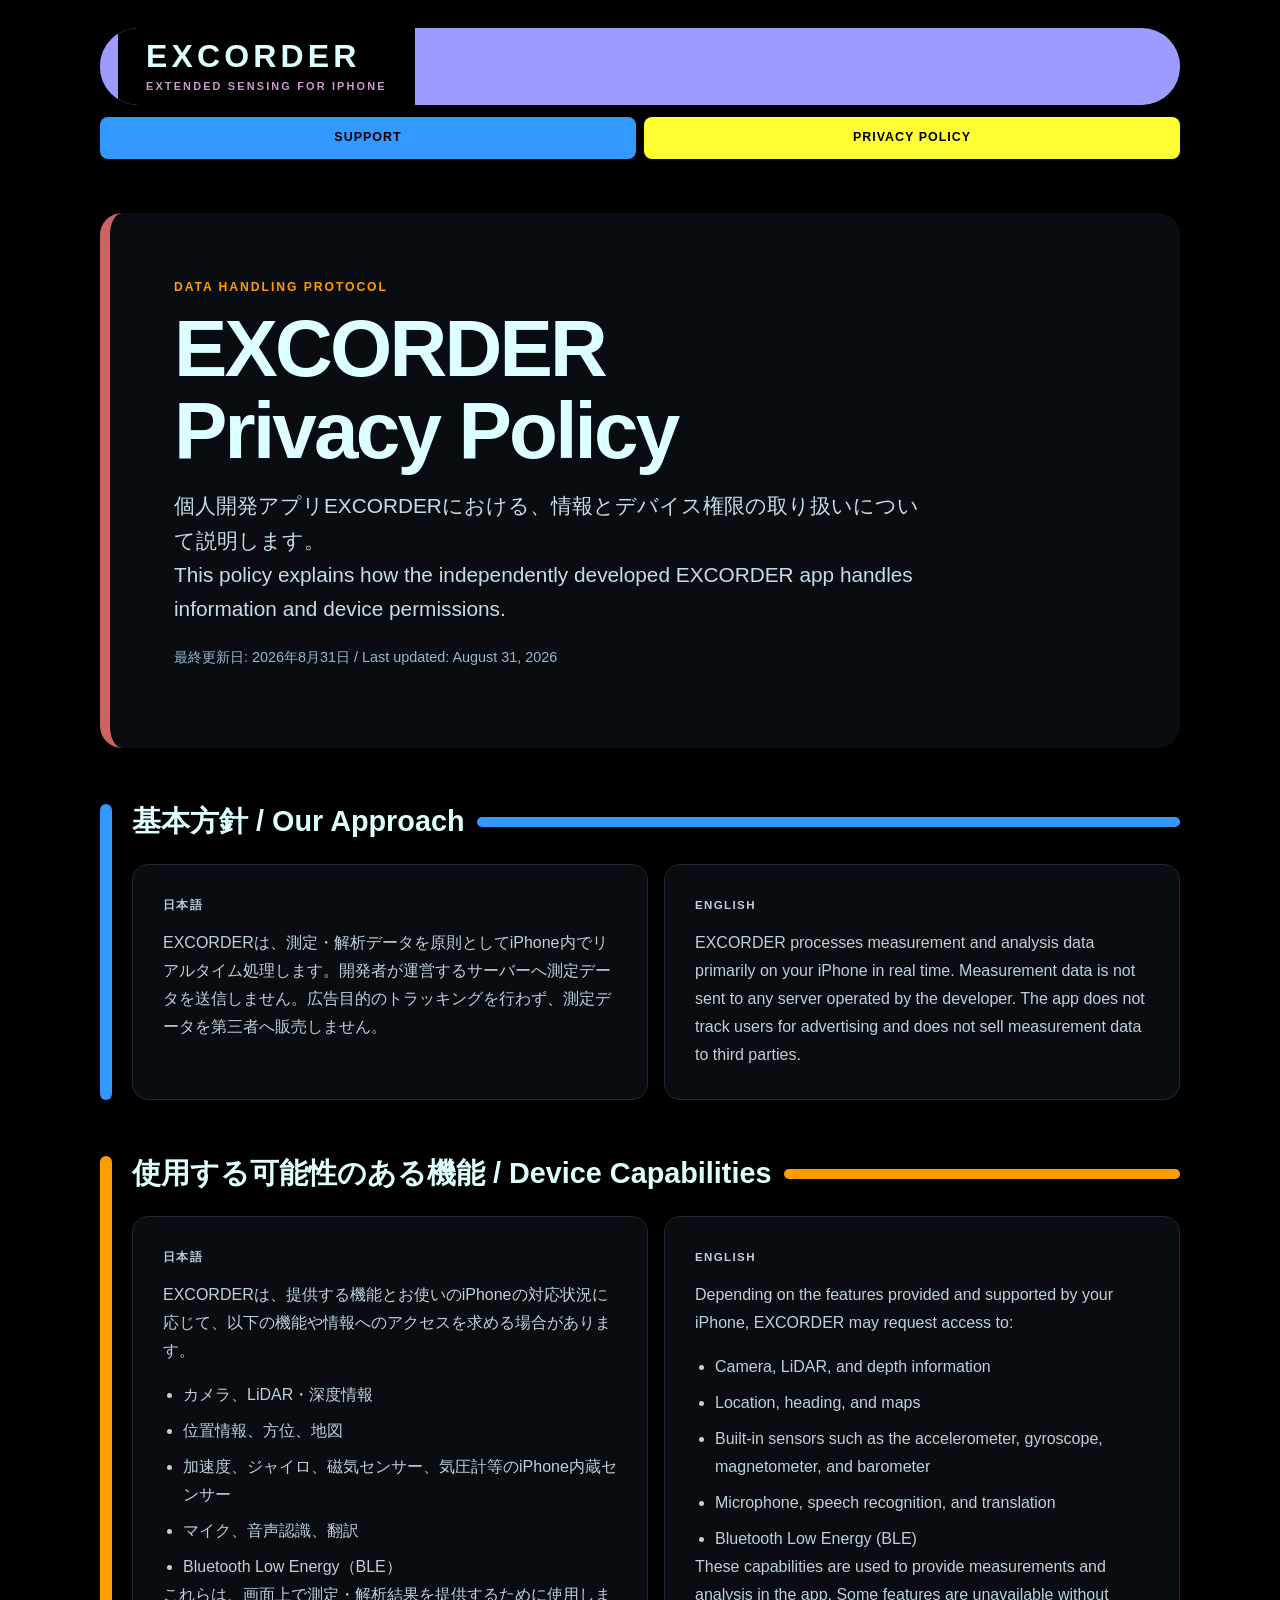
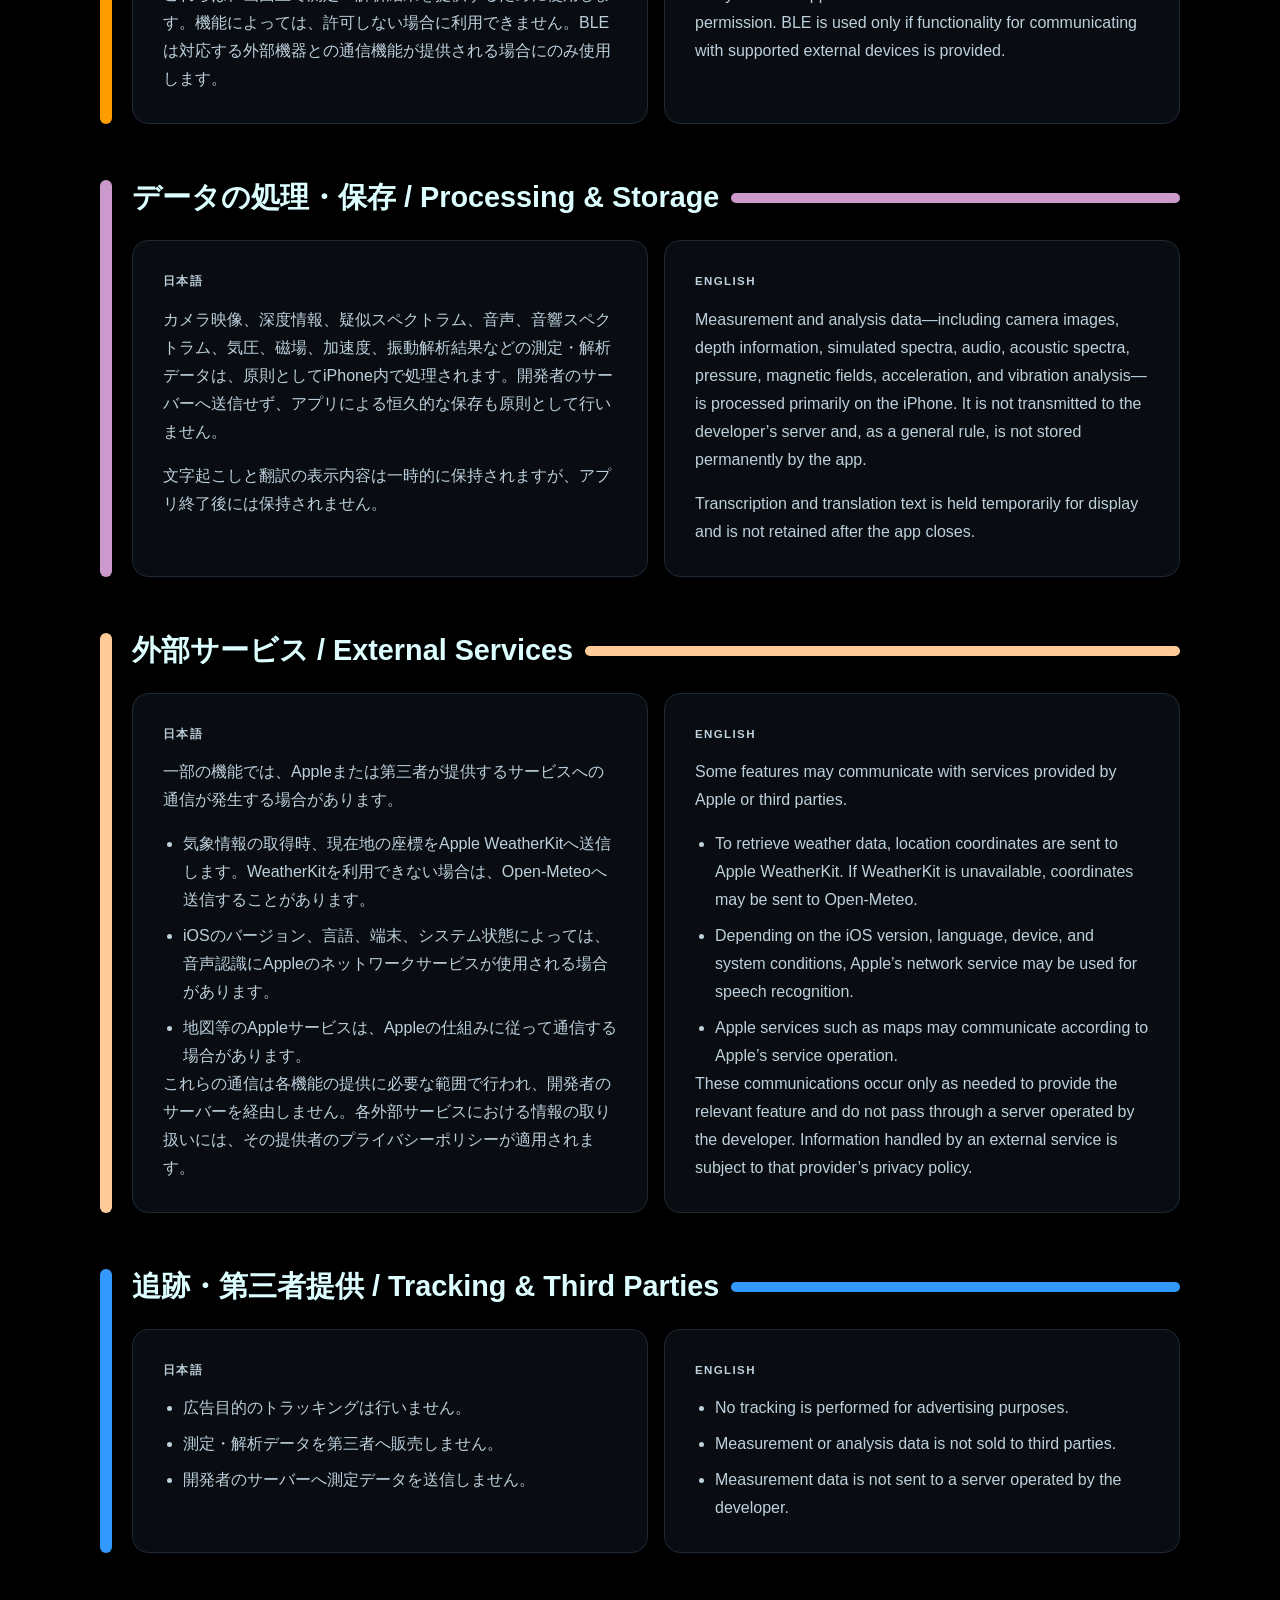
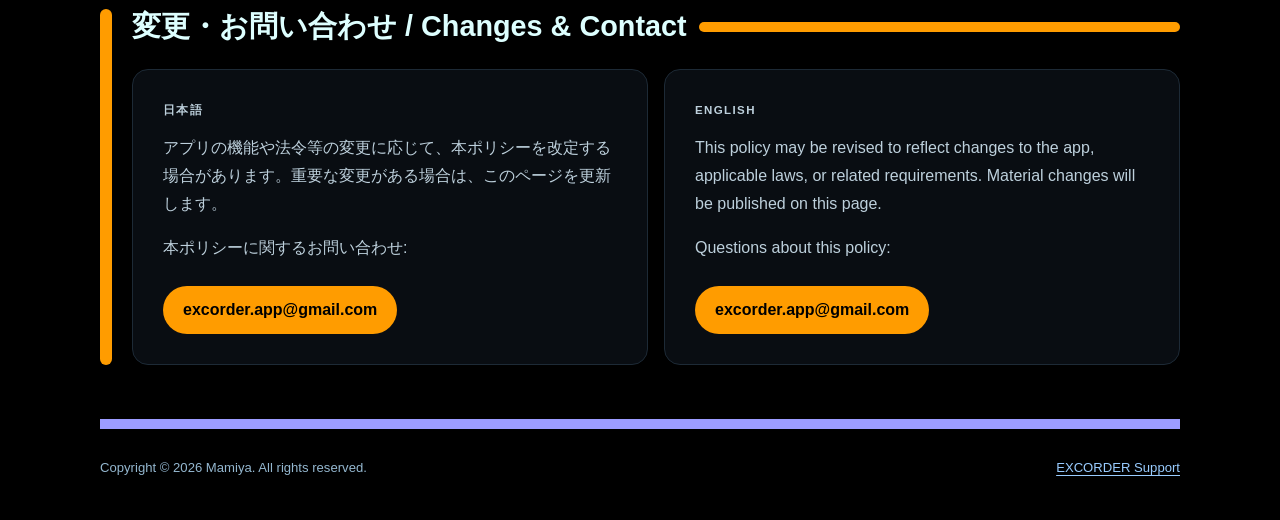
<file: SupportInfo/privacy.html>
<!doctype html>
<html lang="ja">
<head>
    <meta charset="utf-8">
    <meta name="viewport" content="width=device-width, initial-scale=1">
    <meta name="description" content="EXCORDER — Extended Sensing for iPhone のプライバシーポリシーです。センサー情報、位置情報、カメラ、マイク等の取り扱いをご案内します。">
    <meta name="theme-color" content="#000000">
    <title>EXCORDER Privacy Policy</title>
    <link rel="stylesheet" href="styles.css">
</head>
<body>
    <a class="skip-link" href="#main">本文へ移動 / Skip to content</a>

    <header class="site-header">
        <div class="brand-bar" aria-label="EXCORDER">
            <div class="brand">
                <span class="brand-name">EXCORDER</span>
                <span class="brand-tagline">Extended Sensing for iPhone</span>
            </div>
        </div>
        <nav class="site-nav" aria-label="Main navigation">
            <a href="index.html">Support</a>
            <a href="privacy.html" aria-current="page">Privacy Policy</a>
        </nav>
    </header>

    <main id="main">
        <section class="hero" aria-labelledby="page-title">
            <p class="eyebrow">Data handling protocol</p>
            <h1 id="page-title">EXCORDER<br>Privacy Policy</h1>
            <p class="lead">個人開発アプリEXCORDERにおける、情報とデバイス権限の取り扱いについて説明します。<br>This policy explains how the independently developed EXCORDER app handles information and device permissions.</p>
            <p class="policy-meta">最終更新日: 2026年8月31日 / Last updated: August 31, 2026</p>
        </section>

        <section class="section section--blue" aria-labelledby="summary-title">
            <div class="section-content">
                <h2 class="section-heading" id="summary-title">基本方針 / Our Approach</h2>
                <div class="bilingual-grid">
                    <article class="language-card" lang="ja">
                        <p class="language-label">日本語</p>
                        <p>EXCORDERは、測定・解析データを原則としてiPhone内でリアルタイム処理します。開発者が運営するサーバーへ測定データを送信しません。広告目的のトラッキングを行わず、測定データを第三者へ販売しません。</p>
                    </article>
                    <article class="language-card" lang="en">
                        <p class="language-label">English</p>
                        <p>EXCORDER processes measurement and analysis data primarily on your iPhone in real time. Measurement data is not sent to any server operated by the developer. The app does not track users for advertising and does not sell measurement data to third parties.</p>
                    </article>
                </div>
            </div>
        </section>

        <section class="section section--orange" aria-labelledby="permissions-title">
            <div class="section-content">
                <h2 class="section-heading" id="permissions-title">使用する可能性のある機能 / Device Capabilities</h2>
                <div class="bilingual-grid">
                    <article class="language-card" lang="ja">
                        <p class="language-label">日本語</p>
                        <p>EXCORDERは、提供する機能とお使いのiPhoneの対応状況に応じて、以下の機能や情報へのアクセスを求める場合があります。</p>
                        <ul class="plain-list">
                            <li>カメラ、LiDAR・深度情報</li>
                            <li>位置情報、方位、地図</li>
                            <li>加速度、ジャイロ、磁気センサー、気圧計等のiPhone内蔵センサー</li>
                            <li>マイク、音声認識、翻訳</li>
                            <li>Bluetooth Low Energy（BLE）</li>
                        </ul>
                        <p>これらは、画面上で測定・解析結果を提供するために使用します。機能によっては、許可しない場合に利用できません。BLEは対応する外部機器との通信機能が提供される場合にのみ使用します。</p>
                    </article>
                    <article class="language-card" lang="en">
                        <p class="language-label">English</p>
                        <p>Depending on the features provided and supported by your iPhone, EXCORDER may request access to:</p>
                        <ul class="plain-list">
                            <li>Camera, LiDAR, and depth information</li>
                            <li>Location, heading, and maps</li>
                            <li>Built-in sensors such as the accelerometer, gyroscope, magnetometer, and barometer</li>
                            <li>Microphone, speech recognition, and translation</li>
                            <li>Bluetooth Low Energy (BLE)</li>
                        </ul>
                        <p>These capabilities are used to provide measurements and analysis in the app. Some features are unavailable without permission. BLE is used only if functionality for communicating with supported external devices is provided.</p>
                    </article>
                </div>
            </div>
        </section>

        <section class="section section--lavender" aria-labelledby="processing-title">
            <div class="section-content">
                <h2 class="section-heading" id="processing-title">データの処理・保存 / Processing &amp; Storage</h2>
                <div class="bilingual-grid">
                    <article class="language-card" lang="ja">
                        <p class="language-label">日本語</p>
                        <p>カメラ映像、深度情報、疑似スペクトラム、音声、音響スペクトラム、気圧、磁場、加速度、振動解析結果などの測定・解析データは、原則としてiPhone内で処理されます。開発者のサーバーへ送信せず、アプリによる恒久的な保存も原則として行いません。</p>
                        <p>文字起こしと翻訳の表示内容は一時的に保持されますが、アプリ終了後には保持されません。</p>
                    </article>
                    <article class="language-card" lang="en">
                        <p class="language-label">English</p>
                        <p>Measurement and analysis data—including camera images, depth information, simulated spectra, audio, acoustic spectra, pressure, magnetic fields, acceleration, and vibration analysis—is processed primarily on the iPhone. It is not transmitted to the developer’s server and, as a general rule, is not stored permanently by the app.</p>
                        <p>Transcription and translation text is held temporarily for display and is not retained after the app closes.</p>
                    </article>
                </div>
            </div>
        </section>

        <section class="section section--peach" aria-labelledby="services-title">
            <div class="section-content">
                <h2 class="section-heading" id="services-title">外部サービス / External Services</h2>
                <div class="bilingual-grid">
                    <article class="language-card" lang="ja">
                        <p class="language-label">日本語</p>
                        <p>一部の機能では、Appleまたは第三者が提供するサービスへの通信が発生する場合があります。</p>
                        <ul class="plain-list">
                            <li>気象情報の取得時、現在地の座標をApple WeatherKitへ送信します。WeatherKitを利用できない場合は、Open-Meteoへ送信することがあります。</li>
                            <li>iOSのバージョン、言語、端末、システム状態によっては、音声認識にAppleのネットワークサービスが使用される場合があります。</li>
                            <li>地図等のAppleサービスは、Appleの仕組みに従って通信する場合があります。</li>
                        </ul>
                        <p>これらの通信は各機能の提供に必要な範囲で行われ、開発者のサーバーを経由しません。各外部サービスにおける情報の取り扱いには、その提供者のプライバシーポリシーが適用されます。</p>
                    </article>
                    <article class="language-card" lang="en">
                        <p class="language-label">English</p>
                        <p>Some features may communicate with services provided by Apple or third parties.</p>
                        <ul class="plain-list">
                            <li>To retrieve weather data, location coordinates are sent to Apple WeatherKit. If WeatherKit is unavailable, coordinates may be sent to Open-Meteo.</li>
                            <li>Depending on the iOS version, language, device, and system conditions, Apple’s network service may be used for speech recognition.</li>
                            <li>Apple services such as maps may communicate according to Apple’s service operation.</li>
                        </ul>
                        <p>These communications occur only as needed to provide the relevant feature and do not pass through a server operated by the developer. Information handled by an external service is subject to that provider’s privacy policy.</p>
                    </article>
                </div>
            </div>
        </section>

        <section class="section section--blue" aria-labelledby="tracking-title">
            <div class="section-content">
                <h2 class="section-heading" id="tracking-title">追跡・第三者提供 / Tracking &amp; Third Parties</h2>
                <div class="bilingual-grid">
                    <article class="language-card" lang="ja">
                        <p class="language-label">日本語</p>
                        <ul class="plain-list">
                            <li>広告目的のトラッキングは行いません。</li>
                            <li>測定・解析データを第三者へ販売しません。</li>
                            <li>開発者のサーバーへ測定データを送信しません。</li>
                        </ul>
                    </article>
                    <article class="language-card" lang="en">
                        <p class="language-label">English</p>
                        <ul class="plain-list">
                            <li>No tracking is performed for advertising purposes.</li>
                            <li>Measurement or analysis data is not sold to third parties.</li>
                            <li>Measurement data is not sent to a server operated by the developer.</li>
                        </ul>
                    </article>
                </div>
            </div>
        </section>

        <section class="section section--orange" aria-labelledby="changes-title">
            <div class="section-content">
                <h2 class="section-heading" id="changes-title">変更・お問い合わせ / Changes &amp; Contact</h2>
                <div class="bilingual-grid">
                    <article class="language-card" lang="ja">
                        <p class="language-label">日本語</p>
                        <p>アプリの機能や法令等の変更に応じて、本ポリシーを改定する場合があります。重要な変更がある場合は、このページを更新します。</p>
                        <p>本ポリシーに関するお問い合わせ:</p>
                        <a class="contact-link" href="mailto:excorder.app@gmail.com?subject=EXCORDER%20Privacy">excorder.app@gmail.com</a>
                    </article>
                    <article class="language-card" lang="en">
                        <p class="language-label">English</p>
                        <p>This policy may be revised to reflect changes to the app, applicable laws, or related requirements. Material changes will be published on this page.</p>
                        <p>Questions about this policy:</p>
                        <a class="contact-link" href="mailto:excorder.app@gmail.com?subject=EXCORDER%20Privacy">excorder.app@gmail.com</a>
                    </article>
                </div>
            </div>
        </section>
    </main>

    <footer class="site-footer">
        <p>Copyright © 2026 Mamiya. All rights reserved.</p>
        <a href="index.html">EXCORDER Support</a>
    </footer>
</body>
</html>
</file>
<file: landing.css>
:root {
    color-scheme: dark;
    --bg: #05070a;
    --panel: #0a1018;
    --panel-2: #0d1520;
    --text: #e7ffff;
    --muted: #9ab0bf;
    --line: #20303e;
    --orange: #ff9c33;
    --pink: #ec87b8;
    --purple: #a59cff;
    --blue: #4aafe5;
    --cyan: #8ce8f1;
    --red: #cf6d76;
    --yellow: #f4ef55;
    --max: 1180px;
}

* { box-sizing: border-box; }
html { scroll-behavior: smooth; }
body {
    min-width: 320px;
    margin: 0;
    background:
        radial-gradient(circle at 76% 7%, rgba(74, 175, 229, 0.11), transparent 27rem),
        radial-gradient(circle at 15% 30%, rgba(165, 156, 255, 0.07), transparent 24rem),
        var(--bg);
    color: var(--text);
    font-family: -apple-system, BlinkMacSystemFont, "SF Pro Display", "Helvetica Neue", Arial, sans-serif;
    line-height: 1.55;
    -webkit-font-smoothing: antialiased;
}

body::before {
    position: fixed;
    inset: 0;
    z-index: -1;
    background-image: linear-gradient(rgba(140, 232, 241, 0.025) 1px, transparent 1px), linear-gradient(90deg, rgba(140, 232, 241, 0.025) 1px, transparent 1px);
    background-size: 48px 48px;
    content: "";
    pointer-events: none;
}

a { color: inherit; }
button, a { -webkit-tap-highlight-color: transparent; }
a:focus-visible, button:focus-visible, [tabindex]:focus-visible { outline: 3px solid var(--yellow); outline-offset: 4px; }
[hidden] { display: none !important; }
img { display: block; max-width: 100%; }
.skip-link { position: fixed; top: 10px; left: 10px; z-index: 100; padding: 10px 16px; border-radius: 999px; background: var(--yellow); color: #05070a; font-weight: 800; transform: translateY(-160%); }
.skip-link:focus { transform: translateY(0); }

.topbar, main, .footer { width: min(calc(100% - 36px), var(--max)); margin-inline: auto; }
.topbar { display: flex; align-items: center; justify-content: space-between; gap: 24px; padding-block: 22px; }
.wordmark { display: flex; flex-direction: column; min-width: 0; text-decoration: none; }
.wordmark span { font-size: 1.2rem; font-weight: 950; letter-spacing: 0.17em; line-height: 1; }
.wordmark small { margin-top: 6px; color: var(--purple); font-size: 0.58rem; font-weight: 800; letter-spacing: 0.17em; text-transform: uppercase; }
.topnav { display: flex; align-items: center; gap: 22px; }
.topnav > a { color: var(--muted); font-size: 0.76rem; font-weight: 800; letter-spacing: 0.1em; text-decoration: none; text-transform: uppercase; }
.topnav > a:hover { color: var(--cyan); }
.language-switch { display: flex; align-items: center; gap: 6px; padding: 5px 9px; border: 1px solid var(--line); border-radius: 999px; color: #6f8492; }
.language-switch button, .language-switch a { text-decoration: none; border: 0; background: transparent; color: inherit; cursor: pointer; font: inherit; font-size: 0.7rem; font-weight: 900; }
.language-switch button[aria-pressed="true"], .language-switch a[aria-current="page"] { color: var(--yellow); }

.hero { display: grid; grid-template-columns: minmax(0, 1.15fr) minmax(300px, 0.72fr); gap: clamp(42px, 8vw, 104px); align-items: center; min-height: min(790px, calc(100vh - 88px)); padding: 64px 0 90px; }
.eyebrow, .section-index { color: var(--orange); font-size: 0.7rem; font-weight: 900; letter-spacing: 0.18em; text-transform: uppercase; }
.eyebrow { display: flex; align-items: center; gap: 10px; margin: 0 0 28px; }
.status-dot { width: 9px; height: 9px; border-radius: 50%; background: var(--cyan); box-shadow: 0 0 15px var(--cyan); }
h1, h2, h3, p { margin-top: 0; }
.hero-brand { display: block; margin-bottom: 22px; }
h1 .hero-title { display: block; text-shadow: none; }
.sensor-intro { max-width: 860px; padding-bottom: 24px; color: #b5cbd8; font-size: 1.08rem; }
.android-release { margin-top: 28px; padding: clamp(24px, 4vw, 38px); border: 1px solid rgba(140, 232, 241, 0.45); border-left: 7px solid var(--cyan); border-radius: 6px 28px 6px 6px; background: linear-gradient(135deg, rgba(140, 232, 241, 0.09), rgba(74, 175, 229, 0.04)), var(--panel); box-shadow: 0 18px 45px rgba(0, 0, 0, 0.24); }
.android-release-label { margin-bottom: 12px; color: var(--cyan); font: 900 0.68rem/1 ui-monospace, SFMono-Regular, Menlo, monospace; letter-spacing: 0.17em; text-transform: uppercase; }
.android-release h2 { margin-bottom: 16px; font-size: clamp(1.65rem, 4vw, 2.8rem); }
.android-release > p:not(.android-release-label) { margin-bottom: 18px; color: var(--muted); font-size: 0.96rem; }
.android-release .android-release-offer { color: var(--yellow); font-size: clamp(1.05rem, 2.2vw, 1.3rem); }
.android-release-actions { display: flex; align-items: center; gap: 14px 24px; flex-wrap: wrap; margin-top: 25px; }
.google-play-link, .android-privacy-link { display: inline-flex; align-items: center; min-height: 48px; padding: 11px 17px; border-radius: 12px; font-size: 0.78rem; font-weight: 900; letter-spacing: 0.07em; text-decoration: none; text-transform: uppercase; transition: transform 180ms ease, border-color 180ms ease, background 180ms ease, box-shadow 180ms ease; }
.google-play-link { border: 1px solid var(--cyan); background: rgba(140, 232, 241, 0.12); color: var(--text); }
.android-privacy-link { border: 1px solid var(--line); color: var(--cyan); }
.google-play-link:hover, .android-privacy-link:hover { transform: translateY(-2px); border-color: var(--cyan); background: rgba(140, 232, 241, 0.18); box-shadow: 0 12px 28px rgba(74, 175, 229, 0.14); }
h1 { margin-bottom: 20px; font-size: clamp(3.7rem, 9.5vw, 8.4rem); font-weight: 950; letter-spacing: -0.065em; line-height: 0.82; text-shadow: 0 0 44px rgba(140, 232, 241, 0.1); }
.hero-title { max-width: 730px; margin-bottom: 20px; font-size: clamp(1.9rem, 4vw, 3.45rem); font-weight: 760; letter-spacing: -0.035em; line-height: 1.05; text-wrap: balance; }
.hero-lead { max-width: 610px; margin-bottom: 31px; color: #b5cbd8; font-size: clamp(1.05rem, 1.7vw, 1.28rem); }
.release-notice { width: fit-content; max-width: 100%; margin: 0 0 28px; padding: 15px 20px 13px; border: 1px solid rgba(244, 239, 85, 0.5); border-left: 7px solid var(--yellow); border-radius: 5px 18px 5px 5px; background: linear-gradient(110deg, rgba(244, 239, 85, 0.12), rgba(255, 156, 51, 0.05)); box-shadow: 0 13px 35px rgba(0, 0, 0, 0.22); }
.release-notice-label { display: block; margin-bottom: 8px; color: var(--yellow); font: 900 0.64rem/1 ui-monospace, SFMono-Regular, Menlo, monospace; letter-spacing: 0.16em; text-transform: uppercase; }
.hero-actions { display: flex; align-items: center; gap: 24px; flex-wrap: wrap; }
.app-store-badge-link { display: inline-flex; padding: 12px; line-height: 0; transition: transform 180ms ease, filter 180ms ease; }
.app-store-badge-link:hover { transform: translateY(-2px); filter: drop-shadow(0 12px 22px rgba(140, 232, 241, 0.18)); }
.app-store-badge-link[aria-disabled="true"] { opacity: 0.82; cursor: default; }
.app-store-badge-link[aria-disabled="true"]:hover { transform: none; filter: none; }
.app-store-badge { width: auto; height: 48px; }
.video-link { display: inline-flex; align-items: center; gap: 10px; min-height: 52px; padding: 10px 18px; border: 1px solid #ff4e58; border-radius: 13px; background: rgba(255, 33, 46, 0.1); color: #fff; font-size: 0.82rem; font-weight: 850; letter-spacing: 0.06em; text-decoration: none; text-transform: uppercase; transition: transform 180ms ease, background 180ms ease, box-shadow 180ms ease; }
.video-link:hover { transform: translateY(-2px); background: rgba(255, 33, 46, 0.2); color: #fff; box-shadow: 0 12px 34px rgba(255, 33, 46, 0.18); }
.play-mark { display: grid; width: 28px; height: 28px; place-items: center; border-radius: 50%; background: #ff2130; color: #fff; font-size: 0.65rem; line-height: 1; }
.text-link { color: var(--cyan); font-size: 0.85rem; font-weight: 850; letter-spacing: 0.08em; text-underline-offset: 5px; text-transform: uppercase; }
.availability-note { margin: 10px 0 0; color: #758996; font-size: 0.72rem; }

.hero-instrument { position: relative; padding: 13px; border: 1px solid #2b3b49; border-radius: 34px 8px 34px 8px; background: linear-gradient(145deg, #101a25, #070b10); box-shadow: 0 28px 80px rgba(0,0,0,0.55), 0 0 55px rgba(74, 175, 229, 0.07); }
.instrument-label { display: flex; justify-content: space-between; padding: 4px 8px 12px; color: var(--cyan); font-size: 0.58rem; font-weight: 900; letter-spacing: 0.15em; }
.phone-shell { position: relative; max-height: 510px; overflow: hidden; border: 1px solid #3b5364; border-radius: 23px; background: #000; }
.phone-shell img { width: 100%; height: 100%; max-height: 510px; object-fit: cover; object-position: center 20%; }
.readout-row { display: grid; grid-template-columns: repeat(3, 1fr); gap: 5px; margin-top: 8px; }
.readout-row span { padding: 8px; border-radius: 8px; background: #111d28; color: #708796; font: 700 0.52rem/1.2 ui-monospace, SFMono-Regular, Menlo, monospace; }
.readout-row b { display: block; margin-top: 3px; color: var(--orange); font-size: 0.68rem; }

.signal-strip { display: flex; justify-content: space-between; gap: 10px; overflow: hidden; margin-bottom: 20px; padding: 13px 20px; border-block: 1px solid var(--line); color: #6f8797; font: 800 0.6rem/1 ui-monospace, SFMono-Regular, Menlo, monospace; letter-spacing: 0.14em; white-space: nowrap; }
.section { padding-block: clamp(76px, 10vw, 132px); }
.section-heading { max-width: 760px; margin-bottom: 42px; }
.section-index { margin-bottom: 14px; }
h2 { margin-bottom: 18px; font-size: clamp(2rem, 5vw, 4.3rem); letter-spacing: -0.045em; line-height: 1.02; text-wrap: balance; }
.section-heading > p:last-child { color: var(--muted); font-size: 1.08rem; }

.screenshot-rail { display: grid; grid-auto-columns: minmax(280px, 32%); grid-auto-flow: column; gap: 22px; overflow-x: auto; padding: 10px 4px 28px; scroll-snap-type: x mandatory; scrollbar-color: var(--purple) var(--panel); }
.shot { position: relative; align-self: stretch; min-width: 0; margin: 0; padding: 10px; border: 1px solid #283c4c; border-radius: 28px 28px 10px 10px; background: #070a0e; scroll-snap-align: start; }
.shot-media { width: 100%; aspect-ratio: 1284 / 2778; overflow: hidden; border-radius: 19px; background: #000; }
.shot-media img { display: block; width: 100%; height: 100%; max-width: none; border-radius: inherit; object-fit: contain; }
.shot figcaption { padding: 22px 12px 15px; }
.shot-code { display: block; margin-bottom: 11px; color: var(--cyan); font: 900 0.62rem/1 ui-monospace, SFMono-Regular, Menlo, monospace; letter-spacing: 0.14em; }
.shot figcaption strong { display: block; color: var(--text); font-size: 1.08rem; line-height: 1.25; }
.shot figcaption p { margin: 10px 0 0; color: var(--muted); font-size: 0.82rem; line-height: 1.6; }
.shot--featured { transform: translateY(-7px); }
.swipe-note { display: none; margin: 6px 0 0; color: var(--muted); font-size: 0.75rem; }

.capability-grid { display: grid; grid-template-columns: repeat(3, 1fr); gap: 14px; }
.capability-card { --accent: var(--blue); min-height: 275px; padding: 25px; border: 1px solid var(--line); border-top: 7px solid var(--accent); border-radius: 6px 6px 24px 6px; background: linear-gradient(145deg, rgba(255,255,255,0.025), transparent), var(--panel); transition: transform 180ms ease, border-color 180ms ease; }
.capability-card:hover { transform: translateY(-4px); border-color: var(--accent); }
.accent-red { --accent: var(--red); } .accent-blue { --accent: var(--blue); } .accent-purple { --accent: var(--purple); } .accent-orange { --accent: var(--orange); } .accent-pink { --accent: var(--pink); } .accent-cyan { --accent: var(--cyan); }
.card-code { color: var(--accent); font: 900 0.64rem/1 ui-monospace, SFMono-Regular, Menlo, monospace; letter-spacing: 0.15em; }
.capability-card h3 { margin: 30px 0 13px; font-size: 1.35rem; }
.capability-card p { margin-bottom: 0; color: var(--muted); font-size: 0.92rem; }
.technical-note { margin: 22px 0 0; color: #738895; font-size: 0.75rem; }

.sensor-section, .science-section { display: grid; grid-template-columns: 0.9fr 1.1fr; gap: clamp(42px, 9vw, 110px); align-items: center; }
.sensor-diagram { position: relative; aspect-ratio: 1; max-width: 480px; border: 1px solid #263b49; border-radius: 50%; background: repeating-radial-gradient(circle, transparent 0 48px, rgba(74,175,229,0.12) 49px 50px), radial-gradient(circle, rgba(74,175,229,0.08), transparent 66%); }
.sensor-diagram::before, .sensor-diagram::after { position: absolute; inset: 50% 0 auto; height: 1px; background: #243947; content: ""; }
.sensor-diagram::after { transform: rotate(90deg); }
.sensor-core { position: absolute; inset: 50% auto auto 50%; z-index: 1; display: grid; place-content: center; width: 40%; aspect-ratio: 1; border: 12px solid var(--purple); border-radius: 50% 16% 50% 50%; background: #070b10; text-align: center; transform: translate(-50%, -50%); }
.sensor-core span { color: var(--purple); font-size: 0.58rem; font-weight: 900; letter-spacing: 0.18em; }
.sensor-core strong { margin-top: 5px; font: 900 clamp(0.9rem, 2vw, 1.4rem)/1 ui-monospace, SFMono-Regular, Menlo, monospace; }
.orbit { position: absolute; z-index: 2; padding: 5px 9px; border-radius: 999px; background: var(--bg); color: var(--cyan); font: 900 0.58rem/1 ui-monospace, SFMono-Regular, Menlo, monospace; letter-spacing: 0.12em; }
.orbit-a { top: 11%; left: 46%; } .orbit-b { top: 49%; right: -2%; } .orbit-c { bottom: 8%; left: 45%; } .orbit-d { top: 48%; left: -5%; }
.sensor-copy > p:not(.section-index), .science-copy > p:not(.section-index) { color: var(--muted); }
.sensor-copy .large-statement { color: var(--orange); font-size: clamp(1.35rem, 2.7vw, 2rem); font-weight: 850; }
.sensor-copy .muted { font-size: 0.8rem; }
.science-section { grid-template-columns: 1fr 1fr; }
.science-copy > p:last-child { font-size: 1.13rem; line-height: 1.75; }
.spectrum-panel { padding: 24px; border: 1px solid #2d3d49; border-radius: 8px 28px 8px 28px; background: var(--panel); }
.spectrum-header { display: flex; justify-content: space-between; gap: 15px; margin-bottom: 30px; color: var(--pink); font: 900 0.6rem/1.2 ui-monospace, SFMono-Regular, Menlo, monospace; letter-spacing: 0.12em; }
.spectrum-bars { display: flex; align-items: end; gap: 5px; height: 175px; padding: 8px; border: 1px solid #1f303c; background-image: linear-gradient(rgba(140,232,241,.08) 1px, transparent 1px); background-size: 100% 25%; }
.spectrum-bars i { flex: 1; height: 42%; border-radius: 4px 4px 0 0; background: var(--blue); box-shadow: 0 0 11px rgba(74,175,229,.25); }
.spectrum-bars i:nth-child(3n) { height: 68%; background: var(--purple); } .spectrum-bars i:nth-child(4n) { height: 88%; background: var(--pink); } .spectrum-bars i:nth-child(5n) { height: 55%; background: var(--orange); } .spectrum-bars i:nth-child(7n) { height: 100%; background: var(--yellow); }
.spectrum-panel p { margin: 15px 0 0; color: #70838f; font-size: 0.65rem; }

.history-section { display: grid; grid-template-columns: minmax(260px, 0.72fr) minmax(0, 1.28fr); gap: clamp(46px, 9vw, 120px); align-items: start; }
.history-heading { position: sticky; top: 42px; }
.history-heading h2 { margin-bottom: 38px; }
.history-timeline { display: grid; grid-template-columns: auto 1fr auto; gap: 14px; align-items: center; max-width: 390px; }
.history-timeline span { display: flex; flex-direction: column; }
.history-timeline b { color: var(--text); font: 900 1.08rem/1 ui-monospace, SFMono-Regular, Menlo, monospace; letter-spacing: 0.08em; }
.history-timeline small { margin-top: 7px; color: var(--orange); font: 900 0.52rem/1 ui-monospace, SFMono-Regular, Menlo, monospace; letter-spacing: 0.14em; }
.history-timeline i { position: relative; height: 1px; background: linear-gradient(90deg, var(--orange), var(--cyan)); }
.history-timeline i::before, .history-timeline i::after { position: absolute; top: 50%; width: 7px; height: 7px; border-radius: 50%; background: currentColor; content: ""; transform: translateY(-50%); }
.history-timeline i::before { left: 0; color: var(--orange); }
.history-timeline i::after { right: 0; color: var(--cyan); box-shadow: 0 0 12px var(--cyan); }
.history-video-link { margin-top: 34px; }
.history-story { max-width: 680px; padding: clamp(27px, 5vw, 54px); border: 1px solid #2c3e4c; border-left: 7px solid var(--orange); border-radius: 6px 34px 6px 6px; background: linear-gradient(145deg, rgba(255,156,51,.06), transparent 28%), var(--panel); }
.history-story p { margin-bottom: 1.35em; color: #b2c5d1; font-size: 1rem; line-height: 1.82; }
.history-story cite { font-style: italic; }
.history-story .history-lead { color: var(--text); font-size: clamp(1.28rem, 2.4vw, 1.75rem); font-weight: 800; line-height: 1.35; }
.history-story .history-manifesto { padding-left: 20px; border-left: 2px solid var(--purple); color: var(--purple); font: 850 clamp(1.05rem, 2vw, 1.32rem)/1.65 ui-monospace, SFMono-Regular, Menlo, monospace; letter-spacing: 0.03em; }
.history-story blockquote { margin: 31px 0; color: var(--cyan); font-size: clamp(1.28rem, 2.7vw, 1.82rem); font-weight: 780; letter-spacing: -0.02em; line-height: 1.4; }
.history-signoff { display: flex; justify-content: space-between; gap: 18px; margin: 45px 0 0 !important; padding-top: 20px; border-top: 1px solid var(--line); color: var(--orange) !important; font: 900 0.68rem/1.3 ui-monospace, SFMono-Regular, Menlo, monospace !important; letter-spacing: 0.11em; }

.audience-section .section-heading { margin-bottom: 30px; }
.audience-grid { display: grid; grid-template-columns: repeat(3, 1fr); gap: 8px; }
.audience-grid > span { display: flex; align-items: center; gap: 15px; min-height: 74px; padding: 16px 20px; border-radius: 4px 17px 4px 17px; background: var(--panel-2); }
.audience-grid b { color: var(--orange); font: 900 0.63rem/1 ui-monospace, SFMono-Regular, Menlo, monospace; }
.audience-grid em { font-size: 0.94rem; font-style: normal; font-weight: 780; }

.final-cta { margin: 50px 0 110px; padding: clamp(42px, 8vw, 86px); border: 1px solid #354452; border-radius: 42px 8px 42px 8px; background: radial-gradient(circle at 100% 0, rgba(236,135,184,.16), transparent 38%), linear-gradient(135deg, #101b27, #080c12); text-align: center; }
.final-cta h2 { max-width: 900px; margin-inline: auto; }
.app-store-text-link { display: inline-block; margin-top: 24px; color: var(--cyan); font-size: 0.88rem; font-weight: 850; letter-spacing: 0.06em; text-underline-offset: 5px; text-transform: uppercase; }
.footer { display: grid; grid-template-columns: 1fr auto; gap: 30px; padding: 40px 0 48px; border-top: 1px solid var(--line); }
.footer-brand { display: flex; flex-direction: column; }
.footer-brand strong { letter-spacing: 0.16em; }
.footer-brand span { margin-top: 5px; color: var(--purple); font-size: 0.62rem; letter-spacing: 0.12em; text-transform: uppercase; }
.footer nav { display: flex; justify-content: flex-end; gap: 12px 24px; flex-wrap: wrap; }
.footer nav a { color: var(--muted); font-size: 0.78rem; text-underline-offset: 4px; }
.footer-meta { grid-column: 1 / -1; color: #6e818c; font-size: 0.68rem; }
.footer-meta p { margin-bottom: 5px; }

.js .reveal { opacity: 0; transform: translateY(20px); transition: opacity 700ms ease, transform 700ms ease; }
.js .reveal.is-visible { opacity: 1; transform: translateY(0); }
@media (max-width: 860px) {
    .topnav { gap: 12px; }
    .topnav > a { font-size: 0.68rem; letter-spacing: 0.06em; }
    .hero { grid-template-columns: 1fr; min-height: auto; padding-top: 48px; }
    .hero-copy { max-width: 700px; }
    .hero-instrument { width: min(78vw, 430px); margin-inline: auto; }
    .capability-grid { grid-template-columns: repeat(2, 1fr); }
    .sensor-section, .science-section, .history-section { grid-template-columns: 1fr; }
    .sensor-diagram { width: min(80vw, 440px); margin-inline: auto; }
    .history-heading { position: static; }
    .audience-grid { grid-template-columns: repeat(2, 1fr); }
    .screenshot-rail { grid-auto-columns: minmax(235px, 42%); }
}

@media (max-width: 760px) {
    .topnav > a:nth-child(-n + 2) { display: none; }
}

@media (max-width: 600px) {
    .topbar, main, .footer { width: min(calc(100% - 24px), var(--max)); }
    .topbar { align-items: flex-start; padding-block: 17px; }
    .wordmark small { max-width: 145px; }
    .topnav { gap: 10px; }
    .topnav > a { font-size: 0.65rem; }
    .hero { gap: 50px; padding: 54px 0 70px; }
    h1 { font-size: clamp(3.25rem, 18vw, 5.1rem); }
    .hero-title { font-size: clamp(1.85rem, 9.5vw, 2.75rem); }
    .hero-actions { align-items: flex-start; flex-direction: column; gap: 18px; }
    .hero-instrument { width: 88vw; max-width: 390px; }
    .signal-strip { margin-inline: -12px; }
    .section { padding-block: 78px; }
    h2 { font-size: clamp(2.1rem, 11vw, 3.2rem); }
    .screenshot-rail { grid-auto-columns: minmax(245px, 78%); margin-inline: -12px; padding-inline: 12px; }
    .swipe-note { display: block; }
    .capability-grid { grid-template-columns: 1fr; }
    .capability-card { min-height: 0; }
    .sensor-diagram { width: 88vw; }
    .history-section { gap: 34px; }
    .history-story { padding: 26px 22px; }
    .history-signoff { align-items: flex-start; flex-direction: column; }
    .audience-grid { grid-template-columns: 1fr; }
    .final-cta { margin-bottom: 80px; padding-inline: 22px; }
    .footer { grid-template-columns: 1fr; }
    .footer nav { justify-content: flex-start; }
}

@media (prefers-reduced-motion: reduce) {
    html { scroll-behavior: auto; }
    *, *::before, *::after { scroll-behavior: auto !important; animation-duration: 0.001ms !important; animation-iteration-count: 1 !important; transition-duration: 0.001ms !important; }
    .reveal { opacity: 1; transform: none; }
}
</file>
<file: SupportInfo/styles.css>
:root {
    color-scheme: dark;
    --background: #000000;
    --surface: #090d12;
    --text: #ddffff;
    --muted: #94b7cf;
    --orange: #ff9c00;
    --peach: #ffcc99;
    --lavender: #cc99cc;
    --purple: #9c9cff;
    --blue: #3399ff;
    --light-blue: #99ccff;
    --yellow: #ffff33;
    --red: #cd6363;
    --line: #1d2a36;
    --content-width: 1080px;
}

* {
    box-sizing: border-box;
}

html {
    scroll-behavior: smooth;
}

body {
    min-width: 320px;
    margin: 0;
    background: var(--background);
    color: var(--text);
    font-family: -apple-system, BlinkMacSystemFont, "SF Pro Text", "Helvetica Neue", Arial, sans-serif;
    font-size: 16px;
    line-height: 1.75;
    -webkit-font-smoothing: antialiased;
}

a {
    color: var(--light-blue);
    text-underline-offset: 0.2em;
}

a:hover {
    color: var(--peach);
}

a:focus-visible {
    outline: 3px solid var(--yellow);
    outline-offset: 4px;
    border-radius: 3px;
}

.skip-link {
    position: fixed;
    top: 12px;
    left: 12px;
    z-index: 10;
    padding: 8px 14px;
    border-radius: 999px;
    background: var(--yellow);
    color: #000;
    font-weight: 800;
    transform: translateY(-180%);
}

.skip-link:focus {
    transform: translateY(0);
}

.site-header,
main,
.site-footer {
    width: min(calc(100% - 32px), var(--content-width));
    margin-inline: auto;
}

.site-header {
    padding-top: 28px;
}

.brand-bar {
    display: grid;
    grid-template-columns: auto minmax(28px, 1fr);
    min-height: 76px;
    background: var(--purple);
    border-radius: 38px;
    overflow: hidden;
}

.brand {
    display: flex;
    flex-direction: column;
    justify-content: center;
    padding: 12px 28px;
    background: var(--background);
    border-left: 18px solid var(--purple);
}

.brand-name {
    color: var(--text);
    font-size: clamp(1.4rem, 4vw, 2rem);
    font-weight: 900;
    line-height: 1;
    letter-spacing: 0.13em;
}

.brand-tagline {
    margin-top: 8px;
    color: var(--lavender);
    font-size: 0.68rem;
    font-weight: 800;
    line-height: 1.2;
    letter-spacing: 0.2em;
    text-transform: uppercase;
}

.site-nav {
    display: flex;
    gap: 8px;
    margin-top: 12px;
}

.site-nav a {
    flex: 1;
    min-width: 0;
    padding: 10px 16px;
    border-radius: 8px;
    background: var(--blue);
    color: #000;
    font-size: 0.78rem;
    font-weight: 900;
    letter-spacing: 0.08em;
    text-align: center;
    text-decoration: none;
    text-transform: uppercase;
}

.site-nav a[aria-current="page"] {
    background: var(--yellow);
}

main {
    padding-block: 54px 24px;
}

.hero {
    padding: clamp(28px, 6vw, 64px) clamp(20px, 6vw, 64px);
    border-left: 10px solid var(--red);
    border-radius: 22px;
    background: var(--surface);
}

.eyebrow {
    margin: 0 0 10px;
    color: var(--orange);
    font-size: 0.76rem;
    font-weight: 900;
    letter-spacing: 0.16em;
    text-transform: uppercase;
}

h1,
h2,
h3,
p {
    margin-top: 0;
}

h1 {
    max-width: 850px;
    margin-bottom: 18px;
    color: var(--text);
    font-size: clamp(2.2rem, 8vw, 5rem);
    line-height: 1.02;
    letter-spacing: -0.035em;
}

.lead {
    max-width: 760px;
    margin-bottom: 0;
    color: #c6dce8;
    font-size: clamp(1.05rem, 2.4vw, 1.3rem);
    line-height: 1.65;
}

.status-line {
    display: flex;
    align-items: center;
    gap: 9px;
    margin-top: 24px;
    color: var(--blue);
    font-size: 0.75rem;
    font-weight: 900;
    letter-spacing: 0.11em;
    text-transform: uppercase;
}

.status-line::before {
    width: 28px;
    height: 8px;
    content: "";
    background: var(--blue);
}

.section {
    display: grid;
    grid-template-columns: 12px minmax(0, 1fr);
    gap: 20px;
    margin-top: 56px;
}

.section::before {
    border-radius: 10px;
    background: var(--section-accent, var(--blue));
    content: "";
}

.section--orange { --section-accent: var(--orange); }
.section--blue { --section-accent: var(--blue); }
.section--lavender { --section-accent: var(--lavender); }
.section--peach { --section-accent: var(--peach); }

.section-content {
    min-width: 0;
}

.section-heading {
    display: flex;
    align-items: center;
    gap: 12px;
    margin: 0 0 24px;
    color: var(--text);
    font-size: clamp(1.35rem, 3vw, 1.8rem);
    line-height: 1.25;
}

.section-heading::after {
    height: 10px;
    border-radius: 999px;
    background: var(--section-accent, var(--blue));
    content: "";
    flex: 1;
}

.bilingual-grid,
.feature-grid {
    display: grid;
    grid-template-columns: repeat(2, minmax(0, 1fr));
    gap: 16px;
}

.language-card,
.feature-card,
.notice {
    padding: clamp(20px, 4vw, 30px);
    border: 1px solid var(--line);
    border-radius: 16px;
    background: var(--surface);
}

.language-label,
.feature-label {
    margin: 0 0 14px;
    color: var(--section-accent, var(--light-blue));
    font-size: 0.72rem;
    font-weight: 900;
    letter-spacing: 0.12em;
    text-transform: uppercase;
}

.language-card > :last-child,
.feature-card > :last-child,
.notice > :last-child {
    margin-bottom: 0;
}

.feature-card h3 {
    margin-bottom: 10px;
    color: var(--text);
    font-size: 1.08rem;
}

.feature-card p,
.language-card p,
.notice p,
li {
    color: #bdd0dc;
}

.plain-list {
    margin: 0;
    padding-left: 1.25em;
}

.plain-list li + li {
    margin-top: 8px;
}

.contact-link {
    display: inline-flex;
    align-items: center;
    min-height: 48px;
    margin-top: 8px;
    padding: 9px 20px;
    border-radius: 24px;
    background: var(--orange);
    color: #000;
    font-weight: 900;
    text-decoration: none;
    overflow-wrap: anywhere;
}

.contact-link:hover {
    background: var(--peach);
    color: #000;
}

.notice {
    border-color: #5b5322;
}

.notice strong {
    color: var(--yellow);
}

.policy-meta {
    margin-top: 18px;
    color: var(--muted);
    font-size: 0.9rem;
}

.site-footer {
    display: flex;
    align-items: center;
    justify-content: space-between;
    gap: 18px;
    margin-top: 30px;
    padding-block: 28px 40px;
    border-top: 10px solid var(--purple);
    color: var(--muted);
    font-size: 0.82rem;
}

.site-footer p {
    margin: 0;
}

.site-footer a {
    white-space: nowrap;
}

@media (max-width: 720px) {
    .site-header,
    main,
    .site-footer {
        width: min(calc(100% - 24px), var(--content-width));
    }

    .site-header {
        padding-top: 16px;
    }

    .brand-bar {
        min-height: 64px;
        border-radius: 32px;
    }

    .brand {
        padding-inline: 14px;
        border-left-width: 12px;
    }

    .brand-tagline {
        max-width: 260px;
        letter-spacing: 0.14em;
    }

    .site-nav a {
        padding-inline: 8px;
        font-size: 0.68rem;
    }

    main {
        padding-top: 30px;
    }

    .hero {
        border-left-width: 8px;
    }

    .section {
        grid-template-columns: 8px minmax(0, 1fr);
        gap: 12px;
        margin-top: 42px;
    }

    .bilingual-grid,
    .feature-grid {
        grid-template-columns: 1fr;
    }

    .site-footer {
        align-items: flex-start;
        flex-direction: column;
    }
}

@media (prefers-reduced-motion: reduce) {
    html {
        scroll-behavior: auto;
    }
}
</file>
<file: manual.css>
.manual-main {
    padding-bottom: 96px;
}

.manual-hero {
    display: grid;
    grid-template-columns: minmax(0, 1.3fr) minmax(280px, 0.7fr);
    gap: clamp(42px, 8vw, 100px);
    align-items: center;
    padding: clamp(70px, 10vw, 126px) 0 92px;
}

.manual-hero h1 {
    max-width: 820px;
    margin-bottom: 24px;
    font-size: clamp(3.2rem, 8vw, 7rem);
    line-height: 0.9;
}

.manual-hero h1 span {
    display: block;
    margin-top: 18px;
    color: var(--purple);
    font-size: clamp(1.35rem, 3vw, 2.4rem);
    letter-spacing: 0.02em;
    line-height: 1.1;
}

.manual-lead {
    max-width: 680px;
    margin-bottom: 0;
    color: #b5cbd8;
    font-size: clamp(1.05rem, 1.8vw, 1.28rem);
}

.quick-start {
    padding: 27px;
    border: 1px solid rgba(244, 239, 85, 0.35);
    border-left: 7px solid var(--yellow);
    border-radius: 6px 28px 6px 6px;
    background: linear-gradient(145deg, rgba(244, 239, 85, 0.09), transparent 38%), var(--panel);
}

.quick-start h2 {
    margin-bottom: 22px;
    color: var(--yellow);
    font: 900 0.72rem/1.2 ui-monospace, SFMono-Regular, Menlo, monospace;
    letter-spacing: 0.16em;
    text-transform: uppercase;
}

.quick-start ol {
    display: grid;
    gap: 18px;
    margin: 0;
    padding: 0;
    counter-reset: quick-step;
    list-style: none;
}

.quick-start li {
    display: grid;
    grid-template-columns: 30px 1fr;
    gap: 12px;
    align-items: start;
    color: var(--muted);
    font-size: 0.88rem;
    counter-increment: quick-step;
}

.quick-start li::before {
    display: grid;
    width: 30px;
    height: 30px;
    place-items: center;
    border-radius: 50%;
    background: var(--yellow);
    color: #05070a;
    content: counter(quick-step, decimal-leading-zero);
    font: 950 0.62rem/1 ui-monospace, SFMono-Regular, Menlo, monospace;
}

.quick-start strong {
    display: block;
    margin-bottom: 2px;
    color: var(--text);
}

.manual-strip {
    margin-bottom: 0;
}

.manual-layout {
    display: grid;
    grid-template-columns: 210px minmax(0, 1fr);
    gap: clamp(40px, 7vw, 88px);
    align-items: start;
    padding-top: 58px;
}

.manual-toc {
    position: sticky;
    top: 28px;
    padding: 20px 17px;
    border: 1px solid var(--line);
    border-radius: 5px 22px 5px 5px;
    background: rgba(10, 16, 24, 0.92);
    backdrop-filter: blur(14px);
}

.manual-toc > span {
    display: block;
    margin-bottom: 15px;
    color: var(--orange);
    font: 900 0.6rem/1 ui-monospace, SFMono-Regular, Menlo, monospace;
    letter-spacing: 0.15em;
}

.manual-toc nav {
    display: grid;
    gap: 4px;
}

.manual-toc a {
    padding: 9px 10px;
    border-radius: 4px 12px 4px 4px;
    color: var(--muted);
    font-size: 0.76rem;
    font-weight: 800;
    text-decoration: none;
}

.manual-toc a:hover,
.manual-toc a:focus-visible {
    background: #121d27;
    color: var(--cyan);
}

.manual-content {
    min-width: 0;
}

.manual-section {
    --accent: var(--blue);
    display: grid;
    grid-template-columns: minmax(270px, 0.72fr) minmax(0, 1.28fr);
    gap: clamp(34px, 6vw, 70px);
    align-items: start;
    padding: 58px 0 112px;
    scroll-margin-top: 24px;
}

.manual-section:first-child {
    padding-top: 0;
}

.manual-section + .manual-section {
    border-top: 1px solid var(--line);
}

.manual-section--yellow { --accent: var(--yellow); }
.manual-section--red { --accent: var(--red); }
.manual-section--blue { --accent: var(--blue); }
.manual-section--orange { --accent: var(--orange); }
.manual-section--purple { --accent: var(--purple); }
.manual-section--cyan { --accent: var(--cyan); }

.manual-visual {
    display: block;
    padding: 9px;
    border: 1px solid color-mix(in srgb, var(--accent) 45%, var(--line));
    border-radius: 26px 7px 26px 7px;
    background: #020304;
    box-shadow: 0 26px 70px rgba(0, 0, 0, 0.4);
    text-decoration: none;
}

.manual-visual img {
    display: block;
    width: 100%;
    height: auto;
    aspect-ratio: auto;
    border-radius: 18px 4px 18px 4px;
    object-fit: contain;
}

.manual-visual span {
    display: block;
    padding: 13px 9px 5px;
    color: var(--accent);
    font: 900 0.58rem/1.3 ui-monospace, SFMono-Regular, Menlo, monospace;
    letter-spacing: 0.12em;
    text-align: center;
    text-transform: uppercase;
}

.manual-copy .section-index {
    color: var(--accent);
}

.manual-copy h2 {
    margin-bottom: 20px;
    font-size: clamp(2.2rem, 5vw, 4.25rem);
}

.manual-intro {
    margin-bottom: 34px;
    color: #b5cbd8;
    font-size: 1.08rem;
}

.manual-points {
    display: grid;
    gap: 10px;
    margin: 0;
    padding: 0;
    list-style: none;
}

.manual-points li {
    position: relative;
    padding: 18px 19px 18px 47px;
    border: 1px solid var(--line);
    border-radius: 5px 18px 5px 5px;
    background: var(--panel);
    color: var(--muted);
    font-size: 0.9rem;
}

.manual-points li::before {
    position: absolute;
    top: 22px;
    left: 19px;
    width: 12px;
    height: 5px;
    border-radius: 999px;
    background: var(--accent);
    content: "";
}

.manual-points strong {
    display: block;
    margin-bottom: 4px;
    color: var(--text);
    font-size: 0.96rem;
}

.manual-note {
    margin: 25px 0 0;
    padding: 17px 19px;
    border-left: 4px solid var(--accent);
    background: color-mix(in srgb, var(--accent) 8%, var(--panel));
    color: #aabdc8;
    font-size: 0.8rem;
}

.manual-note strong {
    color: var(--accent);
}

.common-controls {
    margin-top: 34px;
    padding-top: 28px;
    border-top: 1px solid var(--line);
}

.common-controls h3 {
    margin-bottom: 18px;
    font-size: 1.16rem;
}

.control-grid {
    display: grid;
    grid-template-columns: repeat(2, minmax(0, 1fr));
    gap: 9px;
}

.control-card {
    padding: 16px;
    border-radius: 4px 16px 4px 4px;
    background: var(--panel-2);
}

.control-card b {
    display: block;
    margin-bottom: 5px;
    color: var(--cyan);
    font: 900 0.69rem/1.2 ui-monospace, SFMono-Regular, Menlo, monospace;
    letter-spacing: 0.08em;
}

.control-card p {
    margin-bottom: 0;
    color: var(--muted);
    font-size: 0.8rem;
}

.manual-help {
    margin: 15px 0 0;
    padding: clamp(28px, 5vw, 52px);
    border: 1px solid #354452;
    border-radius: 34px 7px 34px 7px;
    background: radial-gradient(circle at 100% 0, rgba(165, 156, 255, 0.14), transparent 40%), var(--panel);
}

.manual-help h2 {
    margin-bottom: 16px;
    font-size: clamp(1.8rem, 4vw, 3rem);
}

.manual-help p {
    max-width: 760px;
    color: var(--muted);
}

.manual-help .text-link {
    display: inline-block;
    margin-top: 8px;
}

@media (max-width: 960px) {
    .manual-hero { grid-template-columns: 1fr; }
    .quick-start { max-width: 650px; }
    .manual-layout { grid-template-columns: 1fr; }
    .manual-toc { position: static; overflow-x: auto; }
    .manual-toc nav { display: flex; width: max-content; }
    .manual-toc a { white-space: nowrap; }
}

@media (max-width: 760px) {
    .topnav > a:nth-child(2) { display: inline; }
    .topnav > a:nth-child(3), .topnav > a:nth-child(4) { display: none; }
}

@media (max-width: 700px) {
    .manual-main { padding-bottom: 70px; }
    .manual-hero { gap: 35px; padding: 55px 0 68px; }
    .manual-hero h1 { font-size: clamp(3.15rem, 17vw, 5.3rem); }
    .manual-layout { gap: 26px; padding-top: 34px; }
    .manual-section { grid-template-columns: 1fr; padding: 44px 0 82px; }
    .manual-visual { width: min(100%, 440px); margin-inline: auto; }
    .manual-copy h2 { font-size: clamp(2.2rem, 12vw, 3.3rem); }
    .control-grid { grid-template-columns: 1fr; }
}
</file>
<file: styles.css>
:root {
    color-scheme: dark;
    --background: #000000;
    --surface: #090d12;
    --text: #ddffff;
    --muted: #94b7cf;
    --orange: #ff9c00;
    --peach: #ffcc99;
    --lavender: #cc99cc;
    --purple: #9c9cff;
    --blue: #3399ff;
    --light-blue: #99ccff;
    --yellow: #ffff33;
    --red: #cd6363;
    --line: #1d2a36;
    --content-width: 1080px;
}

* {
    box-sizing: border-box;
}

html {
    scroll-behavior: smooth;
}

body {
    min-width: 320px;
    margin: 0;
    background: var(--background);
    color: var(--text);
    font-family: -apple-system, BlinkMacSystemFont, "SF Pro Text", "Helvetica Neue", Arial, sans-serif;
    font-size: 16px;
    line-height: 1.75;
    -webkit-font-smoothing: antialiased;
}

a {
    color: var(--light-blue);
    text-underline-offset: 0.2em;
}

a:hover {
    color: var(--peach);
}

a:focus-visible {
    outline: 3px solid var(--yellow);
    outline-offset: 4px;
    border-radius: 3px;
}

.skip-link {
    position: fixed;
    top: 12px;
    left: 12px;
    z-index: 10;
    padding: 8px 14px;
    border-radius: 999px;
    background: var(--yellow);
    color: #000;
    font-weight: 800;
    transform: translateY(-180%);
}

.skip-link:focus {
    transform: translateY(0);
}

.site-header,
main,
.site-footer {
    width: min(calc(100% - 32px), var(--content-width));
    margin-inline: auto;
}

.site-header {
    padding-top: 28px;
}

.brand-bar {
    display: grid;
    grid-template-columns: auto minmax(28px, 1fr);
    min-height: 76px;
    background: var(--purple);
    border-radius: 38px;
    overflow: hidden;
}

.brand {
    display: flex;
    flex-direction: column;
    justify-content: center;
    padding: 12px 28px;
    background: var(--background);
    border-left: 18px solid var(--purple);
}

.brand-name {
    color: var(--text);
    font-size: clamp(1.4rem, 4vw, 2rem);
    font-weight: 900;
    line-height: 1;
    letter-spacing: 0.13em;
}

.brand-tagline {
    margin-top: 8px;
    color: var(--lavender);
    font-size: 0.68rem;
    font-weight: 800;
    line-height: 1.2;
    letter-spacing: 0.2em;
    text-transform: uppercase;
}

.site-nav {
    display: flex;
    gap: 8px;
    margin-top: 12px;
}

.site-nav a {
    flex: 1;
    min-width: 0;
    padding: 10px 16px;
    border-radius: 8px;
    background: var(--blue);
    color: #000;
    font-size: 0.78rem;
    font-weight: 900;
    letter-spacing: 0.08em;
    text-align: center;
    text-decoration: none;
    text-transform: uppercase;
}

.site-nav a[aria-current="page"] {
    background: var(--yellow);
}

main {
    padding-block: 54px 24px;
}

.hero {
    padding: clamp(28px, 6vw, 64px) clamp(20px, 6vw, 64px);
    border-left: 10px solid var(--red);
    border-radius: 22px;
    background: var(--surface);
}

.eyebrow {
    margin: 0 0 10px;
    color: var(--orange);
    font-size: 0.76rem;
    font-weight: 900;
    letter-spacing: 0.16em;
    text-transform: uppercase;
}

h1,
h2,
h3,
p {
    margin-top: 0;
}

h1 {
    max-width: 850px;
    margin-bottom: 18px;
    color: var(--text);
    font-size: clamp(2.2rem, 8vw, 5rem);
    line-height: 1.02;
    letter-spacing: -0.035em;
}

.lead {
    max-width: 760px;
    margin-bottom: 0;
    color: #c6dce8;
    font-size: clamp(1.05rem, 2.4vw, 1.3rem);
    line-height: 1.65;
}

.status-line {
    display: flex;
    align-items: center;
    gap: 9px;
    margin-top: 24px;
    color: var(--blue);
    font-size: 0.75rem;
    font-weight: 900;
    letter-spacing: 0.11em;
    text-transform: uppercase;
}

.status-line::before {
    width: 28px;
    height: 8px;
    content: "";
    background: var(--blue);
}

.section {
    display: grid;
    grid-template-columns: 12px minmax(0, 1fr);
    gap: 20px;
    margin-top: 56px;
}

.section::before {
    border-radius: 10px;
    background: var(--section-accent, var(--blue));
    content: "";
}

.section--orange { --section-accent: var(--orange); }
.section--blue { --section-accent: var(--blue); }
.section--lavender { --section-accent: var(--lavender); }
.section--peach { --section-accent: var(--peach); }

.section-content {
    min-width: 0;
}

.section-heading {
    display: flex;
    align-items: center;
    gap: 12px;
    margin: 0 0 24px;
    color: var(--text);
    font-size: clamp(1.35rem, 3vw, 1.8rem);
    line-height: 1.25;
}

.section-heading::after {
    height: 10px;
    border-radius: 999px;
    background: var(--section-accent, var(--blue));
    content: "";
    flex: 1;
}

.bilingual-grid,
.feature-grid {
    display: grid;
    grid-template-columns: repeat(2, minmax(0, 1fr));
    gap: 16px;
}

.language-card,
.feature-card,
.notice {
    padding: clamp(20px, 4vw, 30px);
    border: 1px solid var(--line);
    border-radius: 16px;
    background: var(--surface);
}

.language-label,
.feature-label {
    margin: 0 0 14px;
    color: var(--section-accent, var(--light-blue));
    font-size: 0.72rem;
    font-weight: 900;
    letter-spacing: 0.12em;
    text-transform: uppercase;
}

.language-card > :last-child,
.feature-card > :last-child,
.notice > :last-child {
    margin-bottom: 0;
}

.feature-card h3 {
    margin-bottom: 10px;
    color: var(--text);
    font-size: 1.08rem;
}

.feature-card p,
.language-card p,
.notice p,
li {
    color: #bdd0dc;
}

.plain-list {
    margin: 0;
    padding-left: 1.25em;
}

.plain-list li + li {
    margin-top: 8px;
}

.contact-link {
    display: inline-flex;
    align-items: center;
    min-height: 48px;
    margin-top: 8px;
    padding: 9px 20px;
    border-radius: 24px;
    background: var(--orange);
    color: #000;
    font-weight: 900;
    text-decoration: none;
    overflow-wrap: anywhere;
}

.contact-link:hover {
    background: var(--peach);
    color: #000;
}

.notice {
    border-color: #5b5322;
}

.notice strong {
    color: var(--yellow);
}

.policy-meta {
    margin-top: 18px;
    color: var(--muted);
    font-size: 0.9rem;
}

.site-footer {
    display: flex;
    align-items: center;
    justify-content: space-between;
    gap: 18px;
    margin-top: 30px;
    padding-block: 28px 40px;
    border-top: 10px solid var(--purple);
    color: var(--muted);
    font-size: 0.82rem;
}

.site-footer p {
    margin: 0;
}

.site-footer a {
    white-space: nowrap;
}

.footer-links {
    display: flex;
    justify-content: flex-end;
    gap: 10px 20px;
    flex-wrap: wrap;
}

@media (max-width: 720px) {
    .site-header,
    main,
    .site-footer {
        width: min(calc(100% - 24px), var(--content-width));
    }

    .site-header {
        padding-top: 16px;
    }

    .brand-bar {
        min-height: 64px;
        border-radius: 32px;
    }

    .brand {
        padding-inline: 14px;
        border-left-width: 12px;
    }

    .brand-tagline {
        max-width: 260px;
        letter-spacing: 0.14em;
    }

    .site-nav a {
        padding-inline: 8px;
        font-size: 0.68rem;
    }

    main {
        padding-top: 30px;
    }

    .hero {
        border-left-width: 8px;
    }

    .section {
        grid-template-columns: 8px minmax(0, 1fr);
        gap: 12px;
        margin-top: 42px;
    }

    .bilingual-grid,
    .feature-grid {
        grid-template-columns: 1fr;
    }

    .site-footer {
        align-items: flex-start;
        flex-direction: column;
    }

    .footer-links {
        justify-content: flex-start;
    }
}

@media (prefers-reduced-motion: reduce) {
    html {
        scroll-behavior: auto;
    }
}
</file>
<file: releases.css>
.release-hero {
    max-width: 900px;
    padding: clamp(72px, 11vw, 140px) 0 clamp(60px, 8vw, 96px);
}

.release-hero h1 {
    margin-bottom: 28px;
    font-size: clamp(3.4rem, 9vw, 7.5rem);
}

.release-lead {
    max-width: 650px;
    margin: 0;
    color: #b5cbd8;
    font-size: clamp(1.08rem, 2vw, 1.35rem);
}

.release-log {
    display: grid;
    gap: 28px;
    padding-bottom: clamp(80px, 11vw, 140px);
}

.release-entry {
    position: relative;
    overflow: hidden;
    padding: clamp(26px, 5vw, 56px);
    border: 1px solid #2c3e4c;
    border-left: 7px solid var(--purple);
    border-radius: 7px 34px 7px 7px;
    background: linear-gradient(145deg, rgba(165, 156, 255, 0.07), transparent 32%), var(--panel);
}

.release-entry--latest {
    border-left-color: var(--cyan);
    background: linear-gradient(145deg, rgba(140, 232, 241, 0.08), transparent 32%), var(--panel);
}

.release-entry-header {
    display: flex;
    align-items: flex-start;
    justify-content: space-between;
    gap: 24px;
    margin-bottom: 38px;
    padding-bottom: 26px;
    border-bottom: 1px solid var(--line);
}

.release-code {
    margin-bottom: 9px;
    color: var(--orange);
    font: 900 0.64rem/1 ui-monospace, SFMono-Regular, Menlo, monospace;
    letter-spacing: 0.17em;
}

.release-entry h2 {
    margin: 0;
    font-size: clamp(2rem, 4.5vw, 3.7rem);
}

.release-entry h3 {
    margin-bottom: 25px;
    font-size: clamp(1.25rem, 2.4vw, 1.7rem);
}

.release-status {
    display: inline-flex;
    align-items: center;
    gap: 9px;
    padding: 9px 13px;
    border: 1px solid rgba(140, 232, 241, 0.35);
    border-radius: 999px;
    color: var(--cyan);
    font: 850 0.65rem/1 ui-monospace, SFMono-Regular, Menlo, monospace;
    letter-spacing: 0.1em;
    text-transform: uppercase;
    white-space: nowrap;
}

.release-status .status-dot { width: 7px; height: 7px; }
.release-items { display: grid; gap: 3px; margin: 0; padding: 0; list-style: none; }
.release-items li { display: grid; grid-template-columns: 44px 1fr; gap: 17px; padding: 19px 0; border-top: 1px solid rgba(32, 48, 62, 0.8); }
.release-items li:first-child { border-top: 0; }
.release-items span { color: var(--cyan); font: 900 0.68rem/1.7 ui-monospace, SFMono-Regular, Menlo, monospace; letter-spacing: 0.1em; }
.release-items p { max-width: 850px; margin: 0; color: #b5cbd8; line-height: 1.75; }
.initial-release { margin: 0; color: #b5cbd8; font-size: 1.05rem; }

.release-cta {
    margin-bottom: 110px;
    padding: clamp(40px, 7vw, 72px);
    border: 1px solid #354452;
    border-radius: 34px 7px 34px 7px;
    background: radial-gradient(circle at 100% 0, rgba(236, 135, 184, 0.15), transparent 40%), linear-gradient(135deg, #101b27, #080c12);
    text-align: center;
}

.release-cta h2 { margin-inline: auto; }

@media (max-width: 600px) {
    .release-page .topnav > a:nth-child(2) { display: inline; }
    .release-page .topnav { gap: 10px; }
    .release-hero { padding-top: 58px; }
    .release-hero h1 { font-size: clamp(3rem, 16vw, 4.8rem); }
    .release-entry { padding: 25px 20px; }
    .release-entry-header { align-items: flex-start; flex-direction: column; margin-bottom: 28px; }
    .release-items li { grid-template-columns: 32px 1fr; gap: 10px; }
    .release-cta { margin-bottom: 80px; padding-inline: 22px; }
}
</file>
